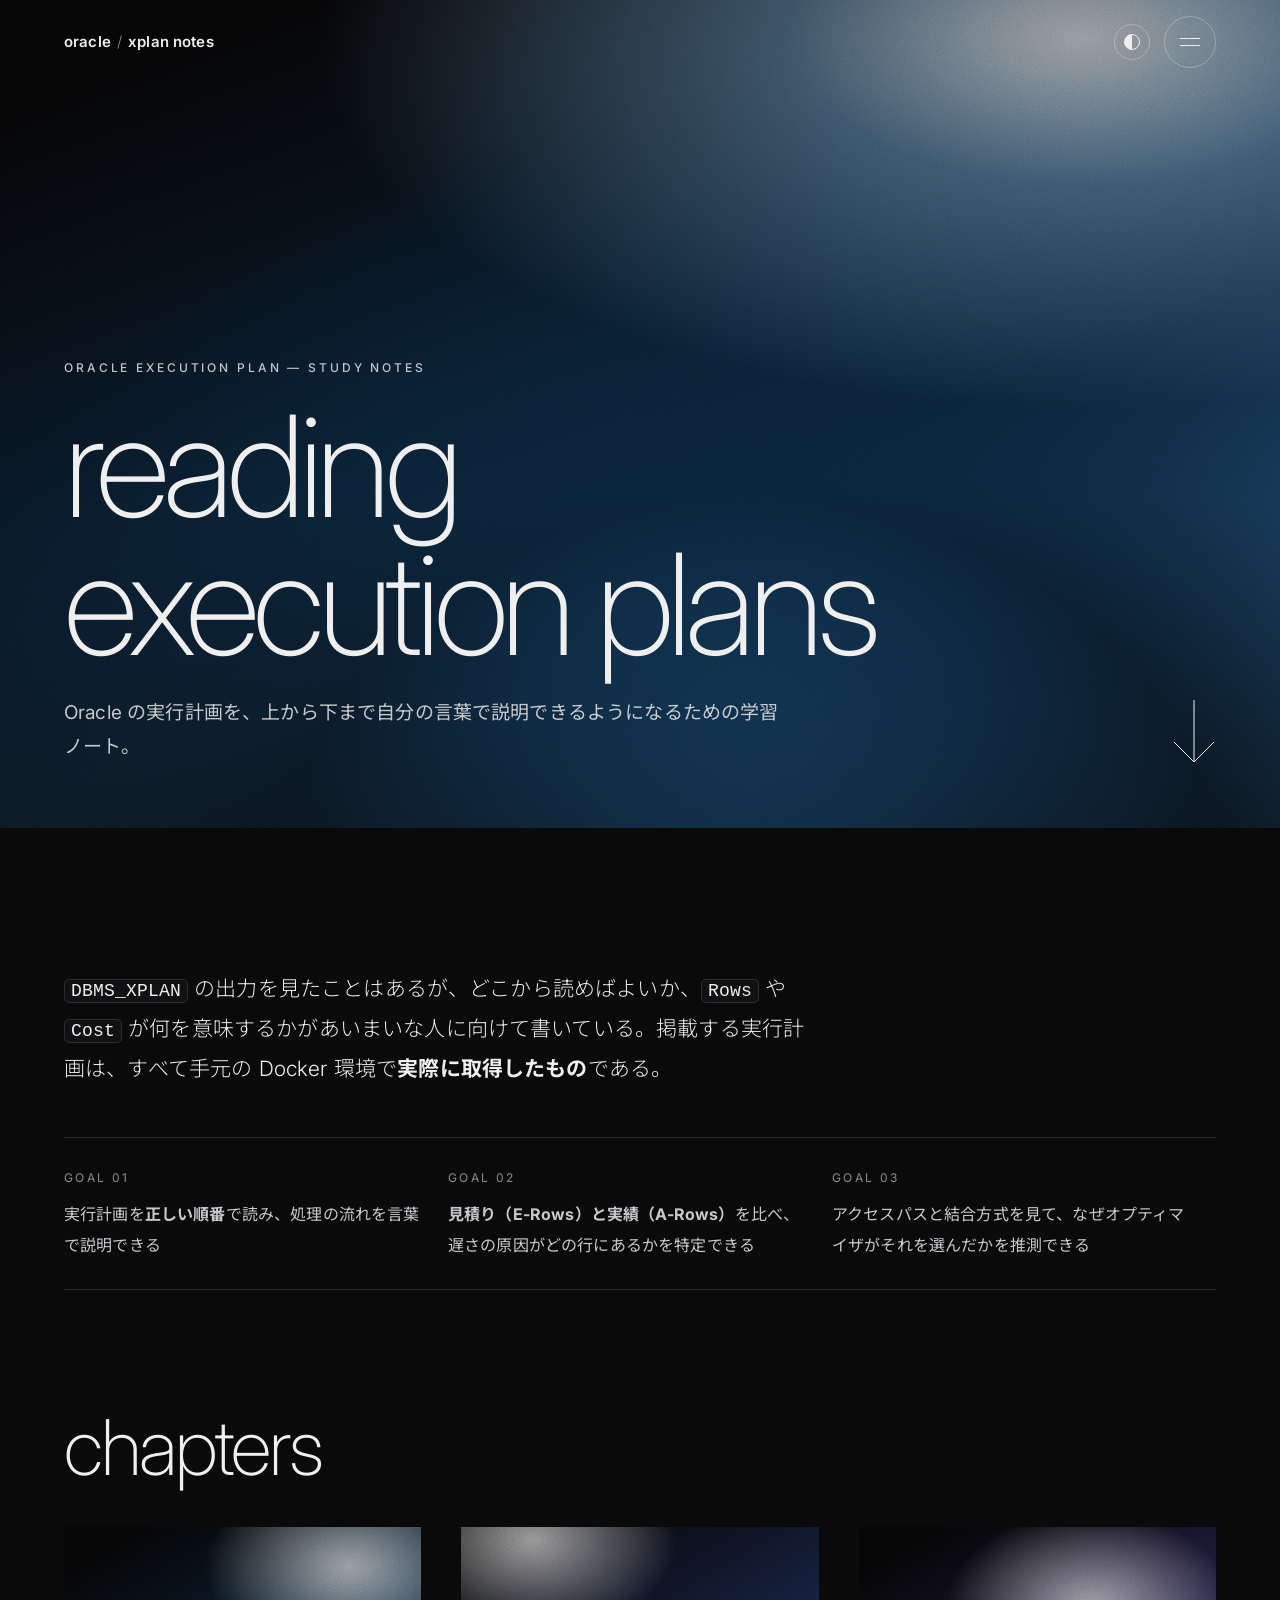
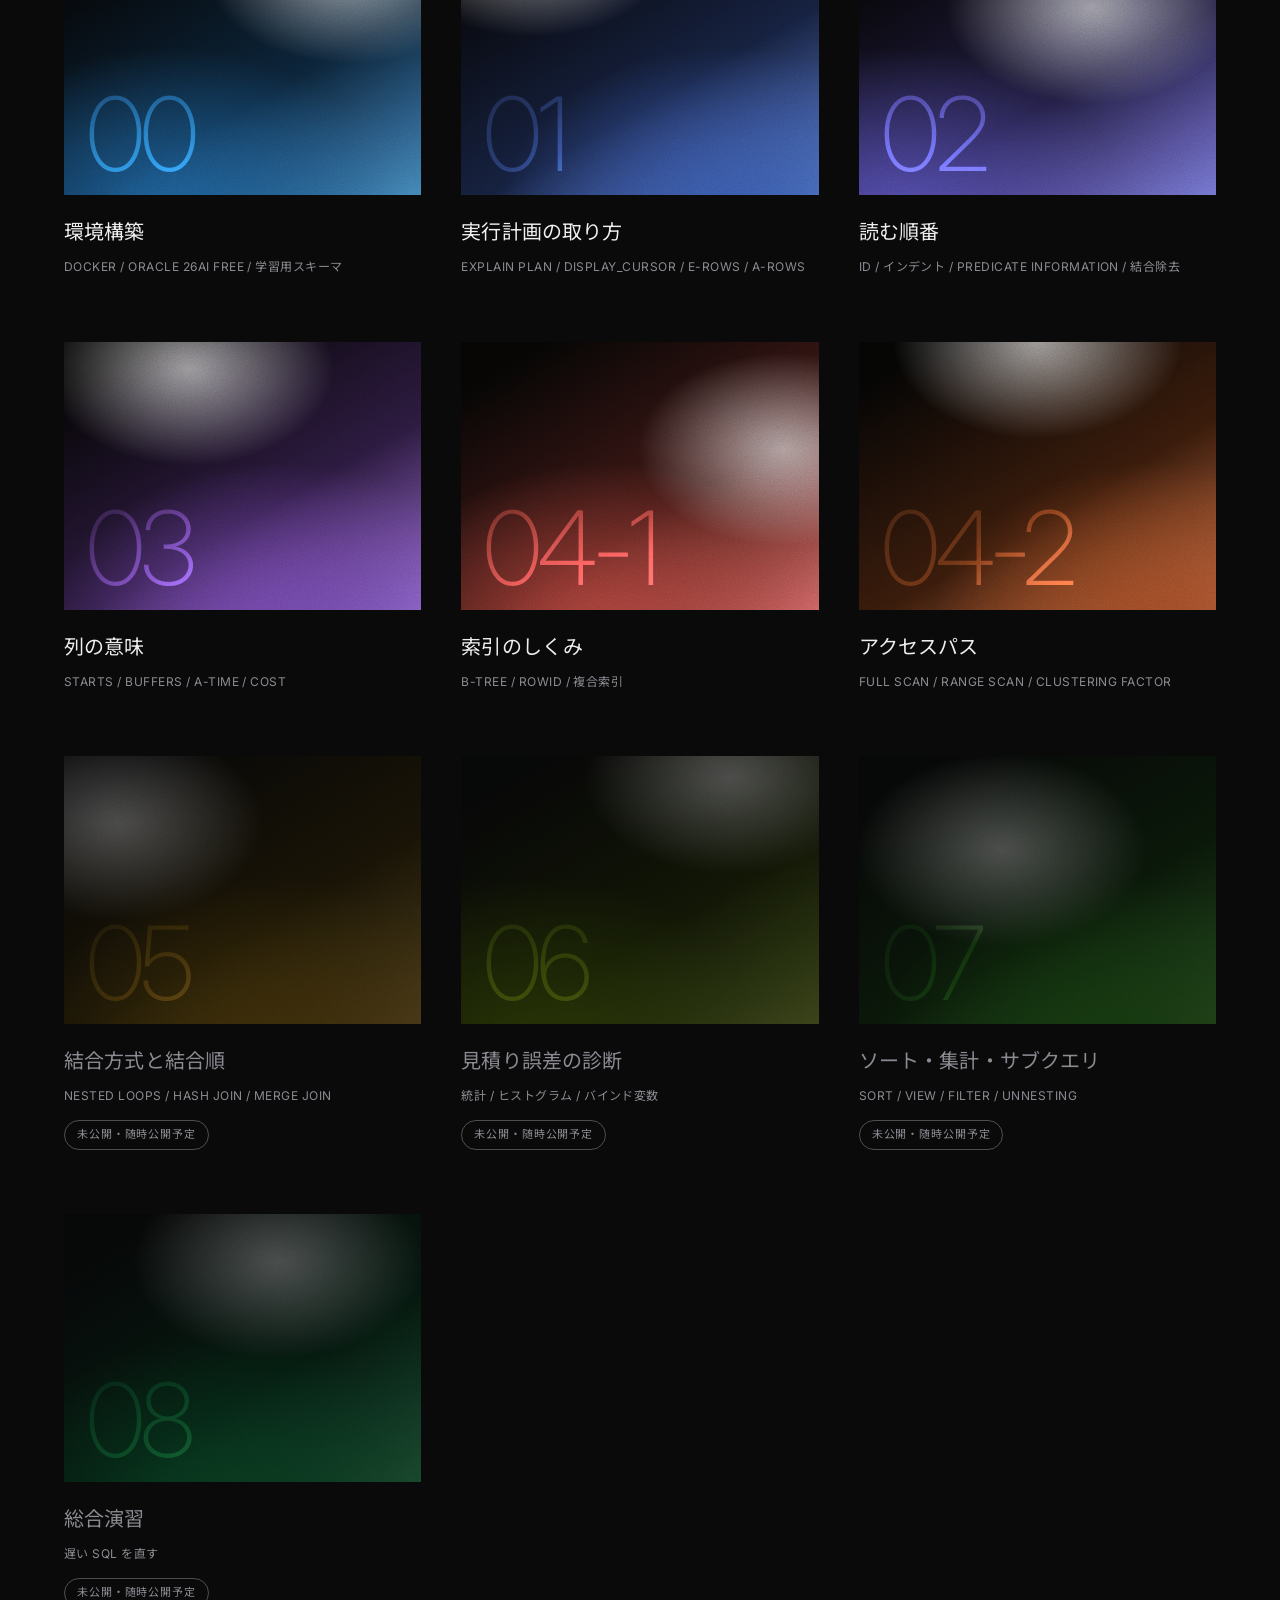
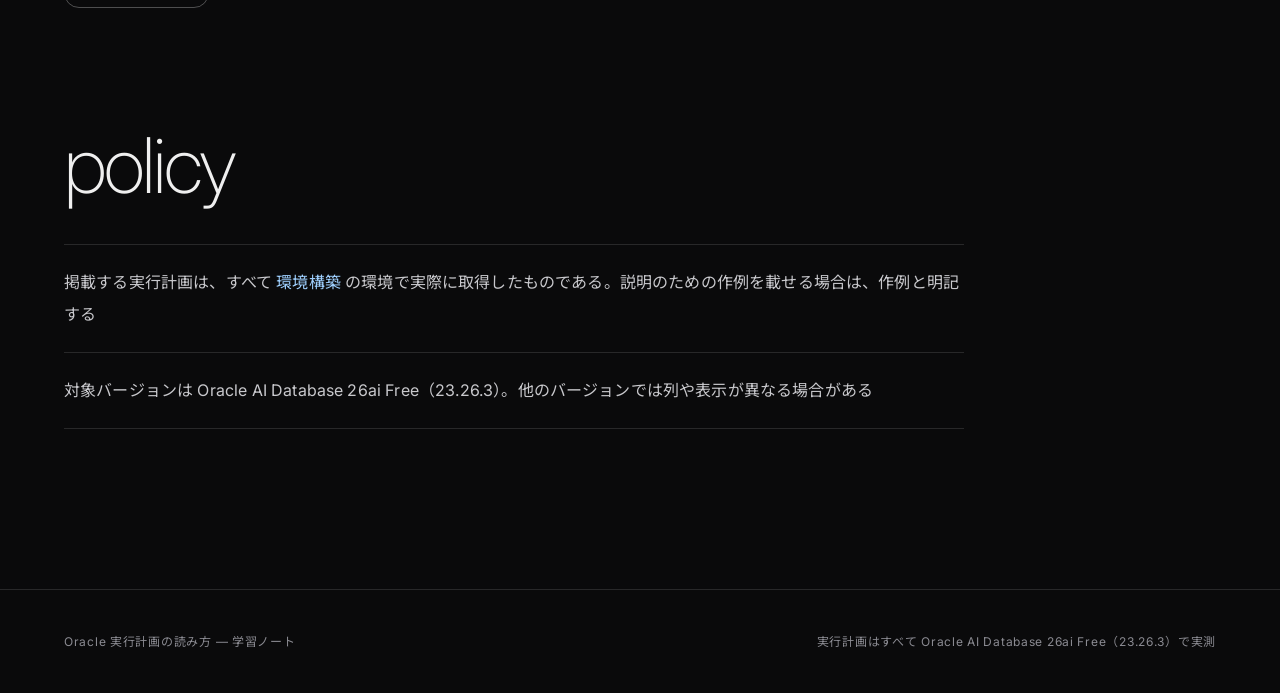
<file: docs/index.html>
<!doctype html>
<html lang="ja">
<head>
<meta charset="utf-8">
<meta name="viewport" content="width=device-width, initial-scale=1">
<title>Oracle 実行計画の読み方</title>
<meta name="description" content="DBMS_XPLAN の出力を上から下まで読めるようになるための学習ノート。掲載する実行計画はすべて実測。">
<link rel="preconnect" href="https://fonts.googleapis.com">
<link rel="preconnect" href="https://fonts.gstatic.com" crossorigin>
<link rel="stylesheet" href="https://fonts.googleapis.com/css2?family=Inter:wght@200;300;400;500;600&amp;family=Noto+Sans+JP:wght@300;400;500;700&amp;display=swap">
<link rel="stylesheet" href="assets/site.css">
<script src="assets/theme.js"></script>
</head>
<body class="home" data-root="" data-page="index.html">
<header class="site-header">
  <a class="brand" href="index.html">oracle<span>/</span>xplan notes</a>
  <div class="header-actions">
    <button class="theme-toggle" type="button" aria-label="配色を切り替える"></button>
    <button class="menu-toggle" type="button" aria-label="章の一覧を開く" aria-expanded="false" aria-controls="menu"><span></span><span></span></button>
  </div>
</header>
<div class="menu-overlay" id="menu"><nav class="menu-list" aria-label="章の一覧"></nav></div>

<section class="hero hero--top">
  <div class="hero-bg" aria-hidden="true"></div>
  <div class="hero-inner">
    <p class="eyebrow">Oracle Execution Plan — Study Notes</p>
    <h1>reading<br>execution plans</h1>
    <p class="sub">Oracle の実行計画を、上から下まで自分の言葉で説明できるようになるための学習ノート。</p>
  </div>
  <svg class="hero-arrow" viewBox="0 0 44 64" aria-hidden="true"><path d="M22 0v62M2 42l20 20 20-20"/></svg>
</section>

<main>
  <section class="section" id="about">
    <p class="lead"><code>DBMS_XPLAN</code> の出力を見たことはあるが、どこから読めばよいか、<code>Rows</code> や <code>Cost</code> が何を意味するかがあいまいな人に向けて書いている。掲載する実行計画は、すべて手元の Docker 環境で<strong>実際に取得したもの</strong>である。</p>
    <ol class="goals">
      <li><span class="n">GOAL 01</span>実行計画を<strong>正しい順番</strong>で読み、処理の流れを言葉で説明できる</li>
      <li><span class="n">GOAL 02</span><strong>見積り（E-Rows）と実績（A-Rows）</strong>を比べ、遅さの原因がどの行にあるかを特定できる</li>
      <li><span class="n">GOAL 03</span>アクセスパスと結合方式を見て、なぜオプティマイザがそれを選んだかを推測できる</li>
    </ol>
  </section>

  <section class="section" id="chapters">
    <div class="section-head">
      <h2 class="section-title">chapters</h2>
    </div>
    <div class="grid" id="chapter-grid"></div>
  </section>

  <section class="section" id="policy">
    <div class="section-head"><h2 class="section-title">policy</h2></div>
    <ul class="policy">
      <li>掲載する実行計画は、すべて <a href="chapters/00-setup.html">環境構築</a> の環境で実際に取得したものである。説明のための作例を載せる場合は、作例と明記する</li>
      <li>対象バージョンは Oracle AI Database 26ai Free（23.26.3）。他のバージョンでは列や表示が異なる場合がある</li>
    </ul>
  </section>
</main>

<footer class="site-footer">
  <span>Oracle 実行計画の読み方 — 学習ノート</span>
  <span>実行計画はすべて Oracle AI Database 26ai Free（23.26.3）で実測</span>
</footer>
<script src="assets/nav.js"></script>
</body>
</html>
</file>
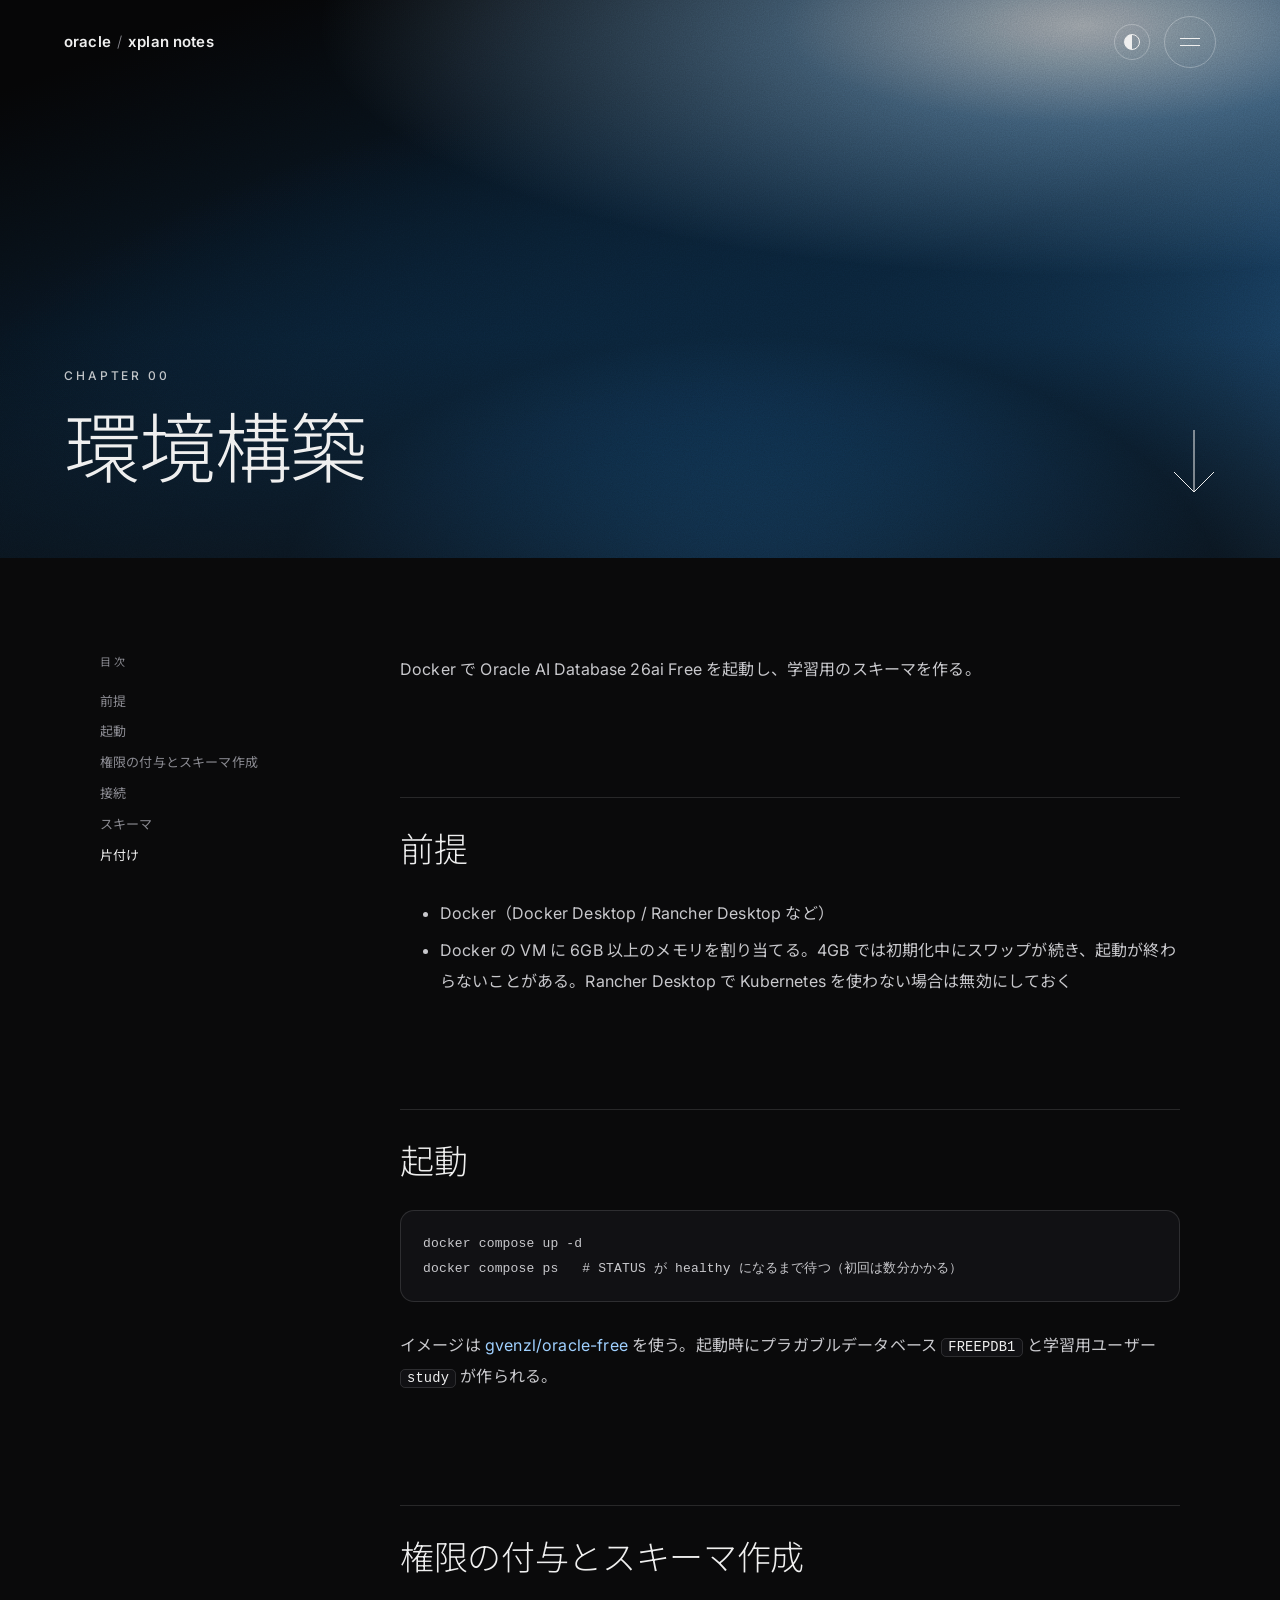
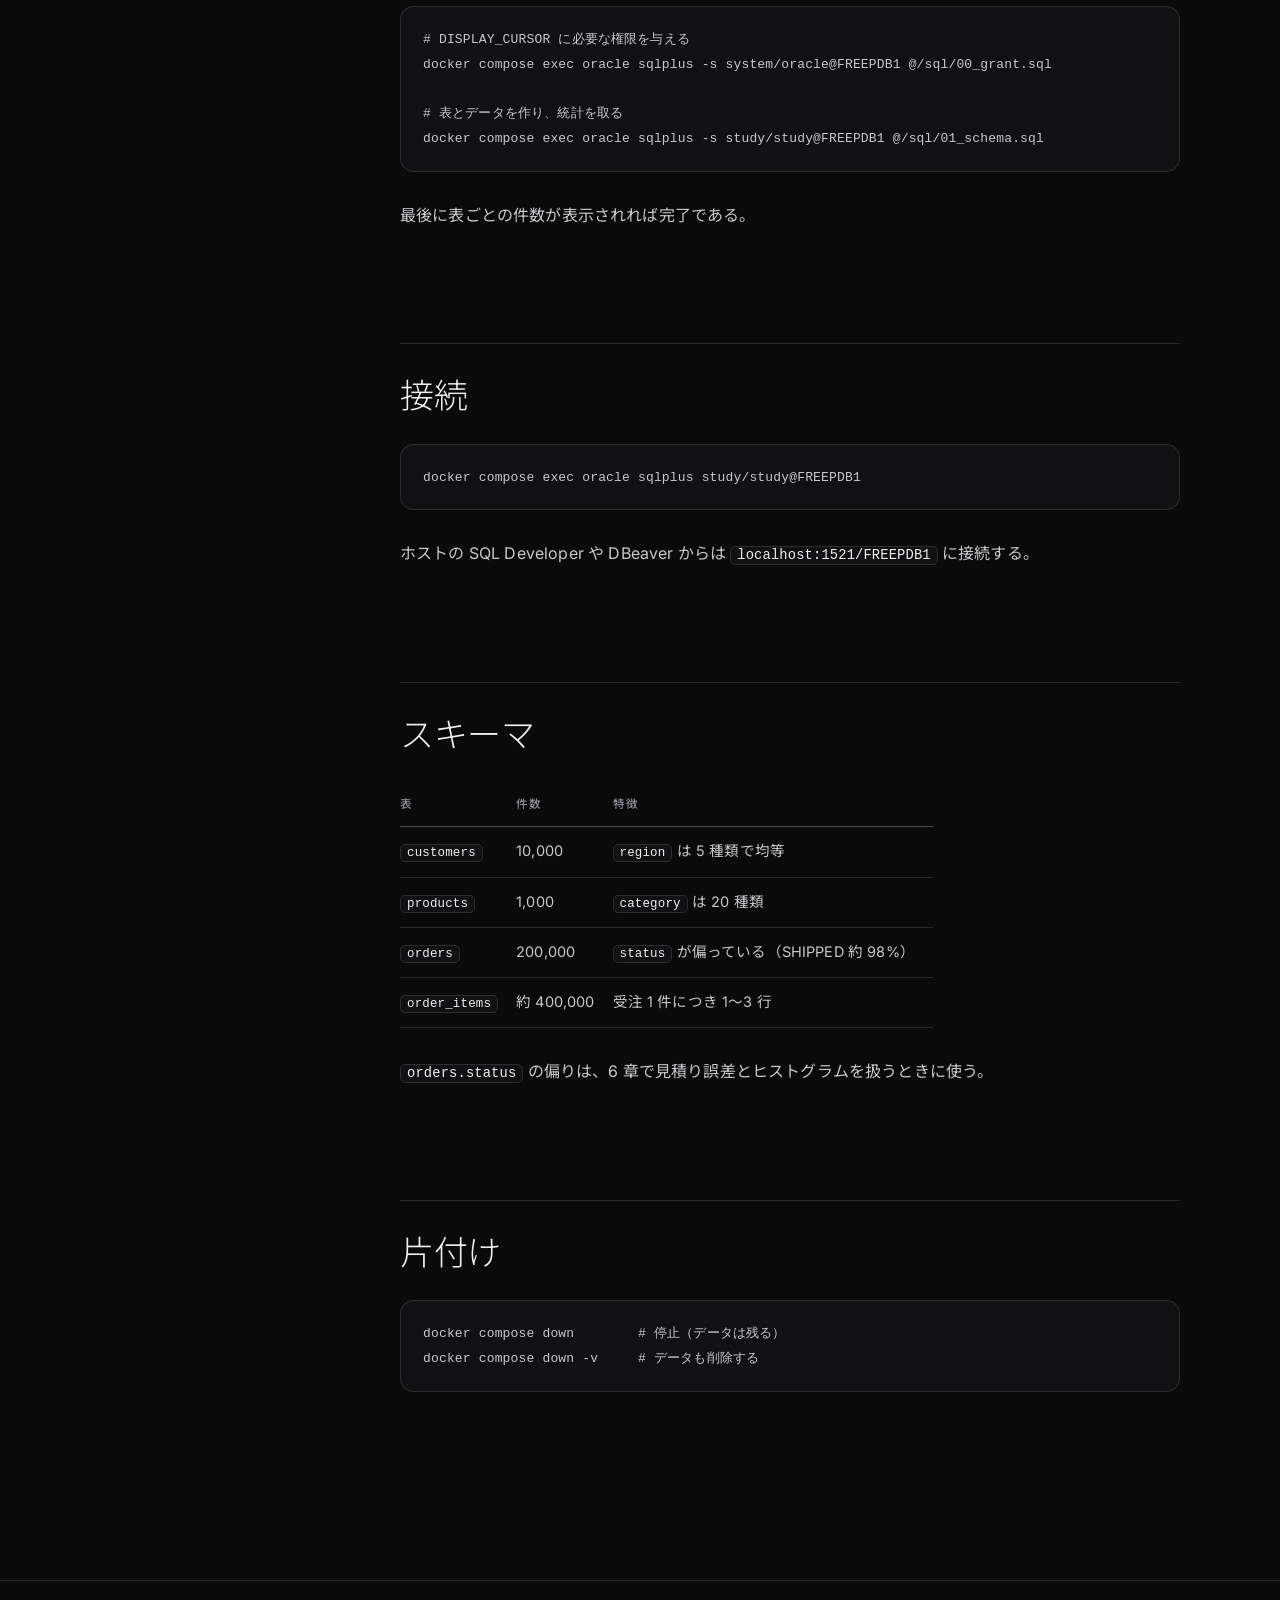
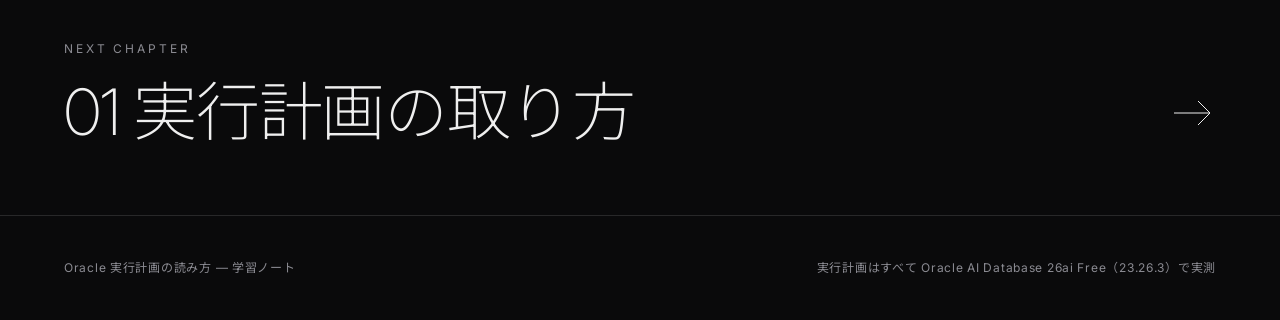
<file: docs/chapters/00-setup.html>
<!doctype html>
<html lang="ja">
<head>
<meta charset="utf-8">
<meta name="viewport" content="width=device-width, initial-scale=1">
<title>00 環境構築 — Oracle 実行計画の読み方</title>
<meta name="description" content="Docker で Oracle AI Database 26ai Free を起動し、学習用のスキーマを作る。">
<link rel="preconnect" href="https://fonts.googleapis.com">
<link rel="preconnect" href="https://fonts.gstatic.com" crossorigin>
<link rel="stylesheet" href="https://fonts.googleapis.com/css2?family=Inter:wght@200;300;400;500;600&amp;family=Noto+Sans+JP:wght@300;400;500;700&amp;display=swap">
<link rel="stylesheet" href="../assets/site.css">
<script src="../assets/theme.js"></script>
</head>
<body data-root="../" data-page="chapters/00-setup.html">
<header class="site-header">
  <a class="brand" href="../index.html">oracle<span>/</span>xplan notes</a>
  <div class="header-actions">
    <button class="theme-toggle" type="button" aria-label="配色を切り替える"></button>
    <button class="menu-toggle" type="button" aria-label="章の一覧を開く" aria-expanded="false" aria-controls="menu"><span></span><span></span></button>
  </div>
</header>
<div class="menu-overlay" id="menu"><nav class="menu-list" aria-label="章の一覧"></nav></div>

<section class="hero">
  <div class="hero-bg" aria-hidden="true"></div>
  <div class="hero-inner">
    <p class="eyebrow">Chapter 00</p>
    <h1>環境構築</h1>
  </div>
  <svg class="hero-arrow" viewBox="0 0 44 64" aria-hidden="true"><path d="M22 0v62M2 42l20 20 20-20"/></svg>
</section>

<div class="page-body">
  <aside class="page-toc" aria-label="このページの目次"><p class="toc-title">目次</p><ul><li><a href="#_1">前提</a></li><li><a href="#_2">起動</a></li><li><a href="#_3">権限の付与とスキーマ作成</a></li><li><a href="#_4">接続</a></li><li><a href="#_5">スキーマ</a></li><li><a href="#_6">片付け</a></li></ul></aside>
  <main class="content">
<article>
<p>Docker で Oracle AI Database 26ai Free を起動し、学習用のスキーマを作る。</p>
<h2 id="_1">前提</h2>
<ul>
<li>Docker（Docker Desktop / Rancher Desktop など）</li>
<li>Docker の VM に 6GB 以上のメモリを割り当てる。4GB では初期化中にスワップが続き、起動が終わらないことがある。Rancher Desktop で Kubernetes を使わない場合は無効にしておく</li>
</ul>
<h2 id="_2">起動</h2>
<pre><code class="language-sh">docker compose up -d
docker compose ps   # STATUS が healthy になるまで待つ（初回は数分かかる）
</code></pre>
<p>イメージは <a href="https://hub.docker.com/r/gvenzl/oracle-free">gvenzl/oracle-free</a> を使う。起動時にプラガブルデータベース <code>FREEPDB1</code> と学習用ユーザー <code>study</code> が作られる。</p>
<h2 id="_3">権限の付与とスキーマ作成</h2>
<pre><code class="language-sh"># DISPLAY_CURSOR に必要な権限を与える
docker compose exec oracle sqlplus -s system/oracle@FREEPDB1 @/sql/00_grant.sql

# 表とデータを作り、統計を取る
docker compose exec oracle sqlplus -s study/study@FREEPDB1 @/sql/01_schema.sql
</code></pre>
<p>最後に表ごとの件数が表示されれば完了である。</p>
<h2 id="_4">接続</h2>
<pre><code class="language-sh">docker compose exec oracle sqlplus study/study@FREEPDB1
</code></pre>
<p>ホストの SQL Developer や DBeaver からは <code>localhost:1521/FREEPDB1</code> に接続する。</p>
<h2 id="_5">スキーマ</h2>
<table>
<thead>
<tr>
<th>表</th>
<th>件数</th>
<th>特徴</th>
</tr>
</thead>
<tbody>
<tr>
<td><code>customers</code></td>
<td>10,000</td>
<td><code>region</code> は 5 種類で均等</td>
</tr>
<tr>
<td><code>products</code></td>
<td>1,000</td>
<td><code>category</code> は 20 種類</td>
</tr>
<tr>
<td><code>orders</code></td>
<td>200,000</td>
<td><code>status</code> が偏っている（SHIPPED 約 98%）</td>
</tr>
<tr>
<td><code>order_items</code></td>
<td>約 400,000</td>
<td>受注 1 件につき 1〜3 行</td>
</tr>
</tbody>
</table>
<p><code>orders.status</code> の偏りは、6 章で見積り誤差とヒストグラムを扱うときに使う。</p>
<h2 id="_6">片付け</h2>
<pre><code class="language-sh">docker compose down        # 停止（データは残る）
docker compose down -v     # データも削除する
</code></pre>
</article>
  </main>
</div>

<nav class="pager" aria-label="ほかの章へ"></nav>
<footer class="site-footer">
  <span>Oracle 実行計画の読み方 — 学習ノート</span>
  <span>実行計画はすべて Oracle AI Database 26ai Free（23.26.3）で実測</span>
</footer>
<script src="../assets/nav.js"></script>
</body>
</html>
</file>
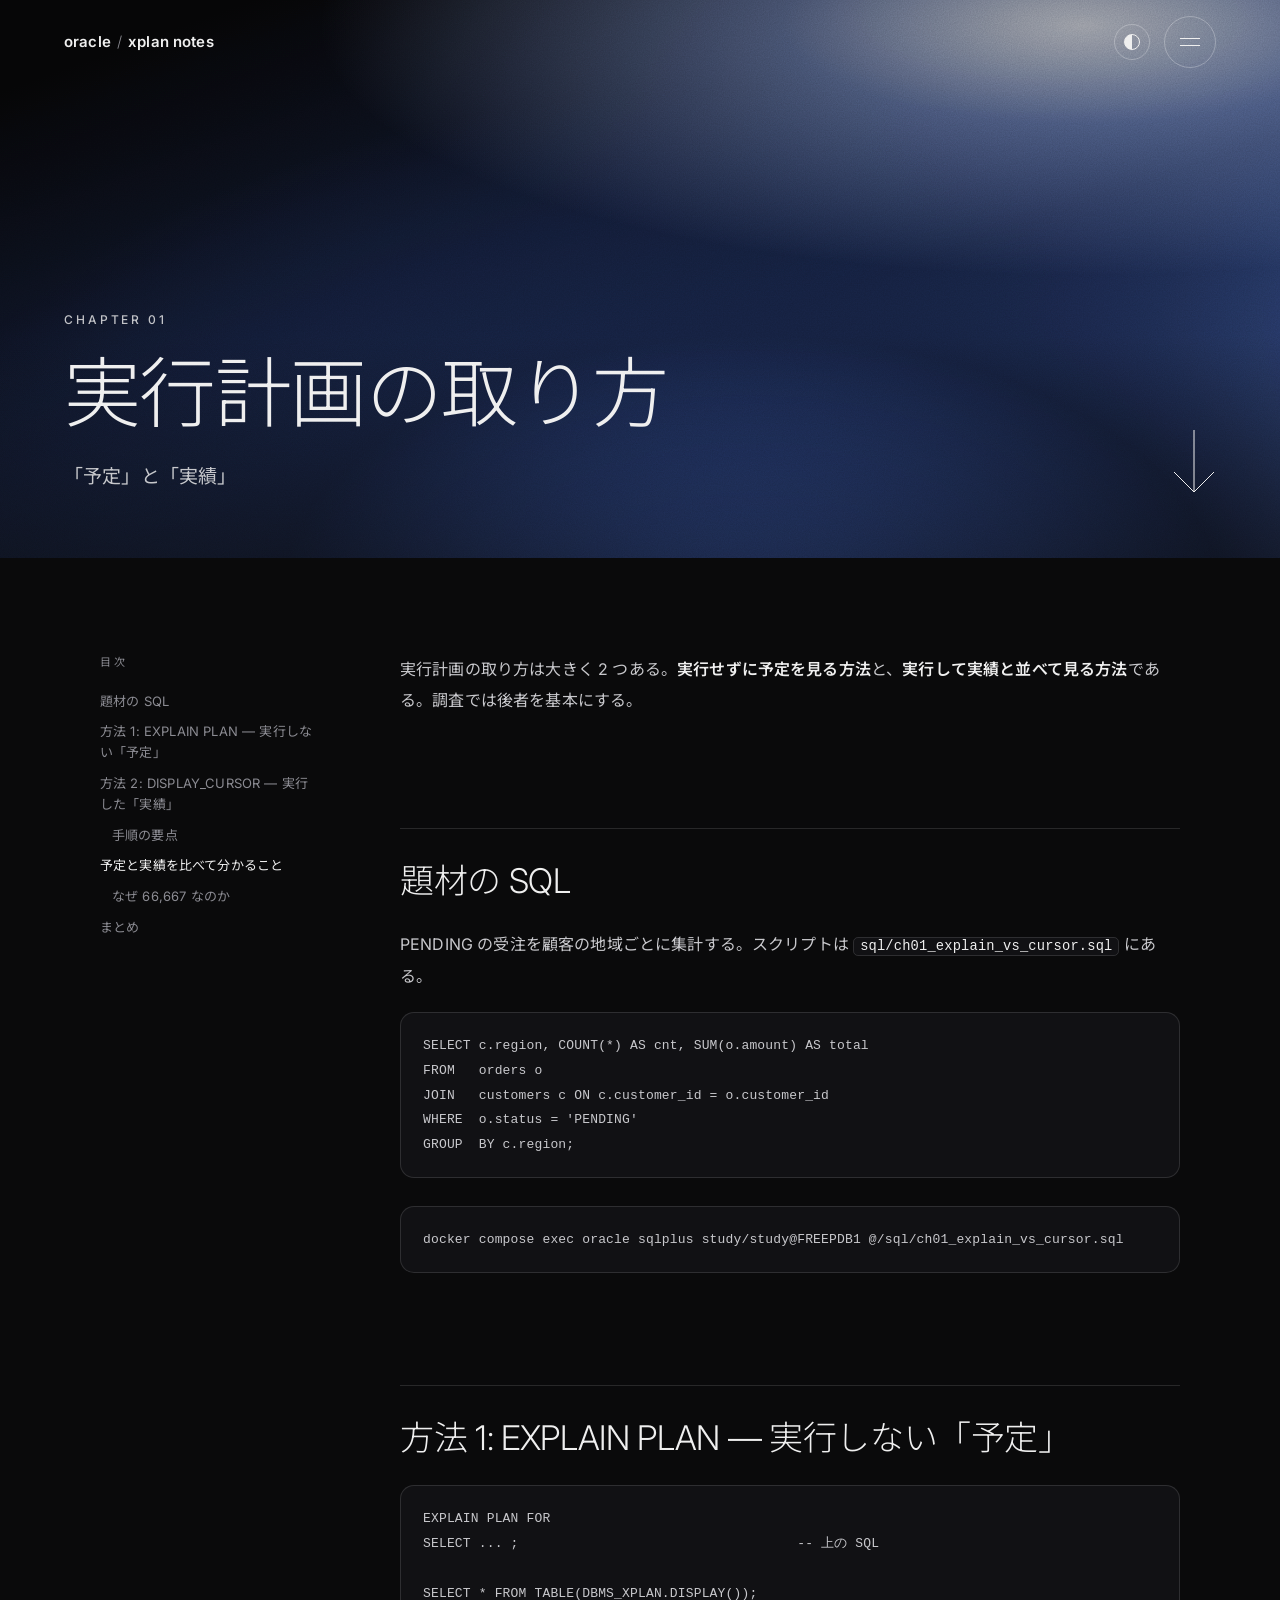
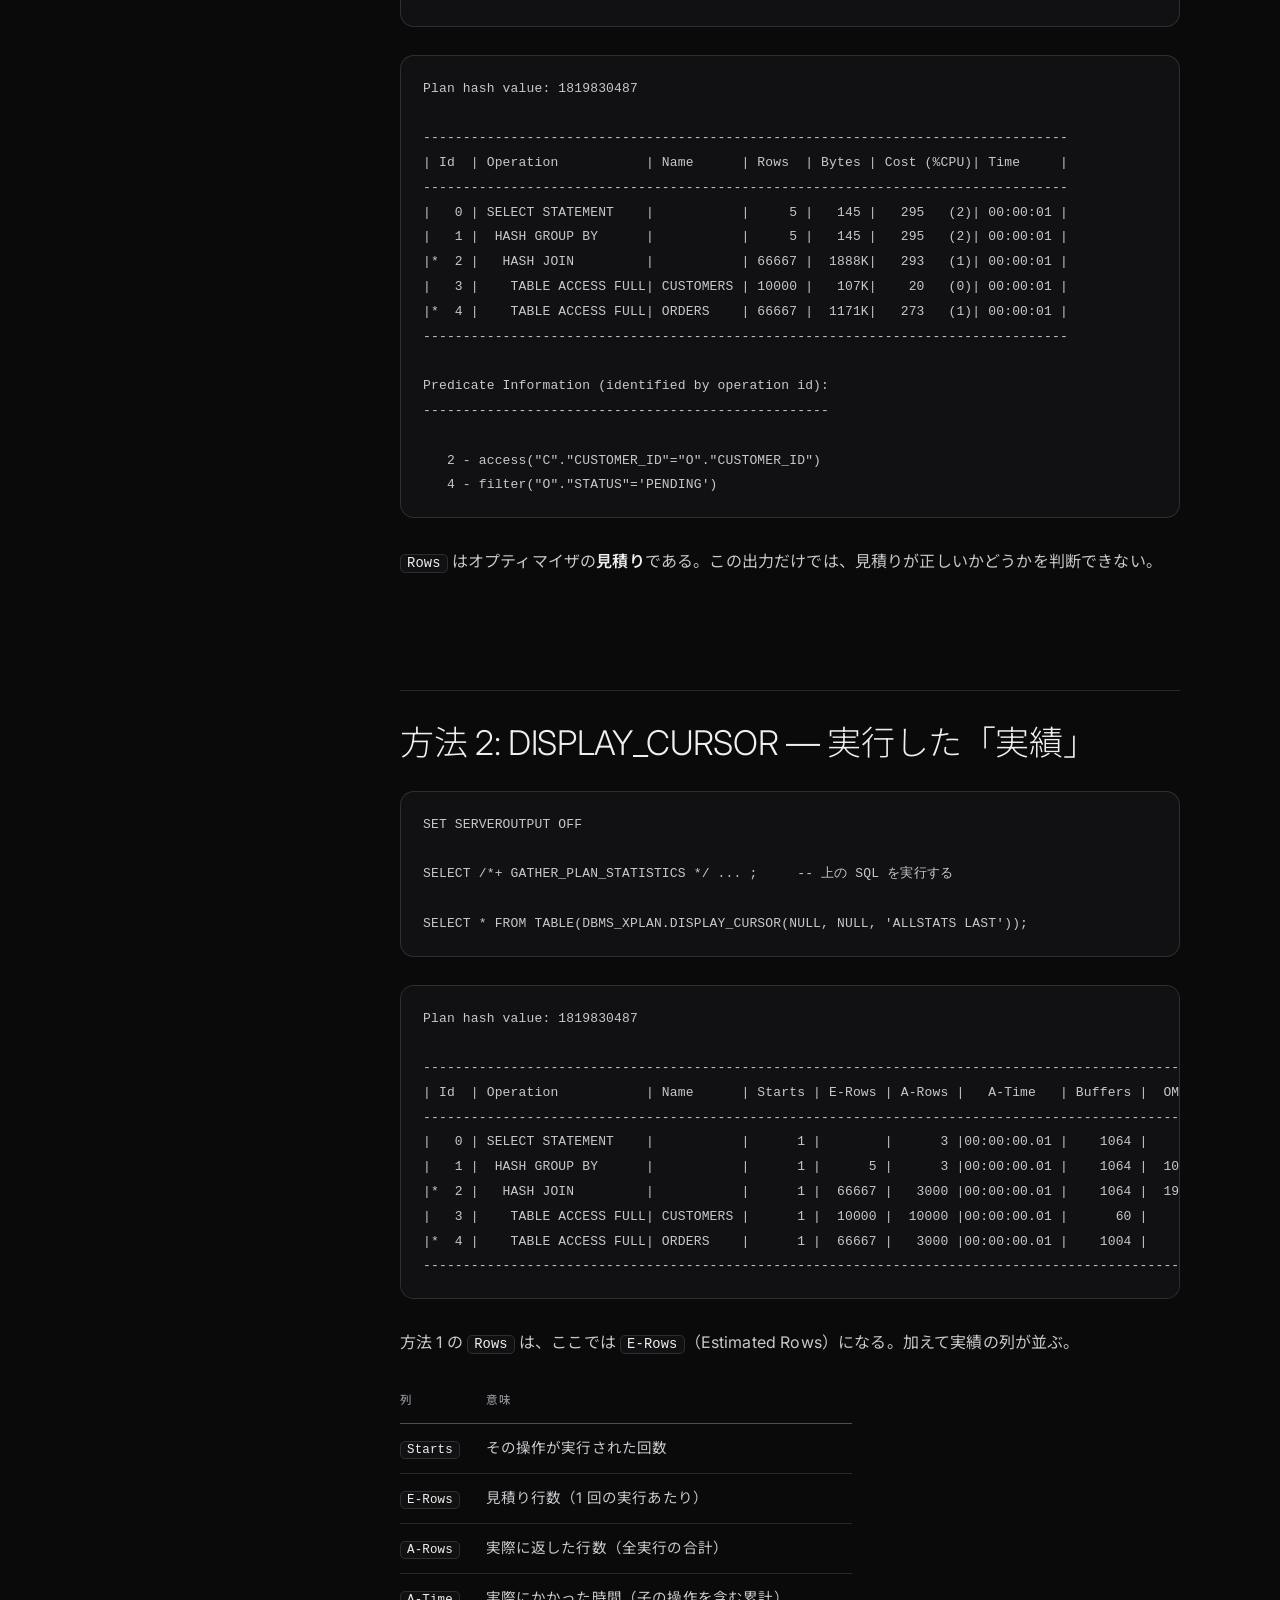
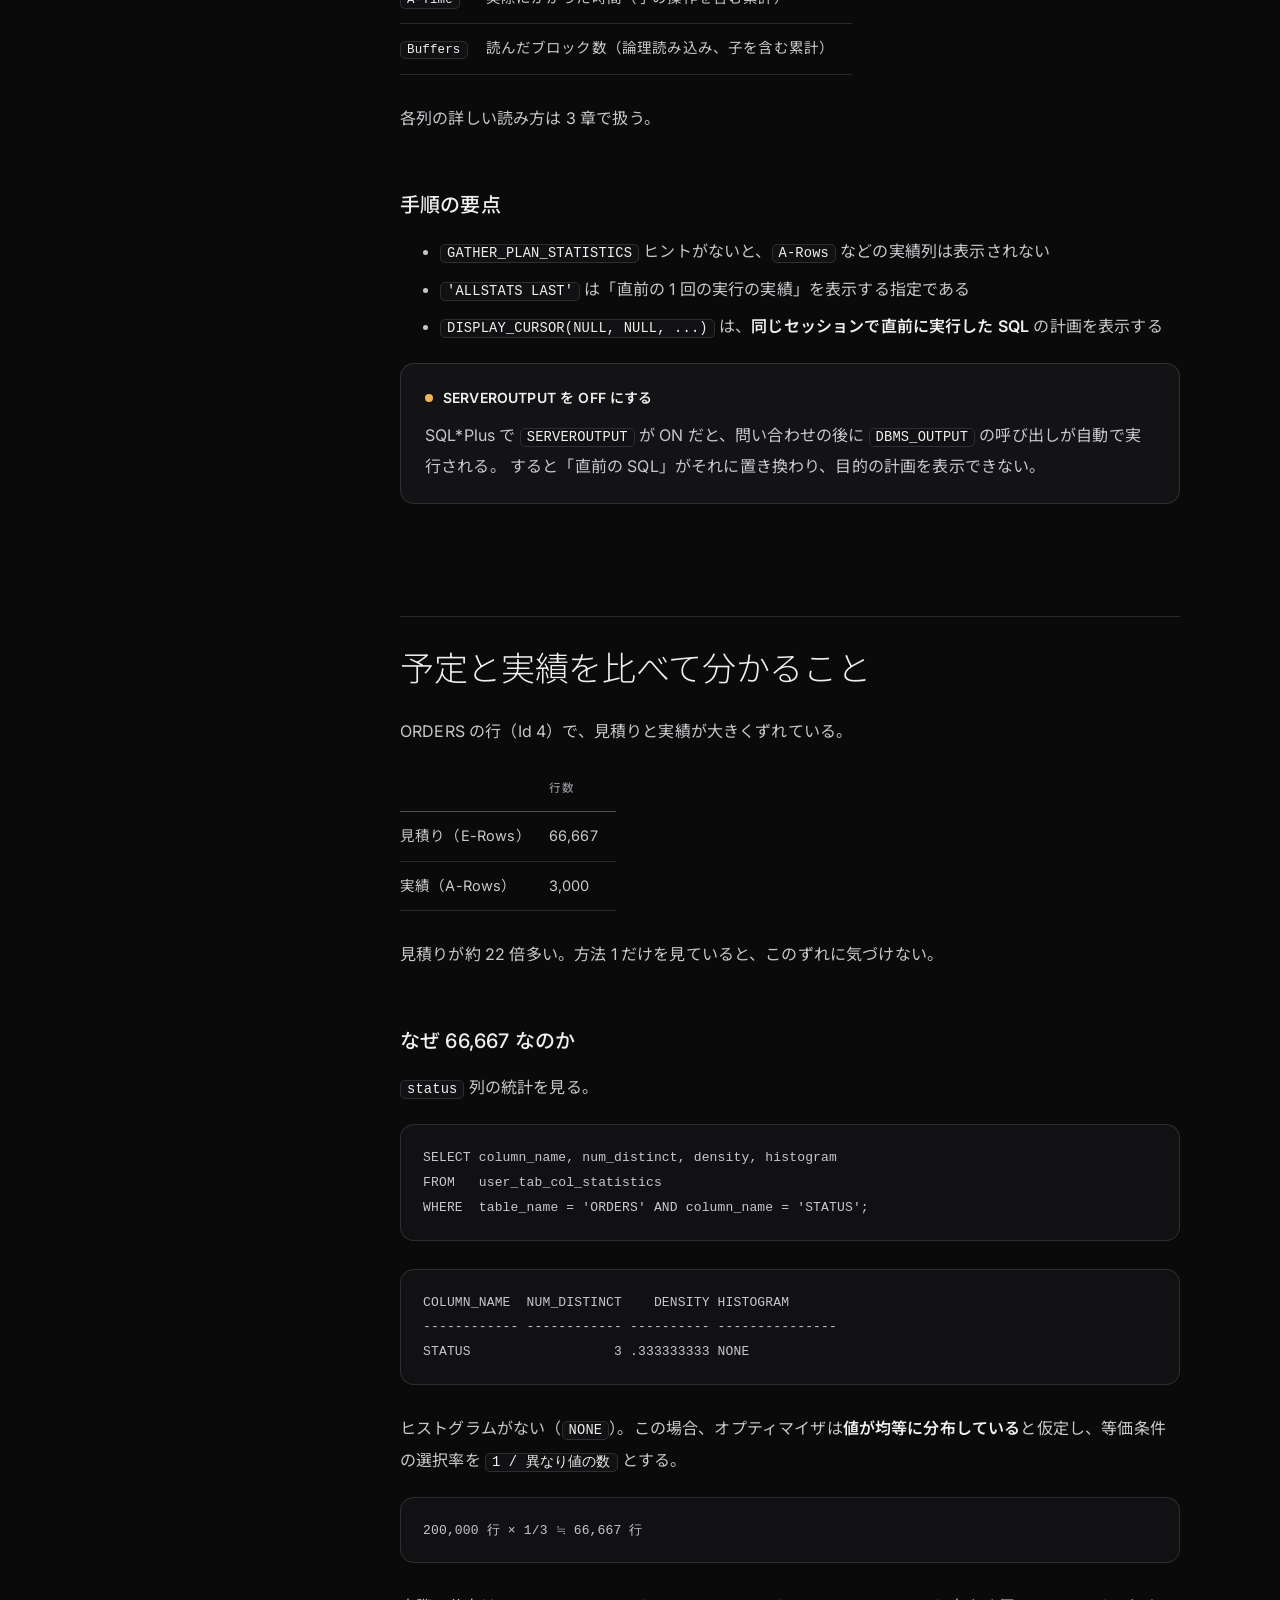
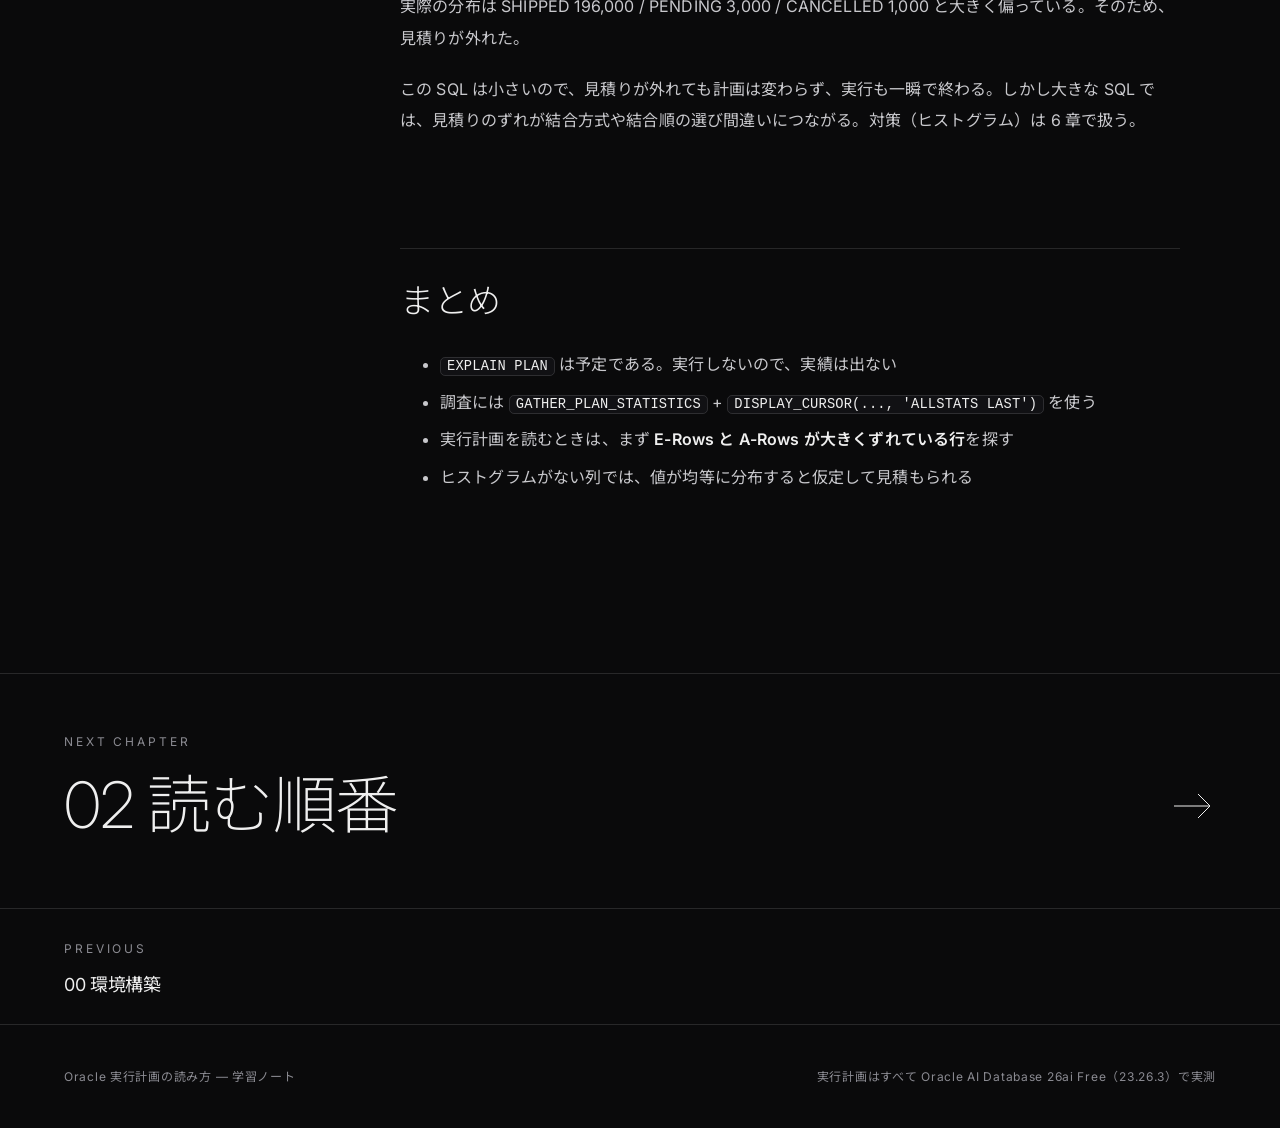
<file: docs/chapters/01-how-to-get.html>
<!doctype html>
<html lang="ja">
<head>
<meta charset="utf-8">
<meta name="viewport" content="width=device-width, initial-scale=1">
<title>01 実行計画の取り方 — Oracle 実行計画の読み方</title>
<meta name="description" content="実行計画の取り方は大きく 2 つある。実行せずに予定を見る方法と、実行して実績と並べて見る方法である。調査では後者を基本にする。">
<link rel="preconnect" href="https://fonts.googleapis.com">
<link rel="preconnect" href="https://fonts.gstatic.com" crossorigin>
<link rel="stylesheet" href="https://fonts.googleapis.com/css2?family=Inter:wght@200;300;400;500;600&amp;family=Noto+Sans+JP:wght@300;400;500;700&amp;display=swap">
<link rel="stylesheet" href="../assets/site.css">
<script src="../assets/theme.js"></script>
</head>
<body data-root="../" data-page="chapters/01-how-to-get.html">
<header class="site-header">
  <a class="brand" href="../index.html">oracle<span>/</span>xplan notes</a>
  <div class="header-actions">
    <button class="theme-toggle" type="button" aria-label="配色を切り替える"></button>
    <button class="menu-toggle" type="button" aria-label="章の一覧を開く" aria-expanded="false" aria-controls="menu"><span></span><span></span></button>
  </div>
</header>
<div class="menu-overlay" id="menu"><nav class="menu-list" aria-label="章の一覧"></nav></div>

<section class="hero">
  <div class="hero-bg" aria-hidden="true"></div>
  <div class="hero-inner">
    <p class="eyebrow">Chapter 01</p>
    <h1>実行計画の取り方</h1>
    <p class="sub">「予定」と「実績」</p>
  </div>
  <svg class="hero-arrow" viewBox="0 0 44 64" aria-hidden="true"><path d="M22 0v62M2 42l20 20 20-20"/></svg>
</section>

<div class="page-body">
  <aside class="page-toc" aria-label="このページの目次"><p class="toc-title">目次</p><ul><li><a href="#sql">題材の SQL</a></li><li><a href="#1-explain-plan">方法 1: EXPLAIN PLAN — 実行しない「予定」</a></li><li><a href="#2-display_cursor">方法 2: DISPLAY_CURSOR — 実行した「実績」</a><ul><li><a href="#_1">手順の要点</a></li></ul></li><li><a href="#_2">予定と実績を比べて分かること</a><ul><li><a href="#66667">なぜ 66,667 なのか</a></li></ul></li><li><a href="#_3">まとめ</a></li></ul></aside>
  <main class="content">
<article>
<p>実行計画の取り方は大きく 2 つある。<strong>実行せずに予定を見る方法</strong>と、<strong>実行して実績と並べて見る方法</strong>である。調査では後者を基本にする。</p>
<h2 id="sql">題材の SQL</h2>
<p>PENDING の受注を顧客の地域ごとに集計する。スクリプトは <code>sql/ch01_explain_vs_cursor.sql</code> にある。</p>
<pre><code class="language-sql">SELECT c.region, COUNT(*) AS cnt, SUM(o.amount) AS total
FROM   orders o
JOIN   customers c ON c.customer_id = o.customer_id
WHERE  o.status = 'PENDING'
GROUP  BY c.region;
</code></pre>
<pre><code class="language-sh">docker compose exec oracle sqlplus study/study@FREEPDB1 @/sql/ch01_explain_vs_cursor.sql
</code></pre>
<h2 id="1-explain-plan">方法 1: EXPLAIN PLAN — 実行しない「予定」</h2>
<pre><code class="language-sql">EXPLAIN PLAN FOR
SELECT ... ;                                   -- 上の SQL

SELECT * FROM TABLE(DBMS_XPLAN.DISPLAY());
</code></pre>
<pre><code class="language-text">Plan hash value: 1819830487

---------------------------------------------------------------------------------
| Id  | Operation           | Name      | Rows  | Bytes | Cost (%CPU)| Time     |
---------------------------------------------------------------------------------
|   0 | SELECT STATEMENT    |           |     5 |   145 |   295   (2)| 00:00:01 |
|   1 |  HASH GROUP BY      |           |     5 |   145 |   295   (2)| 00:00:01 |
|*  2 |   HASH JOIN         |           | 66667 |  1888K|   293   (1)| 00:00:01 |
|   3 |    TABLE ACCESS FULL| CUSTOMERS | 10000 |   107K|    20   (0)| 00:00:01 |
|*  4 |    TABLE ACCESS FULL| ORDERS    | 66667 |  1171K|   273   (1)| 00:00:01 |
---------------------------------------------------------------------------------

Predicate Information (identified by operation id):
---------------------------------------------------

   2 - access(&quot;C&quot;.&quot;CUSTOMER_ID&quot;=&quot;O&quot;.&quot;CUSTOMER_ID&quot;)
   4 - filter(&quot;O&quot;.&quot;STATUS&quot;='PENDING')
</code></pre>
<p><code>Rows</code> はオプティマイザの<strong>見積り</strong>である。この出力だけでは、見積りが正しいかどうかを判断できない。</p>
<h2 id="2-display_cursor">方法 2: DISPLAY_CURSOR — 実行した「実績」</h2>
<pre><code class="language-sql">SET SERVEROUTPUT OFF

SELECT /*+ GATHER_PLAN_STATISTICS */ ... ;     -- 上の SQL を実行する

SELECT * FROM TABLE(DBMS_XPLAN.DISPLAY_CURSOR(NULL, NULL, 'ALLSTATS LAST'));
</code></pre>
<pre><code class="language-text">Plan hash value: 1819830487

----------------------------------------------------------------------------------------------------------------------
| Id  | Operation           | Name      | Starts | E-Rows | A-Rows |   A-Time   | Buffers |  OMem |  1Mem | Used-Mem |
----------------------------------------------------------------------------------------------------------------------
|   0 | SELECT STATEMENT    |           |      1 |        |      3 |00:00:00.01 |    1064 |       |       |          |
|   1 |  HASH GROUP BY      |           |      1 |      5 |      3 |00:00:00.01 |    1064 |  1088K|  1088K|          |
|*  2 |   HASH JOIN         |           |      1 |  66667 |   3000 |00:00:00.01 |    1064 |  1947K|  1947K| 1986K (0)|
|   3 |    TABLE ACCESS FULL| CUSTOMERS |      1 |  10000 |  10000 |00:00:00.01 |      60 |       |       |          |
|*  4 |    TABLE ACCESS FULL| ORDERS    |      1 |  66667 |   3000 |00:00:00.01 |    1004 |       |       |          |
----------------------------------------------------------------------------------------------------------------------
</code></pre>
<p>方法 1 の <code>Rows</code> は、ここでは <code>E-Rows</code>（Estimated Rows）になる。加えて実績の列が並ぶ。</p>
<table>
<thead>
<tr>
<th>列</th>
<th>意味</th>
</tr>
</thead>
<tbody>
<tr>
<td><code>Starts</code></td>
<td>その操作が実行された回数</td>
</tr>
<tr>
<td><code>E-Rows</code></td>
<td>見積り行数（1 回の実行あたり）</td>
</tr>
<tr>
<td><code>A-Rows</code></td>
<td>実際に返した行数（全実行の合計）</td>
</tr>
<tr>
<td><code>A-Time</code></td>
<td>実際にかかった時間（子の操作を含む累計）</td>
</tr>
<tr>
<td><code>Buffers</code></td>
<td>読んだブロック数（論理読み込み、子を含む累計）</td>
</tr>
</tbody>
</table>
<p>各列の詳しい読み方は 3 章で扱う。</p>
<h3 id="_1">手順の要点</h3>
<ul>
<li><code>GATHER_PLAN_STATISTICS</code> ヒントがないと、<code>A-Rows</code> などの実績列は表示されない</li>
<li><code>'ALLSTATS LAST'</code> は「直前の 1 回の実行の実績」を表示する指定である</li>
<li><code>DISPLAY_CURSOR(NULL, NULL, ...)</code> は、<strong>同じセッションで直前に実行した SQL</strong> の計画を表示する</li>
</ul>
<div class="admonition warning">
<p class="admonition-title">SERVEROUTPUT を OFF にする</p>
<p>SQL*Plus で <code>SERVEROUTPUT</code> が ON だと、問い合わせの後に <code>DBMS_OUTPUT</code> の呼び出しが自動で実行される。
すると「直前の SQL」がそれに置き換わり、目的の計画を表示できない。</p>
</div>
<h2 id="_2">予定と実績を比べて分かること</h2>
<p>ORDERS の行（Id 4）で、見積りと実績が大きくずれている。</p>
<table>
<thead>
<tr>
<th></th>
<th>行数</th>
</tr>
</thead>
<tbody>
<tr>
<td>見積り（E-Rows）</td>
<td>66,667</td>
</tr>
<tr>
<td>実績（A-Rows）</td>
<td>3,000</td>
</tr>
</tbody>
</table>
<p>見積りが約 22 倍多い。方法 1 だけを見ていると、このずれに気づけない。</p>
<h3 id="66667">なぜ 66,667 なのか</h3>
<p><code>status</code> 列の統計を見る。</p>
<pre><code class="language-sql">SELECT column_name, num_distinct, density, histogram
FROM   user_tab_col_statistics
WHERE  table_name = 'ORDERS' AND column_name = 'STATUS';
</code></pre>
<pre><code class="language-text">COLUMN_NAME  NUM_DISTINCT    DENSITY HISTOGRAM
------------ ------------ ---------- ---------------
STATUS                  3 .333333333 NONE
</code></pre>
<p>ヒストグラムがない（<code>NONE</code>）。この場合、オプティマイザは<strong>値が均等に分布している</strong>と仮定し、等価条件の選択率を <code>1 / 異なり値の数</code> とする。</p>
<pre><code class="language-text">200,000 行 × 1/3 ≒ 66,667 行
</code></pre>
<p>実際の分布は SHIPPED 196,000 / PENDING 3,000 / CANCELLED 1,000 と大きく偏っている。そのため、見積りが外れた。</p>
<p>この SQL は小さいので、見積りが外れても計画は変わらず、実行も一瞬で終わる。しかし大きな SQL では、見積りのずれが結合方式や結合順の選び間違いにつながる。対策（ヒストグラム）は 6 章で扱う。</p>
<h2 id="_3">まとめ</h2>
<ul>
<li><code>EXPLAIN PLAN</code> は予定である。実行しないので、実績は出ない</li>
<li>調査には <code>GATHER_PLAN_STATISTICS</code> + <code>DISPLAY_CURSOR(..., 'ALLSTATS LAST')</code> を使う</li>
<li>実行計画を読むときは、まず <strong>E-Rows と A-Rows が大きくずれている行</strong>を探す</li>
<li>ヒストグラムがない列では、値が均等に分布すると仮定して見積もられる</li>
</ul>
</article>
  </main>
</div>

<nav class="pager" aria-label="ほかの章へ"></nav>
<footer class="site-footer">
  <span>Oracle 実行計画の読み方 — 学習ノート</span>
  <span>実行計画はすべて Oracle AI Database 26ai Free（23.26.3）で実測</span>
</footer>
<script src="../assets/nav.js"></script>
</body>
</html>
</file>
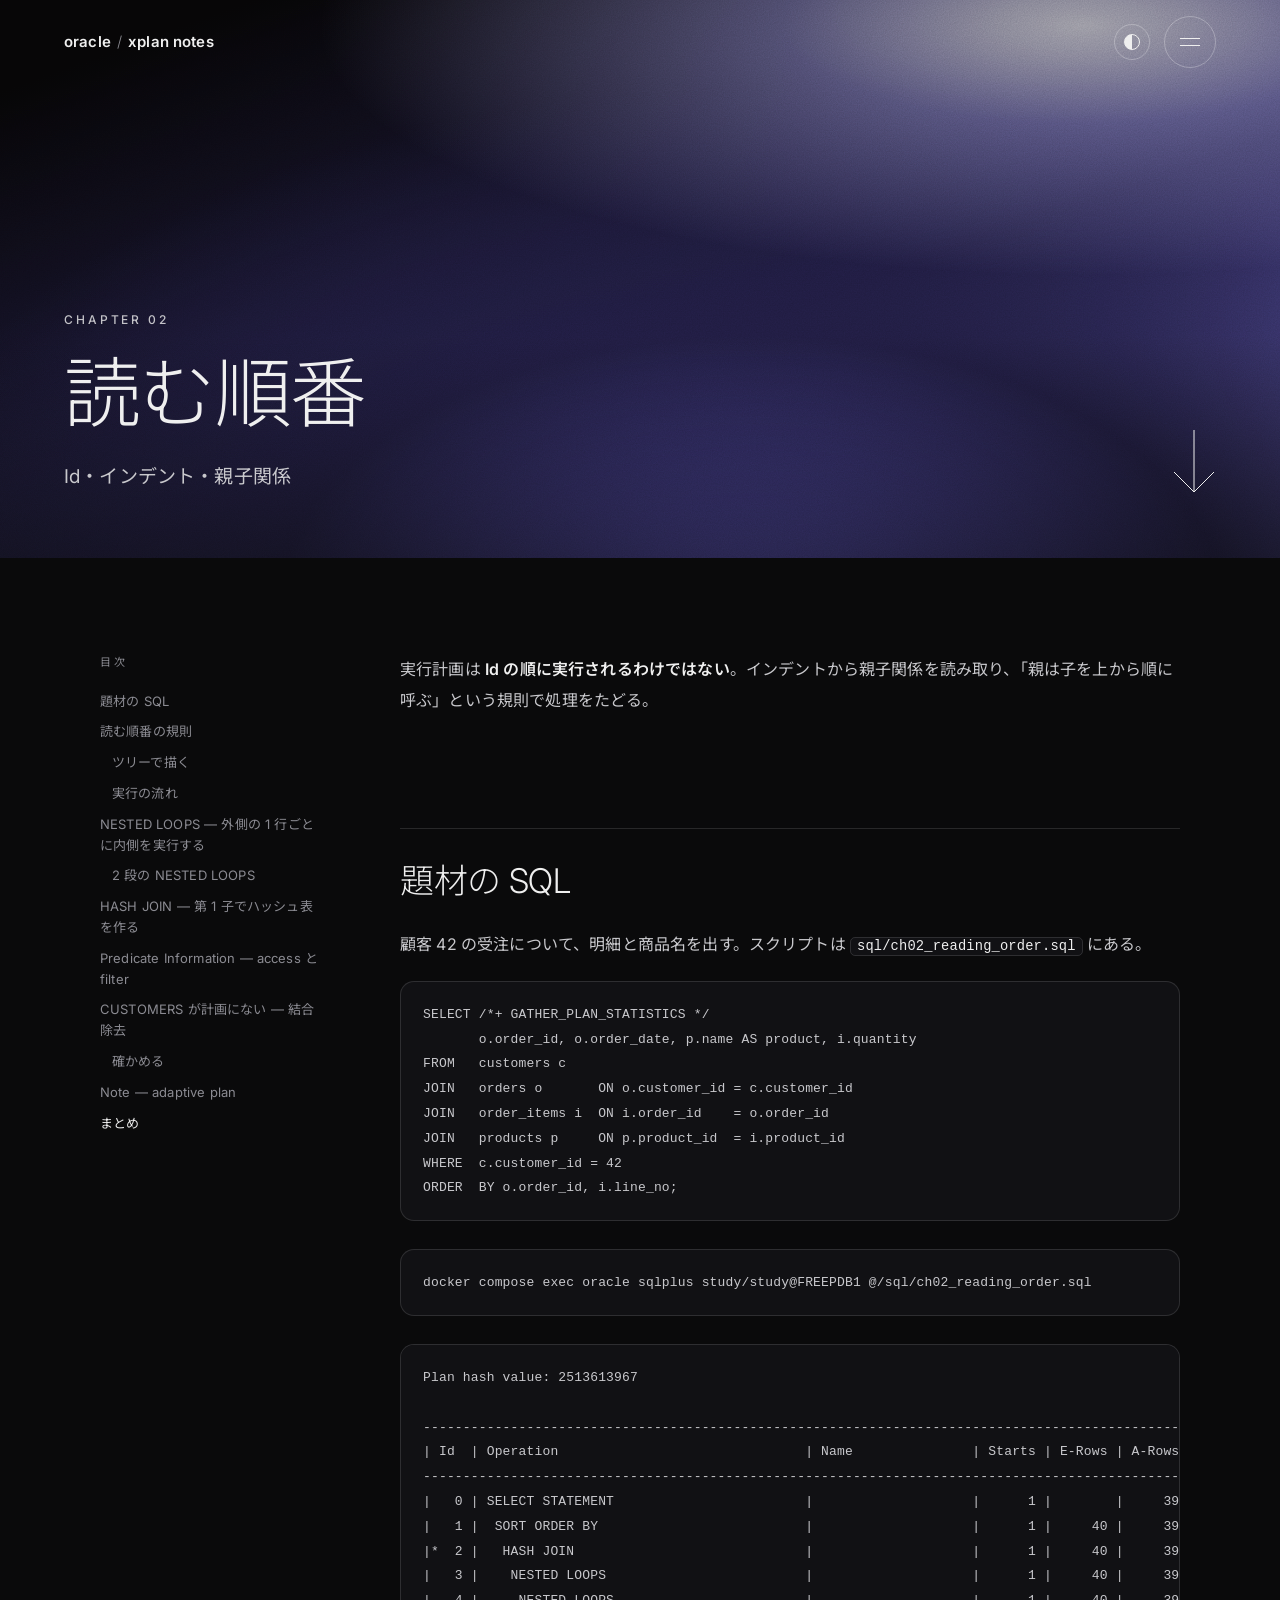
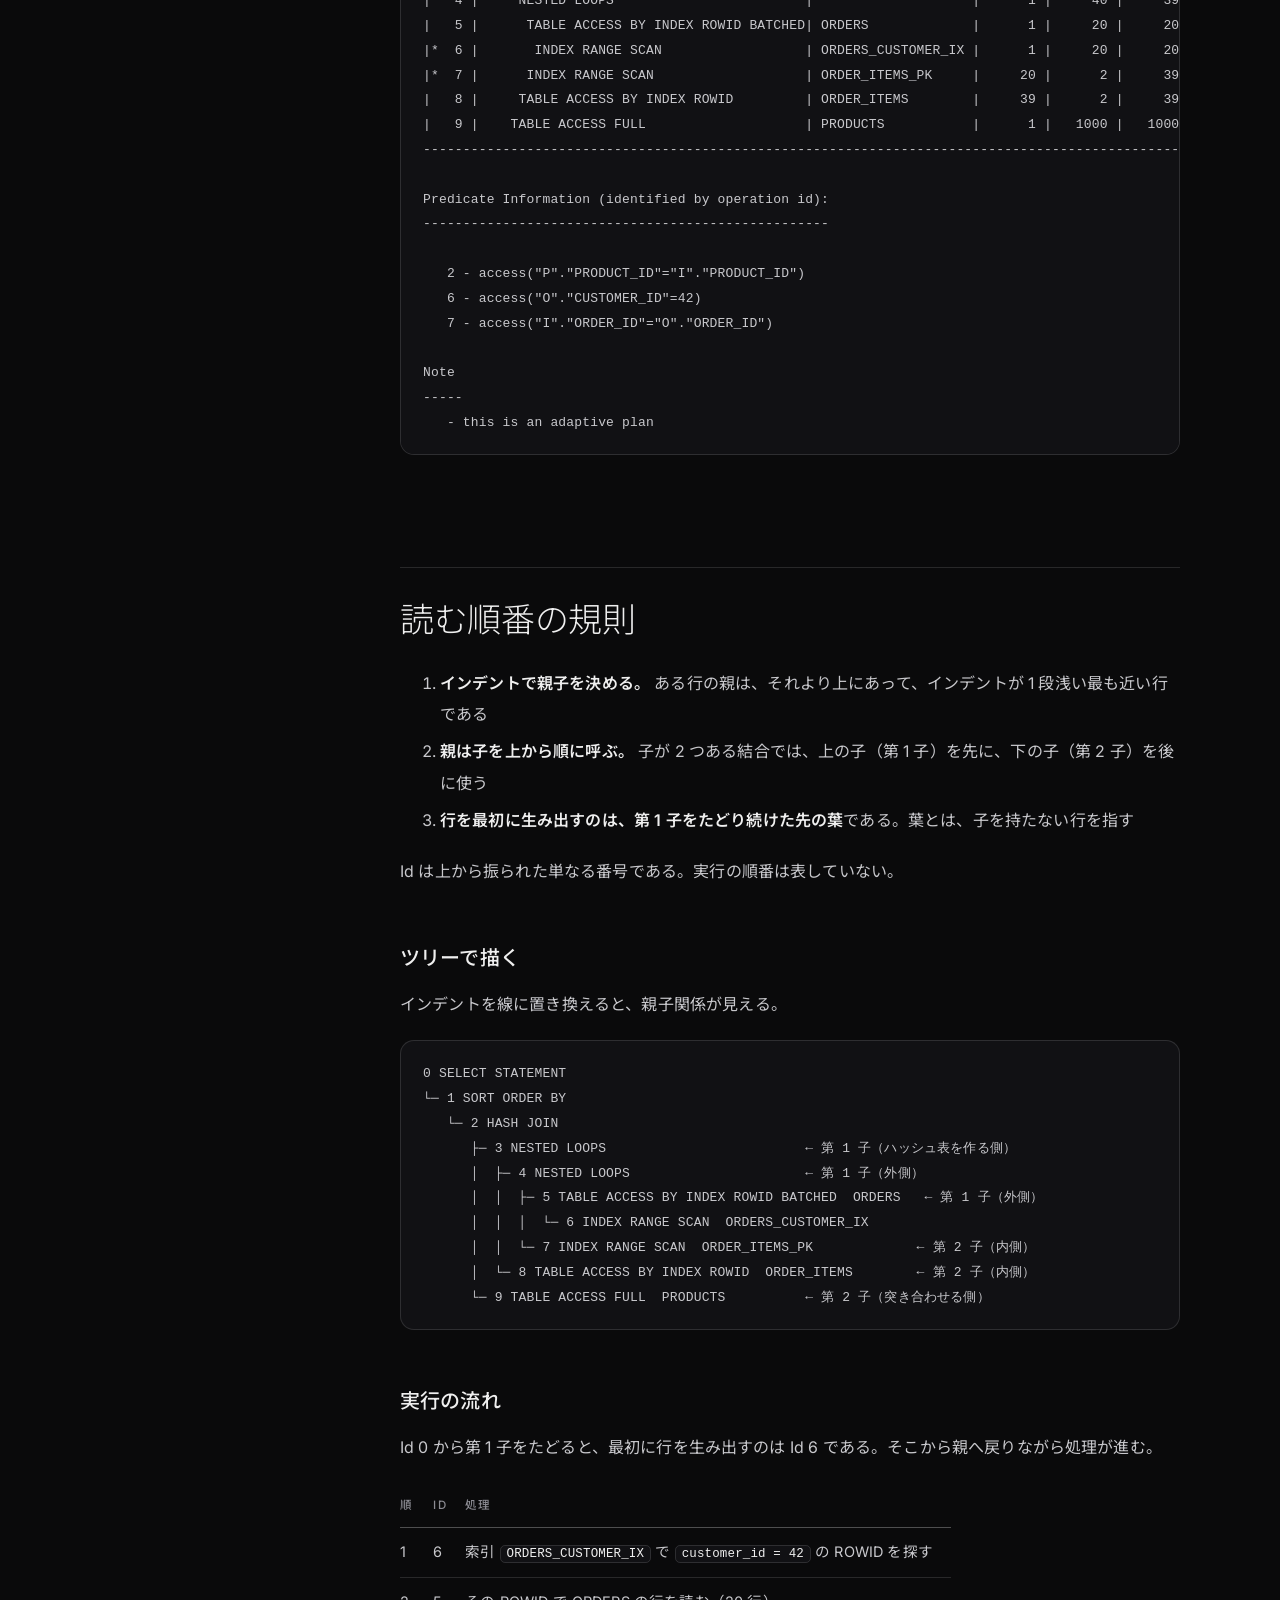
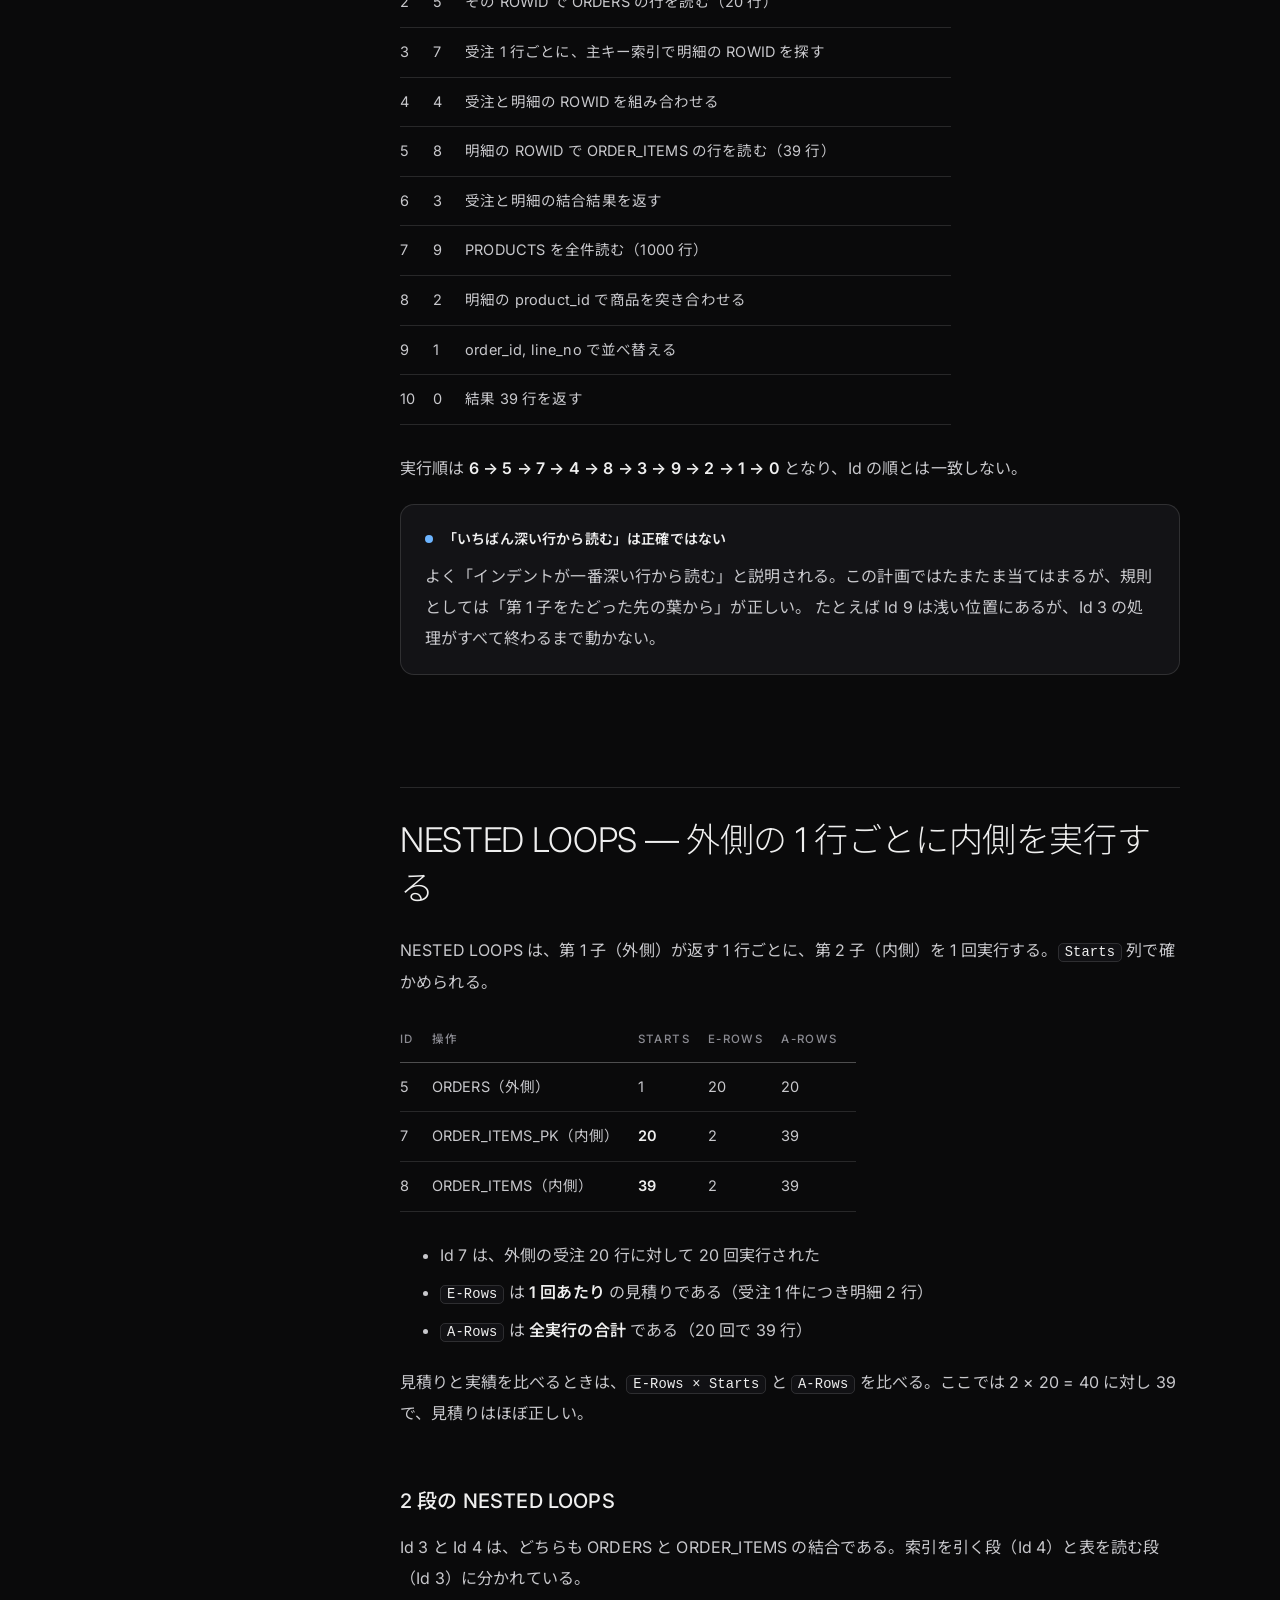
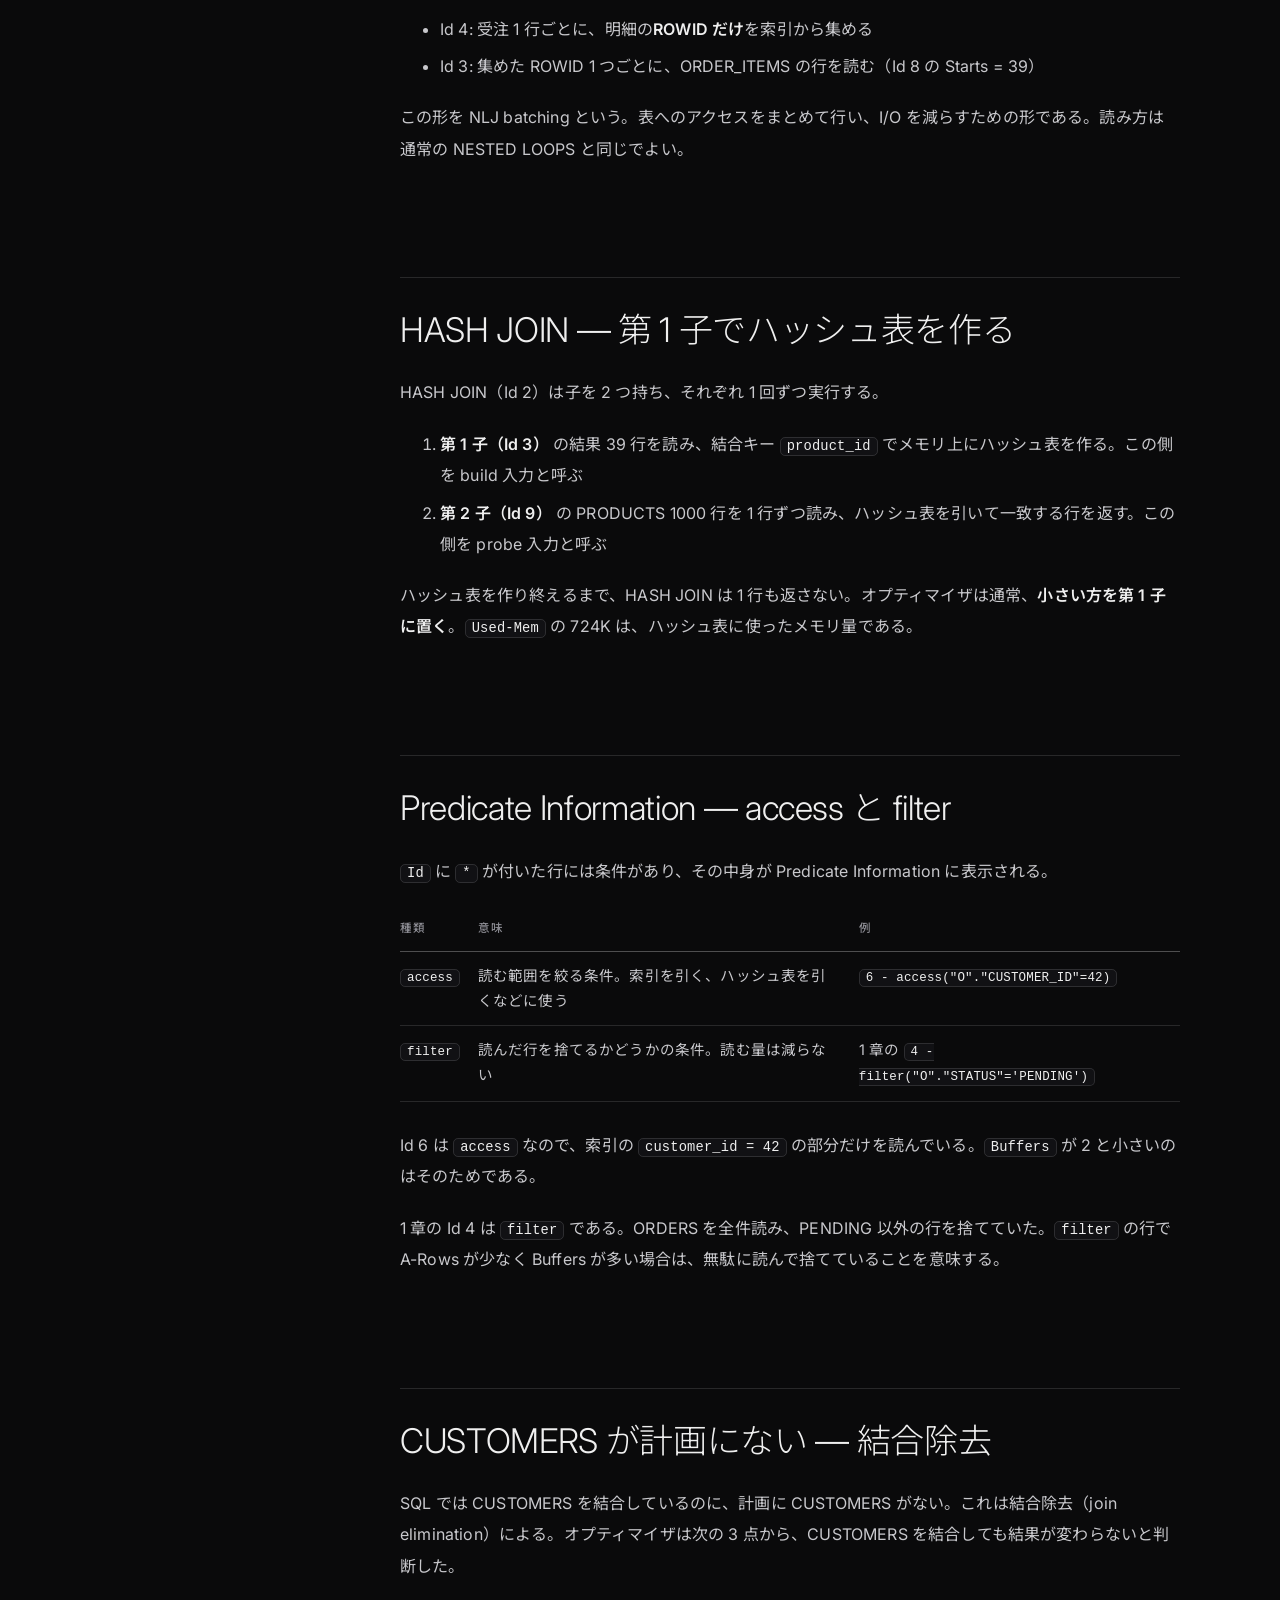
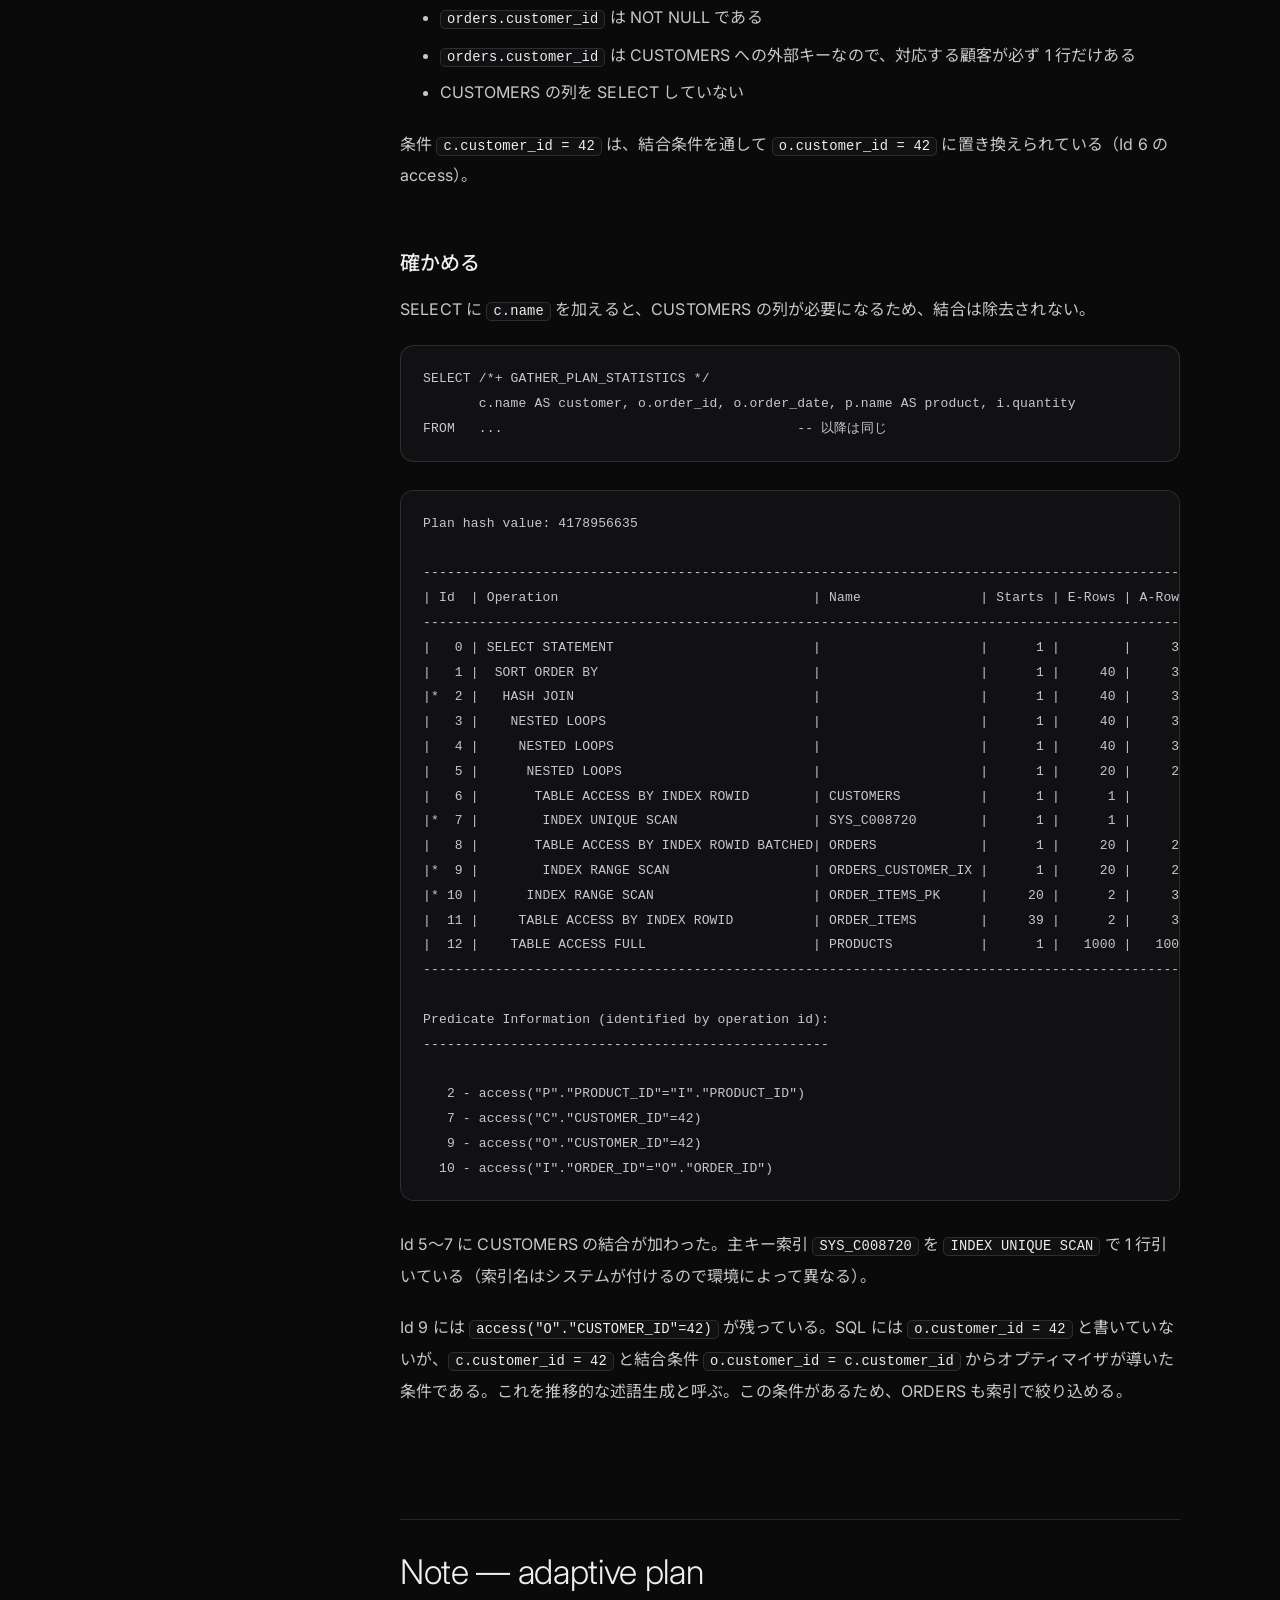
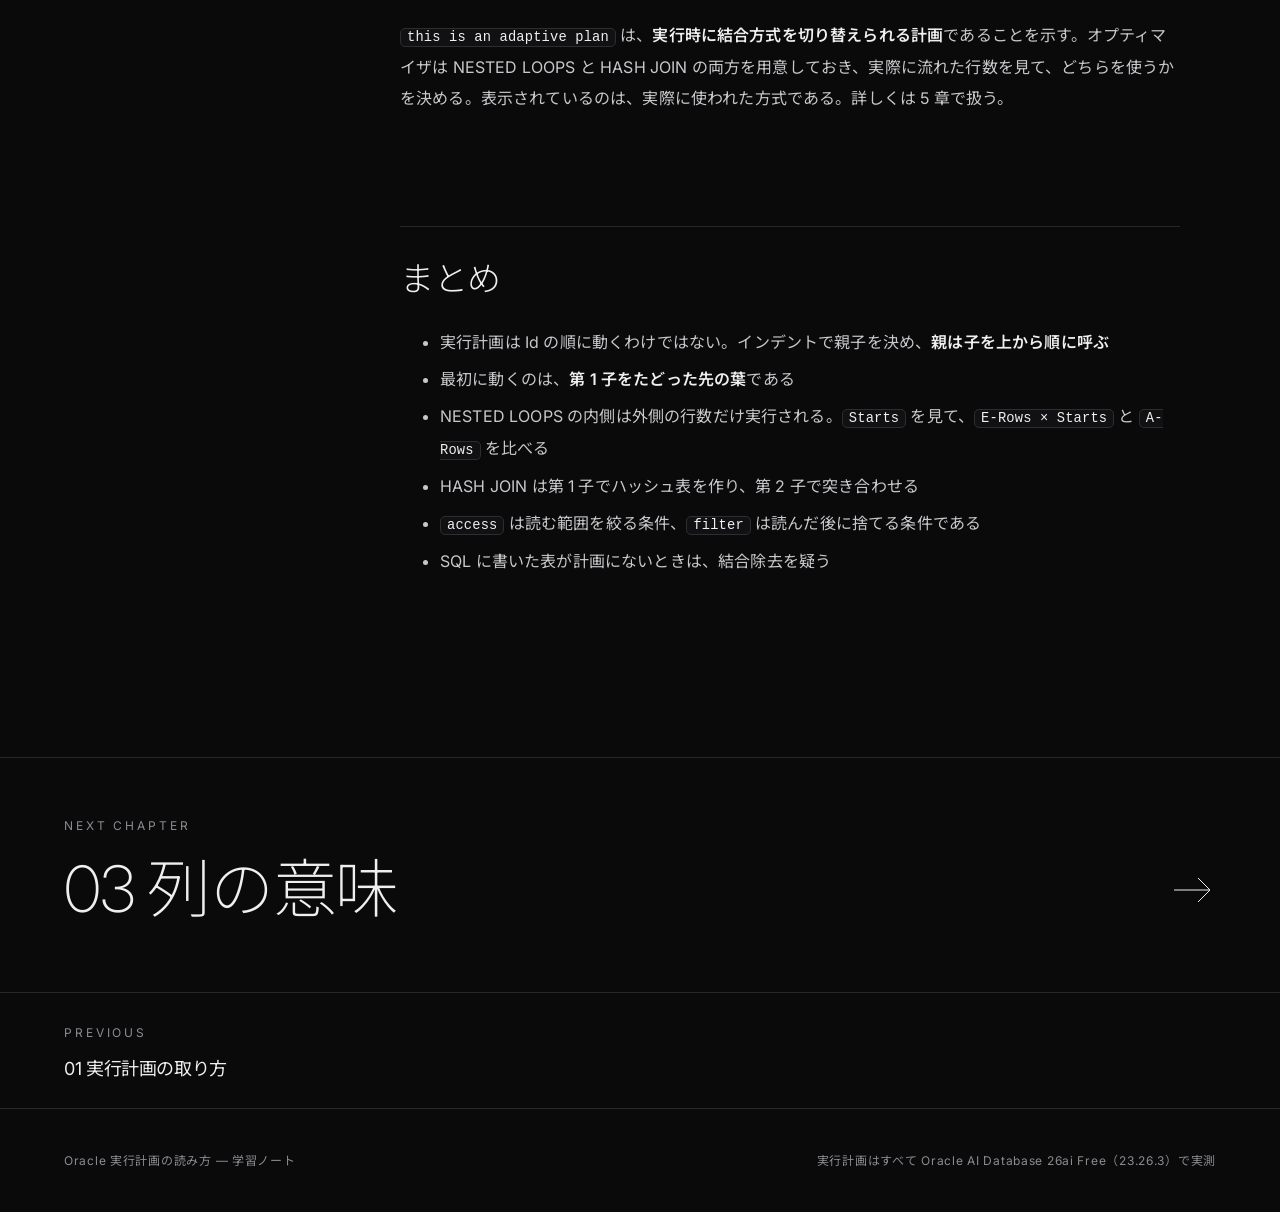
<file: docs/chapters/02-reading-order.html>
<!doctype html>
<html lang="ja">
<head>
<meta charset="utf-8">
<meta name="viewport" content="width=device-width, initial-scale=1">
<title>02 読む順番 — Oracle 実行計画の読み方</title>
<meta name="description" content="実行計画は Id の順に実行されるわけではない。インデントから親子関係を読み取り、「親は子を上から順に呼ぶ」という規則で処理をたどる。">
<link rel="preconnect" href="https://fonts.googleapis.com">
<link rel="preconnect" href="https://fonts.gstatic.com" crossorigin>
<link rel="stylesheet" href="https://fonts.googleapis.com/css2?family=Inter:wght@200;300;400;500;600&amp;family=Noto+Sans+JP:wght@300;400;500;700&amp;display=swap">
<link rel="stylesheet" href="../assets/site.css">
<script src="../assets/theme.js"></script>
</head>
<body data-root="../" data-page="chapters/02-reading-order.html">
<header class="site-header">
  <a class="brand" href="../index.html">oracle<span>/</span>xplan notes</a>
  <div class="header-actions">
    <button class="theme-toggle" type="button" aria-label="配色を切り替える"></button>
    <button class="menu-toggle" type="button" aria-label="章の一覧を開く" aria-expanded="false" aria-controls="menu"><span></span><span></span></button>
  </div>
</header>
<div class="menu-overlay" id="menu"><nav class="menu-list" aria-label="章の一覧"></nav></div>

<section class="hero">
  <div class="hero-bg" aria-hidden="true"></div>
  <div class="hero-inner">
    <p class="eyebrow">Chapter 02</p>
    <h1>読む順番</h1>
    <p class="sub">Id・インデント・親子関係</p>
  </div>
  <svg class="hero-arrow" viewBox="0 0 44 64" aria-hidden="true"><path d="M22 0v62M2 42l20 20 20-20"/></svg>
</section>

<div class="page-body">
  <aside class="page-toc" aria-label="このページの目次"><p class="toc-title">目次</p><ul><li><a href="#sql">題材の SQL</a></li><li><a href="#_1">読む順番の規則</a><ul><li><a href="#_2">ツリーで描く</a></li><li><a href="#_3">実行の流れ</a></li></ul></li><li><a href="#nested-loops-1">NESTED LOOPS — 外側の 1 行ごとに内側を実行する</a><ul><li><a href="#2-nested-loops">2 段の NESTED LOOPS</a></li></ul></li><li><a href="#hash-join-1">HASH JOIN — 第 1 子でハッシュ表を作る</a></li><li><a href="#predicate-information-access-filter">Predicate Information — access と filter</a></li><li><a href="#customers">CUSTOMERS が計画にない — 結合除去</a><ul><li><a href="#_4">確かめる</a></li></ul></li><li><a href="#note-adaptive-plan">Note — adaptive plan</a></li><li><a href="#_5">まとめ</a></li></ul></aside>
  <main class="content">
<article>
<p>実行計画は <strong>Id の順に実行されるわけではない</strong>。インデントから親子関係を読み取り、「親は子を上から順に呼ぶ」という規則で処理をたどる。</p>
<h2 id="sql">題材の SQL</h2>
<p>顧客 42 の受注について、明細と商品名を出す。スクリプトは <code>sql/ch02_reading_order.sql</code> にある。</p>
<pre><code class="language-sql">SELECT /*+ GATHER_PLAN_STATISTICS */
       o.order_id, o.order_date, p.name AS product, i.quantity
FROM   customers c
JOIN   orders o       ON o.customer_id = c.customer_id
JOIN   order_items i  ON i.order_id    = o.order_id
JOIN   products p     ON p.product_id  = i.product_id
WHERE  c.customer_id = 42
ORDER  BY o.order_id, i.line_no;
</code></pre>
<pre><code class="language-sh">docker compose exec oracle sqlplus study/study@FREEPDB1 @/sql/ch02_reading_order.sql
</code></pre>
<pre><code class="language-text">Plan hash value: 2513613967

---------------------------------------------------------------------------------------------------------------------------------------------------
| Id  | Operation                               | Name               | Starts | E-Rows | A-Rows |   A-Time   | Buffers |  OMem |  1Mem | Used-Mem |
---------------------------------------------------------------------------------------------------------------------------------------------------
|   0 | SELECT STATEMENT                        |                    |      1 |        |     39 |00:00:00.01 |     118 |       |       |          |
|   1 |  SORT ORDER BY                          |                    |      1 |     40 |     39 |00:00:00.01 |     118 |  4096 |  4096 | 4096  (0)|
|*  2 |   HASH JOIN                             |                    |      1 |     40 |     39 |00:00:00.01 |     118 |  1265K|  1265K|  724K (0)|
|   3 |    NESTED LOOPS                         |                    |      1 |     40 |     39 |00:00:00.03 |     105 |       |       |          |
|   4 |     NESTED LOOPS                        |                    |      1 |     40 |     39 |00:00:00.03 |      66 |       |       |          |
|   5 |      TABLE ACCESS BY INDEX ROWID BATCHED| ORDERS             |      1 |     20 |     20 |00:00:00.01 |      22 |       |       |          |
|*  6 |       INDEX RANGE SCAN                  | ORDERS_CUSTOMER_IX |      1 |     20 |     20 |00:00:00.01 |       2 |       |       |          |
|*  7 |      INDEX RANGE SCAN                   | ORDER_ITEMS_PK     |     20 |      2 |     39 |00:00:00.01 |      44 |       |       |          |
|   8 |     TABLE ACCESS BY INDEX ROWID         | ORDER_ITEMS        |     39 |      2 |     39 |00:00:00.01 |      39 |       |       |          |
|   9 |    TABLE ACCESS FULL                    | PRODUCTS           |      1 |   1000 |   1000 |00:00:00.01 |      13 |       |       |          |
---------------------------------------------------------------------------------------------------------------------------------------------------

Predicate Information (identified by operation id):
---------------------------------------------------

   2 - access(&quot;P&quot;.&quot;PRODUCT_ID&quot;=&quot;I&quot;.&quot;PRODUCT_ID&quot;)
   6 - access(&quot;O&quot;.&quot;CUSTOMER_ID&quot;=42)
   7 - access(&quot;I&quot;.&quot;ORDER_ID&quot;=&quot;O&quot;.&quot;ORDER_ID&quot;)

Note
-----
   - this is an adaptive plan
</code></pre>
<h2 id="_1">読む順番の規則</h2>
<ol>
<li><strong>インデントで親子を決める。</strong> ある行の親は、それより上にあって、インデントが 1 段浅い最も近い行である</li>
<li><strong>親は子を上から順に呼ぶ。</strong> 子が 2 つある結合では、上の子（第 1 子）を先に、下の子（第 2 子）を後に使う</li>
<li><strong>行を最初に生み出すのは、第 1 子をたどり続けた先の葉</strong>である。葉とは、子を持たない行を指す</li>
</ol>
<p>Id は上から振られた単なる番号である。実行の順番は表していない。</p>
<h3 id="_2">ツリーで描く</h3>
<p>インデントを線に置き換えると、親子関係が見える。</p>
<pre><code class="language-text">0 SELECT STATEMENT
└─ 1 SORT ORDER BY
   └─ 2 HASH JOIN
      ├─ 3 NESTED LOOPS                         ← 第 1 子（ハッシュ表を作る側）
      │  ├─ 4 NESTED LOOPS                      ← 第 1 子（外側）
      │  │  ├─ 5 TABLE ACCESS BY INDEX ROWID BATCHED  ORDERS   ← 第 1 子（外側）
      │  │  │  └─ 6 INDEX RANGE SCAN  ORDERS_CUSTOMER_IX
      │  │  └─ 7 INDEX RANGE SCAN  ORDER_ITEMS_PK             ← 第 2 子（内側）
      │  └─ 8 TABLE ACCESS BY INDEX ROWID  ORDER_ITEMS        ← 第 2 子（内側）
      └─ 9 TABLE ACCESS FULL  PRODUCTS          ← 第 2 子（突き合わせる側）
</code></pre>
<h3 id="_3">実行の流れ</h3>
<p>Id 0 から第 1 子をたどると、最初に行を生み出すのは Id 6 である。そこから親へ戻りながら処理が進む。</p>
<table>
<thead>
<tr>
<th>順</th>
<th>Id</th>
<th>処理</th>
</tr>
</thead>
<tbody>
<tr>
<td>1</td>
<td>6</td>
<td>索引 <code>ORDERS_CUSTOMER_IX</code> で <code>customer_id = 42</code> の ROWID を探す</td>
</tr>
<tr>
<td>2</td>
<td>5</td>
<td>その ROWID で ORDERS の行を読む（20 行）</td>
</tr>
<tr>
<td>3</td>
<td>7</td>
<td>受注 1 行ごとに、主キー索引で明細の ROWID を探す</td>
</tr>
<tr>
<td>4</td>
<td>4</td>
<td>受注と明細の ROWID を組み合わせる</td>
</tr>
<tr>
<td>5</td>
<td>8</td>
<td>明細の ROWID で ORDER_ITEMS の行を読む（39 行）</td>
</tr>
<tr>
<td>6</td>
<td>3</td>
<td>受注と明細の結合結果を返す</td>
</tr>
<tr>
<td>7</td>
<td>9</td>
<td>PRODUCTS を全件読む（1000 行）</td>
</tr>
<tr>
<td>8</td>
<td>2</td>
<td>明細の product_id で商品を突き合わせる</td>
</tr>
<tr>
<td>9</td>
<td>1</td>
<td>order_id, line_no で並べ替える</td>
</tr>
<tr>
<td>10</td>
<td>0</td>
<td>結果 39 行を返す</td>
</tr>
</tbody>
</table>
<p>実行順は <strong>6 → 5 → 7 → 4 → 8 → 3 → 9 → 2 → 1 → 0</strong> となり、Id の順とは一致しない。</p>
<div class="admonition note">
<p class="admonition-title">「いちばん深い行から読む」は正確ではない</p>
<p>よく「インデントが一番深い行から読む」と説明される。この計画ではたまたま当てはまるが、規則としては「第 1 子をたどった先の葉から」が正しい。
たとえば Id 9 は浅い位置にあるが、Id 3 の処理がすべて終わるまで動かない。</p>
</div>
<h2 id="nested-loops-1">NESTED LOOPS — 外側の 1 行ごとに内側を実行する</h2>
<p>NESTED LOOPS は、第 1 子（外側）が返す 1 行ごとに、第 2 子（内側）を 1 回実行する。<code>Starts</code> 列で確かめられる。</p>
<table>
<thead>
<tr>
<th>Id</th>
<th>操作</th>
<th>Starts</th>
<th>E-Rows</th>
<th>A-Rows</th>
</tr>
</thead>
<tbody>
<tr>
<td>5</td>
<td>ORDERS（外側）</td>
<td>1</td>
<td>20</td>
<td>20</td>
</tr>
<tr>
<td>7</td>
<td>ORDER_ITEMS_PK（内側）</td>
<td><strong>20</strong></td>
<td>2</td>
<td>39</td>
</tr>
<tr>
<td>8</td>
<td>ORDER_ITEMS（内側）</td>
<td><strong>39</strong></td>
<td>2</td>
<td>39</td>
</tr>
</tbody>
</table>
<ul>
<li>Id 7 は、外側の受注 20 行に対して 20 回実行された</li>
<li><code>E-Rows</code> は <strong>1 回あたり</strong> の見積りである（受注 1 件につき明細 2 行）</li>
<li><code>A-Rows</code> は <strong>全実行の合計</strong> である（20 回で 39 行）</li>
</ul>
<p>見積りと実績を比べるときは、<code>E-Rows × Starts</code> と <code>A-Rows</code> を比べる。ここでは 2 × 20 = 40 に対し 39 で、見積りはほぼ正しい。</p>
<h3 id="2-nested-loops">2 段の NESTED LOOPS</h3>
<p>Id 3 と Id 4 は、どちらも ORDERS と ORDER_ITEMS の結合である。索引を引く段（Id 4）と表を読む段（Id 3）に分かれている。</p>
<ul>
<li>Id 4: 受注 1 行ごとに、明細の<strong>ROWID だけ</strong>を索引から集める</li>
<li>Id 3: 集めた ROWID 1 つごとに、ORDER_ITEMS の行を読む（Id 8 の Starts = 39）</li>
</ul>
<p>この形を NLJ batching という。表へのアクセスをまとめて行い、I/O を減らすための形である。読み方は通常の NESTED LOOPS と同じでよい。</p>
<h2 id="hash-join-1">HASH JOIN — 第 1 子でハッシュ表を作る</h2>
<p>HASH JOIN（Id 2）は子を 2 つ持ち、それぞれ 1 回ずつ実行する。</p>
<ol>
<li><strong>第 1 子（Id 3）</strong> の結果 39 行を読み、結合キー <code>product_id</code> でメモリ上にハッシュ表を作る。この側を build 入力と呼ぶ</li>
<li><strong>第 2 子（Id 9）</strong> の PRODUCTS 1000 行を 1 行ずつ読み、ハッシュ表を引いて一致する行を返す。この側を probe 入力と呼ぶ</li>
</ol>
<p>ハッシュ表を作り終えるまで、HASH JOIN は 1 行も返さない。オプティマイザは通常、<strong>小さい方を第 1 子に置く</strong>。<code>Used-Mem</code> の 724K は、ハッシュ表に使ったメモリ量である。</p>
<h2 id="predicate-information-access-filter">Predicate Information — access と filter</h2>
<p><code>Id</code> に <code>*</code> が付いた行には条件があり、その中身が Predicate Information に表示される。</p>
<table>
<thead>
<tr>
<th>種類</th>
<th>意味</th>
<th>例</th>
</tr>
</thead>
<tbody>
<tr>
<td><code>access</code></td>
<td>読む範囲を絞る条件。索引を引く、ハッシュ表を引くなどに使う</td>
<td><code>6 - access("O"."CUSTOMER_ID"=42)</code></td>
</tr>
<tr>
<td><code>filter</code></td>
<td>読んだ行を捨てるかどうかの条件。読む量は減らない</td>
<td>1 章の <code>4 - filter("O"."STATUS"='PENDING')</code></td>
</tr>
</tbody>
</table>
<p>Id 6 は <code>access</code> なので、索引の <code>customer_id = 42</code> の部分だけを読んでいる。<code>Buffers</code> が 2 と小さいのはそのためである。</p>
<p>1 章の Id 4 は <code>filter</code> である。ORDERS を全件読み、PENDING 以外の行を捨てていた。<code>filter</code> の行で A-Rows が少なく Buffers が多い場合は、無駄に読んで捨てていることを意味する。</p>
<h2 id="customers">CUSTOMERS が計画にない — 結合除去</h2>
<p>SQL では CUSTOMERS を結合しているのに、計画に CUSTOMERS がない。これは結合除去（join elimination）による。オプティマイザは次の 3 点から、CUSTOMERS を結合しても結果が変わらないと判断した。</p>
<ul>
<li><code>orders.customer_id</code> は NOT NULL である</li>
<li><code>orders.customer_id</code> は CUSTOMERS への外部キーなので、対応する顧客が必ず 1 行だけある</li>
<li>CUSTOMERS の列を SELECT していない</li>
</ul>
<p>条件 <code>c.customer_id = 42</code> は、結合条件を通して <code>o.customer_id = 42</code> に置き換えられている（Id 6 の access）。</p>
<h3 id="_4">確かめる</h3>
<p>SELECT に <code>c.name</code> を加えると、CUSTOMERS の列が必要になるため、結合は除去されない。</p>
<pre><code class="language-sql">SELECT /*+ GATHER_PLAN_STATISTICS */
       c.name AS customer, o.order_id, o.order_date, p.name AS product, i.quantity
FROM   ...                                     -- 以降は同じ
</code></pre>
<pre><code class="language-text">Plan hash value: 4178956635

----------------------------------------------------------------------------------------------------------------------------------------------------
| Id  | Operation                                | Name               | Starts | E-Rows | A-Rows |   A-Time   | Buffers |  OMem |  1Mem | Used-Mem |
----------------------------------------------------------------------------------------------------------------------------------------------------
|   0 | SELECT STATEMENT                         |                    |      1 |        |     39 |00:00:00.01 |     120 |       |       |          |
|   1 |  SORT ORDER BY                           |                    |      1 |     40 |     39 |00:00:00.01 |     120 |  4096 |  4096 | 4096  (0)|
|*  2 |   HASH JOIN                              |                    |      1 |     40 |     39 |00:00:00.01 |     120 |  1115K|  1115K|  724K (0)|
|   3 |    NESTED LOOPS                          |                    |      1 |     40 |     39 |00:00:00.01 |     108 |       |       |          |
|   4 |     NESTED LOOPS                         |                    |      1 |     40 |     39 |00:00:00.01 |      69 |       |       |          |
|   5 |      NESTED LOOPS                        |                    |      1 |     20 |     20 |00:00:00.01 |      25 |       |       |          |
|   6 |       TABLE ACCESS BY INDEX ROWID        | CUSTOMERS          |      1 |      1 |      1 |00:00:00.01 |       3 |       |       |          |
|*  7 |        INDEX UNIQUE SCAN                 | SYS_C008720        |      1 |      1 |      1 |00:00:00.01 |       2 |       |       |          |
|   8 |       TABLE ACCESS BY INDEX ROWID BATCHED| ORDERS             |      1 |     20 |     20 |00:00:00.01 |      22 |       |       |          |
|*  9 |        INDEX RANGE SCAN                  | ORDERS_CUSTOMER_IX |      1 |     20 |     20 |00:00:00.01 |       2 |       |       |          |
|* 10 |      INDEX RANGE SCAN                    | ORDER_ITEMS_PK     |     20 |      2 |     39 |00:00:00.01 |      44 |       |       |          |
|  11 |     TABLE ACCESS BY INDEX ROWID          | ORDER_ITEMS        |     39 |      2 |     39 |00:00:00.01 |      39 |       |       |          |
|  12 |    TABLE ACCESS FULL                     | PRODUCTS           |      1 |   1000 |   1000 |00:00:00.01 |      12 |       |       |          |
----------------------------------------------------------------------------------------------------------------------------------------------------

Predicate Information (identified by operation id):
---------------------------------------------------

   2 - access(&quot;P&quot;.&quot;PRODUCT_ID&quot;=&quot;I&quot;.&quot;PRODUCT_ID&quot;)
   7 - access(&quot;C&quot;.&quot;CUSTOMER_ID&quot;=42)
   9 - access(&quot;O&quot;.&quot;CUSTOMER_ID&quot;=42)
  10 - access(&quot;I&quot;.&quot;ORDER_ID&quot;=&quot;O&quot;.&quot;ORDER_ID&quot;)
</code></pre>
<p>Id 5〜7 に CUSTOMERS の結合が加わった。主キー索引 <code>SYS_C008720</code> を <code>INDEX UNIQUE SCAN</code> で 1 行引いている（索引名はシステムが付けるので環境によって異なる）。</p>
<p>Id 9 には <code>access("O"."CUSTOMER_ID"=42)</code> が残っている。SQL には <code>o.customer_id = 42</code> と書いていないが、<code>c.customer_id = 42</code> と結合条件 <code>o.customer_id = c.customer_id</code> からオプティマイザが導いた条件である。これを推移的な述語生成と呼ぶ。この条件があるため、ORDERS も索引で絞り込める。</p>
<h2 id="note-adaptive-plan">Note — adaptive plan</h2>
<p><code>this is an adaptive plan</code> は、<strong>実行時に結合方式を切り替えられる計画</strong>であることを示す。オプティマイザは NESTED LOOPS と HASH JOIN の両方を用意しておき、実際に流れた行数を見て、どちらを使うかを決める。表示されているのは、実際に使われた方式である。詳しくは 5 章で扱う。</p>
<h2 id="_5">まとめ</h2>
<ul>
<li>実行計画は Id の順に動くわけではない。インデントで親子を決め、<strong>親は子を上から順に呼ぶ</strong></li>
<li>最初に動くのは、<strong>第 1 子をたどった先の葉</strong>である</li>
<li>NESTED LOOPS の内側は外側の行数だけ実行される。<code>Starts</code> を見て、<code>E-Rows × Starts</code> と <code>A-Rows</code> を比べる</li>
<li>HASH JOIN は第 1 子でハッシュ表を作り、第 2 子で突き合わせる</li>
<li><code>access</code> は読む範囲を絞る条件、<code>filter</code> は読んだ後に捨てる条件である</li>
<li>SQL に書いた表が計画にないときは、結合除去を疑う</li>
</ul>
</article>
  </main>
</div>

<nav class="pager" aria-label="ほかの章へ"></nav>
<footer class="site-footer">
  <span>Oracle 実行計画の読み方 — 学習ノート</span>
  <span>実行計画はすべて Oracle AI Database 26ai Free（23.26.3）で実測</span>
</footer>
<script src="../assets/nav.js"></script>
</body>
</html>
</file>
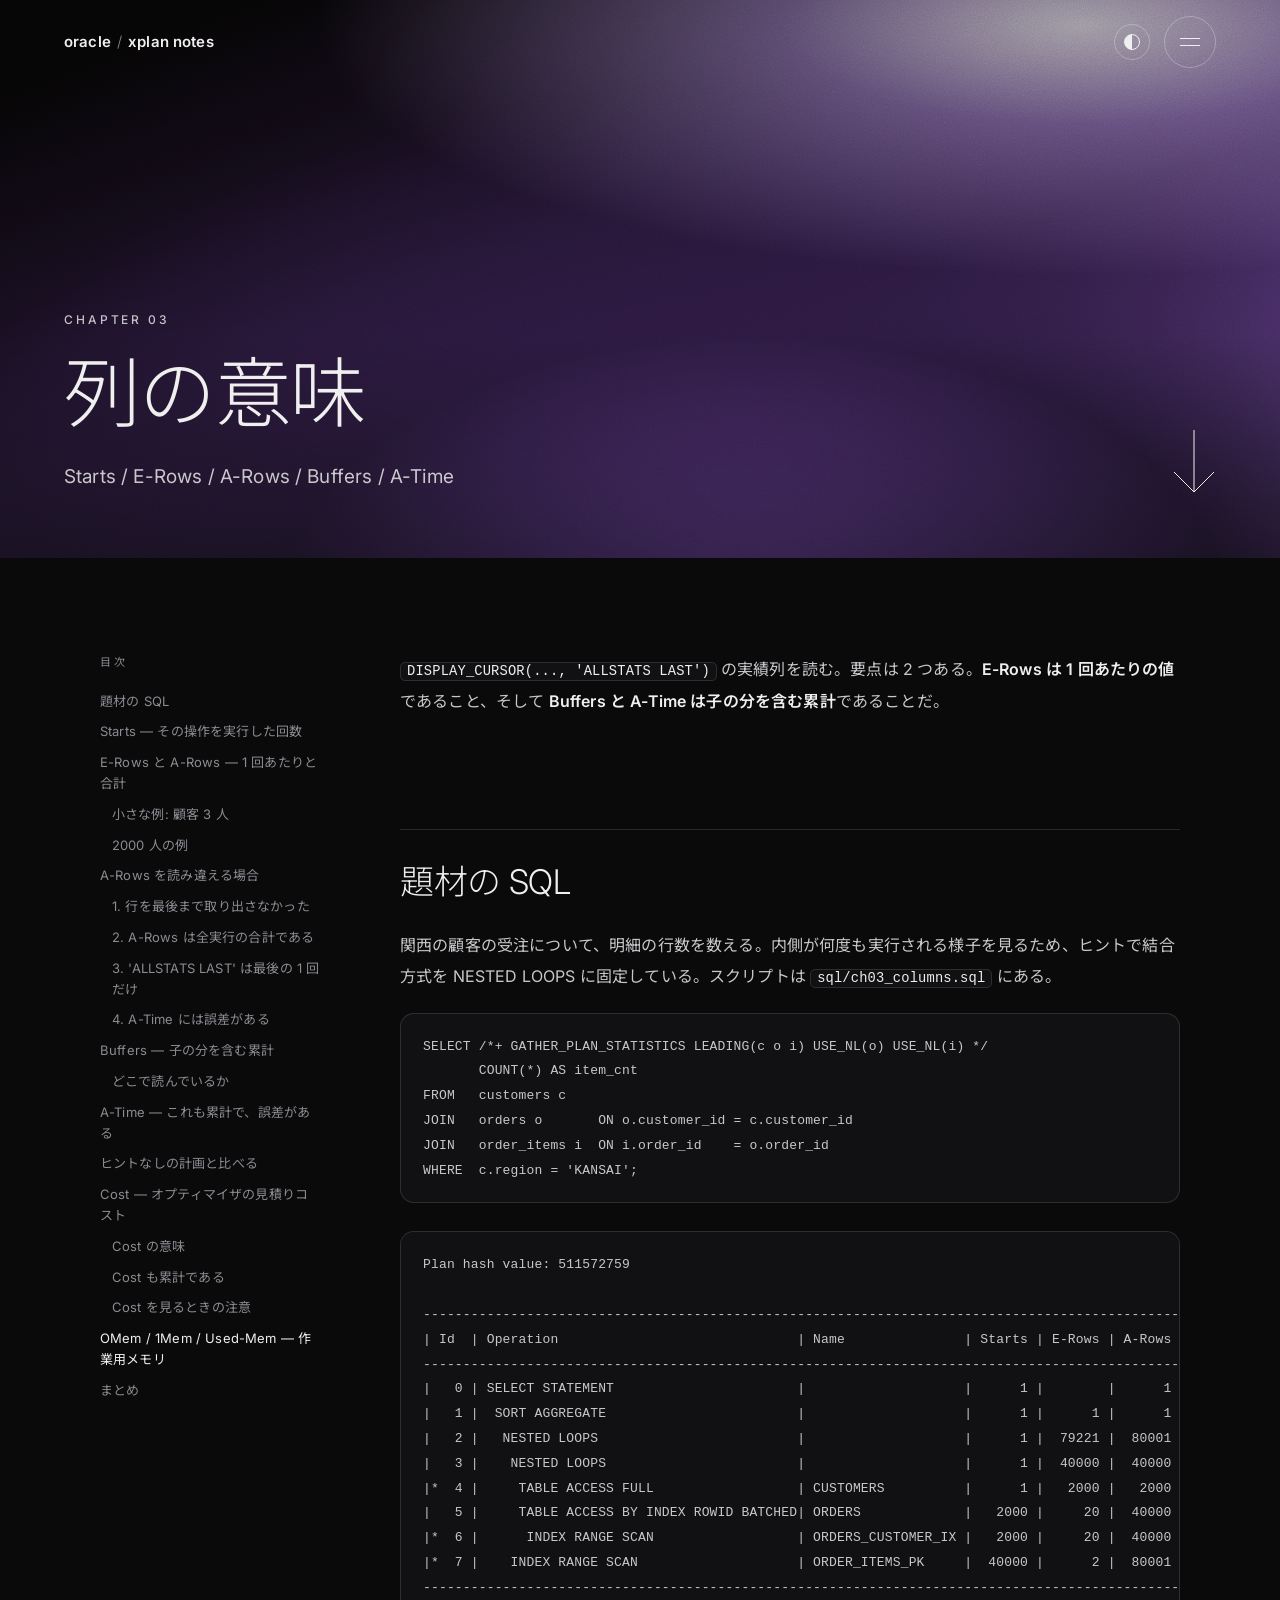
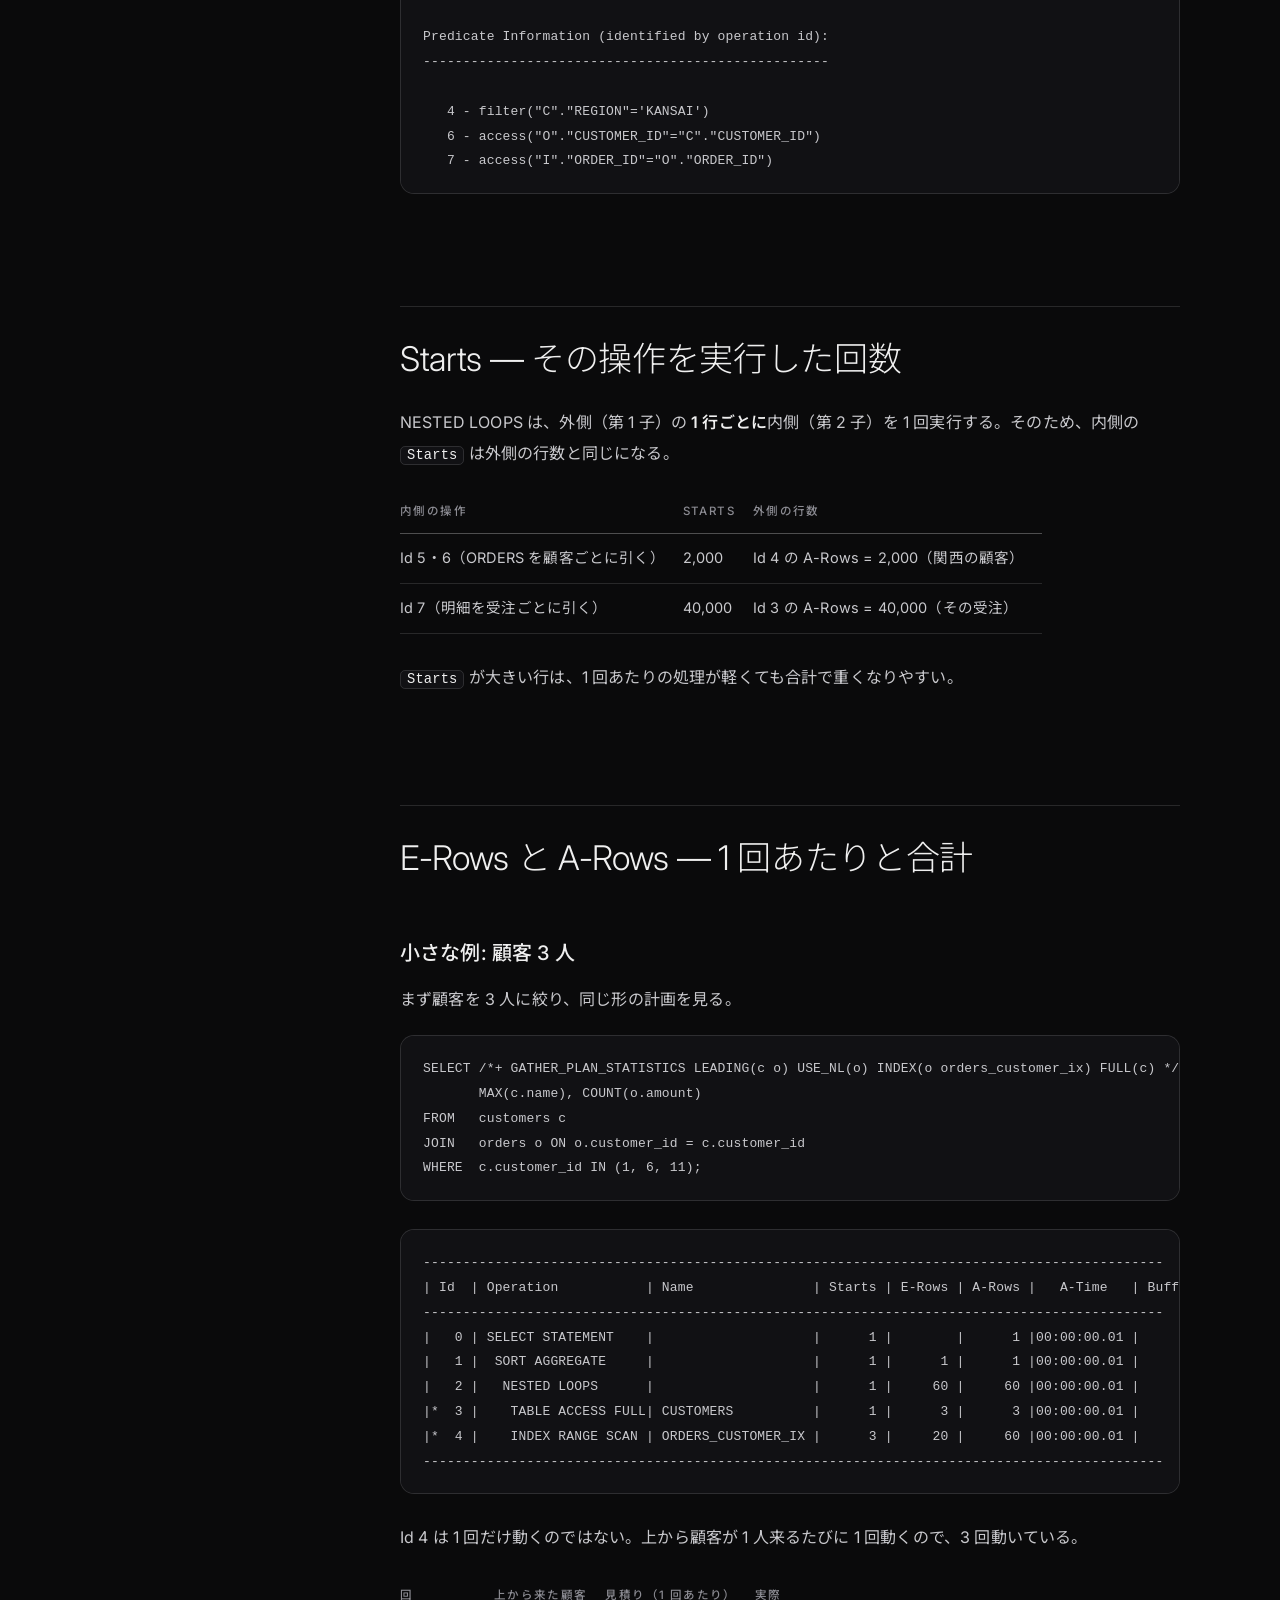
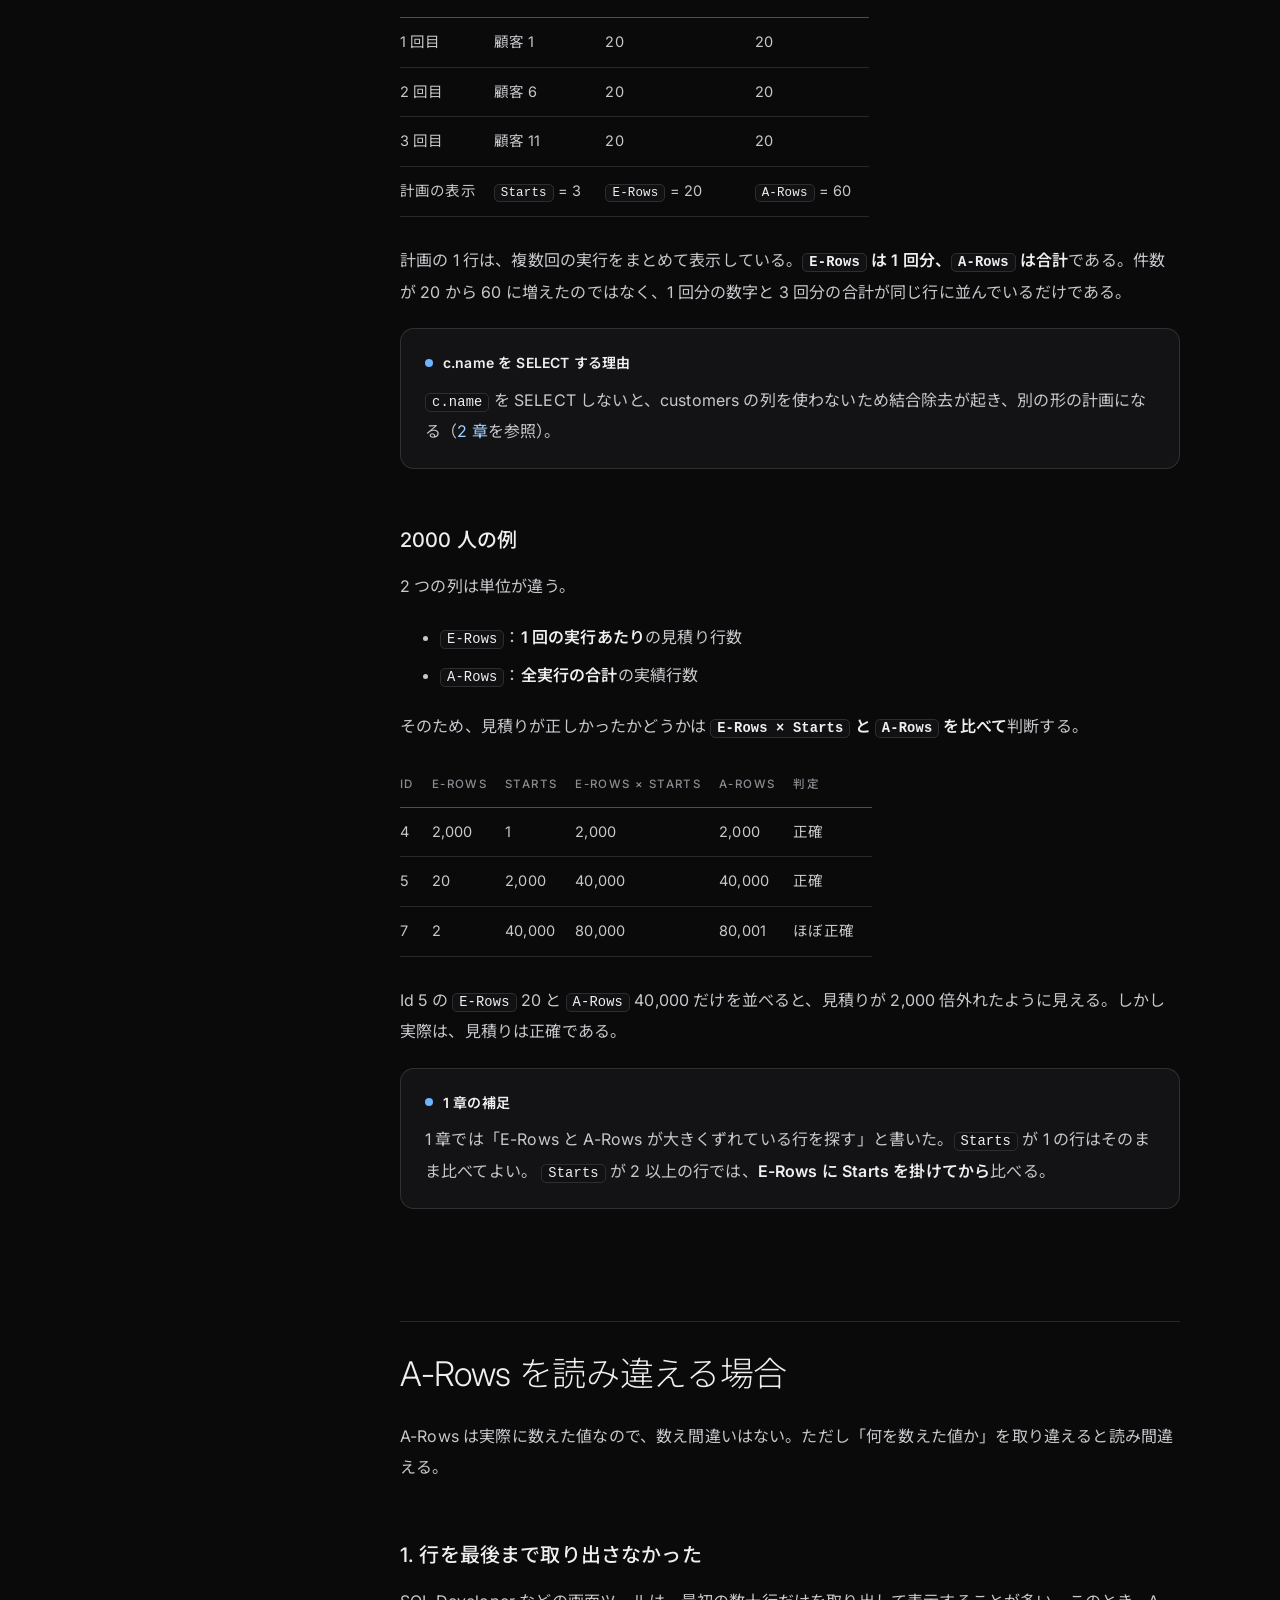
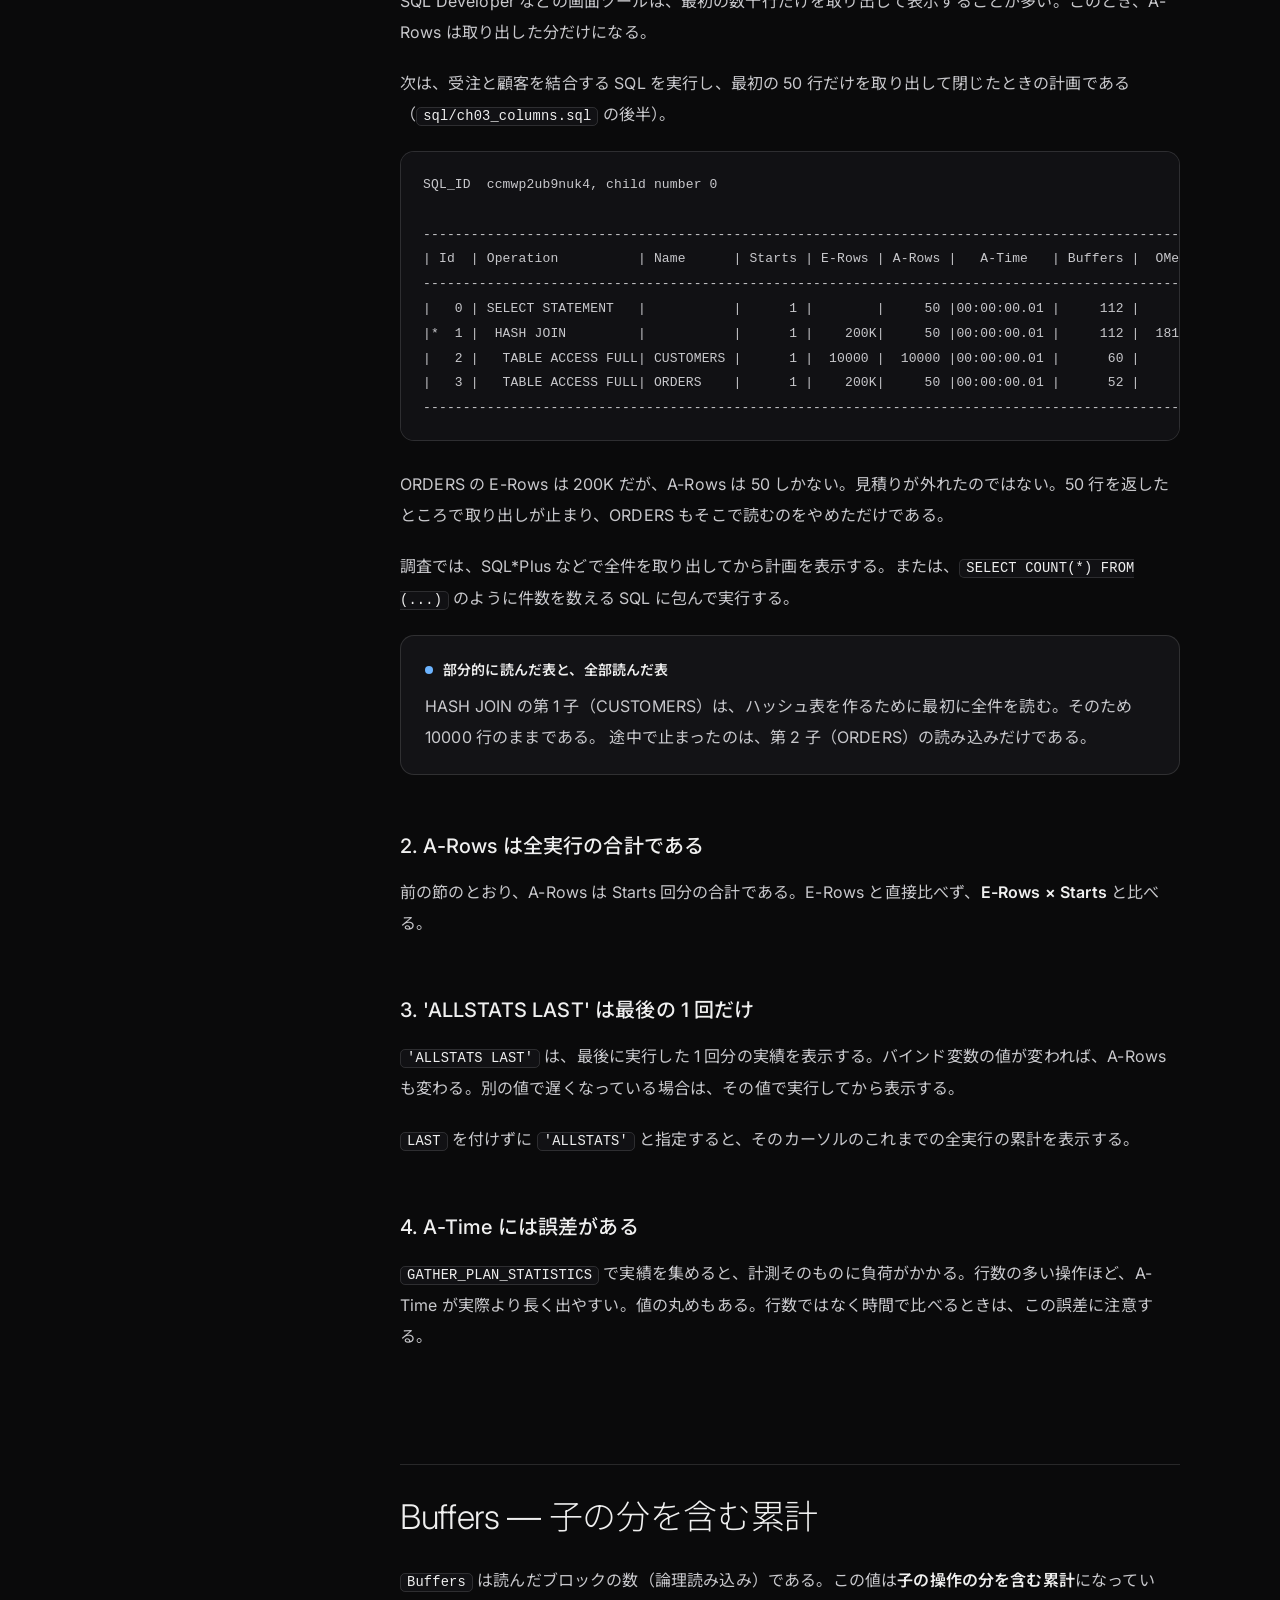
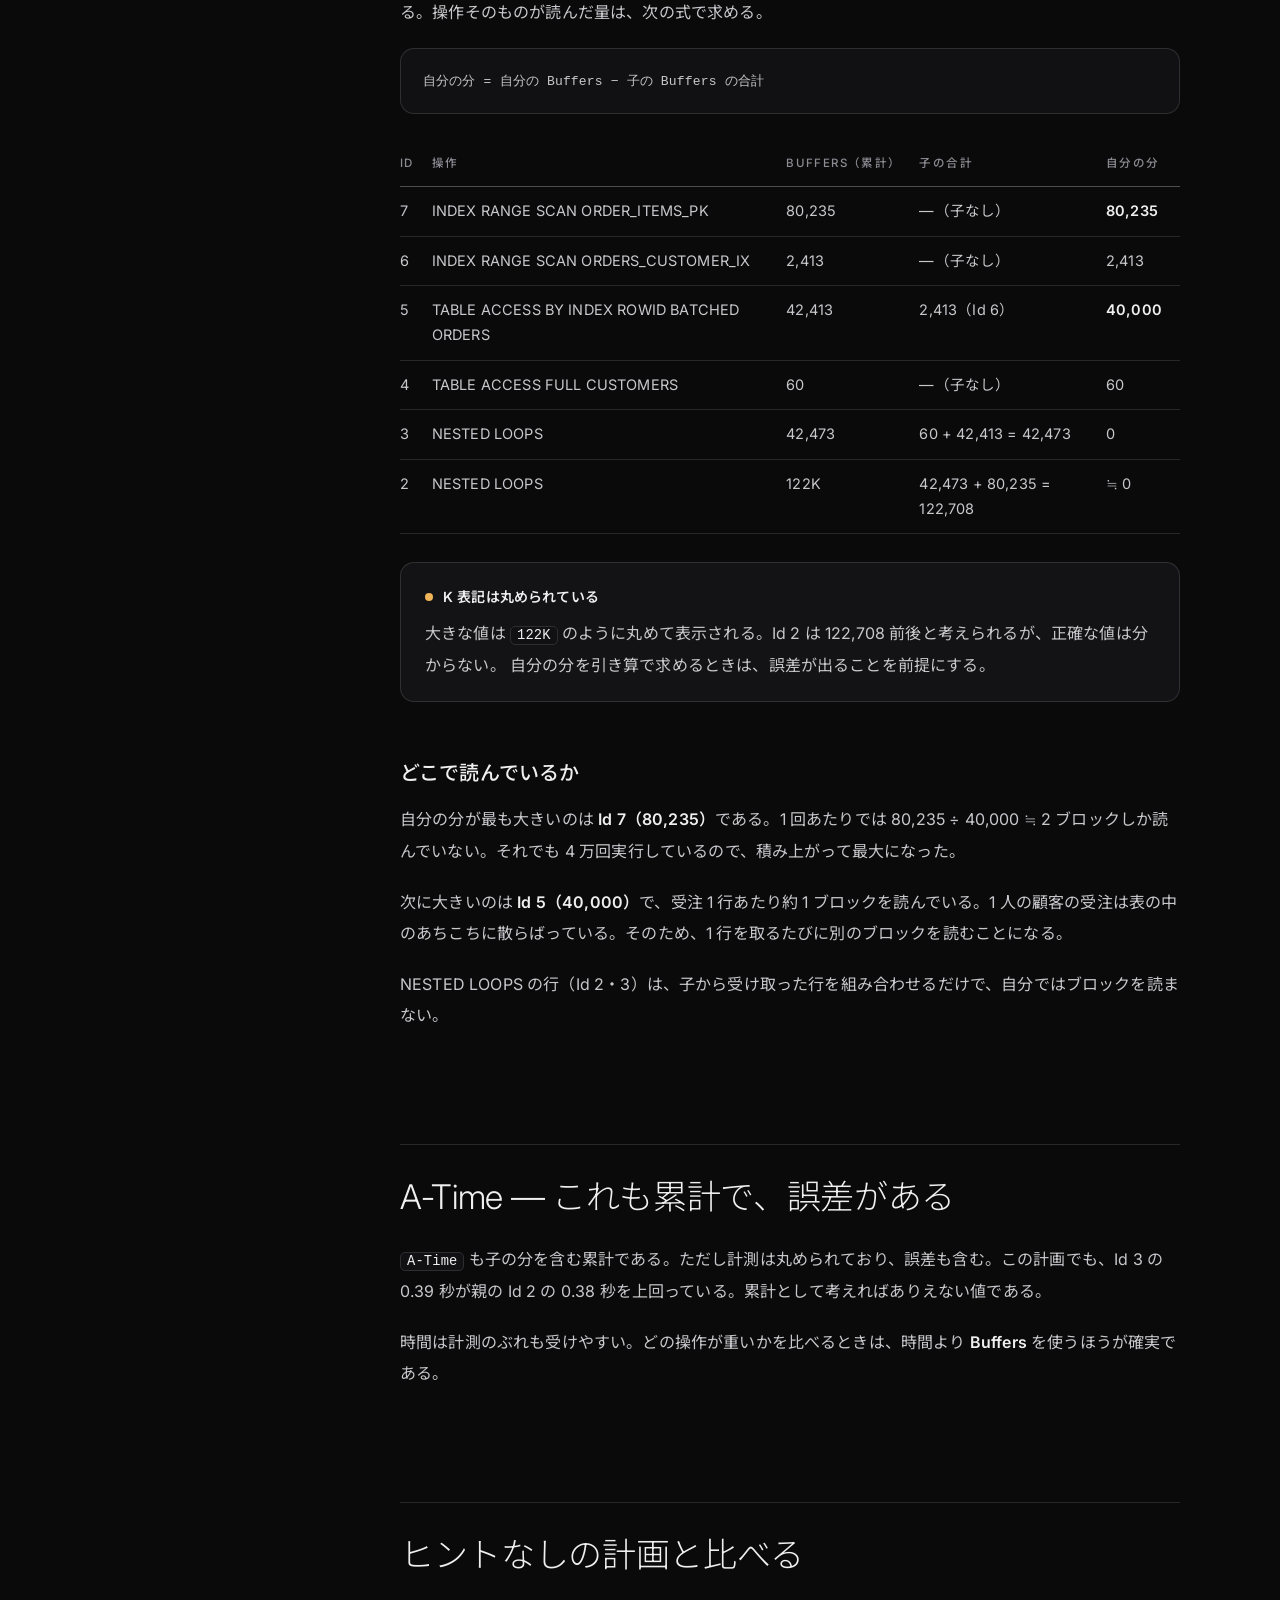
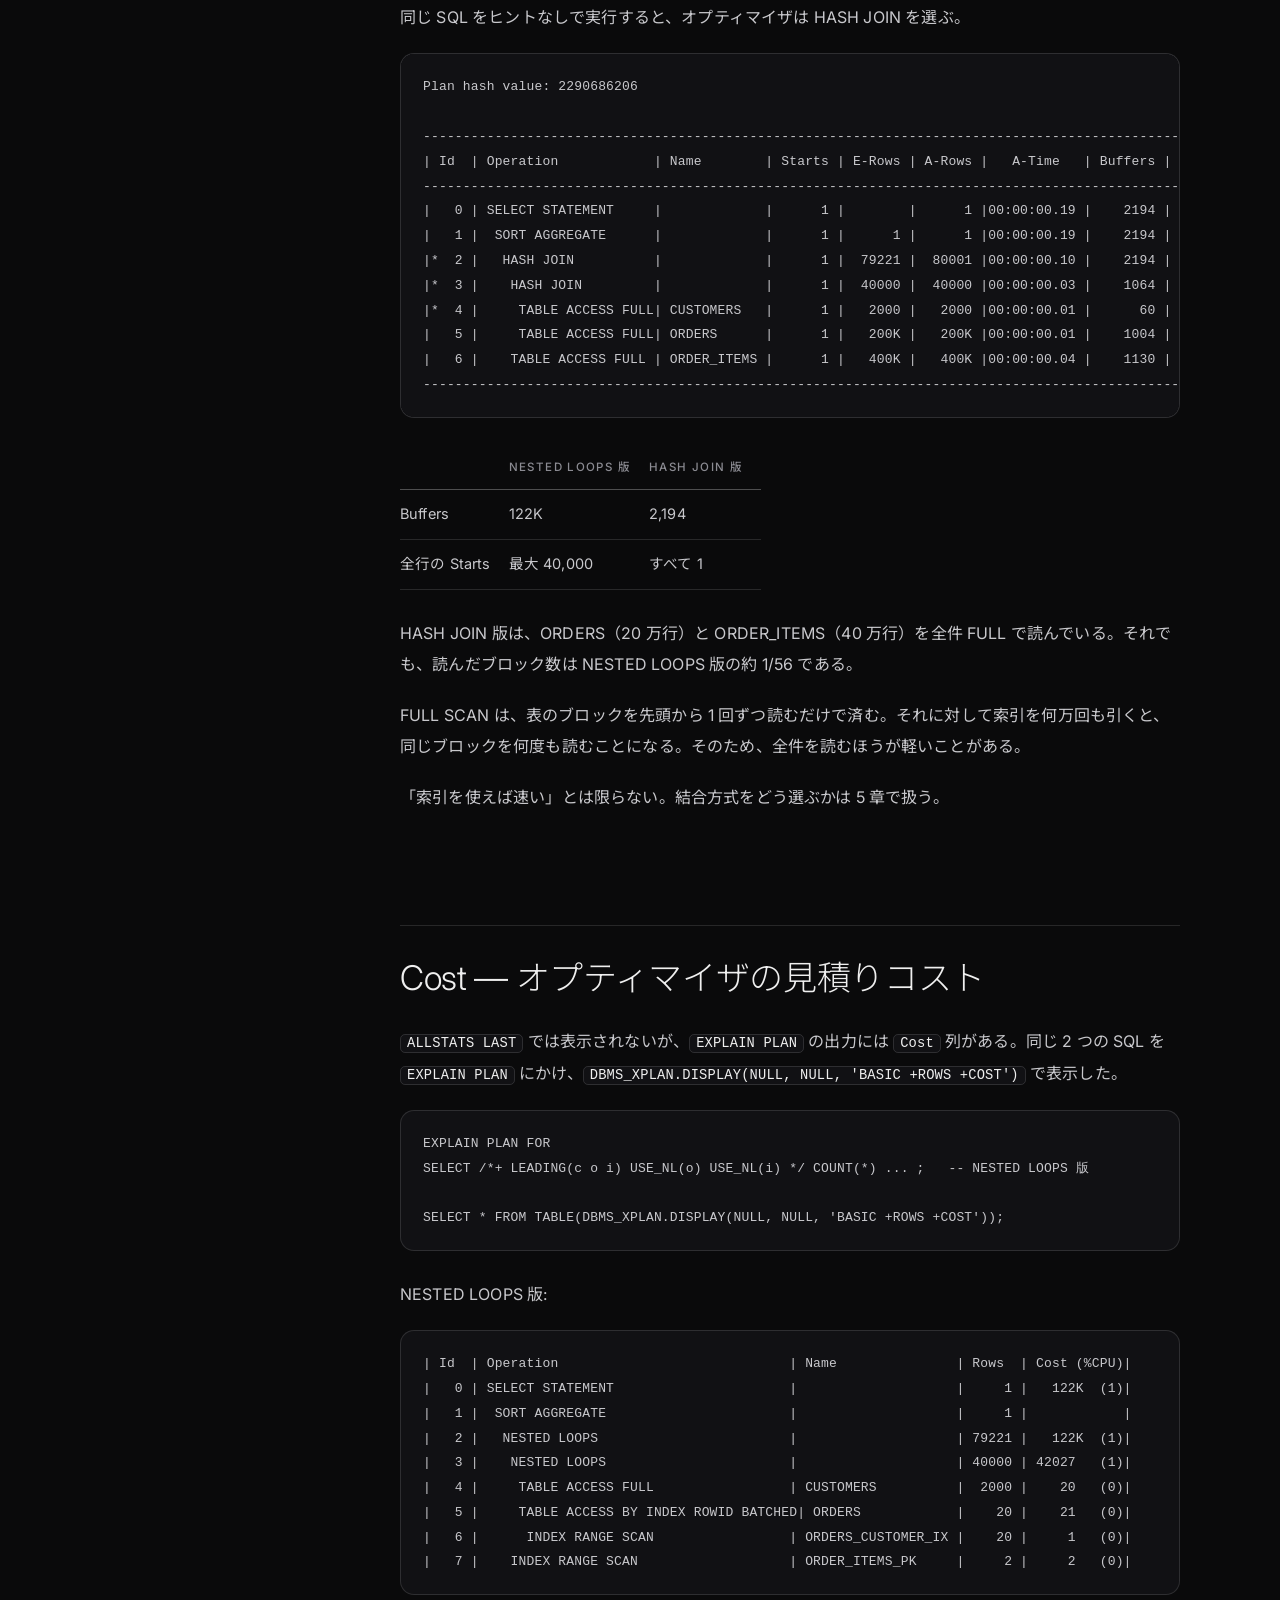
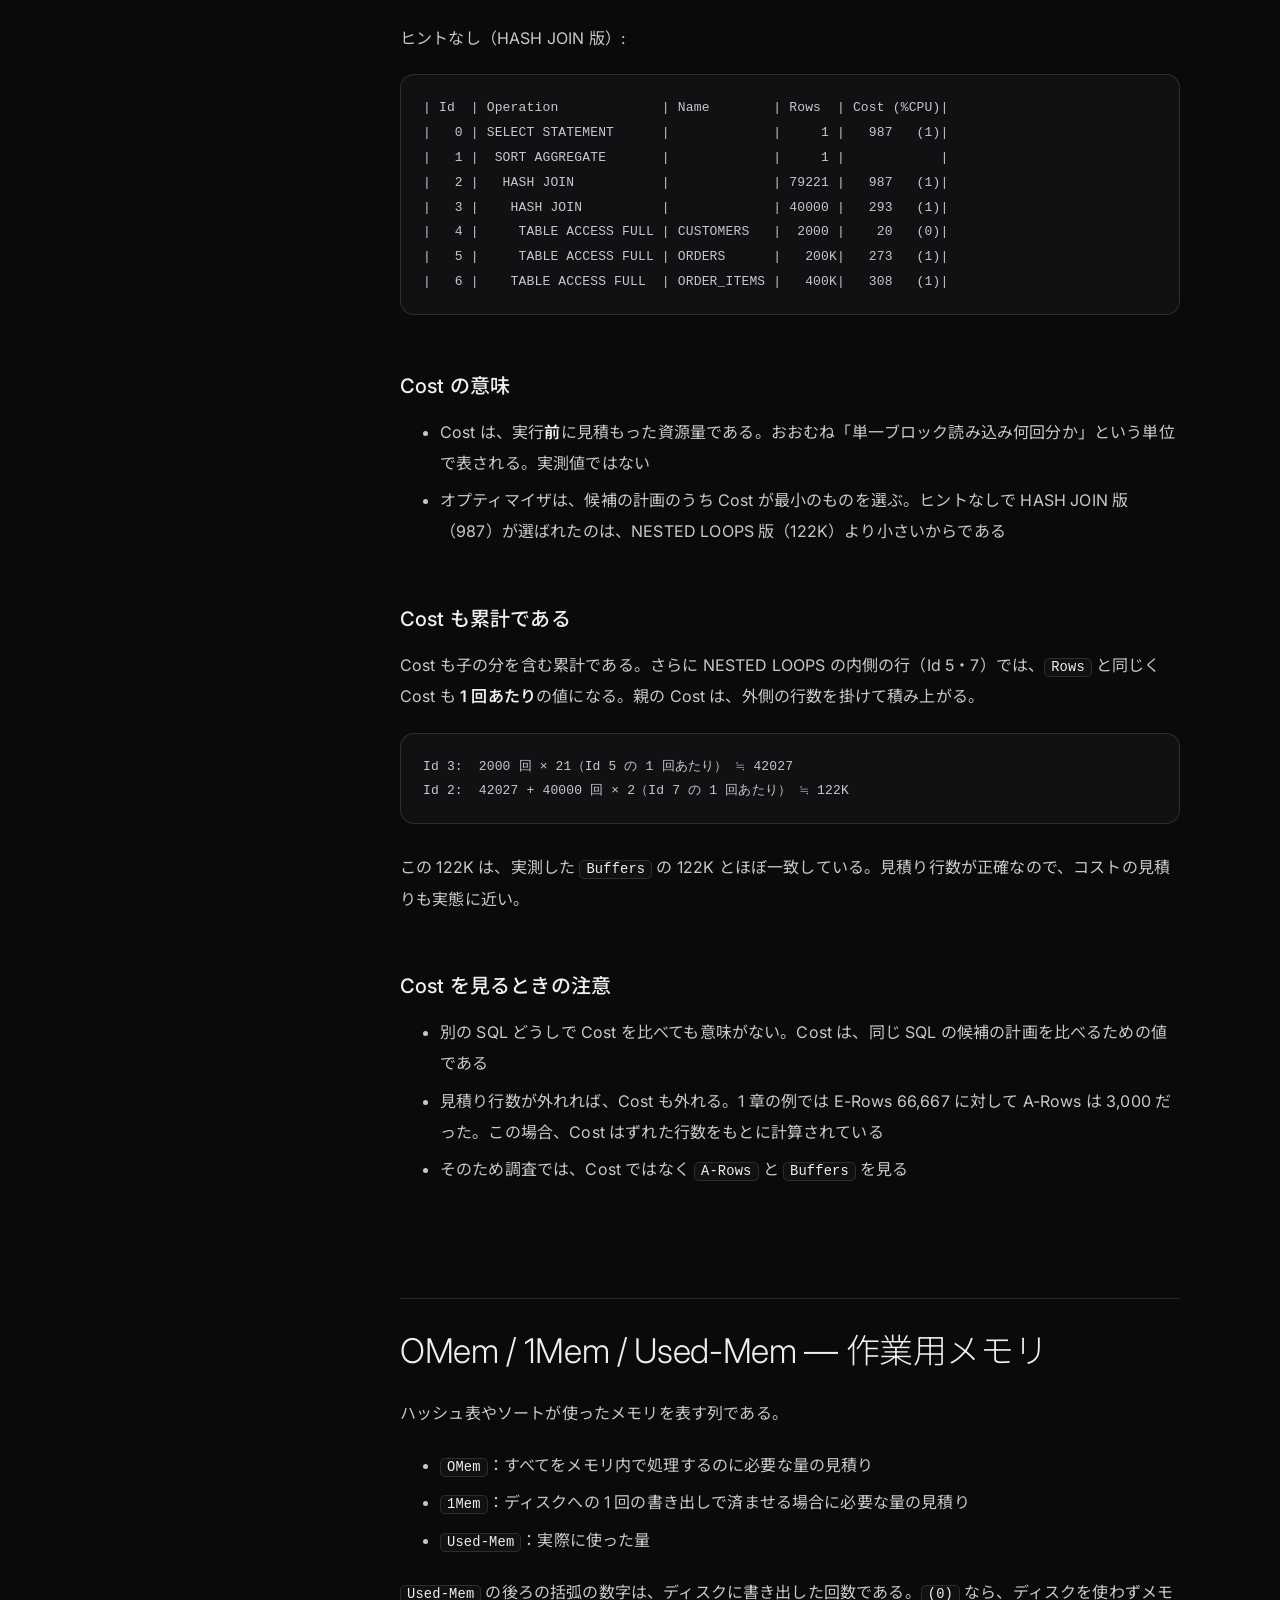
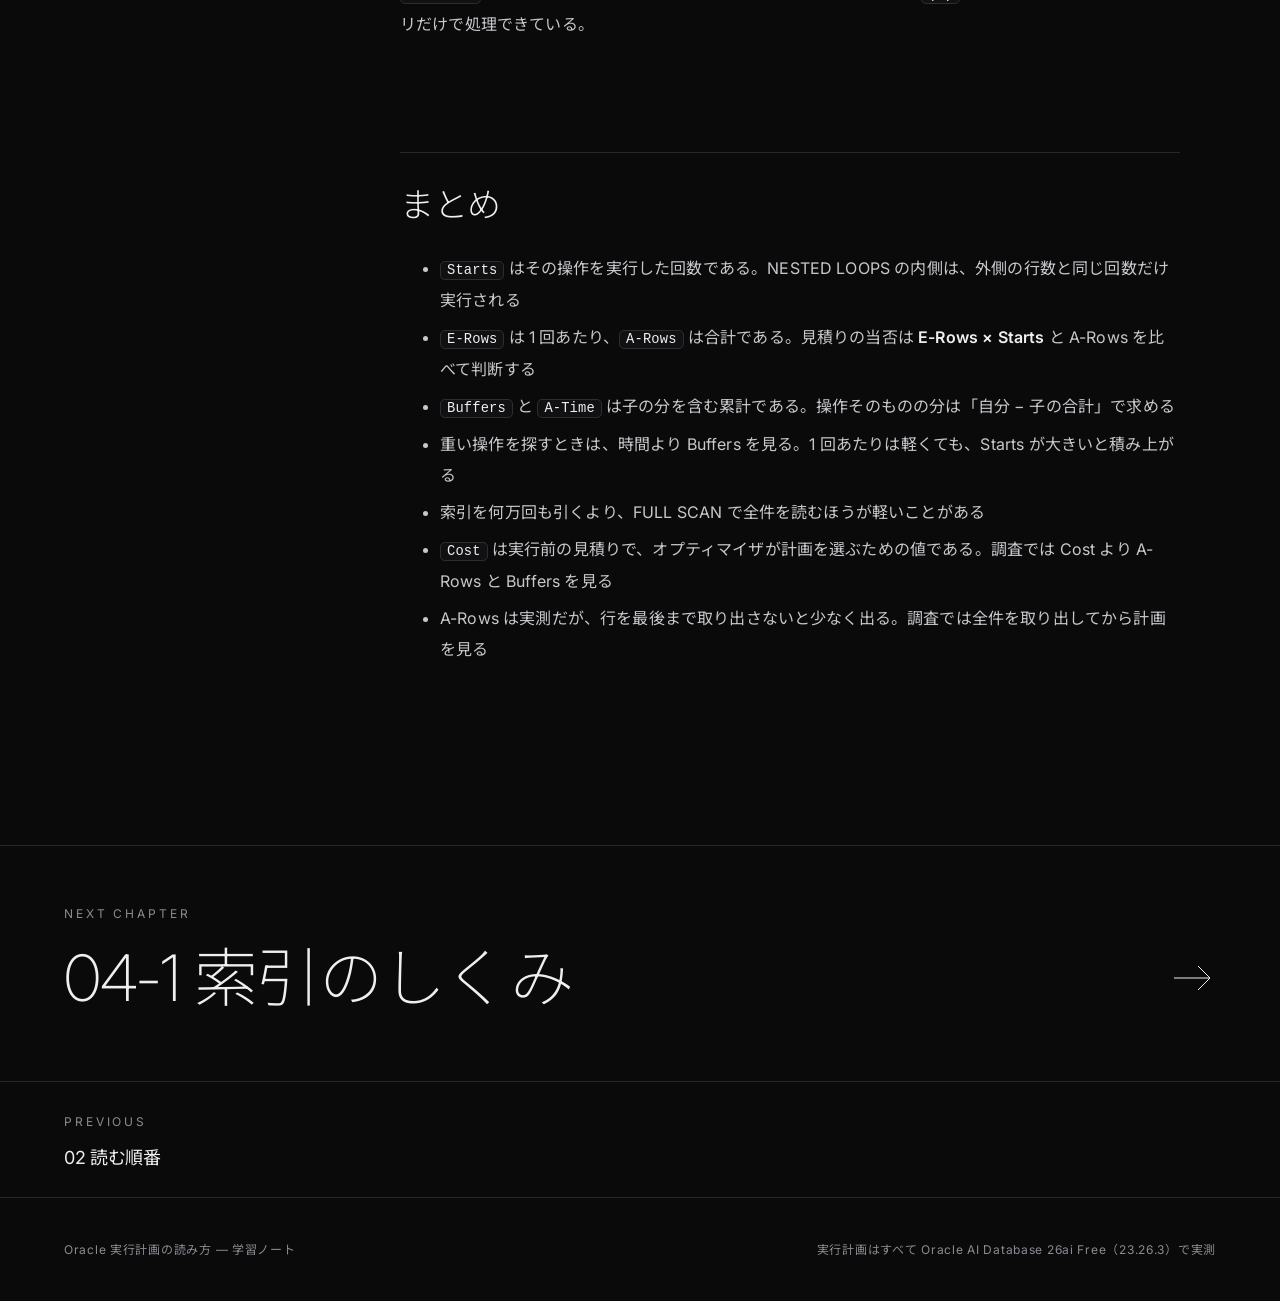
<file: docs/chapters/03-columns.html>
<!doctype html>
<html lang="ja">
<head>
<meta charset="utf-8">
<meta name="viewport" content="width=device-width, initial-scale=1">
<title>03 列の意味 — Oracle 実行計画の読み方</title>
<meta name="description" content="DISPLAY_CURSOR(..., &#x27;ALLSTATS LAST&#x27;) の実績列を読む。要点は 2 つある。E-Rows は 1 回あたりの値であること、そして Buffers と A-Time は子の分を含む累計であることだ。">
<link rel="preconnect" href="https://fonts.googleapis.com">
<link rel="preconnect" href="https://fonts.gstatic.com" crossorigin>
<link rel="stylesheet" href="https://fonts.googleapis.com/css2?family=Inter:wght@200;300;400;500;600&amp;family=Noto+Sans+JP:wght@300;400;500;700&amp;display=swap">
<link rel="stylesheet" href="../assets/site.css">
<script src="../assets/theme.js"></script>
</head>
<body data-root="../" data-page="chapters/03-columns.html">
<header class="site-header">
  <a class="brand" href="../index.html">oracle<span>/</span>xplan notes</a>
  <div class="header-actions">
    <button class="theme-toggle" type="button" aria-label="配色を切り替える"></button>
    <button class="menu-toggle" type="button" aria-label="章の一覧を開く" aria-expanded="false" aria-controls="menu"><span></span><span></span></button>
  </div>
</header>
<div class="menu-overlay" id="menu"><nav class="menu-list" aria-label="章の一覧"></nav></div>

<section class="hero">
  <div class="hero-bg" aria-hidden="true"></div>
  <div class="hero-inner">
    <p class="eyebrow">Chapter 03</p>
    <h1>列の意味</h1>
    <p class="sub">Starts / E-Rows / A-Rows / Buffers / A-Time</p>
  </div>
  <svg class="hero-arrow" viewBox="0 0 44 64" aria-hidden="true"><path d="M22 0v62M2 42l20 20 20-20"/></svg>
</section>

<div class="page-body">
  <aside class="page-toc" aria-label="このページの目次"><p class="toc-title">目次</p><ul><li><a href="#sql">題材の SQL</a></li><li><a href="#starts">Starts — その操作を実行した回数</a></li><li><a href="#e-rows-a-rows-1">E-Rows と A-Rows — 1 回あたりと合計</a><ul><li><a href="#3">小さな例: 顧客 3 人</a></li><li><a href="#2000">2000 人の例</a></li></ul></li><li><a href="#a-rows">A-Rows を読み違える場合</a><ul><li><a href="#1">1. 行を最後まで取り出さなかった</a></li><li><a href="#2-a-rows">2. A-Rows は全実行の合計である</a></li><li><a href="#3-allstats-last-1">3. 'ALLSTATS LAST' は最後の 1 回だけ</a></li><li><a href="#4-a-time">4. A-Time には誤差がある</a></li></ul></li><li><a href="#buffers">Buffers — 子の分を含む累計</a><ul><li><a href="#_1">どこで読んでいるか</a></li></ul></li><li><a href="#a-time">A-Time — これも累計で、誤差がある</a></li><li><a href="#_2">ヒントなしの計画と比べる</a></li><li><a href="#cost">Cost — オプティマイザの見積りコスト</a><ul><li><a href="#cost_1">Cost の意味</a></li><li><a href="#cost_2">Cost も累計である</a></li><li><a href="#cost_3">Cost を見るときの注意</a></li></ul></li><li><a href="#omem-1mem-used-mem">OMem / 1Mem / Used-Mem — 作業用メモリ</a></li><li><a href="#_3">まとめ</a></li></ul></aside>
  <main class="content">
<article>
<p><code>DISPLAY_CURSOR(..., 'ALLSTATS LAST')</code> の実績列を読む。要点は 2 つある。<strong>E-Rows は 1 回あたりの値</strong>であること、そして <strong>Buffers と A-Time は子の分を含む累計</strong>であることだ。</p>
<h2 id="sql">題材の SQL</h2>
<p>関西の顧客の受注について、明細の行数を数える。内側が何度も実行される様子を見るため、ヒントで結合方式を NESTED LOOPS に固定している。スクリプトは <code>sql/ch03_columns.sql</code> にある。</p>
<pre><code class="language-sql">SELECT /*+ GATHER_PLAN_STATISTICS LEADING(c o i) USE_NL(o) USE_NL(i) */
       COUNT(*) AS item_cnt
FROM   customers c
JOIN   orders o       ON o.customer_id = c.customer_id
JOIN   order_items i  ON i.order_id    = o.order_id
WHERE  c.region = 'KANSAI';
</code></pre>
<pre><code class="language-text">Plan hash value: 511572759

-----------------------------------------------------------------------------------------------------------------------
| Id  | Operation                              | Name               | Starts | E-Rows | A-Rows |   A-Time   | Buffers |
-----------------------------------------------------------------------------------------------------------------------
|   0 | SELECT STATEMENT                       |                    |      1 |        |      1 |00:00:00.39 |    122K |
|   1 |  SORT AGGREGATE                        |                    |      1 |      1 |      1 |00:00:00.39 |    122K |
|   2 |   NESTED LOOPS                         |                    |      1 |  79221 |  80001 |00:00:00.38 |    122K |
|   3 |    NESTED LOOPS                        |                    |      1 |  40000 |  40000 |00:00:00.39 |   42473 |
|*  4 |     TABLE ACCESS FULL                  | CUSTOMERS          |      1 |   2000 |   2000 |00:00:00.01 |      60 |
|   5 |     TABLE ACCESS BY INDEX ROWID BATCHED| ORDERS             |   2000 |     20 |  40000 |00:00:00.16 |   42413 |
|*  6 |      INDEX RANGE SCAN                  | ORDERS_CUSTOMER_IX |   2000 |     20 |  40000 |00:00:00.11 |    2413 |
|*  7 |    INDEX RANGE SCAN                    | ORDER_ITEMS_PK     |  40000 |      2 |  80001 |00:00:00.19 |   80235 |
-----------------------------------------------------------------------------------------------------------------------

Predicate Information (identified by operation id):
---------------------------------------------------

   4 - filter(&quot;C&quot;.&quot;REGION&quot;='KANSAI')
   6 - access(&quot;O&quot;.&quot;CUSTOMER_ID&quot;=&quot;C&quot;.&quot;CUSTOMER_ID&quot;)
   7 - access(&quot;I&quot;.&quot;ORDER_ID&quot;=&quot;O&quot;.&quot;ORDER_ID&quot;)
</code></pre>
<h2 id="starts">Starts — その操作を実行した回数</h2>
<p>NESTED LOOPS は、外側（第 1 子）の <strong>1 行ごとに</strong>内側（第 2 子）を 1 回実行する。そのため、内側の <code>Starts</code> は外側の行数と同じになる。</p>
<table>
<thead>
<tr>
<th>内側の操作</th>
<th>Starts</th>
<th>外側の行数</th>
</tr>
</thead>
<tbody>
<tr>
<td>Id 5・6（ORDERS を顧客ごとに引く）</td>
<td>2,000</td>
<td>Id 4 の A-Rows = 2,000（関西の顧客）</td>
</tr>
<tr>
<td>Id 7（明細を受注ごとに引く）</td>
<td>40,000</td>
<td>Id 3 の A-Rows = 40,000（その受注）</td>
</tr>
</tbody>
</table>
<p><code>Starts</code> が大きい行は、1 回あたりの処理が軽くても合計で重くなりやすい。</p>
<h2 id="e-rows-a-rows-1">E-Rows と A-Rows — 1 回あたりと合計</h2>
<h3 id="3">小さな例: 顧客 3 人</h3>
<p>まず顧客を 3 人に絞り、同じ形の計画を見る。</p>
<pre><code class="language-sql">SELECT /*+ GATHER_PLAN_STATISTICS LEADING(c o) USE_NL(o) INDEX(o orders_customer_ix) FULL(c) */
       MAX(c.name), COUNT(o.amount)
FROM   customers c
JOIN   orders o ON o.customer_id = c.customer_id
WHERE  c.customer_id IN (1, 6, 11);
</code></pre>
<pre><code class="language-text">---------------------------------------------------------------------------------------------
| Id  | Operation           | Name               | Starts | E-Rows | A-Rows |   A-Time   | Buffers |
---------------------------------------------------------------------------------------------
|   0 | SELECT STATEMENT    |                    |      1 |        |      1 |00:00:00.01 |      65 |
|   1 |  SORT AGGREGATE     |                    |      1 |      1 |      1 |00:00:00.01 |      65 |
|   2 |   NESTED LOOPS      |                    |      1 |     60 |     60 |00:00:00.01 |      65 |
|*  3 |    TABLE ACCESS FULL| CUSTOMERS          |      1 |      3 |      3 |00:00:00.01 |      60 |
|*  4 |    INDEX RANGE SCAN | ORDERS_CUSTOMER_IX |      3 |     20 |     60 |00:00:00.01 |       5 |
---------------------------------------------------------------------------------------------
</code></pre>
<p>Id 4 は 1 回だけ動くのではない。上から顧客が 1 人来るたびに 1 回動くので、3 回動いている。</p>
<table>
<thead>
<tr>
<th>回</th>
<th>上から来た顧客</th>
<th>見積り（1 回あたり）</th>
<th>実際</th>
</tr>
</thead>
<tbody>
<tr>
<td>1 回目</td>
<td>顧客 1</td>
<td>20</td>
<td>20</td>
</tr>
<tr>
<td>2 回目</td>
<td>顧客 6</td>
<td>20</td>
<td>20</td>
</tr>
<tr>
<td>3 回目</td>
<td>顧客 11</td>
<td>20</td>
<td>20</td>
</tr>
<tr>
<td>計画の表示</td>
<td><code>Starts</code> = 3</td>
<td><code>E-Rows</code> = 20</td>
<td><code>A-Rows</code> = 60</td>
</tr>
</tbody>
</table>
<p>計画の 1 行は、複数回の実行をまとめて表示している。<strong><code>E-Rows</code> は 1 回分、<code>A-Rows</code> は合計</strong>である。件数が 20 から 60 に増えたのではなく、1 回分の数字と 3 回分の合計が同じ行に並んでいるだけである。</p>
<div class="admonition note">
<p class="admonition-title">c.name を SELECT する理由</p>
<p><code>c.name</code> を SELECT しないと、customers の列を使わないため結合除去が起き、別の形の計画になる（<a href="02-reading-order.html">2 章</a>を参照）。</p>
</div>
<h3 id="2000">2000 人の例</h3>
<p>2 つの列は単位が違う。</p>
<ul>
<li><code>E-Rows</code>：<strong>1 回の実行あたり</strong>の見積り行数</li>
<li><code>A-Rows</code>：<strong>全実行の合計</strong>の実績行数</li>
</ul>
<p>そのため、見積りが正しかったかどうかは <strong><code>E-Rows × Starts</code> と <code>A-Rows</code> を比べて</strong>判断する。</p>
<table>
<thead>
<tr>
<th>Id</th>
<th>E-Rows</th>
<th>Starts</th>
<th>E-Rows × Starts</th>
<th>A-Rows</th>
<th>判定</th>
</tr>
</thead>
<tbody>
<tr>
<td>4</td>
<td>2,000</td>
<td>1</td>
<td>2,000</td>
<td>2,000</td>
<td>正確</td>
</tr>
<tr>
<td>5</td>
<td>20</td>
<td>2,000</td>
<td>40,000</td>
<td>40,000</td>
<td>正確</td>
</tr>
<tr>
<td>7</td>
<td>2</td>
<td>40,000</td>
<td>80,000</td>
<td>80,001</td>
<td>ほぼ正確</td>
</tr>
</tbody>
</table>
<p>Id 5 の <code>E-Rows</code> 20 と <code>A-Rows</code> 40,000 だけを並べると、見積りが 2,000 倍外れたように見える。しかし実際は、見積りは正確である。</p>
<div class="admonition note">
<p class="admonition-title">1 章の補足</p>
<p>1 章では「E-Rows と A-Rows が大きくずれている行を探す」と書いた。<code>Starts</code> が 1 の行はそのまま比べてよい。
<code>Starts</code> が 2 以上の行では、<strong>E-Rows に Starts を掛けてから</strong>比べる。</p>
</div>
<h2 id="a-rows">A-Rows を読み違える場合</h2>
<p>A-Rows は実際に数えた値なので、数え間違いはない。ただし「何を数えた値か」を取り違えると読み間違える。</p>
<h3 id="1">1. 行を最後まで取り出さなかった</h3>
<p>SQL Developer などの画面ツールは、最初の数十行だけを取り出して表示することが多い。このとき、A-Rows は取り出した分だけになる。</p>
<p>次は、受注と顧客を結合する SQL を実行し、最初の 50 行だけを取り出して閉じたときの計画である（<code>sql/ch03_columns.sql</code> の後半）。</p>
<pre><code class="language-text">SQL_ID  ccmwp2ub9nuk4, child number 0

---------------------------------------------------------------------------------------------------------------------
| Id  | Operation          | Name      | Starts | E-Rows | A-Rows |   A-Time   | Buffers |  OMem |  1Mem | Used-Mem |
---------------------------------------------------------------------------------------------------------------------
|   0 | SELECT STATEMENT   |           |      1 |        |     50 |00:00:00.01 |     112 |       |       |          |
|*  1 |  HASH JOIN         |           |      1 |    200K|     50 |00:00:00.01 |     112 |  1810K|  1810K| 2555K (0)|
|   2 |   TABLE ACCESS FULL| CUSTOMERS |      1 |  10000 |  10000 |00:00:00.01 |      60 |       |       |          |
|   3 |   TABLE ACCESS FULL| ORDERS    |      1 |    200K|     50 |00:00:00.01 |      52 |       |       |          |
---------------------------------------------------------------------------------------------------------------------
</code></pre>
<p>ORDERS の E-Rows は 200K だが、A-Rows は 50 しかない。見積りが外れたのではない。50 行を返したところで取り出しが止まり、ORDERS もそこで読むのをやめただけである。</p>
<p>調査では、SQL*Plus などで全件を取り出してから計画を表示する。または、<code>SELECT COUNT(*) FROM (...)</code> のように件数を数える SQL に包んで実行する。</p>
<div class="admonition note">
<p class="admonition-title">部分的に読んだ表と、全部読んだ表</p>
<p>HASH JOIN の第 1 子（CUSTOMERS）は、ハッシュ表を作るために最初に全件を読む。そのため 10000 行のままである。
途中で止まったのは、第 2 子（ORDERS）の読み込みだけである。</p>
</div>
<h3 id="2-a-rows">2. A-Rows は全実行の合計である</h3>
<p>前の節のとおり、A-Rows は Starts 回分の合計である。E-Rows と直接比べず、<strong>E-Rows × Starts</strong> と比べる。</p>
<h3 id="3-allstats-last-1">3. 'ALLSTATS LAST' は最後の 1 回だけ</h3>
<p><code>'ALLSTATS LAST'</code> は、最後に実行した 1 回分の実績を表示する。バインド変数の値が変われば、A-Rows も変わる。別の値で遅くなっている場合は、その値で実行してから表示する。</p>
<p><code>LAST</code> を付けずに <code>'ALLSTATS'</code> と指定すると、そのカーソルのこれまでの全実行の累計を表示する。</p>
<h3 id="4-a-time">4. A-Time には誤差がある</h3>
<p><code>GATHER_PLAN_STATISTICS</code> で実績を集めると、計測そのものに負荷がかかる。行数の多い操作ほど、A-Time が実際より長く出やすい。値の丸めもある。行数ではなく時間で比べるときは、この誤差に注意する。</p>
<h2 id="buffers">Buffers — 子の分を含む累計</h2>
<p><code>Buffers</code> は読んだブロックの数（論理読み込み）である。この値は<strong>子の操作の分を含む累計</strong>になっている。操作そのものが読んだ量は、次の式で求める。</p>
<pre><code class="language-text">自分の分 = 自分の Buffers − 子の Buffers の合計
</code></pre>
<table>
<thead>
<tr>
<th>Id</th>
<th>操作</th>
<th>Buffers（累計）</th>
<th>子の合計</th>
<th>自分の分</th>
</tr>
</thead>
<tbody>
<tr>
<td>7</td>
<td>INDEX RANGE SCAN ORDER_ITEMS_PK</td>
<td>80,235</td>
<td>—（子なし）</td>
<td><strong>80,235</strong></td>
</tr>
<tr>
<td>6</td>
<td>INDEX RANGE SCAN ORDERS_CUSTOMER_IX</td>
<td>2,413</td>
<td>—（子なし）</td>
<td>2,413</td>
</tr>
<tr>
<td>5</td>
<td>TABLE ACCESS BY INDEX ROWID BATCHED ORDERS</td>
<td>42,413</td>
<td>2,413（Id 6）</td>
<td><strong>40,000</strong></td>
</tr>
<tr>
<td>4</td>
<td>TABLE ACCESS FULL CUSTOMERS</td>
<td>60</td>
<td>—（子なし）</td>
<td>60</td>
</tr>
<tr>
<td>3</td>
<td>NESTED LOOPS</td>
<td>42,473</td>
<td>60 + 42,413 = 42,473</td>
<td>0</td>
</tr>
<tr>
<td>2</td>
<td>NESTED LOOPS</td>
<td>122K</td>
<td>42,473 + 80,235 = 122,708</td>
<td>≒ 0</td>
</tr>
</tbody>
</table>
<div class="admonition warning">
<p class="admonition-title">K 表記は丸められている</p>
<p>大きな値は <code>122K</code> のように丸めて表示される。Id 2 は 122,708 前後と考えられるが、正確な値は分からない。
自分の分を引き算で求めるときは、誤差が出ることを前提にする。</p>
</div>
<h3 id="_1">どこで読んでいるか</h3>
<p>自分の分が最も大きいのは <strong>Id 7（80,235）</strong>である。1 回あたりでは 80,235 ÷ 40,000 ≒ 2 ブロックしか読んでいない。それでも 4 万回実行しているので、積み上がって最大になった。</p>
<p>次に大きいのは <strong>Id 5（40,000）</strong>で、受注 1 行あたり約 1 ブロックを読んでいる。1 人の顧客の受注は表の中のあちこちに散らばっている。そのため、1 行を取るたびに別のブロックを読むことになる。</p>
<p>NESTED LOOPS の行（Id 2・3）は、子から受け取った行を組み合わせるだけで、自分ではブロックを読まない。</p>
<h2 id="a-time">A-Time — これも累計で、誤差がある</h2>
<p><code>A-Time</code> も子の分を含む累計である。ただし計測は丸められており、誤差も含む。この計画でも、Id 3 の 0.39 秒が親の Id 2 の 0.38 秒を上回っている。累計として考えればありえない値である。</p>
<p>時間は計測のぶれも受けやすい。どの操作が重いかを比べるときは、時間より <strong>Buffers</strong> を使うほうが確実である。</p>
<h2 id="_2">ヒントなしの計画と比べる</h2>
<p>同じ SQL をヒントなしで実行すると、オプティマイザは HASH JOIN を選ぶ。</p>
<pre><code class="language-text">Plan hash value: 2290686206

-------------------------------------------------------------------------------------------------------------------------
| Id  | Operation            | Name        | Starts | E-Rows | A-Rows |   A-Time   | Buffers |  OMem |  1Mem | Used-Mem |
-------------------------------------------------------------------------------------------------------------------------
|   0 | SELECT STATEMENT     |             |      1 |        |      1 |00:00:00.19 |    2194 |       |       |          |
|   1 |  SORT AGGREGATE      |             |      1 |      1 |      1 |00:00:00.19 |    2194 |       |       |          |
|*  2 |   HASH JOIN          |             |      1 |  79221 |  80001 |00:00:00.10 |    2194 |  3800K|  3201K| 2894K (0)|
|*  3 |    HASH JOIN         |             |      1 |  40000 |  40000 |00:00:00.03 |    1064 |  2278K|  2278K| 2735K (0)|
|*  4 |     TABLE ACCESS FULL| CUSTOMERS   |      1 |   2000 |   2000 |00:00:00.01 |      60 |       |       |          |
|   5 |     TABLE ACCESS FULL| ORDERS      |      1 |   200K |   200K |00:00:00.01 |    1004 |       |       |          |
|   6 |    TABLE ACCESS FULL | ORDER_ITEMS |      1 |   400K |   400K |00:00:00.04 |    1130 |       |       |          |
-------------------------------------------------------------------------------------------------------------------------
</code></pre>
<table>
<thead>
<tr>
<th></th>
<th>NESTED LOOPS 版</th>
<th>HASH JOIN 版</th>
</tr>
</thead>
<tbody>
<tr>
<td>Buffers</td>
<td>122K</td>
<td>2,194</td>
</tr>
<tr>
<td>全行の Starts</td>
<td>最大 40,000</td>
<td>すべて 1</td>
</tr>
</tbody>
</table>
<p>HASH JOIN 版は、ORDERS（20 万行）と ORDER_ITEMS（40 万行）を全件 FULL で読んでいる。それでも、読んだブロック数は NESTED LOOPS 版の約 1/56 である。</p>
<p>FULL SCAN は、表のブロックを先頭から 1 回ずつ読むだけで済む。それに対して索引を何万回も引くと、同じブロックを何度も読むことになる。そのため、全件を読むほうが軽いことがある。</p>
<p>「索引を使えば速い」とは限らない。結合方式をどう選ぶかは 5 章で扱う。</p>
<h2 id="cost">Cost — オプティマイザの見積りコスト</h2>
<p><code>ALLSTATS LAST</code> では表示されないが、<code>EXPLAIN PLAN</code> の出力には <code>Cost</code> 列がある。同じ 2 つの SQL を <code>EXPLAIN PLAN</code> にかけ、<code>DBMS_XPLAN.DISPLAY(NULL, NULL, 'BASIC +ROWS +COST')</code> で表示した。</p>
<pre><code class="language-sql">EXPLAIN PLAN FOR
SELECT /*+ LEADING(c o i) USE_NL(o) USE_NL(i) */ COUNT(*) ... ;   -- NESTED LOOPS 版

SELECT * FROM TABLE(DBMS_XPLAN.DISPLAY(NULL, NULL, 'BASIC +ROWS +COST'));
</code></pre>
<p>NESTED LOOPS 版:</p>
<pre><code class="language-text">| Id  | Operation                             | Name               | Rows  | Cost (%CPU)|
|   0 | SELECT STATEMENT                      |                    |     1 |   122K  (1)|
|   1 |  SORT AGGREGATE                       |                    |     1 |            |
|   2 |   NESTED LOOPS                        |                    | 79221 |   122K  (1)|
|   3 |    NESTED LOOPS                       |                    | 40000 | 42027   (1)|
|   4 |     TABLE ACCESS FULL                 | CUSTOMERS          |  2000 |    20   (0)|
|   5 |     TABLE ACCESS BY INDEX ROWID BATCHED| ORDERS            |    20 |    21   (0)|
|   6 |      INDEX RANGE SCAN                 | ORDERS_CUSTOMER_IX |    20 |     1   (0)|
|   7 |    INDEX RANGE SCAN                   | ORDER_ITEMS_PK     |     2 |     2   (0)|
</code></pre>
<p>ヒントなし（HASH JOIN 版）:</p>
<pre><code class="language-text">| Id  | Operation             | Name        | Rows  | Cost (%CPU)|
|   0 | SELECT STATEMENT      |             |     1 |   987   (1)|
|   1 |  SORT AGGREGATE       |             |     1 |            |
|   2 |   HASH JOIN           |             | 79221 |   987   (1)|
|   3 |    HASH JOIN          |             | 40000 |   293   (1)|
|   4 |     TABLE ACCESS FULL | CUSTOMERS   |  2000 |    20   (0)|
|   5 |     TABLE ACCESS FULL | ORDERS      |   200K|   273   (1)|
|   6 |    TABLE ACCESS FULL  | ORDER_ITEMS |   400K|   308   (1)|
</code></pre>
<h3 id="cost_1">Cost の意味</h3>
<ul>
<li>Cost は、実行<strong>前</strong>に見積もった資源量である。おおむね「単一ブロック読み込み何回分か」という単位で表される。実測値ではない</li>
<li>オプティマイザは、候補の計画のうち Cost が最小のものを選ぶ。ヒントなしで HASH JOIN 版（987）が選ばれたのは、NESTED LOOPS 版（122K）より小さいからである</li>
</ul>
<h3 id="cost_2">Cost も累計である</h3>
<p>Cost も子の分を含む累計である。さらに NESTED LOOPS の内側の行（Id 5・7）では、<code>Rows</code> と同じく Cost も <strong>1 回あたり</strong>の値になる。親の Cost は、外側の行数を掛けて積み上がる。</p>
<pre><code class="language-text">Id 3:  2000 回 × 21（Id 5 の 1 回あたり） ≒ 42027
Id 2:  42027 + 40000 回 × 2（Id 7 の 1 回あたり） ≒ 122K
</code></pre>
<p>この 122K は、実測した <code>Buffers</code> の 122K とほぼ一致している。見積り行数が正確なので、コストの見積りも実態に近い。</p>
<h3 id="cost_3">Cost を見るときの注意</h3>
<ul>
<li>別の SQL どうしで Cost を比べても意味がない。Cost は、同じ SQL の候補の計画を比べるための値である</li>
<li>見積り行数が外れれば、Cost も外れる。1 章の例では E-Rows 66,667 に対して A-Rows は 3,000 だった。この場合、Cost はずれた行数をもとに計算されている</li>
<li>そのため調査では、Cost ではなく <code>A-Rows</code> と <code>Buffers</code> を見る</li>
</ul>
<h2 id="omem-1mem-used-mem">OMem / 1Mem / Used-Mem — 作業用メモリ</h2>
<p>ハッシュ表やソートが使ったメモリを表す列である。</p>
<ul>
<li><code>OMem</code>：すべてをメモリ内で処理するのに必要な量の見積り</li>
<li><code>1Mem</code>：ディスクへの 1 回の書き出しで済ませる場合に必要な量の見積り</li>
<li><code>Used-Mem</code>：実際に使った量</li>
</ul>
<p><code>Used-Mem</code> の後ろの括弧の数字は、ディスクに書き出した回数である。<code>(0)</code> なら、ディスクを使わずメモリだけで処理できている。</p>
<h2 id="_3">まとめ</h2>
<ul>
<li><code>Starts</code> はその操作を実行した回数である。NESTED LOOPS の内側は、外側の行数と同じ回数だけ実行される</li>
<li><code>E-Rows</code> は 1 回あたり、<code>A-Rows</code> は合計である。見積りの当否は <strong>E-Rows × Starts</strong> と A-Rows を比べて判断する</li>
<li><code>Buffers</code> と <code>A-Time</code> は子の分を含む累計である。操作そのものの分は「自分 − 子の合計」で求める</li>
<li>重い操作を探すときは、時間より Buffers を見る。1 回あたりは軽くても、Starts が大きいと積み上がる</li>
<li>索引を何万回も引くより、FULL SCAN で全件を読むほうが軽いことがある</li>
<li><code>Cost</code> は実行前の見積りで、オプティマイザが計画を選ぶための値である。調査では Cost より A-Rows と Buffers を見る</li>
<li>A-Rows は実測だが、行を最後まで取り出さないと少なく出る。調査では全件を取り出してから計画を見る</li>
</ul>
</article>
  </main>
</div>

<nav class="pager" aria-label="ほかの章へ"></nav>
<footer class="site-footer">
  <span>Oracle 実行計画の読み方 — 学習ノート</span>
  <span>実行計画はすべて Oracle AI Database 26ai Free（23.26.3）で実測</span>
</footer>
<script src="../assets/nav.js"></script>
</body>
</html>
</file>
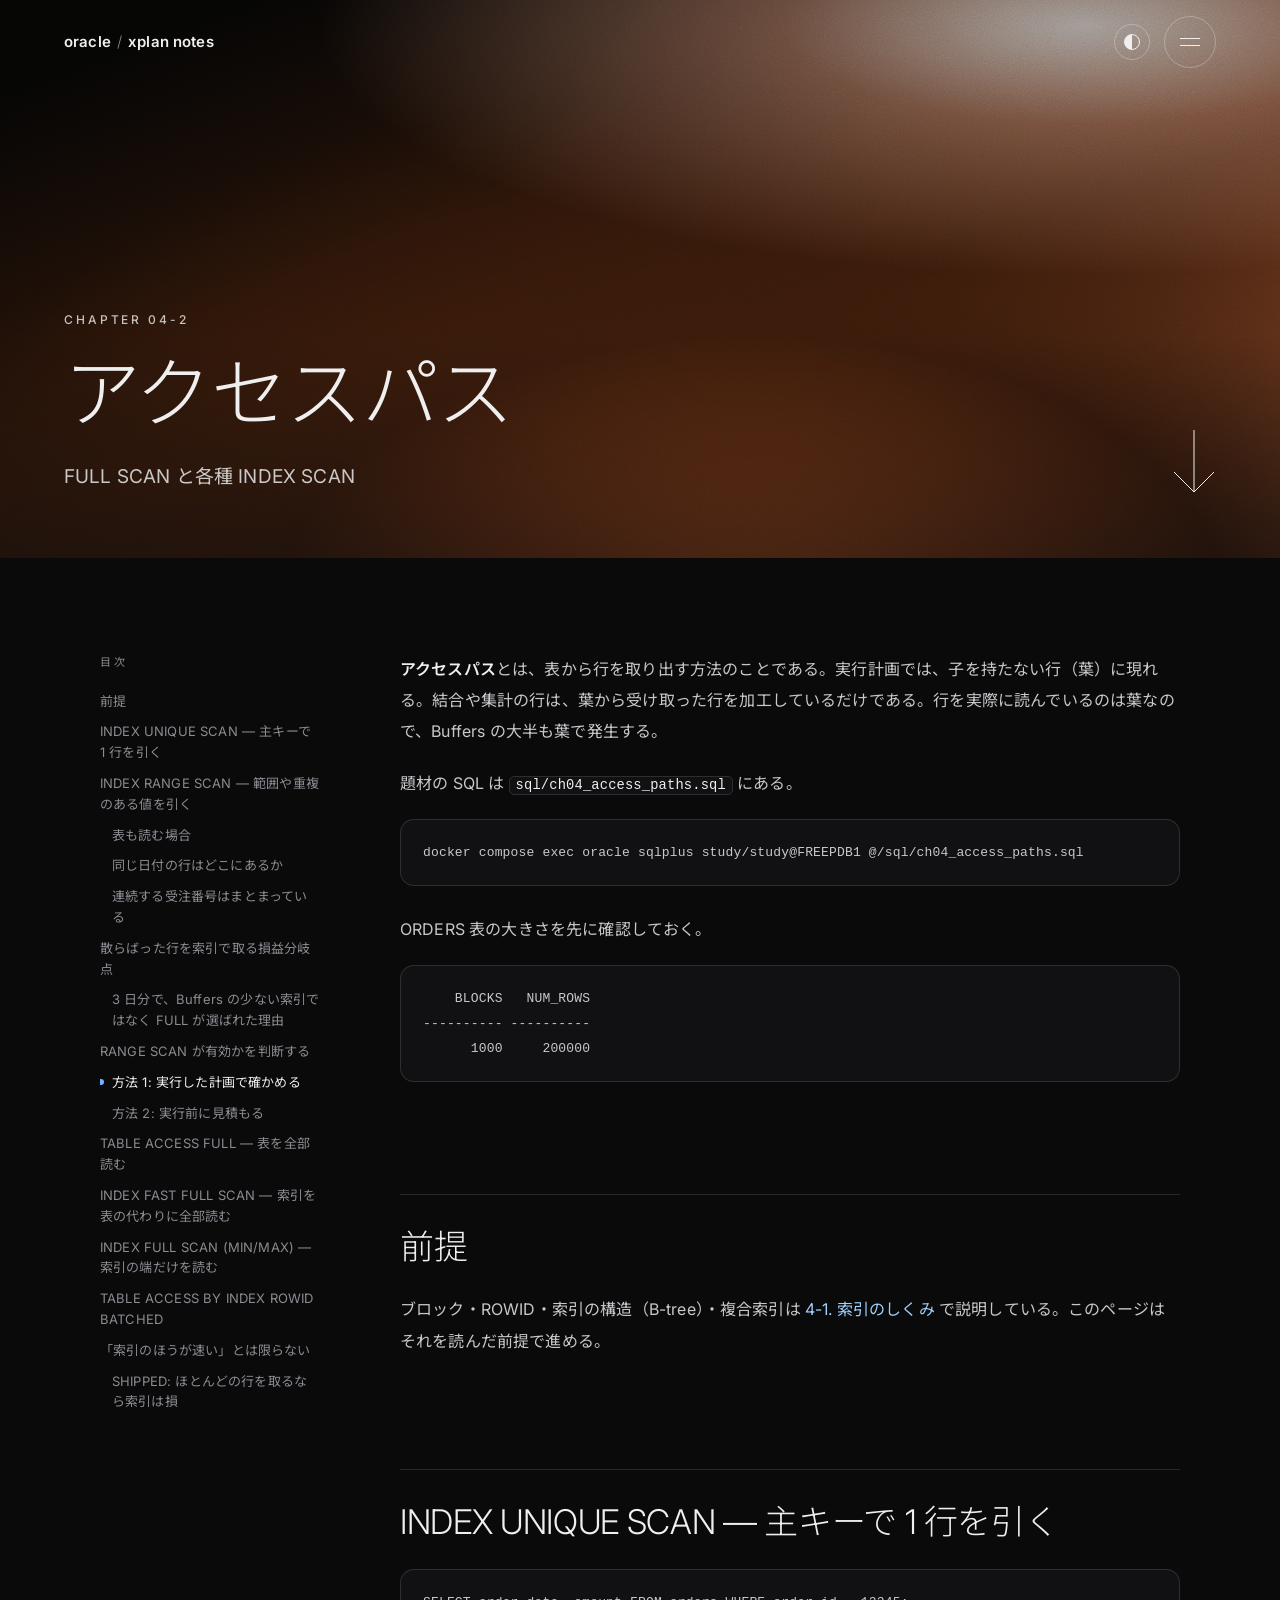
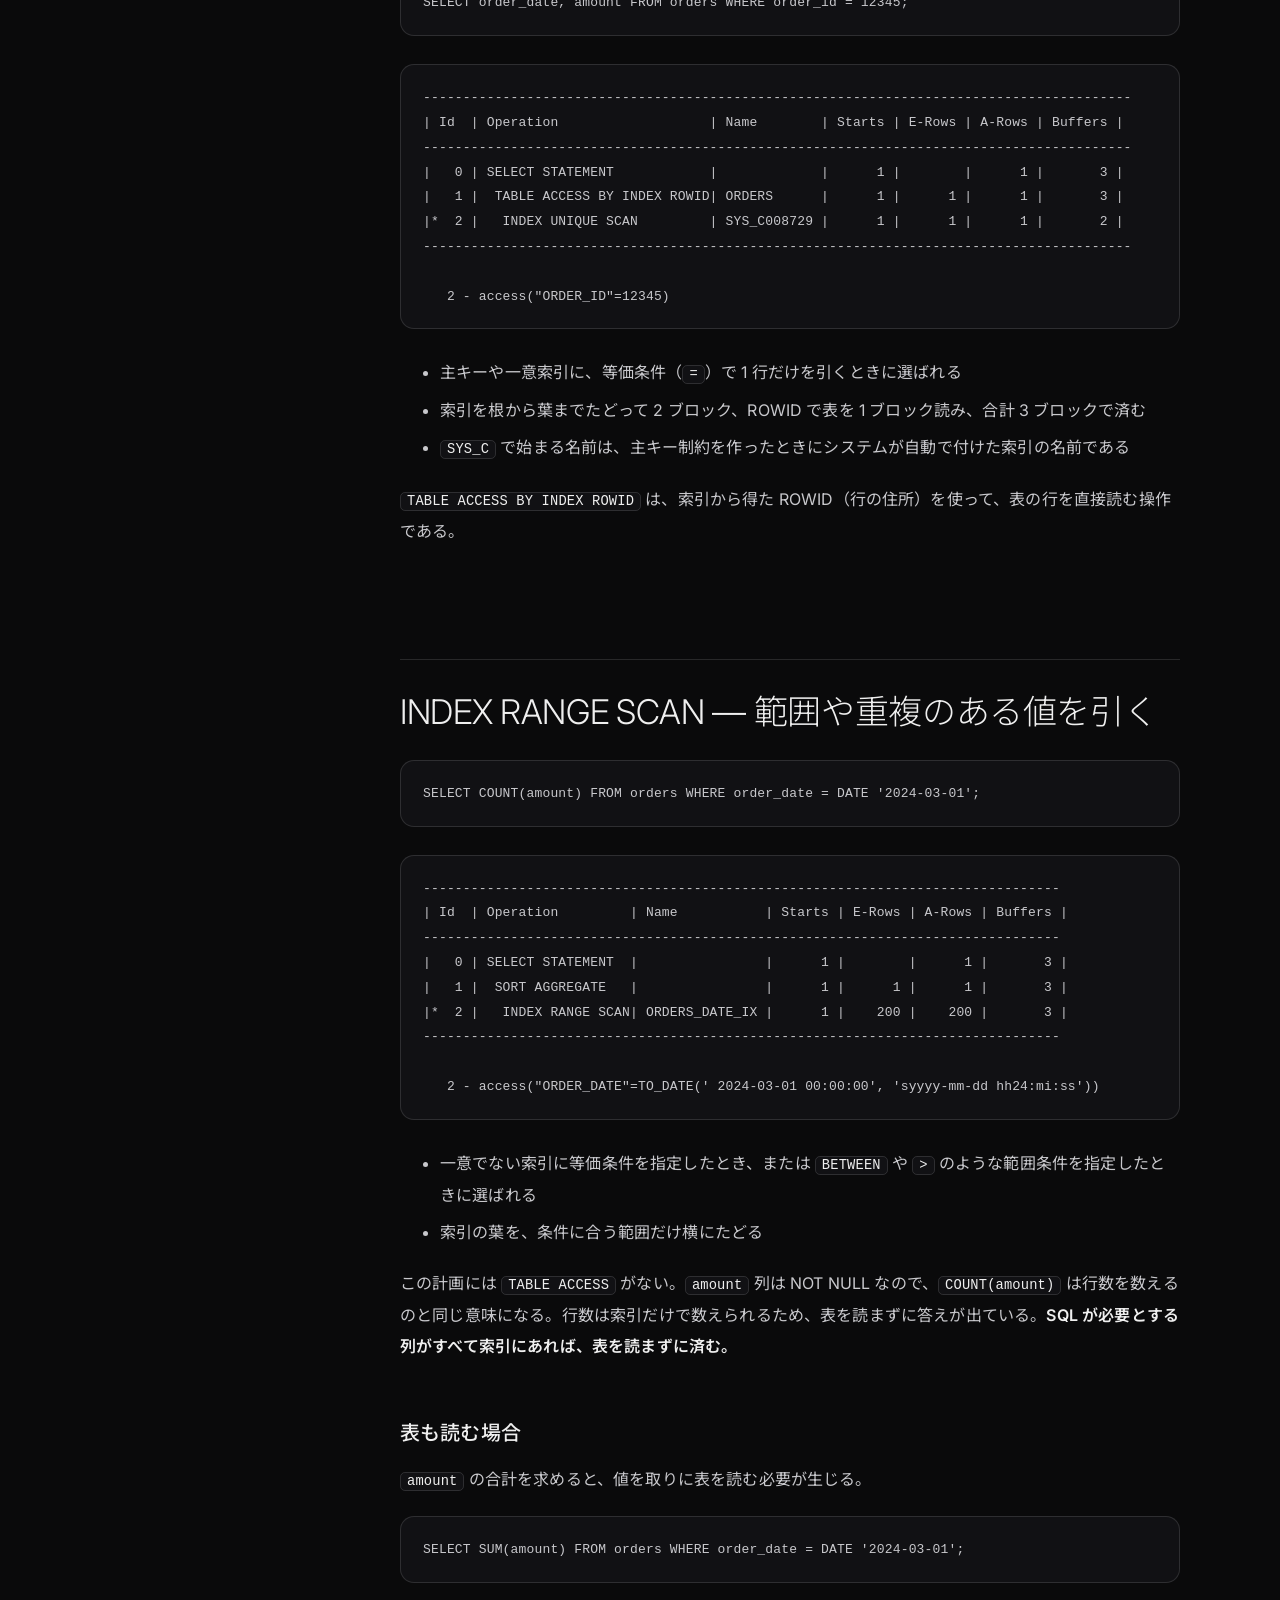
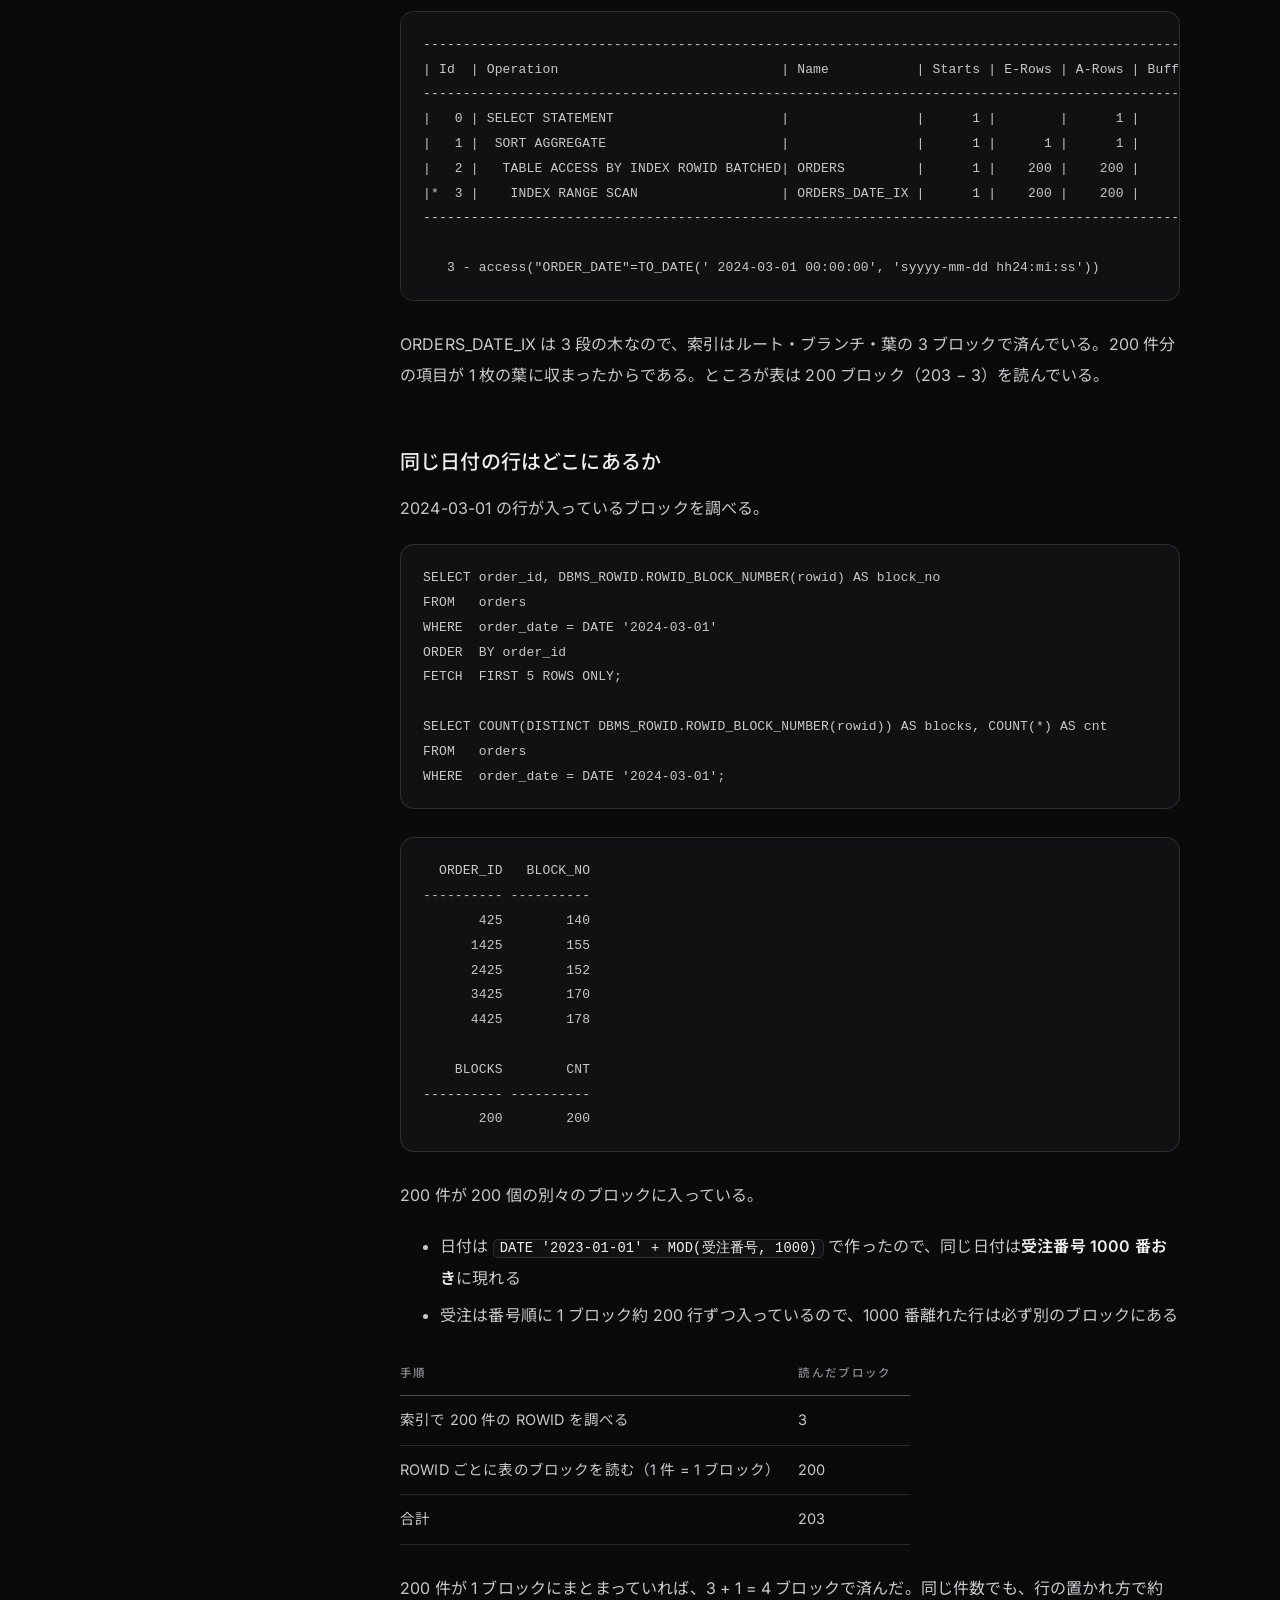
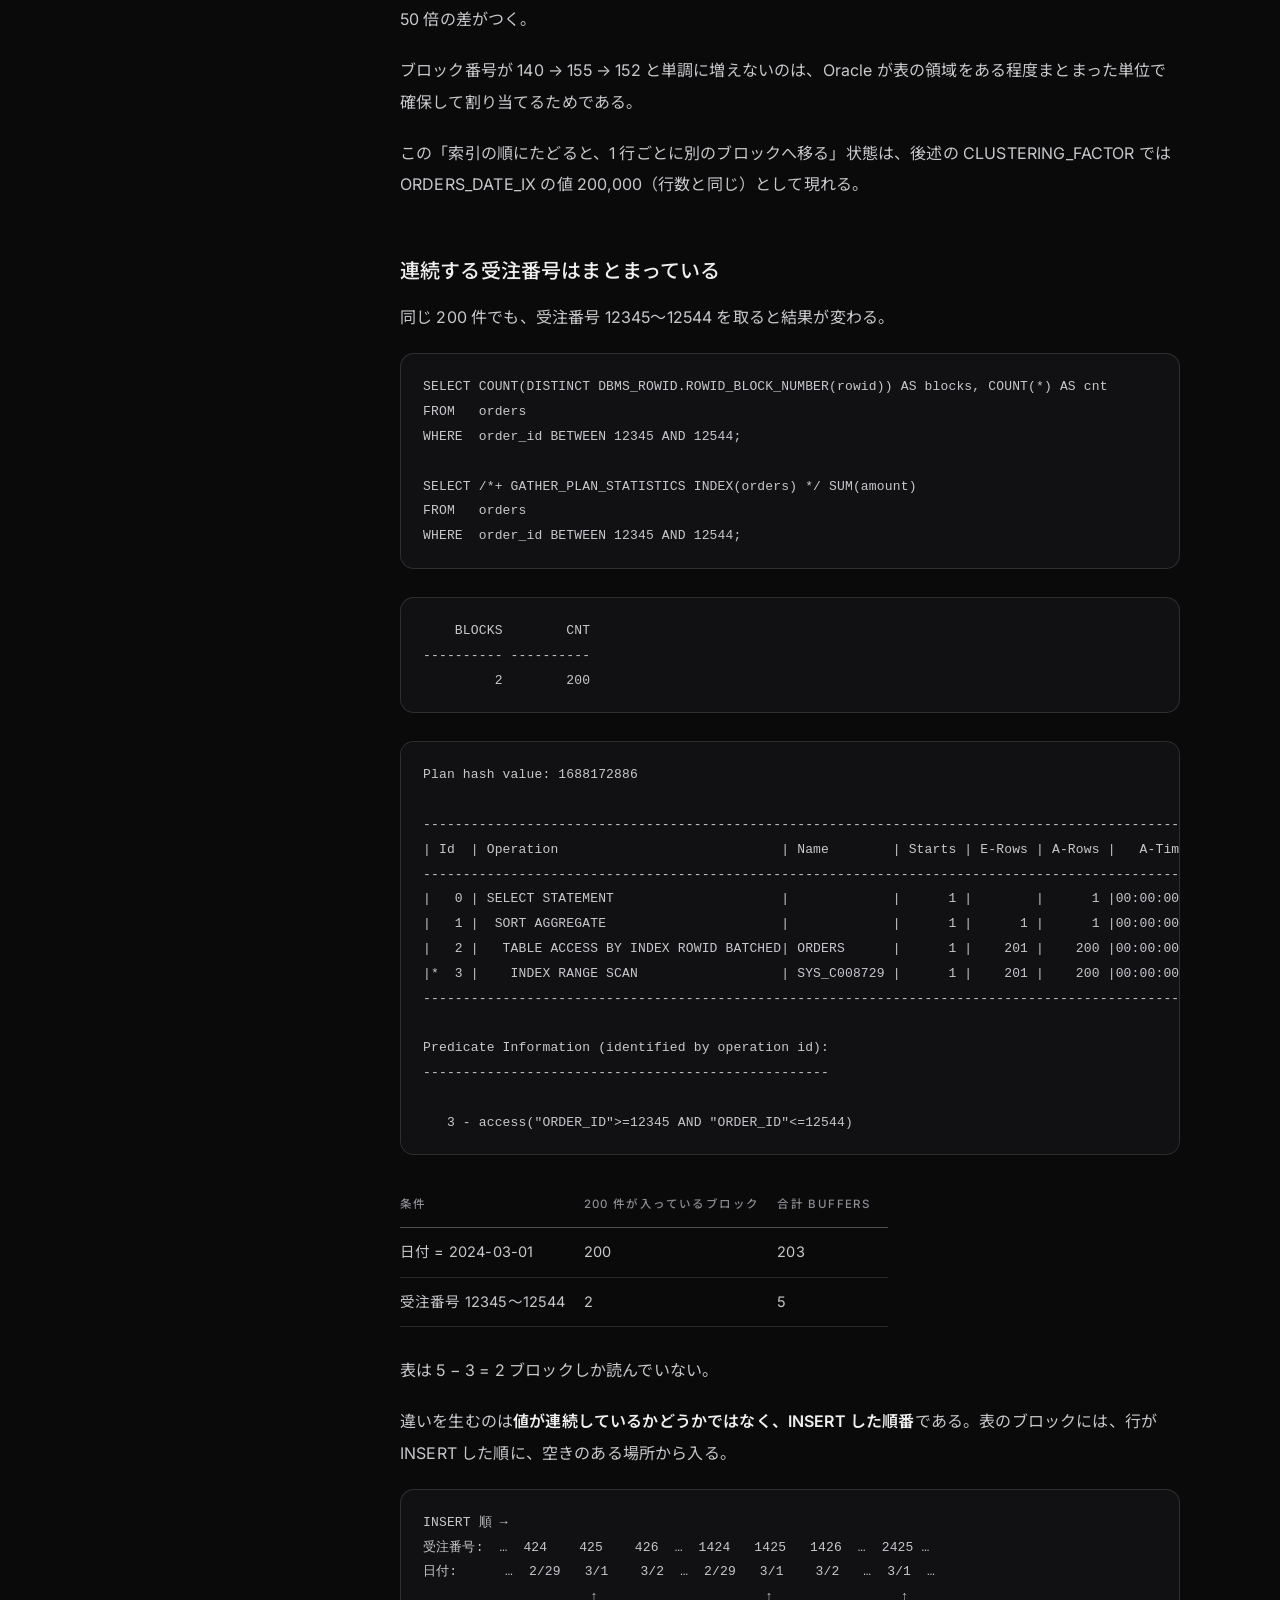
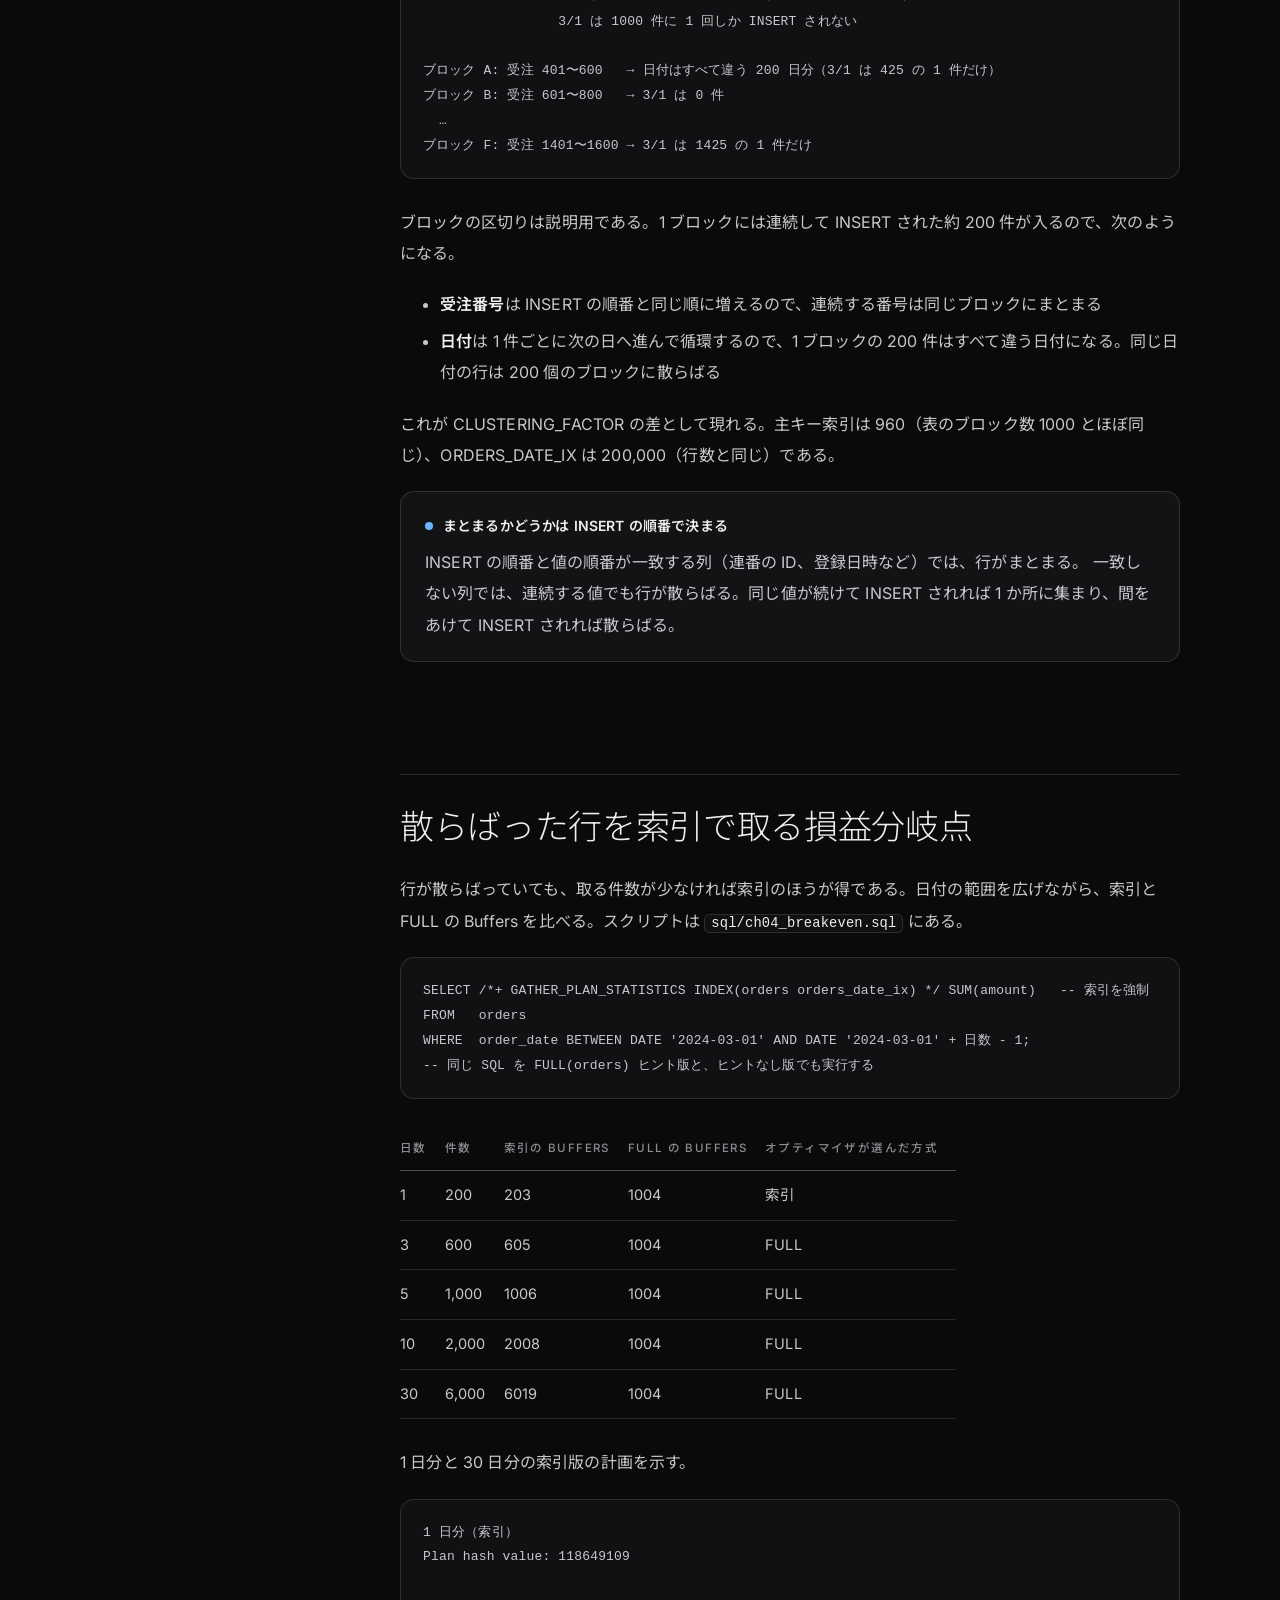
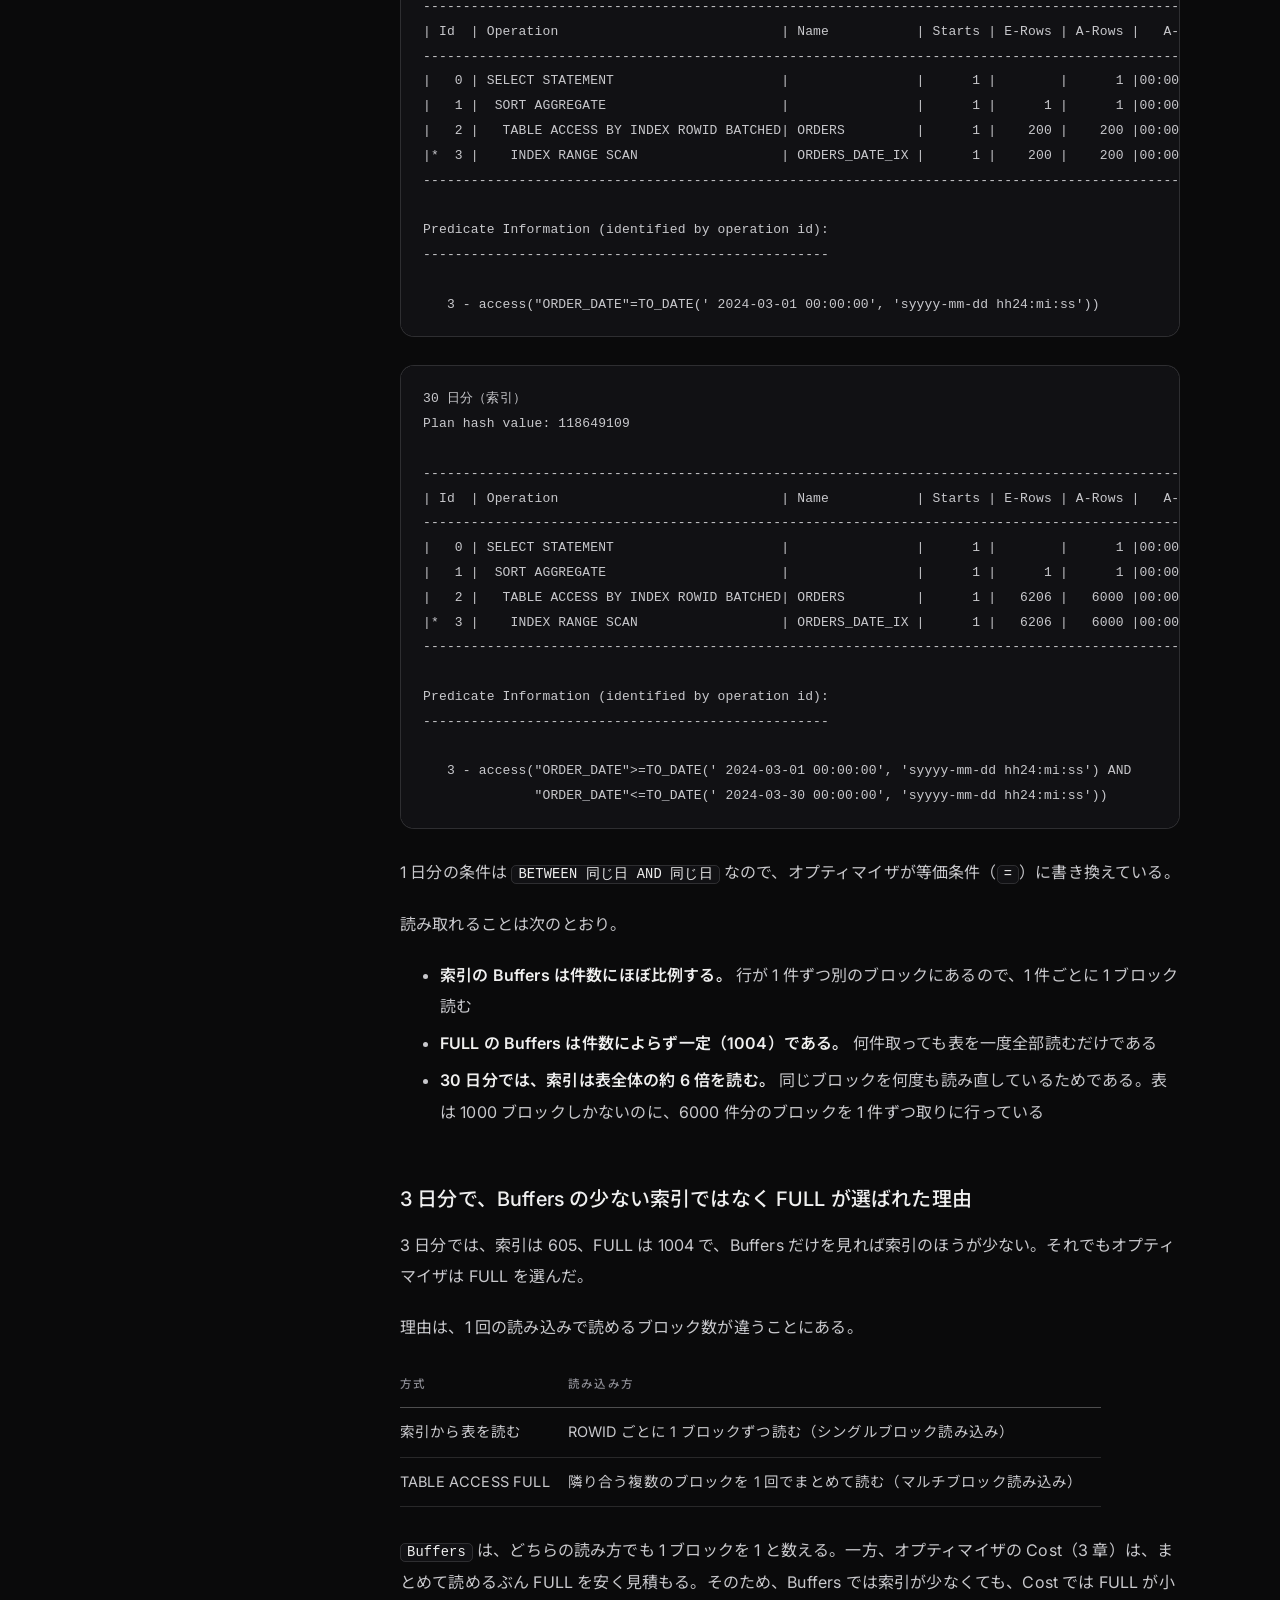
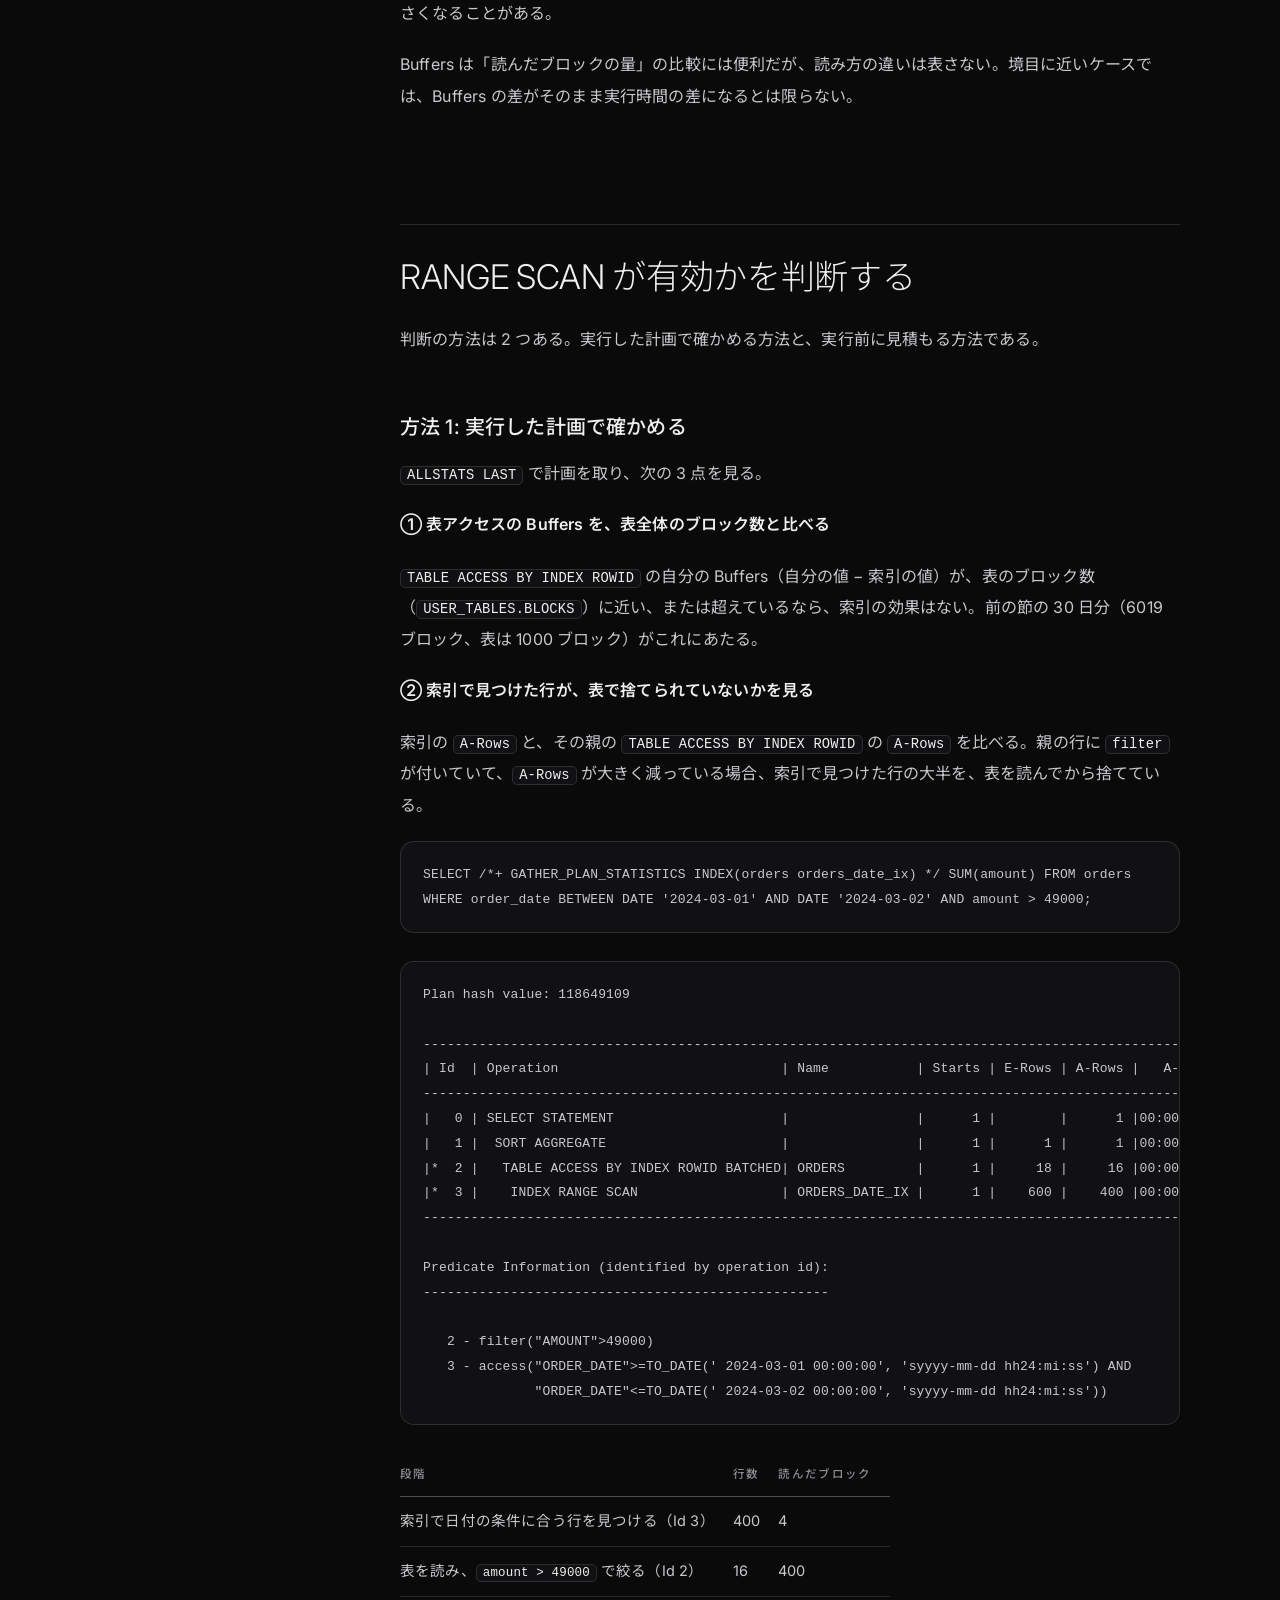
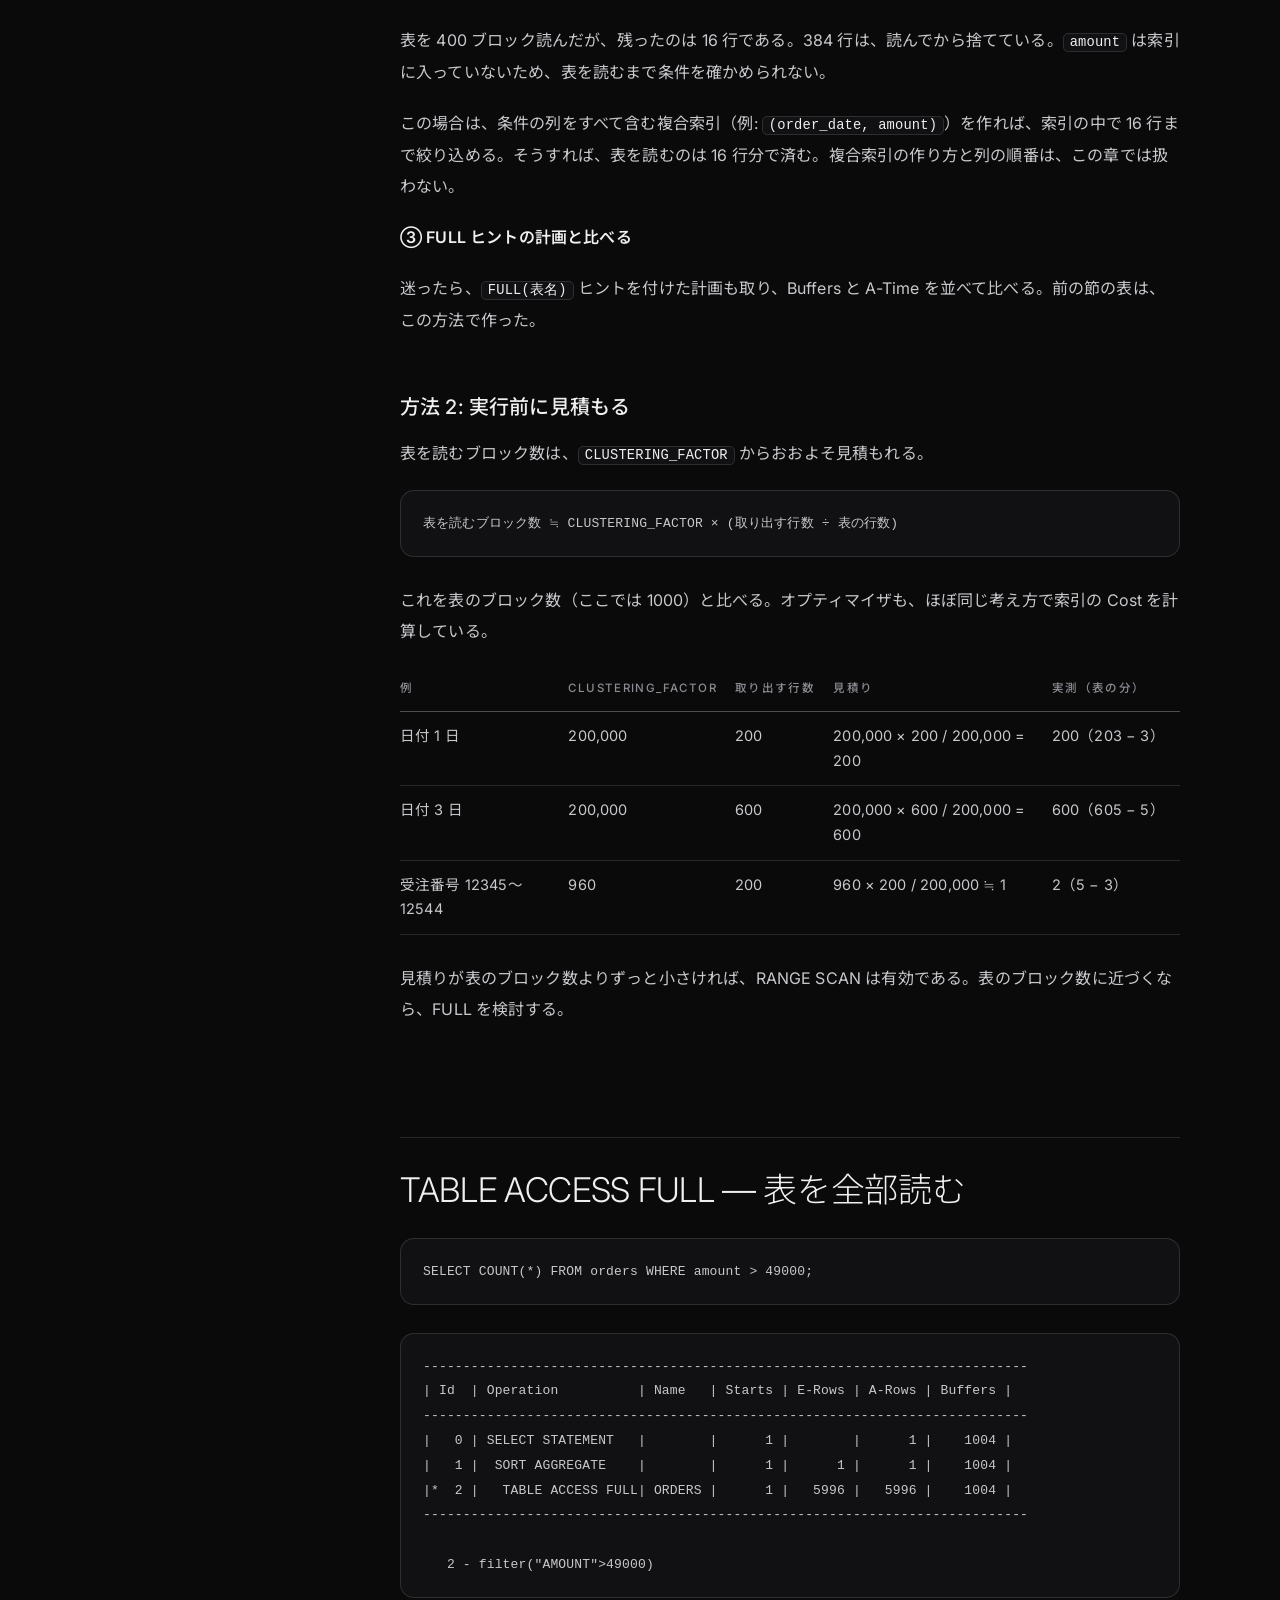
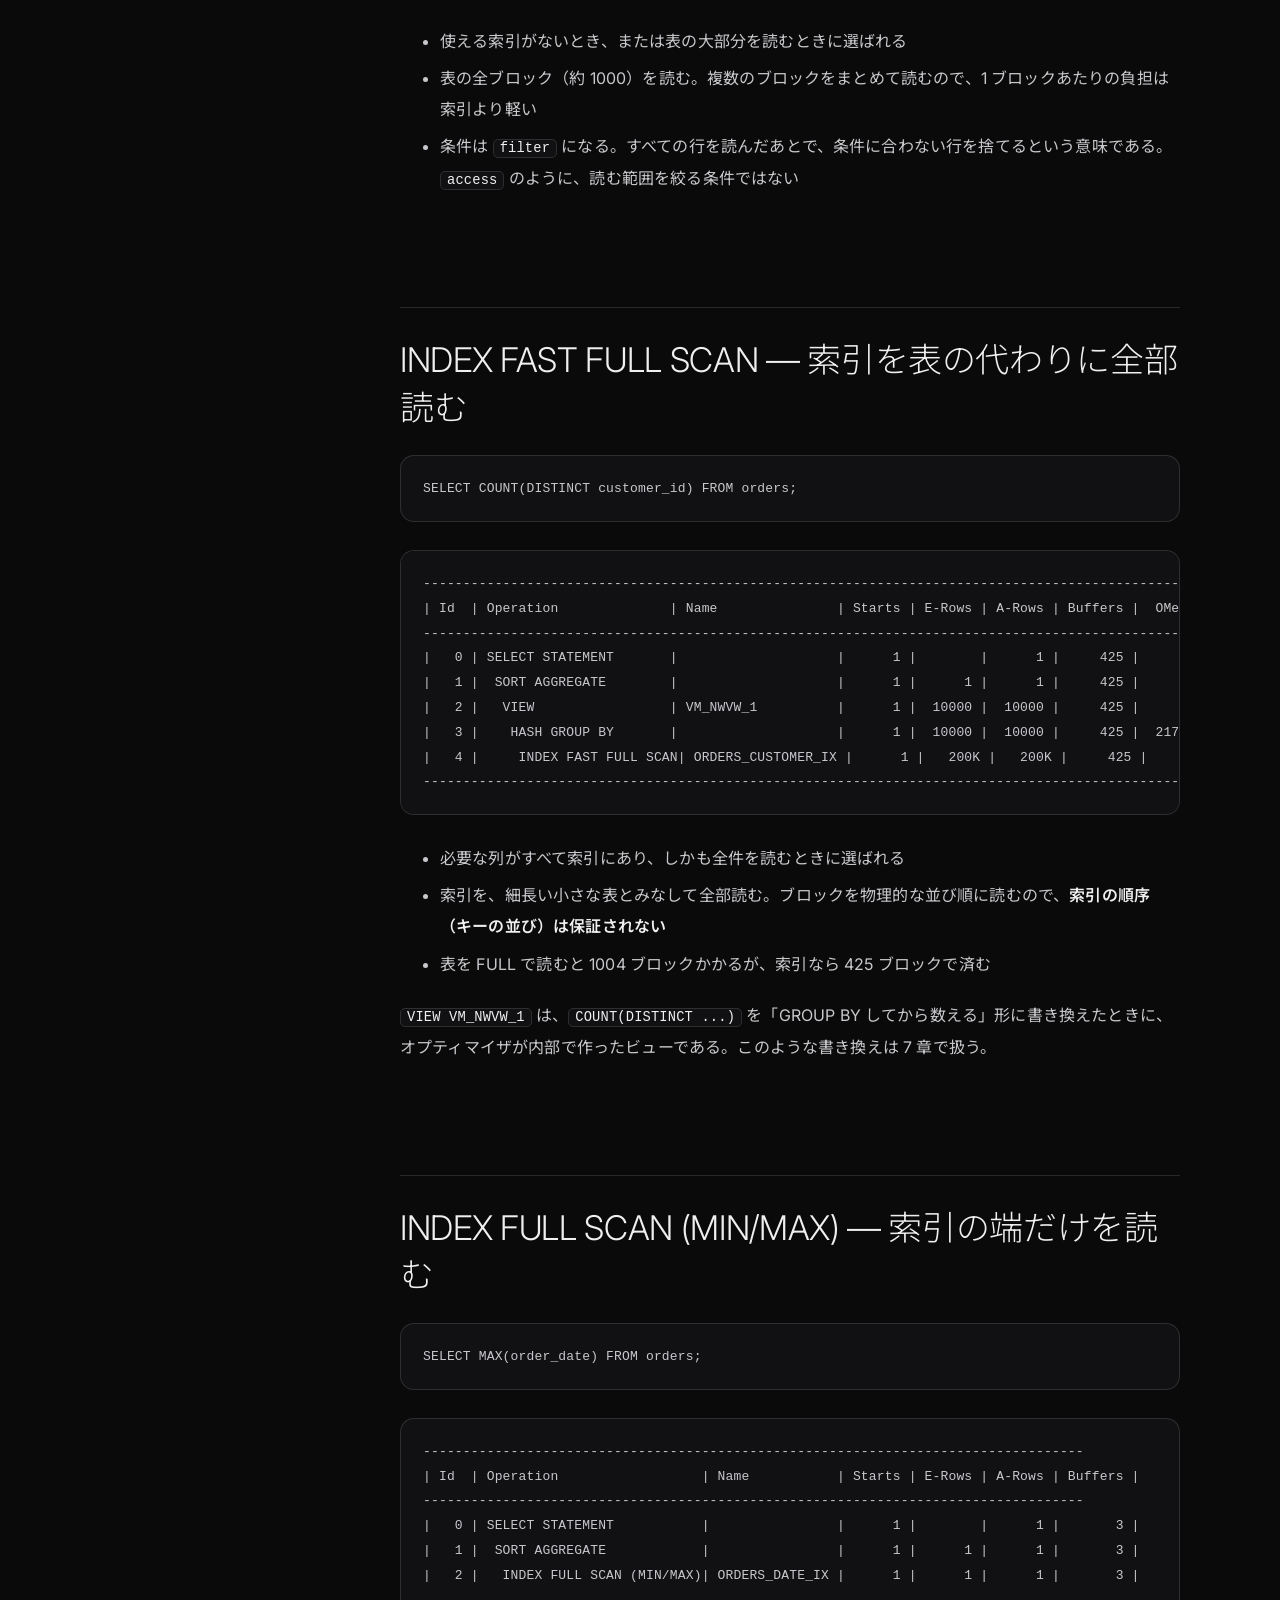
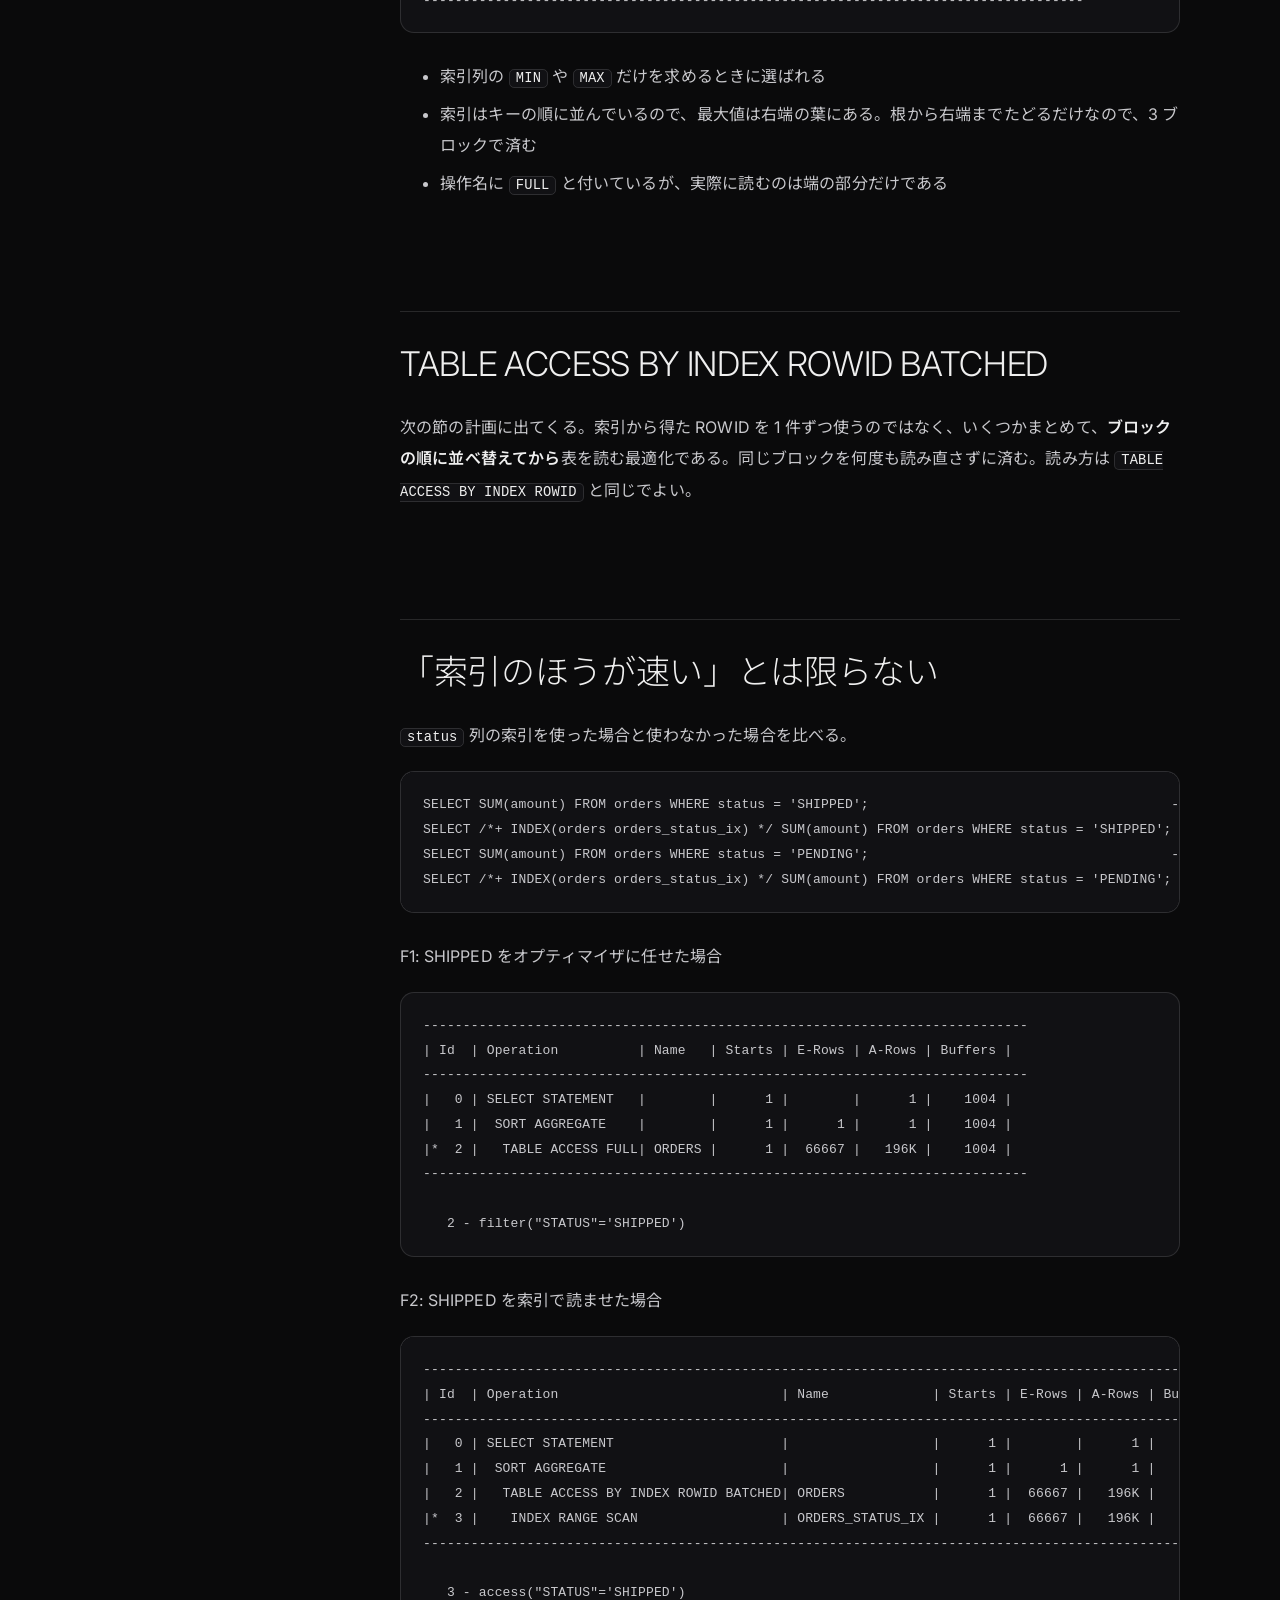
<file: docs/chapters/04-access-paths.html>
<!doctype html>
<html lang="ja">
<head>
<meta charset="utf-8">
<meta name="viewport" content="width=device-width, initial-scale=1">
<title>04-2 アクセスパス — Oracle 実行計画の読み方</title>
<meta name="description" content="アクセスパスとは、表から行を取り出す方法のことである。実行計画では、子を持たない行（葉）に現れる。結合や集計の行は、葉から受け取った行を加工しているだけである。行を実際に読んでいるのは葉なので、Buffers の大半も葉で発生する。">
<link rel="preconnect" href="https://fonts.googleapis.com">
<link rel="preconnect" href="https://fonts.gstatic.com" crossorigin>
<link rel="stylesheet" href="https://fonts.googleapis.com/css2?family=Inter:wght@200;300;400;500;600&amp;family=Noto+Sans+JP:wght@300;400;500;700&amp;display=swap">
<link rel="stylesheet" href="../assets/site.css">
<script src="../assets/theme.js"></script>
</head>
<body data-root="../" data-page="chapters/04-access-paths.html">
<header class="site-header">
  <a class="brand" href="../index.html">oracle<span>/</span>xplan notes</a>
  <div class="header-actions">
    <button class="theme-toggle" type="button" aria-label="配色を切り替える"></button>
    <button class="menu-toggle" type="button" aria-label="章の一覧を開く" aria-expanded="false" aria-controls="menu"><span></span><span></span></button>
  </div>
</header>
<div class="menu-overlay" id="menu"><nav class="menu-list" aria-label="章の一覧"></nav></div>

<section class="hero">
  <div class="hero-bg" aria-hidden="true"></div>
  <div class="hero-inner">
    <p class="eyebrow">Chapter 04-2</p>
    <h1>アクセスパス</h1>
    <p class="sub">FULL SCAN と各種 INDEX SCAN</p>
  </div>
  <svg class="hero-arrow" viewBox="0 0 44 64" aria-hidden="true"><path d="M22 0v62M2 42l20 20 20-20"/></svg>
</section>

<div class="page-body">
  <aside class="page-toc" aria-label="このページの目次"><p class="toc-title">目次</p><ul><li><a href="#_1">前提</a></li><li><a href="#index-unique-scan-1">INDEX UNIQUE SCAN — 主キーで 1 行を引く</a></li><li><a href="#index-range-scan">INDEX RANGE SCAN — 範囲や重複のある値を引く</a><ul><li><a href="#_2">表も読む場合</a></li><li><a href="#_3">同じ日付の行はどこにあるか</a></li><li><a href="#_4">連続する受注番号はまとまっている</a></li></ul></li><li><a href="#_5">散らばった行を索引で取る損益分岐点</a><ul><li><a href="#3-buffers-full">3 日分で、Buffers の少ない索引ではなく FULL が選ばれた理由</a></li></ul></li><li><a href="#range-scan">RANGE SCAN が有効かを判断する</a><ul><li><a href="#1">方法 1: 実行した計画で確かめる</a></li><li><a href="#2">方法 2: 実行前に見積もる</a></li></ul></li><li><a href="#table-access-full">TABLE ACCESS FULL — 表を全部読む</a></li><li><a href="#index-fast-full-scan">INDEX FAST FULL SCAN — 索引を表の代わりに全部読む</a></li><li><a href="#index-full-scan-minmax">INDEX FULL SCAN (MIN/MAX) — 索引の端だけを読む</a></li><li><a href="#table-access-by-index-rowid-batched">TABLE ACCESS BY INDEX ROWID BATCHED</a></li><li><a href="#_6">「索引のほうが速い」とは限らない</a><ul><li><a href="#shipped">SHIPPED: ほとんどの行を取るなら索引は損</a></li><li><a href="#pending-15">PENDING: 1.5% しか取らないのに、ほとんど得をしない</a></li><li><a href="#clustering_factor">CLUSTERING_FACTOR — 行のまとまり具合の指標</a></li><li><a href="#e-rows-66667">E-Rows が 66667 になっている理由</a></li></ul></li><li><a href="#_7">まとめ</a></li></ul></aside>
  <main class="content">
<article>
<p><strong>アクセスパス</strong>とは、表から行を取り出す方法のことである。実行計画では、子を持たない行（葉）に現れる。結合や集計の行は、葉から受け取った行を加工しているだけである。行を実際に読んでいるのは葉なので、Buffers の大半も葉で発生する。</p>
<p>題材の SQL は <code>sql/ch04_access_paths.sql</code> にある。</p>
<pre><code class="language-sh">docker compose exec oracle sqlplus study/study@FREEPDB1 @/sql/ch04_access_paths.sql
</code></pre>
<p>ORDERS 表の大きさを先に確認しておく。</p>
<pre><code class="language-text">    BLOCKS   NUM_ROWS
---------- ----------
      1000     200000
</code></pre>
<h2 id="_1">前提</h2>
<p>ブロック・ROWID・索引の構造（B-tree）・複合索引は <a href="04-index.html">4-1. 索引のしくみ</a> で説明している。このページはそれを読んだ前提で進める。</p>
<h2 id="index-unique-scan-1">INDEX UNIQUE SCAN — 主キーで 1 行を引く</h2>
<pre><code class="language-sql">SELECT order_date, amount FROM orders WHERE order_id = 12345;
</code></pre>
<pre><code class="language-text">-----------------------------------------------------------------------------------------
| Id  | Operation                   | Name        | Starts | E-Rows | A-Rows | Buffers |
-----------------------------------------------------------------------------------------
|   0 | SELECT STATEMENT            |             |      1 |        |      1 |       3 |
|   1 |  TABLE ACCESS BY INDEX ROWID| ORDERS      |      1 |      1 |      1 |       3 |
|*  2 |   INDEX UNIQUE SCAN         | SYS_C008729 |      1 |      1 |      1 |       2 |
-----------------------------------------------------------------------------------------

   2 - access(&quot;ORDER_ID&quot;=12345)
</code></pre>
<ul>
<li>主キーや一意索引に、等価条件（<code>=</code>）で 1 行だけを引くときに選ばれる</li>
<li>索引を根から葉までたどって 2 ブロック、ROWID で表を 1 ブロック読み、合計 3 ブロックで済む</li>
<li><code>SYS_C</code> で始まる名前は、主キー制約を作ったときにシステムが自動で付けた索引の名前である</li>
</ul>
<p><code>TABLE ACCESS BY INDEX ROWID</code> は、索引から得た ROWID（行の住所）を使って、表の行を直接読む操作である。</p>
<h2 id="index-range-scan">INDEX RANGE SCAN — 範囲や重複のある値を引く</h2>
<pre><code class="language-sql">SELECT COUNT(amount) FROM orders WHERE order_date = DATE '2024-03-01';
</code></pre>
<pre><code class="language-text">--------------------------------------------------------------------------------
| Id  | Operation         | Name           | Starts | E-Rows | A-Rows | Buffers |
--------------------------------------------------------------------------------
|   0 | SELECT STATEMENT  |                |      1 |        |      1 |       3 |
|   1 |  SORT AGGREGATE   |                |      1 |      1 |      1 |       3 |
|*  2 |   INDEX RANGE SCAN| ORDERS_DATE_IX |      1 |    200 |    200 |       3 |
--------------------------------------------------------------------------------

   2 - access(&quot;ORDER_DATE&quot;=TO_DATE(' 2024-03-01 00:00:00', 'syyyy-mm-dd hh24:mi:ss'))
</code></pre>
<ul>
<li>一意でない索引に等価条件を指定したとき、または <code>BETWEEN</code> や <code>&gt;</code> のような範囲条件を指定したときに選ばれる</li>
<li>索引の葉を、条件に合う範囲だけ横にたどる</li>
</ul>
<p>この計画には <code>TABLE ACCESS</code> がない。<code>amount</code> 列は NOT NULL なので、<code>COUNT(amount)</code> は行数を数えるのと同じ意味になる。行数は索引だけで数えられるため、表を読まずに答えが出ている。<strong>SQL が必要とする列がすべて索引にあれば、表を読まずに済む。</strong></p>
<h3 id="_2">表も読む場合</h3>
<p><code>amount</code> の合計を求めると、値を取りに表を読む必要が生じる。</p>
<pre><code class="language-sql">SELECT SUM(amount) FROM orders WHERE order_date = DATE '2024-03-01';
</code></pre>
<pre><code class="language-text">---------------------------------------------------------------------------------------------------
| Id  | Operation                            | Name           | Starts | E-Rows | A-Rows | Buffers |
---------------------------------------------------------------------------------------------------
|   0 | SELECT STATEMENT                     |                |      1 |        |      1 |     203 |
|   1 |  SORT AGGREGATE                      |                |      1 |      1 |      1 |     203 |
|   2 |   TABLE ACCESS BY INDEX ROWID BATCHED| ORDERS         |      1 |    200 |    200 |     203 |
|*  3 |    INDEX RANGE SCAN                  | ORDERS_DATE_IX |      1 |    200 |    200 |       3 |
---------------------------------------------------------------------------------------------------

   3 - access(&quot;ORDER_DATE&quot;=TO_DATE(' 2024-03-01 00:00:00', 'syyyy-mm-dd hh24:mi:ss'))
</code></pre>
<p>ORDERS_DATE_IX は 3 段の木なので、索引はルート・ブランチ・葉の 3 ブロックで済んでいる。200 件分の項目が 1 枚の葉に収まったからである。ところが表は 200 ブロック（203 − 3）を読んでいる。</p>
<h3 id="_3">同じ日付の行はどこにあるか</h3>
<p>2024-03-01 の行が入っているブロックを調べる。</p>
<pre><code class="language-sql">SELECT order_id, DBMS_ROWID.ROWID_BLOCK_NUMBER(rowid) AS block_no
FROM   orders
WHERE  order_date = DATE '2024-03-01'
ORDER  BY order_id
FETCH  FIRST 5 ROWS ONLY;

SELECT COUNT(DISTINCT DBMS_ROWID.ROWID_BLOCK_NUMBER(rowid)) AS blocks, COUNT(*) AS cnt
FROM   orders
WHERE  order_date = DATE '2024-03-01';
</code></pre>
<pre><code class="language-text">  ORDER_ID   BLOCK_NO
---------- ----------
       425        140
      1425        155
      2425        152
      3425        170
      4425        178

    BLOCKS        CNT
---------- ----------
       200        200
</code></pre>
<p>200 件が 200 個の別々のブロックに入っている。</p>
<ul>
<li>日付は <code>DATE '2023-01-01' + MOD(受注番号, 1000)</code> で作ったので、同じ日付は<strong>受注番号 1000 番おき</strong>に現れる</li>
<li>受注は番号順に 1 ブロック約 200 行ずつ入っているので、1000 番離れた行は必ず別のブロックにある</li>
</ul>
<table>
<thead>
<tr>
<th>手順</th>
<th>読んだブロック</th>
</tr>
</thead>
<tbody>
<tr>
<td>索引で 200 件の ROWID を調べる</td>
<td>3</td>
</tr>
<tr>
<td>ROWID ごとに表のブロックを読む（1 件 = 1 ブロック）</td>
<td>200</td>
</tr>
<tr>
<td>合計</td>
<td>203</td>
</tr>
</tbody>
</table>
<p>200 件が 1 ブロックにまとまっていれば、3 + 1 = 4 ブロックで済んだ。同じ件数でも、行の置かれ方で約 50 倍の差がつく。</p>
<p>ブロック番号が 140 → 155 → 152 と単調に増えないのは、Oracle が表の領域をある程度まとまった単位で確保して割り当てるためである。</p>
<p>この「索引の順にたどると、1 行ごとに別のブロックへ移る」状態は、後述の CLUSTERING_FACTOR では ORDERS_DATE_IX の値 200,000（行数と同じ）として現れる。</p>
<h3 id="_4">連続する受注番号はまとまっている</h3>
<p>同じ 200 件でも、受注番号 12345〜12544 を取ると結果が変わる。</p>
<pre><code class="language-sql">SELECT COUNT(DISTINCT DBMS_ROWID.ROWID_BLOCK_NUMBER(rowid)) AS blocks, COUNT(*) AS cnt
FROM   orders
WHERE  order_id BETWEEN 12345 AND 12544;

SELECT /*+ GATHER_PLAN_STATISTICS INDEX(orders) */ SUM(amount)
FROM   orders
WHERE  order_id BETWEEN 12345 AND 12544;
</code></pre>
<pre><code class="language-text">    BLOCKS        CNT
---------- ----------
         2        200
</code></pre>
<pre><code class="language-text">Plan hash value: 1688172886

--------------------------------------------------------------------------------------------------------------
| Id  | Operation                            | Name        | Starts | E-Rows | A-Rows |   A-Time   | Buffers |
--------------------------------------------------------------------------------------------------------------
|   0 | SELECT STATEMENT                     |             |      1 |        |      1 |00:00:00.01 |       5 |
|   1 |  SORT AGGREGATE                      |             |      1 |      1 |      1 |00:00:00.01 |       5 |
|   2 |   TABLE ACCESS BY INDEX ROWID BATCHED| ORDERS      |      1 |    201 |    200 |00:00:00.01 |       5 |
|*  3 |    INDEX RANGE SCAN                  | SYS_C008729 |      1 |    201 |    200 |00:00:00.01 |       3 |
--------------------------------------------------------------------------------------------------------------

Predicate Information (identified by operation id):
---------------------------------------------------

   3 - access(&quot;ORDER_ID&quot;&gt;=12345 AND &quot;ORDER_ID&quot;&lt;=12544)
</code></pre>
<table>
<thead>
<tr>
<th>条件</th>
<th>200 件が入っているブロック</th>
<th>合計 Buffers</th>
</tr>
</thead>
<tbody>
<tr>
<td>日付 = 2024-03-01</td>
<td>200</td>
<td>203</td>
</tr>
<tr>
<td>受注番号 12345〜12544</td>
<td>2</td>
<td>5</td>
</tr>
</tbody>
</table>
<p>表は 5 − 3 = 2 ブロックしか読んでいない。</p>
<p>違いを生むのは<strong>値が連続しているかどうかではなく、INSERT した順番</strong>である。表のブロックには、行が INSERT した順に、空きのある場所から入る。</p>
<pre><code class="language-text">INSERT 順 →
受注番号:  …  424    425    426  …  1424   1425   1426  …  2425 …
日付:      …  2/29   3/1    3/2  …  2/29   3/1    3/2   …  3/1  …
                     ↑                     ↑                ↑
                 3/1 は 1000 件に 1 回しか INSERT されない

ブロック A: 受注 401〜600   → 日付はすべて違う 200 日分（3/1 は 425 の 1 件だけ）
ブロック B: 受注 601〜800   → 3/1 は 0 件
  …
ブロック F: 受注 1401〜1600 → 3/1 は 1425 の 1 件だけ
</code></pre>
<p>ブロックの区切りは説明用である。1 ブロックには連続して INSERT された約 200 件が入るので、次のようになる。</p>
<ul>
<li><strong>受注番号</strong>は INSERT の順番と同じ順に増えるので、連続する番号は同じブロックにまとまる</li>
<li><strong>日付</strong>は 1 件ごとに次の日へ進んで循環するので、1 ブロックの 200 件はすべて違う日付になる。同じ日付の行は 200 個のブロックに散らばる</li>
</ul>
<p>これが CLUSTERING_FACTOR の差として現れる。主キー索引は 960（表のブロック数 1000 とほぼ同じ）、ORDERS_DATE_IX は 200,000（行数と同じ）である。</p>
<div class="admonition note">
<p class="admonition-title">まとまるかどうかは INSERT の順番で決まる</p>
<p>INSERT の順番と値の順番が一致する列（連番の ID、登録日時など）では、行がまとまる。
一致しない列では、連続する値でも行が散らばる。同じ値が続けて INSERT されれば 1 か所に集まり、間をあけて INSERT されれば散らばる。</p>
</div>
<h2 id="_5">散らばった行を索引で取る損益分岐点</h2>
<p>行が散らばっていても、取る件数が少なければ索引のほうが得である。日付の範囲を広げながら、索引と FULL の Buffers を比べる。スクリプトは <code>sql/ch04_breakeven.sql</code> にある。</p>
<pre><code class="language-sql">SELECT /*+ GATHER_PLAN_STATISTICS INDEX(orders orders_date_ix) */ SUM(amount)   -- 索引を強制
FROM   orders
WHERE  order_date BETWEEN DATE '2024-03-01' AND DATE '2024-03-01' + 日数 - 1;
-- 同じ SQL を FULL(orders) ヒント版と、ヒントなし版でも実行する
</code></pre>
<table>
<thead>
<tr>
<th>日数</th>
<th>件数</th>
<th>索引の Buffers</th>
<th>FULL の Buffers</th>
<th>オプティマイザが選んだ方式</th>
</tr>
</thead>
<tbody>
<tr>
<td>1</td>
<td>200</td>
<td>203</td>
<td>1004</td>
<td>索引</td>
</tr>
<tr>
<td>3</td>
<td>600</td>
<td>605</td>
<td>1004</td>
<td>FULL</td>
</tr>
<tr>
<td>5</td>
<td>1,000</td>
<td>1006</td>
<td>1004</td>
<td>FULL</td>
</tr>
<tr>
<td>10</td>
<td>2,000</td>
<td>2008</td>
<td>1004</td>
<td>FULL</td>
</tr>
<tr>
<td>30</td>
<td>6,000</td>
<td>6019</td>
<td>1004</td>
<td>FULL</td>
</tr>
</tbody>
</table>
<p>1 日分と 30 日分の索引版の計画を示す。</p>
<pre><code class="language-text">1 日分（索引）
Plan hash value: 118649109

--------------------------------------------------------------------------------------------------------------
| Id  | Operation                            | Name           | Starts | E-Rows | A-Rows |   A-Time   | Buffers |
--------------------------------------------------------------------------------------------------------------
|   0 | SELECT STATEMENT                     |                |      1 |        |      1 |00:00:00.01 |     203 |
|   1 |  SORT AGGREGATE                      |                |      1 |      1 |      1 |00:00:00.01 |     203 |
|   2 |   TABLE ACCESS BY INDEX ROWID BATCHED| ORDERS         |      1 |    200 |    200 |00:00:00.01 |     203 |
|*  3 |    INDEX RANGE SCAN                  | ORDERS_DATE_IX |      1 |    200 |    200 |00:00:00.01 |       3 |
--------------------------------------------------------------------------------------------------------------

Predicate Information (identified by operation id):
---------------------------------------------------

   3 - access(&quot;ORDER_DATE&quot;=TO_DATE(' 2024-03-01 00:00:00', 'syyyy-mm-dd hh24:mi:ss'))
</code></pre>
<pre><code class="language-text">30 日分（索引）
Plan hash value: 118649109

--------------------------------------------------------------------------------------------------------------
| Id  | Operation                            | Name           | Starts | E-Rows | A-Rows |   A-Time   | Buffers |
--------------------------------------------------------------------------------------------------------------
|   0 | SELECT STATEMENT                     |                |      1 |        |      1 |00:00:00.01 |    6019 |
|   1 |  SORT AGGREGATE                      |                |      1 |      1 |      1 |00:00:00.01 |    6019 |
|   2 |   TABLE ACCESS BY INDEX ROWID BATCHED| ORDERS         |      1 |   6206 |   6000 |00:00:00.01 |    6019 |
|*  3 |    INDEX RANGE SCAN                  | ORDERS_DATE_IX |      1 |   6206 |   6000 |00:00:00.01 |      19 |
--------------------------------------------------------------------------------------------------------------

Predicate Information (identified by operation id):
---------------------------------------------------

   3 - access(&quot;ORDER_DATE&quot;&gt;=TO_DATE(' 2024-03-01 00:00:00', 'syyyy-mm-dd hh24:mi:ss') AND
              &quot;ORDER_DATE&quot;&lt;=TO_DATE(' 2024-03-30 00:00:00', 'syyyy-mm-dd hh24:mi:ss'))
</code></pre>
<p>1 日分の条件は <code>BETWEEN 同じ日 AND 同じ日</code> なので、オプティマイザが等価条件（<code>=</code>）に書き換えている。</p>
<p>読み取れることは次のとおり。</p>
<ul>
<li><strong>索引の Buffers は件数にほぼ比例する。</strong> 行が 1 件ずつ別のブロックにあるので、1 件ごとに 1 ブロック読む</li>
<li><strong>FULL の Buffers は件数によらず一定（1004）である。</strong> 何件取っても表を一度全部読むだけである</li>
<li><strong>30 日分では、索引は表全体の約 6 倍を読む。</strong> 同じブロックを何度も読み直しているためである。表は 1000 ブロックしかないのに、6000 件分のブロックを 1 件ずつ取りに行っている</li>
</ul>
<h3 id="3-buffers-full">3 日分で、Buffers の少ない索引ではなく FULL が選ばれた理由</h3>
<p>3 日分では、索引は 605、FULL は 1004 で、Buffers だけを見れば索引のほうが少ない。それでもオプティマイザは FULL を選んだ。</p>
<p>理由は、1 回の読み込みで読めるブロック数が違うことにある。</p>
<table>
<thead>
<tr>
<th>方式</th>
<th>読み込み方</th>
</tr>
</thead>
<tbody>
<tr>
<td>索引から表を読む</td>
<td>ROWID ごとに 1 ブロックずつ読む（シングルブロック読み込み）</td>
</tr>
<tr>
<td>TABLE ACCESS FULL</td>
<td>隣り合う複数のブロックを 1 回でまとめて読む（マルチブロック読み込み）</td>
</tr>
</tbody>
</table>
<p><code>Buffers</code> は、どちらの読み方でも 1 ブロックを 1 と数える。一方、オプティマイザの Cost（3 章）は、まとめて読めるぶん FULL を安く見積もる。そのため、Buffers では索引が少なくても、Cost では FULL が小さくなることがある。</p>
<p>Buffers は「読んだブロックの量」の比較には便利だが、読み方の違いは表さない。境目に近いケースでは、Buffers の差がそのまま実行時間の差になるとは限らない。</p>
<h2 id="range-scan">RANGE SCAN が有効かを判断する</h2>
<p>判断の方法は 2 つある。実行した計画で確かめる方法と、実行前に見積もる方法である。</p>
<h3 id="1">方法 1: 実行した計画で確かめる</h3>
<p><code>ALLSTATS LAST</code> で計画を取り、次の 3 点を見る。</p>
<p><strong>① 表アクセスの Buffers を、表全体のブロック数と比べる</strong></p>
<p><code>TABLE ACCESS BY INDEX ROWID</code> の自分の Buffers（自分の値 − 索引の値）が、表のブロック数（<code>USER_TABLES.BLOCKS</code>）に近い、または超えているなら、索引の効果はない。前の節の 30 日分（6019 ブロック、表は 1000 ブロック）がこれにあたる。</p>
<p><strong>② 索引で見つけた行が、表で捨てられていないかを見る</strong></p>
<p>索引の <code>A-Rows</code> と、その親の <code>TABLE ACCESS BY INDEX ROWID</code> の <code>A-Rows</code> を比べる。親の行に <code>filter</code> が付いていて、<code>A-Rows</code> が大きく減っている場合、索引で見つけた行の大半を、表を読んでから捨てている。</p>
<pre><code class="language-sql">SELECT /*+ GATHER_PLAN_STATISTICS INDEX(orders orders_date_ix) */ SUM(amount) FROM orders
WHERE order_date BETWEEN DATE '2024-03-01' AND DATE '2024-03-02' AND amount &gt; 49000;
</code></pre>
<pre><code class="language-text">Plan hash value: 118649109

-----------------------------------------------------------------------------------------------------------------
| Id  | Operation                            | Name           | Starts | E-Rows | A-Rows |   A-Time   | Buffers |
-----------------------------------------------------------------------------------------------------------------
|   0 | SELECT STATEMENT                     |                |      1 |        |      1 |00:00:00.01 |     404 |
|   1 |  SORT AGGREGATE                      |                |      1 |      1 |      1 |00:00:00.01 |     404 |
|*  2 |   TABLE ACCESS BY INDEX ROWID BATCHED| ORDERS         |      1 |     18 |     16 |00:00:00.01 |     404 |
|*  3 |    INDEX RANGE SCAN                  | ORDERS_DATE_IX |      1 |    600 |    400 |00:00:00.01 |       4 |
-----------------------------------------------------------------------------------------------------------------

Predicate Information (identified by operation id):
---------------------------------------------------

   2 - filter(&quot;AMOUNT&quot;&gt;49000)
   3 - access(&quot;ORDER_DATE&quot;&gt;=TO_DATE(' 2024-03-01 00:00:00', 'syyyy-mm-dd hh24:mi:ss') AND
              &quot;ORDER_DATE&quot;&lt;=TO_DATE(' 2024-03-02 00:00:00', 'syyyy-mm-dd hh24:mi:ss'))
</code></pre>
<table>
<thead>
<tr>
<th>段階</th>
<th>行数</th>
<th>読んだブロック</th>
</tr>
</thead>
<tbody>
<tr>
<td>索引で日付の条件に合う行を見つける（Id 3）</td>
<td>400</td>
<td>4</td>
</tr>
<tr>
<td>表を読み、<code>amount &gt; 49000</code> で絞る（Id 2）</td>
<td>16</td>
<td>400</td>
</tr>
</tbody>
</table>
<p>表を 400 ブロック読んだが、残ったのは 16 行である。384 行は、読んでから捨てている。<code>amount</code> は索引に入っていないため、表を読むまで条件を確かめられない。</p>
<p>この場合は、条件の列をすべて含む複合索引（例: <code>(order_date, amount)</code>）を作れば、索引の中で 16 行まで絞り込める。そうすれば、表を読むのは 16 行分で済む。複合索引の作り方と列の順番は、この章では扱わない。</p>
<p><strong>③ FULL ヒントの計画と比べる</strong></p>
<p>迷ったら、<code>FULL(表名)</code> ヒントを付けた計画も取り、Buffers と A-Time を並べて比べる。前の節の表は、この方法で作った。</p>
<h3 id="2">方法 2: 実行前に見積もる</h3>
<p>表を読むブロック数は、<code>CLUSTERING_FACTOR</code> からおおよそ見積もれる。</p>
<pre><code class="language-text">表を読むブロック数 ≒ CLUSTERING_FACTOR × (取り出す行数 ÷ 表の行数)
</code></pre>
<p>これを表のブロック数（ここでは 1000）と比べる。オプティマイザも、ほぼ同じ考え方で索引の Cost を計算している。</p>
<table>
<thead>
<tr>
<th>例</th>
<th>CLUSTERING_FACTOR</th>
<th>取り出す行数</th>
<th>見積り</th>
<th>実測（表の分）</th>
</tr>
</thead>
<tbody>
<tr>
<td>日付 1 日</td>
<td>200,000</td>
<td>200</td>
<td>200,000 × 200 / 200,000 = 200</td>
<td>200（203 − 3）</td>
</tr>
<tr>
<td>日付 3 日</td>
<td>200,000</td>
<td>600</td>
<td>200,000 × 600 / 200,000 = 600</td>
<td>600（605 − 5）</td>
</tr>
<tr>
<td>受注番号 12345〜12544</td>
<td>960</td>
<td>200</td>
<td>960 × 200 / 200,000 ≒ 1</td>
<td>2（5 − 3）</td>
</tr>
</tbody>
</table>
<p>見積りが表のブロック数よりずっと小さければ、RANGE SCAN は有効である。表のブロック数に近づくなら、FULL を検討する。</p>
<h2 id="table-access-full">TABLE ACCESS FULL — 表を全部読む</h2>
<pre><code class="language-sql">SELECT COUNT(*) FROM orders WHERE amount &gt; 49000;
</code></pre>
<pre><code class="language-text">----------------------------------------------------------------------------
| Id  | Operation          | Name   | Starts | E-Rows | A-Rows | Buffers |
----------------------------------------------------------------------------
|   0 | SELECT STATEMENT   |        |      1 |        |      1 |    1004 |
|   1 |  SORT AGGREGATE    |        |      1 |      1 |      1 |    1004 |
|*  2 |   TABLE ACCESS FULL| ORDERS |      1 |   5996 |   5996 |    1004 |
----------------------------------------------------------------------------

   2 - filter(&quot;AMOUNT&quot;&gt;49000)
</code></pre>
<ul>
<li>使える索引がないとき、または表の大部分を読むときに選ばれる</li>
<li>表の全ブロック（約 1000）を読む。複数のブロックをまとめて読むので、1 ブロックあたりの負担は索引より軽い</li>
<li>条件は <code>filter</code> になる。すべての行を読んだあとで、条件に合わない行を捨てるという意味である。<code>access</code> のように、読む範囲を絞る条件ではない</li>
</ul>
<h2 id="index-fast-full-scan">INDEX FAST FULL SCAN — 索引を表の代わりに全部読む</h2>
<pre><code class="language-sql">SELECT COUNT(DISTINCT customer_id) FROM orders;
</code></pre>
<pre><code class="language-text">---------------------------------------------------------------------------------------------------------------
| Id  | Operation              | Name               | Starts | E-Rows | A-Rows | Buffers |  OMem |  1Mem | Used-Mem |
---------------------------------------------------------------------------------------------------------------
|   0 | SELECT STATEMENT       |                    |      1 |        |      1 |     425 |       |       |          |
|   1 |  SORT AGGREGATE        |                    |      1 |      1 |      1 |     425 |       |       |          |
|   2 |   VIEW                 | VM_NWVW_1          |      1 |  10000 |  10000 |     425 |       |       |          |
|   3 |    HASH GROUP BY       |                    |      1 |  10000 |  10000 |     425 |  2170K|  2170K| 1711K (0)|
|   4 |     INDEX FAST FULL SCAN| ORDERS_CUSTOMER_IX |      1 |   200K |   200K |     425 |       |       |          |
---------------------------------------------------------------------------------------------------------------
</code></pre>
<ul>
<li>必要な列がすべて索引にあり、しかも全件を読むときに選ばれる</li>
<li>索引を、細長い小さな表とみなして全部読む。ブロックを物理的な並び順に読むので、<strong>索引の順序（キーの並び）は保証されない</strong></li>
<li>表を FULL で読むと 1004 ブロックかかるが、索引なら 425 ブロックで済む</li>
</ul>
<p><code>VIEW VM_NWVW_1</code> は、<code>COUNT(DISTINCT ...)</code> を「GROUP BY してから数える」形に書き換えたときに、オプティマイザが内部で作ったビューである。このような書き換えは 7 章で扱う。</p>
<h2 id="index-full-scan-minmax">INDEX FULL SCAN (MIN/MAX) — 索引の端だけを読む</h2>
<pre><code class="language-sql">SELECT MAX(order_date) FROM orders;
</code></pre>
<pre><code class="language-text">-----------------------------------------------------------------------------------
| Id  | Operation                  | Name           | Starts | E-Rows | A-Rows | Buffers |
-----------------------------------------------------------------------------------
|   0 | SELECT STATEMENT           |                |      1 |        |      1 |       3 |
|   1 |  SORT AGGREGATE            |                |      1 |      1 |      1 |       3 |
|   2 |   INDEX FULL SCAN (MIN/MAX)| ORDERS_DATE_IX |      1 |      1 |      1 |       3 |
-----------------------------------------------------------------------------------
</code></pre>
<ul>
<li>索引列の <code>MIN</code> や <code>MAX</code> だけを求めるときに選ばれる</li>
<li>索引はキーの順に並んでいるので、最大値は右端の葉にある。根から右端までたどるだけなので、3 ブロックで済む</li>
<li>操作名に <code>FULL</code> と付いているが、実際に読むのは端の部分だけである</li>
</ul>
<h2 id="table-access-by-index-rowid-batched">TABLE ACCESS BY INDEX ROWID BATCHED</h2>
<p>次の節の計画に出てくる。索引から得た ROWID を 1 件ずつ使うのではなく、いくつかまとめて、<strong>ブロックの順に並べ替えてから</strong>表を読む最適化である。同じブロックを何度も読み直さずに済む。読み方は <code>TABLE ACCESS BY INDEX ROWID</code> と同じでよい。</p>
<h2 id="_6">「索引のほうが速い」とは限らない</h2>
<p><code>status</code> 列の索引を使った場合と使わなかった場合を比べる。</p>
<pre><code class="language-sql">SELECT SUM(amount) FROM orders WHERE status = 'SHIPPED';                                      -- F1
SELECT /*+ INDEX(orders orders_status_ix) */ SUM(amount) FROM orders WHERE status = 'SHIPPED'; -- F2
SELECT SUM(amount) FROM orders WHERE status = 'PENDING';                                      -- G1
SELECT /*+ INDEX(orders orders_status_ix) */ SUM(amount) FROM orders WHERE status = 'PENDING'; -- G2
</code></pre>
<p>F1: SHIPPED をオプティマイザに任せた場合</p>
<pre><code class="language-text">----------------------------------------------------------------------------
| Id  | Operation          | Name   | Starts | E-Rows | A-Rows | Buffers |
----------------------------------------------------------------------------
|   0 | SELECT STATEMENT   |        |      1 |        |      1 |    1004 |
|   1 |  SORT AGGREGATE    |        |      1 |      1 |      1 |    1004 |
|*  2 |   TABLE ACCESS FULL| ORDERS |      1 |  66667 |   196K |    1004 |
----------------------------------------------------------------------------

   2 - filter(&quot;STATUS&quot;='SHIPPED')
</code></pre>
<p>F2: SHIPPED を索引で読ませた場合</p>
<pre><code class="language-text">---------------------------------------------------------------------------------------------------
| Id  | Operation                            | Name             | Starts | E-Rows | A-Rows | Buffers |
---------------------------------------------------------------------------------------------------
|   0 | SELECT STATEMENT                     |                  |      1 |        |      1 |    1483 |
|   1 |  SORT AGGREGATE                      |                  |      1 |      1 |      1 |    1483 |
|   2 |   TABLE ACCESS BY INDEX ROWID BATCHED| ORDERS           |      1 |  66667 |   196K |    1483 |
|*  3 |    INDEX RANGE SCAN                  | ORDERS_STATUS_IX |      1 |  66667 |   196K |     523 |
---------------------------------------------------------------------------------------------------

   3 - access(&quot;STATUS&quot;='SHIPPED')
</code></pre>
<p>G1: PENDING をオプティマイザに任せた場合</p>
<pre><code class="language-text">----------------------------------------------------------------------------
| Id  | Operation          | Name   | Starts | E-Rows | A-Rows | Buffers |
----------------------------------------------------------------------------
|   0 | SELECT STATEMENT   |        |      1 |        |      1 |    1004 |
|   1 |  SORT AGGREGATE    |        |      1 |      1 |      1 |    1004 |
|*  2 |   TABLE ACCESS FULL| ORDERS |      1 |  66667 |   3000 |    1004 |
----------------------------------------------------------------------------

   2 - filter(&quot;STATUS&quot;='PENDING')
</code></pre>
<p>G2: PENDING を索引で読ませた場合</p>
<pre><code class="language-text">---------------------------------------------------------------------------------------------------
| Id  | Operation                            | Name             | Starts | E-Rows | A-Rows | Buffers |
---------------------------------------------------------------------------------------------------
|   0 | SELECT STATEMENT                     |                  |      1 |        |      1 |     970 |
|   1 |  SORT AGGREGATE                      |                  |      1 |      1 |      1 |     970 |
|   2 |   TABLE ACCESS BY INDEX ROWID BATCHED| ORDERS           |      1 |  66667 |   3000 |     970 |
|*  3 |    INDEX RANGE SCAN                  | ORDERS_STATUS_IX |      1 |  66667 |   3000 |      11 |
---------------------------------------------------------------------------------------------------

   3 - access(&quot;STATUS&quot;='PENDING')
</code></pre>
<table>
<thead>
<tr>
<th>条件</th>
<th>取り出す行</th>
<th>FULL の Buffers</th>
<th>索引の Buffers</th>
</tr>
</thead>
<tbody>
<tr>
<td>SHIPPED</td>
<td>196,000（98%）</td>
<td>1004</td>
<td>1483</td>
</tr>
<tr>
<td>PENDING</td>
<td>3,000（1.5%）</td>
<td>1004</td>
<td>970</td>
</tr>
</tbody>
</table>
<h3 id="shipped">SHIPPED: ほとんどの行を取るなら索引は損</h3>
<p>98% の行を取るなら、どのみち表のほぼ全ブロックを読むことになる。索引を使うと、その上に索引の 523 ブロックを読む分だけ損をする。</p>
<h3 id="pending-15">PENDING: 1.5% しか取らないのに、ほとんど得をしない</h3>
<p>取り出すのは 3000 行だけなのに、索引経由でも表を 959 ブロック（970 − 11）読んでいる。表全体（約 1000 ブロック）とほぼ同じである。</p>
<p>原因は、<strong>PENDING の行が表全体に散らばっていること</strong>である。データを作るとき、200 行ごとに 3 行を PENDING にした（<code>sql/01_schema.sql</code>）。1 ブロックにはおよそ 200 行入るので、ほぼすべてのブロックに PENDING の行が含まれる。3000 行を拾い集めるには、結局ほぼ全ブロックを読む必要がある。</p>
<p><strong>索引が効くかどうかは、読む行数だけでは決まらない。その行がどれだけ少ないブロックにまとまっているかも効く。</strong></p>
<h3 id="clustering_factor">CLUSTERING_FACTOR — 行のまとまり具合の指標</h3>
<p><code>USER_INDEXES.CLUSTERING_FACTOR</code> は、索引をキーの順にたどったとき、表のブロックが切り替わった回数である。</p>
<pre><code class="language-sql">SELECT index_name, clustering_factor, num_rows, leaf_blocks
FROM   user_indexes WHERE table_name = 'ORDERS' ORDER BY clustering_factor;
</code></pre>
<pre><code class="language-text">INDEX_NAME           CLUSTERING_FACTOR   NUM_ROWS LEAF_BLOCKS
-------------------- ----------------- ---------- -----------
SYS_C008729                        960     200000         374
ORDERS_STATUS_IX                  2879     200000         531
ORDERS_DATE_IX                  200000     200000         531
ORDERS_CUSTOMER_IX              200000     200000         418
</code></pre>
<p>表のブロック数（1000）と行数（200,000）を目安にして読む。</p>
<ul>
<li><strong>ブロック数に近い</strong> → 索引の順に並べると行がまとまっている（主キー <code>SYS_C008729</code>: 960）。<code>order_id</code> の順に行を挿入したためである</li>
<li><strong>行数に近い</strong> → 索引の順に 1 行進むたびに別のブロックへ飛ぶ（<code>ORDERS_DATE_IX</code> と <code>ORDERS_CUSTOMER_IX</code>: 200,000）。連続した受注は日付も顧客もばらばらなためである</li>
<li><code>ORDERS_STATUS_IX</code> の 2879 は、ブロック数の約 3 倍である。値ごとに見ると、行は表の順に並んでいる。しかし 3 種類の値のそれぞれが、表全体にわたって散らばっている。そのため、値 1 つにつき表をほぼ一周する</li>
</ul>
<p>クラスタリング・ファクタはオプティマイザも Cost の計算に使う。値が行数に近い索引ほど、表を引く Cost が高く見積もられる。</p>
<h3 id="e-rows-66667">E-Rows が 66667 になっている理由</h3>
<p>F1〜G2 の E-Rows は、すべて 66667 である。1 章と同じで、<code>status</code> にヒストグラムがないため、オプティマイザは 3 種類の値が均等に分布していると仮定している（200,000 ÷ 3）。そのため、オプティマイザは SHIPPED（実際は 196,000 行）と PENDING（実際は 3,000 行）を区別できていない。これは 6 章で扱う。</p>
<h2 id="_7">まとめ</h2>
<ul>
<li>アクセスパスは計画の葉に現れる。Buffers の大半は葉で発生する</li>
<li><code>INDEX UNIQUE SCAN</code> は 1 行を、<code>INDEX RANGE SCAN</code> は範囲を引く。<code>TABLE ACCESS BY INDEX ROWID</code> で表の行を読む</li>
<li><code>TABLE ACCESS FULL</code> の条件は <code>filter</code> で、全件を読んでから捨てる</li>
<li>必要な列がすべて索引にあれば、表を読まずに済む（<code>INDEX RANGE SCAN</code> だけの計画、<code>INDEX FAST FULL SCAN</code>）</li>
<li><code>INDEX FULL SCAN (MIN/MAX)</code> は、索引の端だけを読む</li>
<li>索引が効くかどうかは、取り出す行の割合と、その行のまとまり具合（<code>CLUSTERING_FACTOR</code>）で決まる。行が散らばっていれば、少ない行数でも表のほぼ全ブロックを読むことになる</li>
<li>行がまとまるかどうかは、INSERT の順番で決まる。INSERT の順番と値の順番が一致する列では行がまとまり、一致しない列では散らばる</li>
<li>行が散らばっていると、索引の Buffers は取る件数に比例して増え、FULL は一定である。FULL はまとめて読めるので、Buffers が索引より多くても FULL が選ばれることがある</li>
<li>RANGE SCAN が有効かどうかは、実測では「表アクセスの Buffers」と「索引の A-Rows と表アクセスの A-Rows の差」で判断する。実行前には、<code>CLUSTERING_FACTOR × 取り出す割合</code> を表のブロック数と比べて見積もる</li>
</ul>
</article>
  </main>
</div>

<nav class="pager" aria-label="ほかの章へ"></nav>
<footer class="site-footer">
  <span>Oracle 実行計画の読み方 — 学習ノート</span>
  <span>実行計画はすべて Oracle AI Database 26ai Free（23.26.3）で実測</span>
</footer>
<script src="../assets/nav.js"></script>
</body>
</html>
</file>
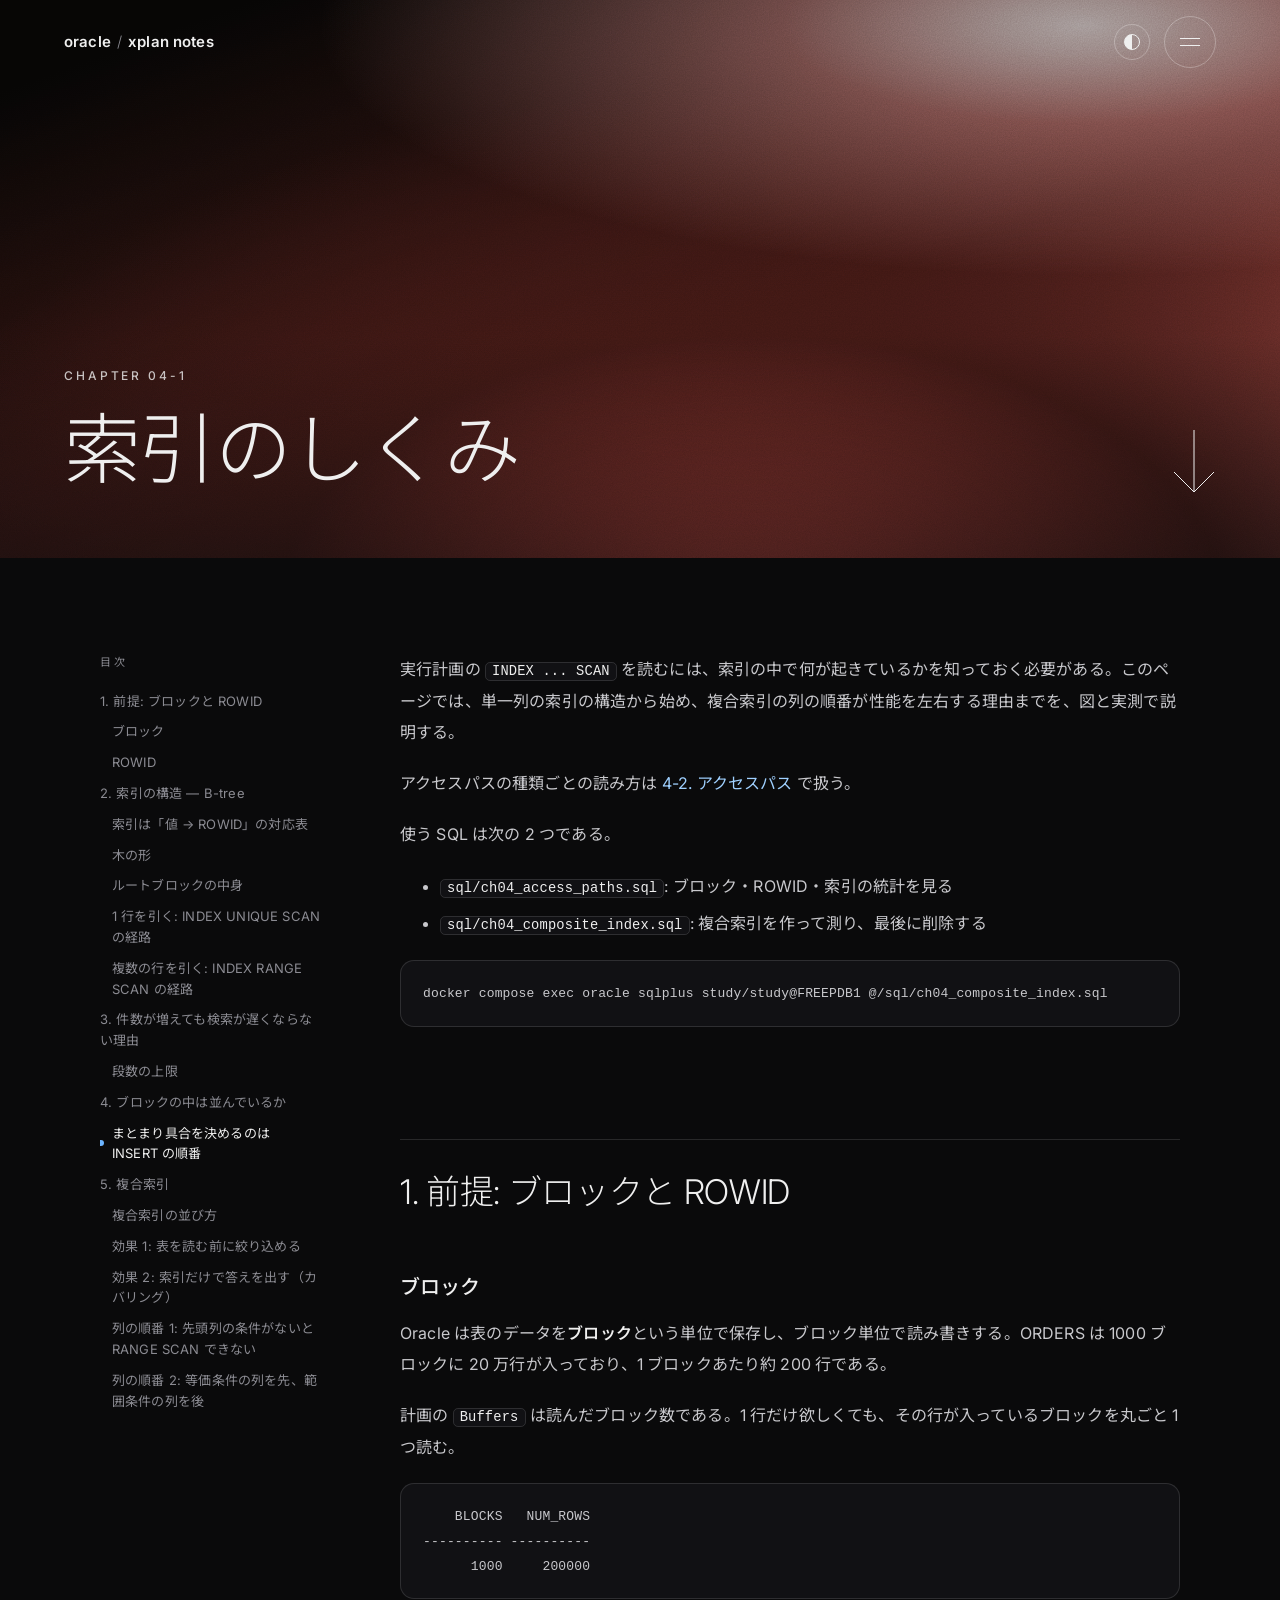
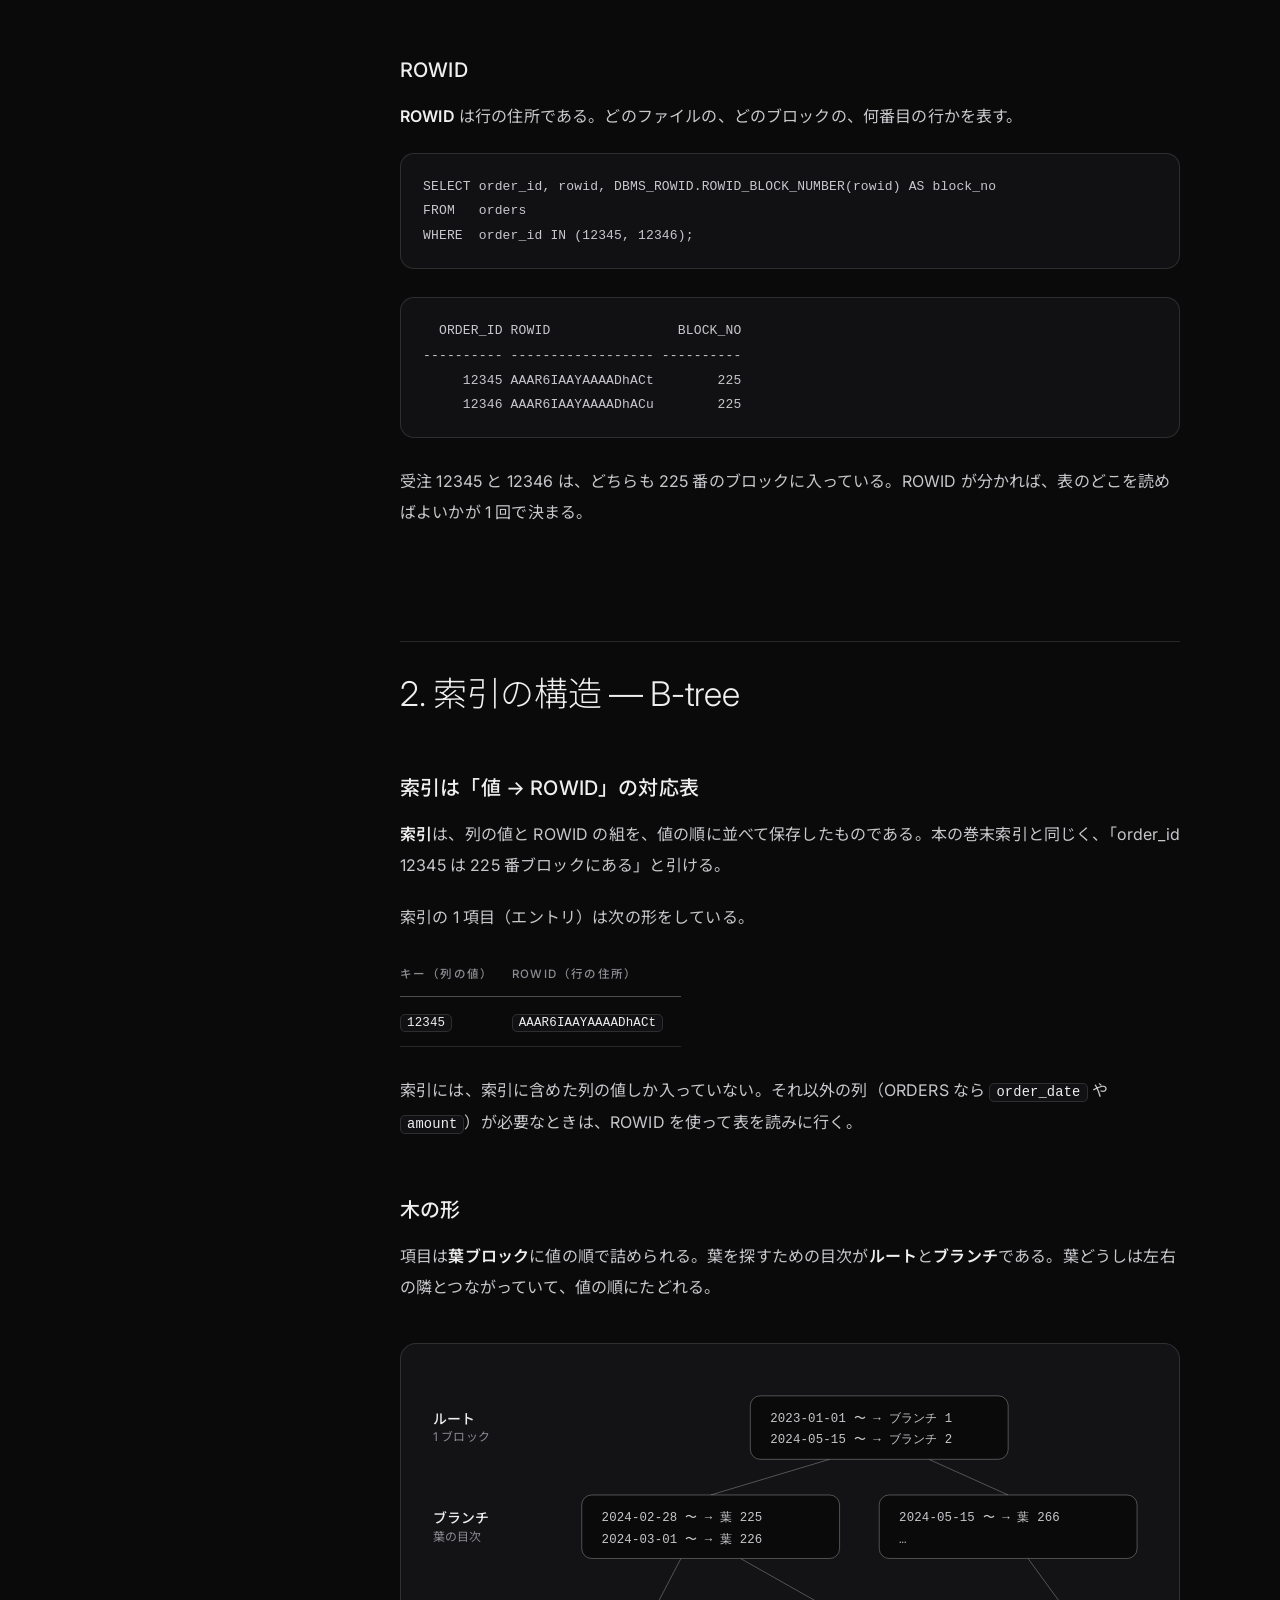
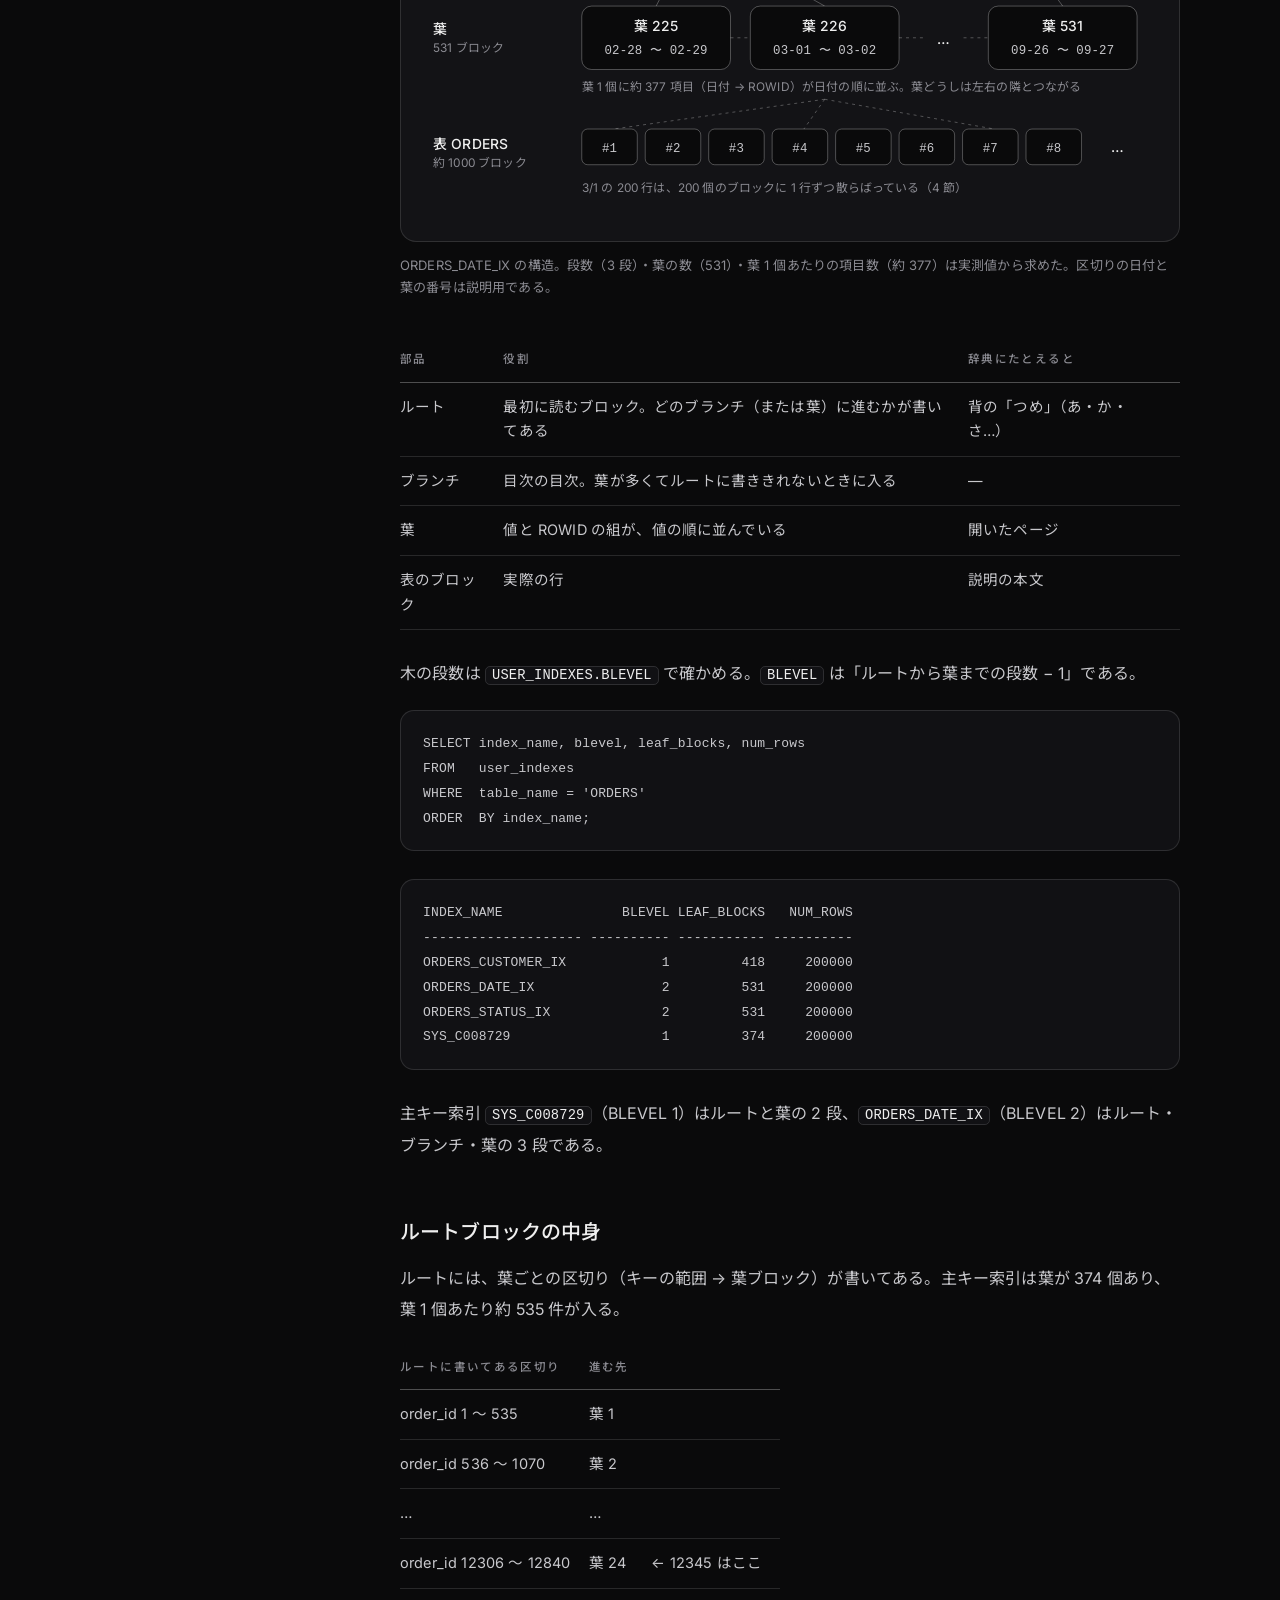
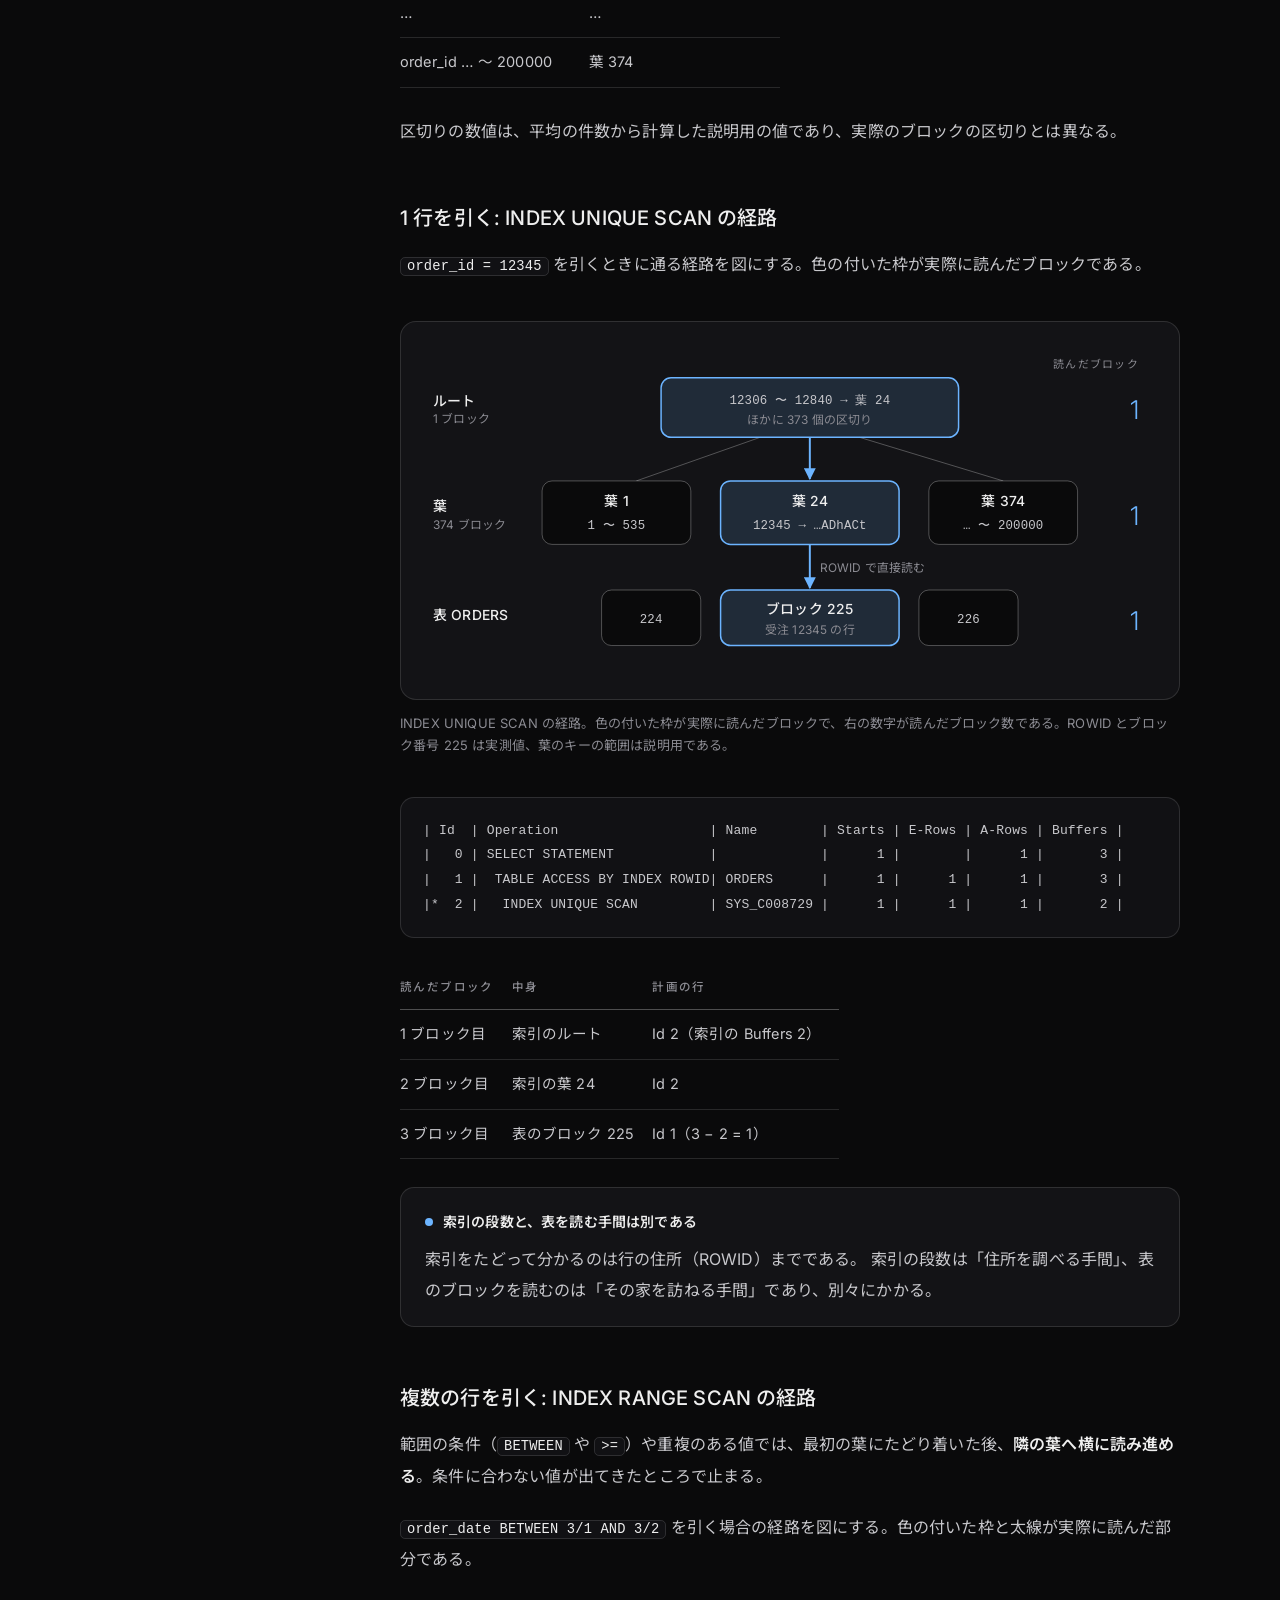
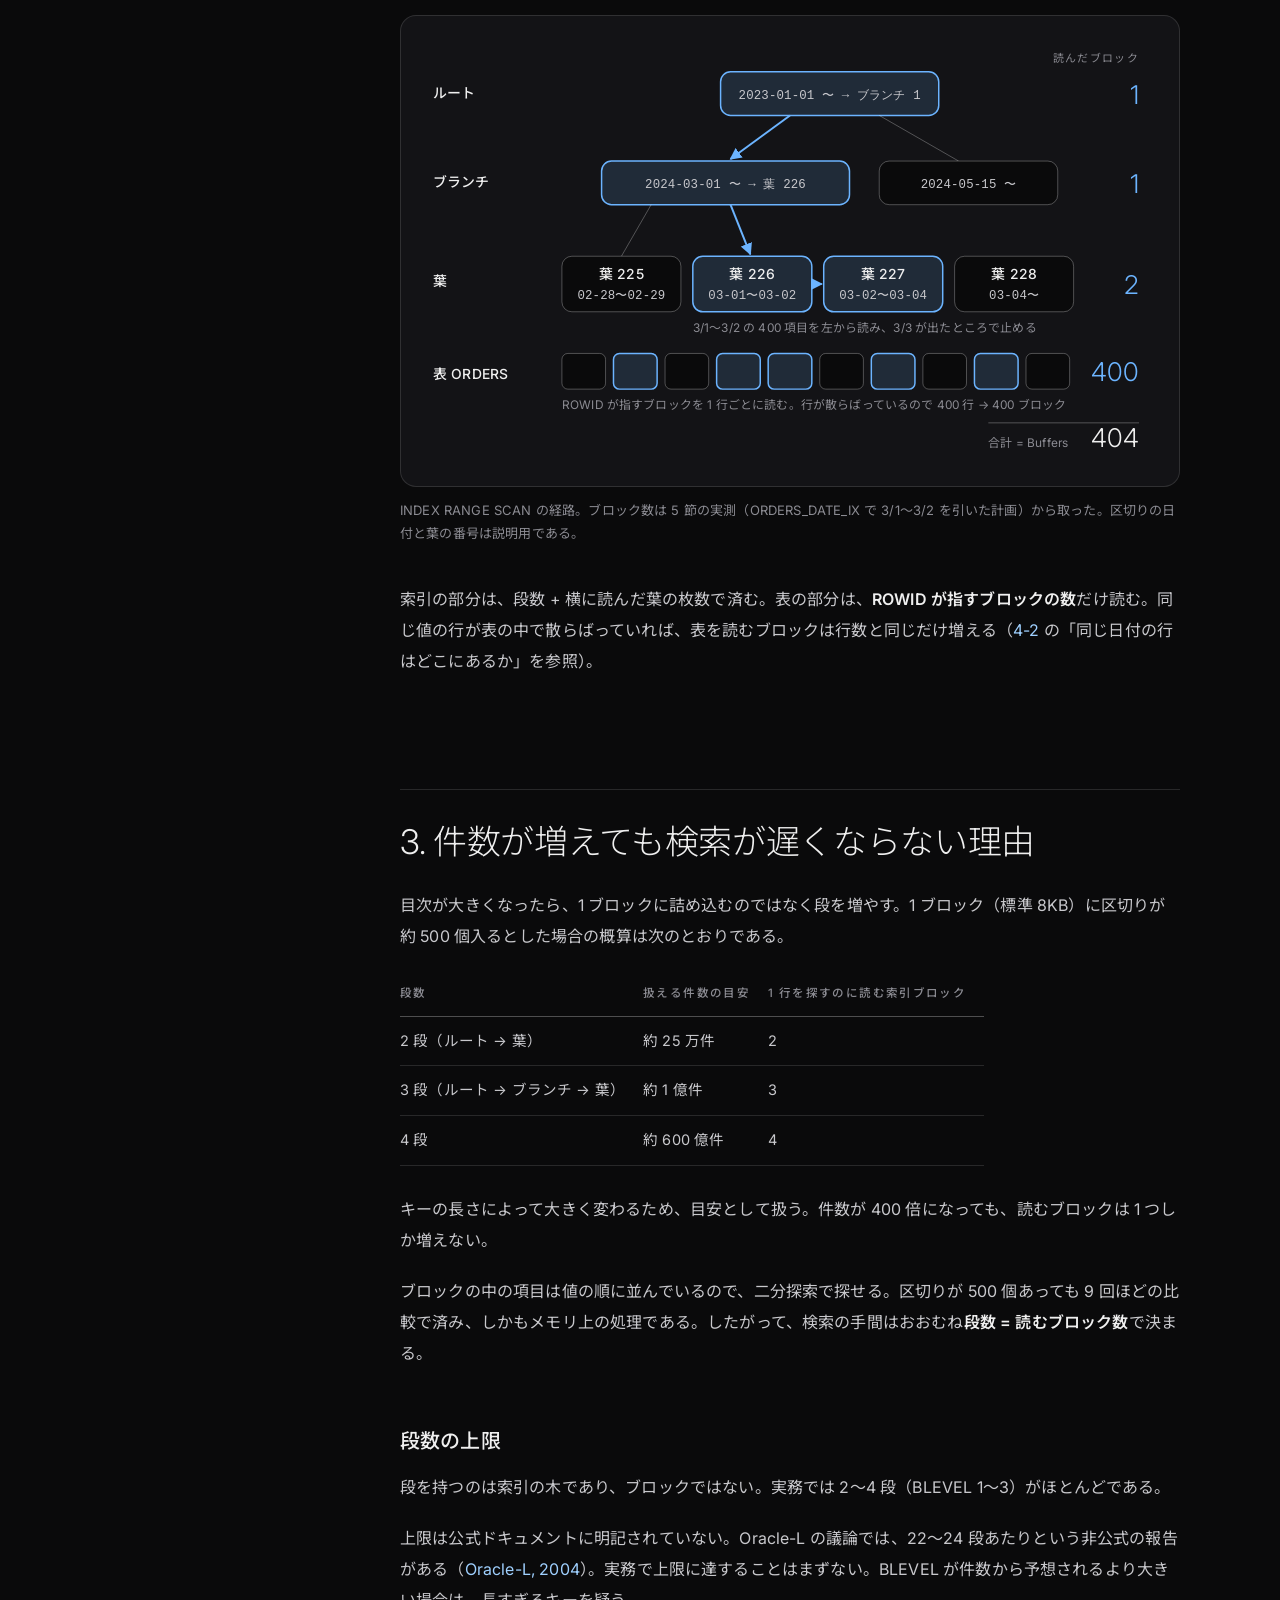
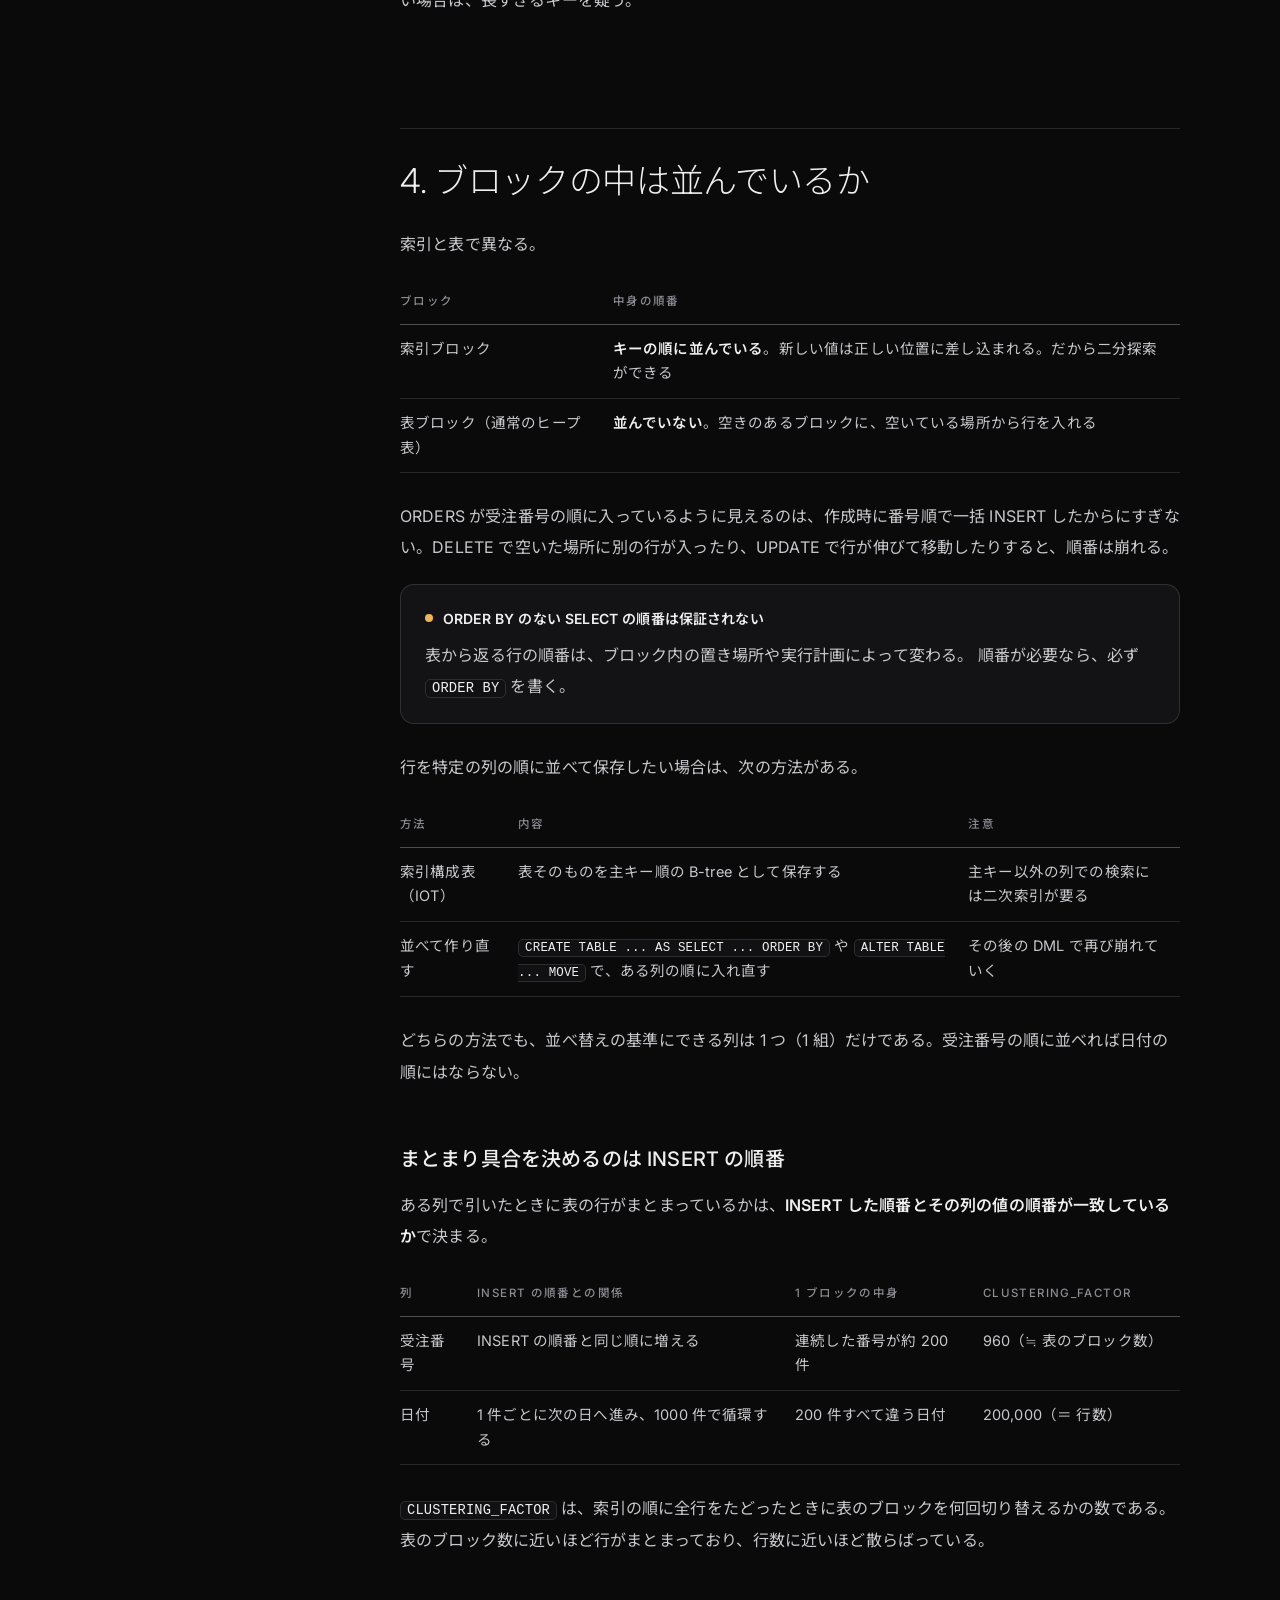
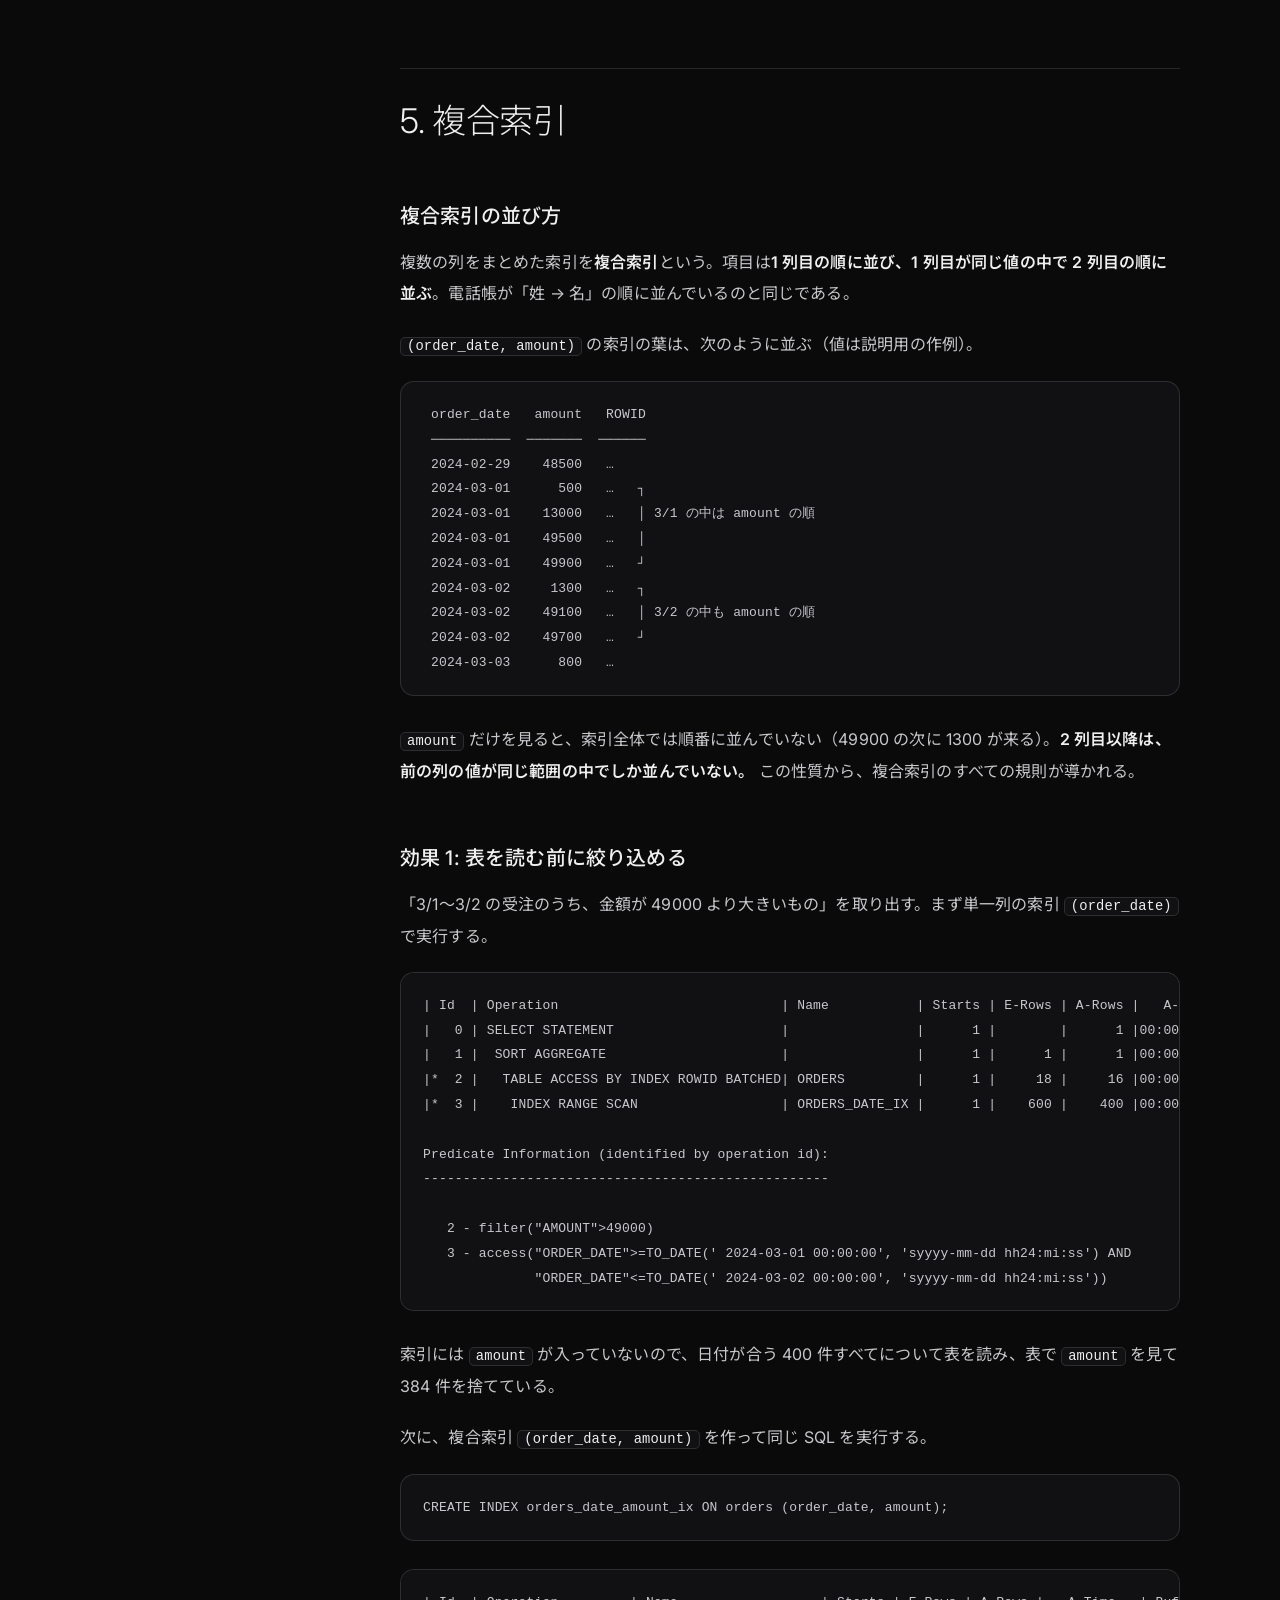
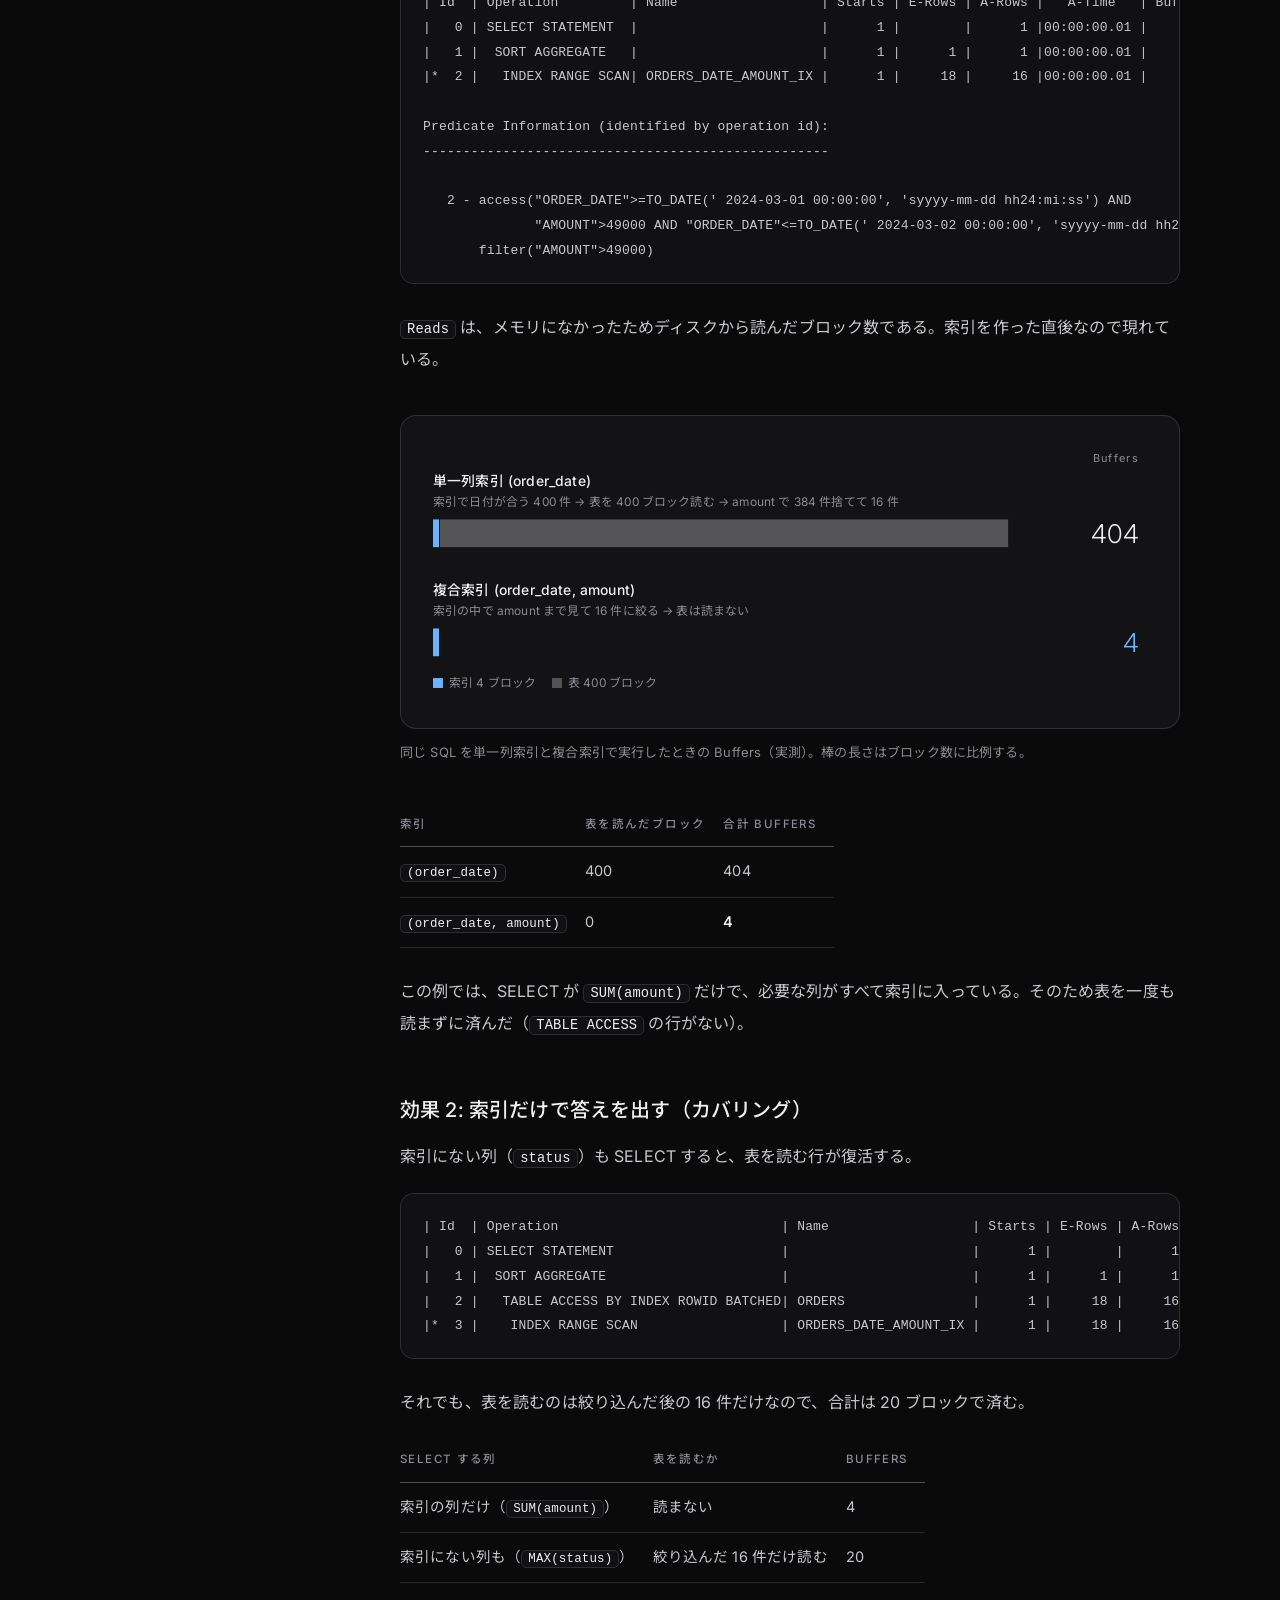
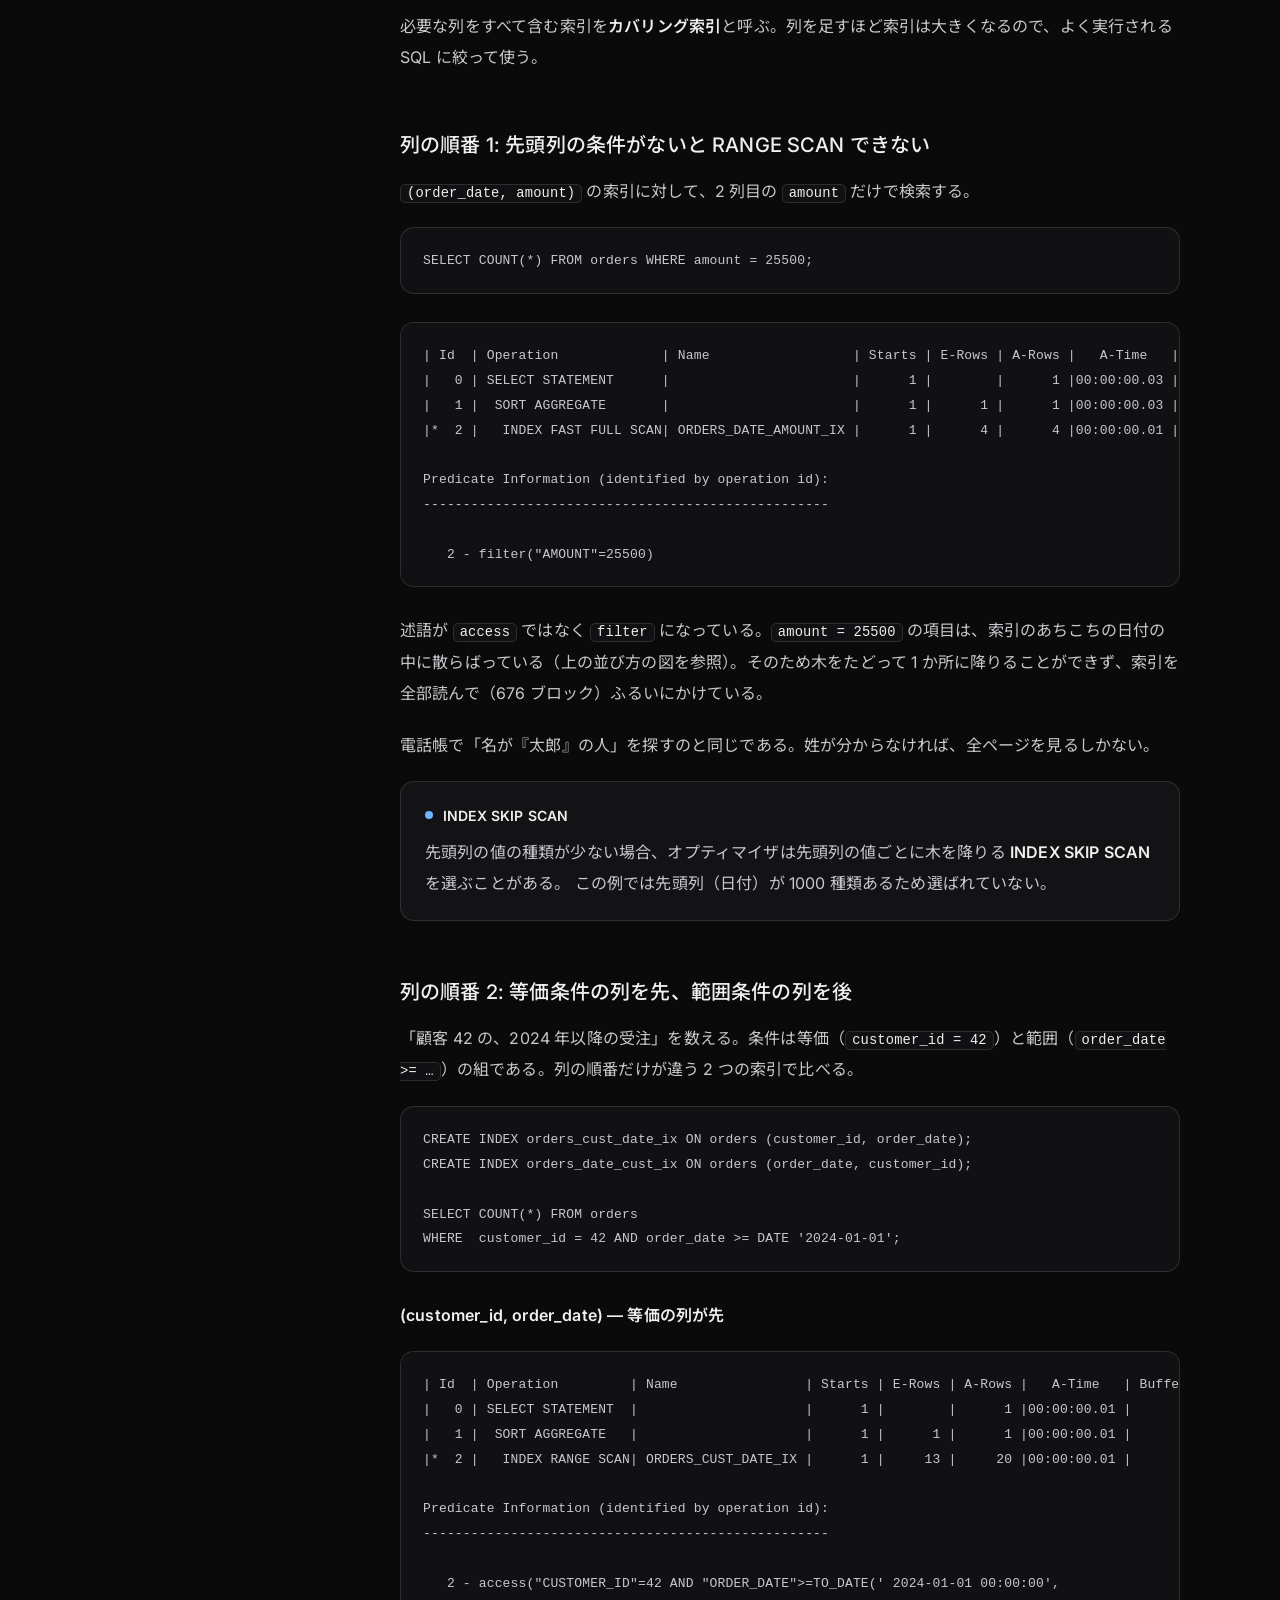
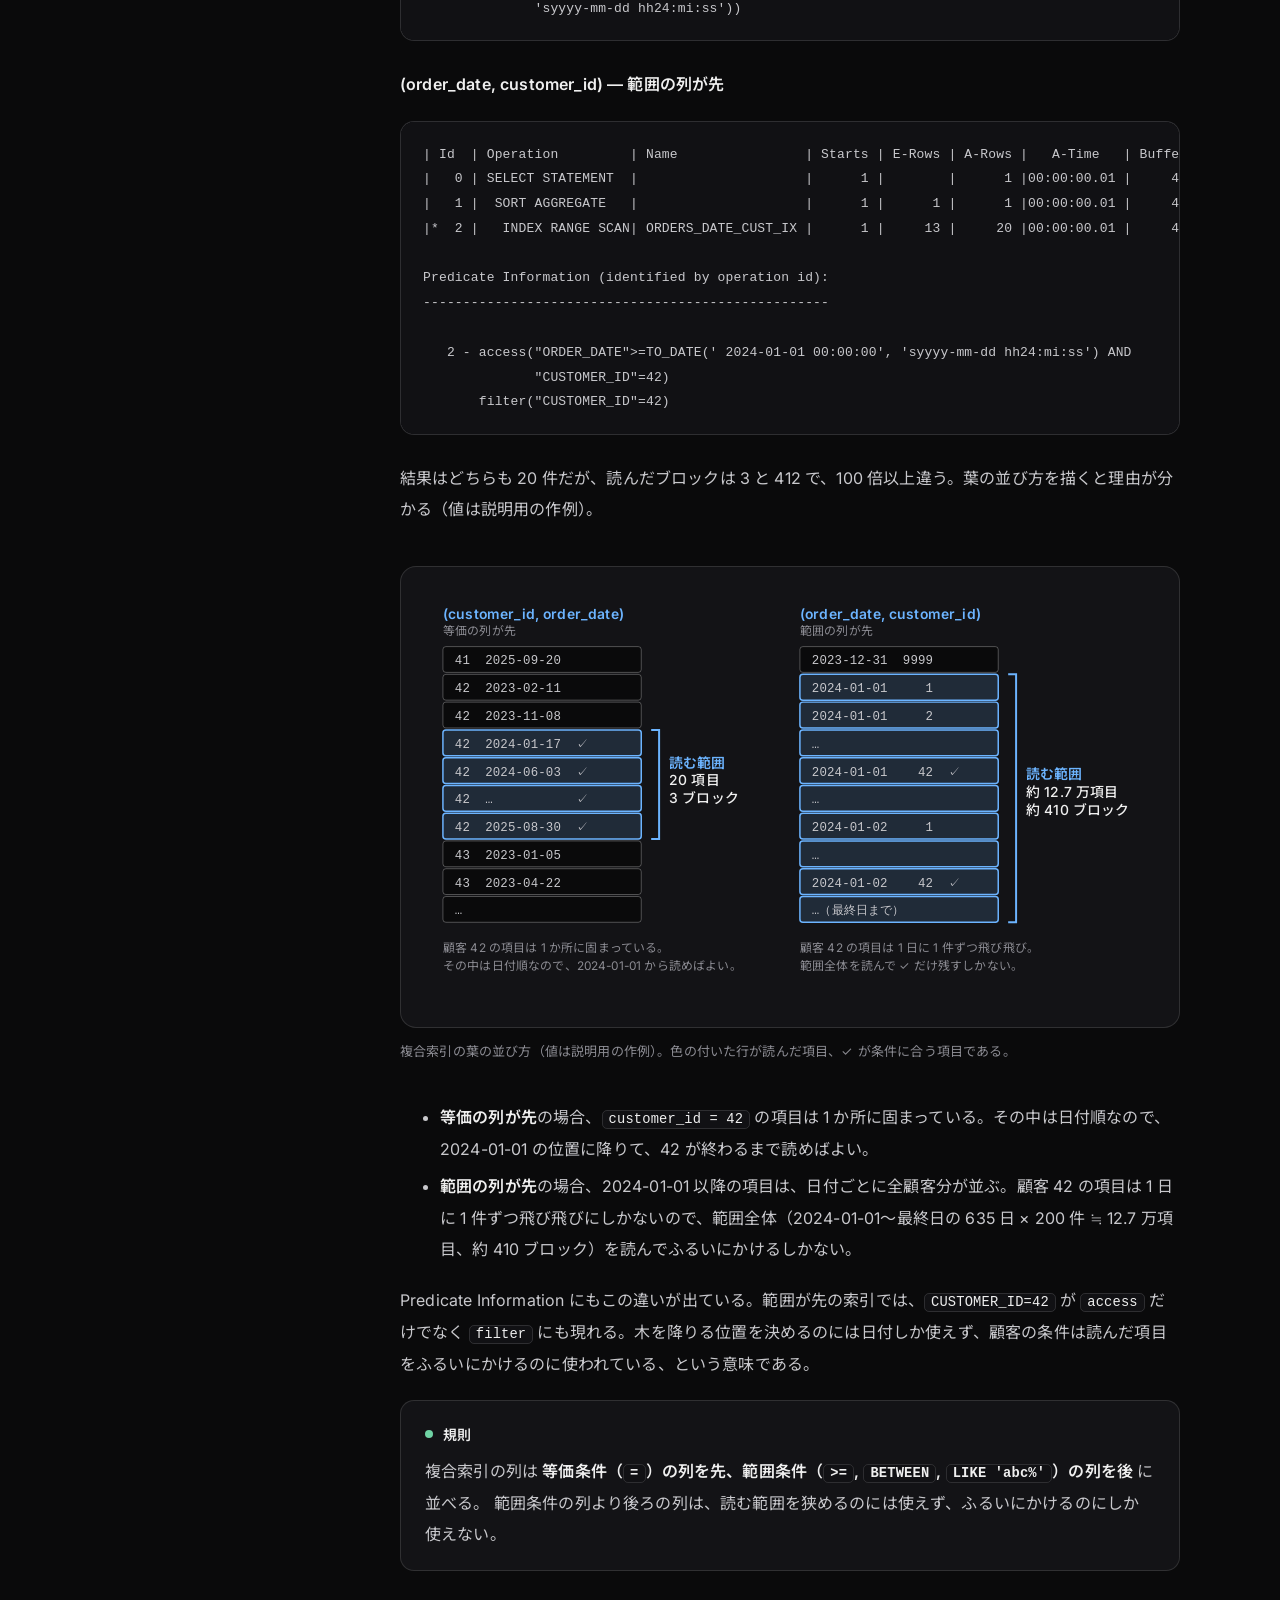
<file: docs/chapters/04-index.html>
<!doctype html>
<html lang="ja">
<head>
<meta charset="utf-8">
<meta name="viewport" content="width=device-width, initial-scale=1">
<title>04-1 索引のしくみ — Oracle 実行計画の読み方</title>
<meta name="description" content="実行計画の INDEX ... SCAN を読むには、索引の中で何が起きているかを知っておく必要がある。このページでは、単一列の索引の構造から始め、複合索引の列の順番が性能を左右する理由までを、図と実測で説明する。">
<link rel="preconnect" href="https://fonts.googleapis.com">
<link rel="preconnect" href="https://fonts.gstatic.com" crossorigin>
<link rel="stylesheet" href="https://fonts.googleapis.com/css2?family=Inter:wght@200;300;400;500;600&amp;family=Noto+Sans+JP:wght@300;400;500;700&amp;display=swap">
<link rel="stylesheet" href="../assets/site.css">
<script src="../assets/theme.js"></script>
</head>
<body data-root="../" data-page="chapters/04-index.html">
<header class="site-header">
  <a class="brand" href="../index.html">oracle<span>/</span>xplan notes</a>
  <div class="header-actions">
    <button class="theme-toggle" type="button" aria-label="配色を切り替える"></button>
    <button class="menu-toggle" type="button" aria-label="章の一覧を開く" aria-expanded="false" aria-controls="menu"><span></span><span></span></button>
  </div>
</header>
<div class="menu-overlay" id="menu"><nav class="menu-list" aria-label="章の一覧"></nav></div>

<section class="hero">
  <div class="hero-bg" aria-hidden="true"></div>
  <div class="hero-inner">
    <p class="eyebrow">Chapter 04-1</p>
    <h1>索引のしくみ</h1>
  </div>
  <svg class="hero-arrow" viewBox="0 0 44 64" aria-hidden="true"><path d="M22 0v62M2 42l20 20 20-20"/></svg>
</section>

<div class="page-body">
  <aside class="page-toc" aria-label="このページの目次"><p class="toc-title">目次</p><ul><li><a href="#1-rowid">1. 前提: ブロックと ROWID</a><ul><li><a href="#_1">ブロック</a></li><li><a href="#rowid">ROWID</a></li></ul></li><li><a href="#2-b-tree">2. 索引の構造 — B-tree</a><ul><li><a href="#rowid_1">索引は「値 → ROWID」の対応表</a></li><li><a href="#_2">木の形</a></li><li><a href="#_3">ルートブロックの中身</a></li><li><a href="#1-index-unique-scan">1 行を引く: INDEX UNIQUE SCAN の経路</a></li><li><a href="#index-range-scan">複数の行を引く: INDEX RANGE SCAN の経路</a></li></ul></li><li><a href="#3">3. 件数が増えても検索が遅くならない理由</a><ul><li><a href="#_4">段数の上限</a></li></ul></li><li><a href="#4">4. ブロックの中は並んでいるか</a><ul><li><a href="#insert">まとまり具合を決めるのは INSERT の順番</a></li></ul></li><li><a href="#5">5. 複合索引</a><ul><li><a href="#_5">複合索引の並び方</a></li><li><a href="#1">効果 1: 表を読む前に絞り込める</a></li><li><a href="#2">効果 2: 索引だけで答えを出す（カバリング）</a></li><li><a href="#1-range-scan">列の順番 1: 先頭列の条件がないと RANGE SCAN できない</a></li><li><a href="#2_1">列の順番 2: 等価条件の列を先、範囲条件の列を後</a></li></ul></li><li><a href="#6-range-scan">6. 索引があっても RANGE SCAN できない書き方</a><ul><li><a href="#_6">列に関数をかける（実測）</a></li><li><a href="#_7">そのほかの典型例（この環境では測っていない）</a></li></ul></li><li><a href="#7">7. 索引の代償</a></li><li><a href="#_8">まとめ</a></li></ul></aside>
  <main class="content">
<article>
<p>実行計画の <code>INDEX ... SCAN</code> を読むには、索引の中で何が起きているかを知っておく必要がある。このページでは、単一列の索引の構造から始め、複合索引の列の順番が性能を左右する理由までを、図と実測で説明する。</p>
<p>アクセスパスの種類ごとの読み方は <a href="04-access-paths.html">4-2. アクセスパス</a> で扱う。</p>
<p>使う SQL は次の 2 つである。</p>
<ul>
<li><code>sql/ch04_access_paths.sql</code>: ブロック・ROWID・索引の統計を見る</li>
<li><code>sql/ch04_composite_index.sql</code>: 複合索引を作って測り、最後に削除する</li>
</ul>
<pre><code class="language-sh">docker compose exec oracle sqlplus study/study@FREEPDB1 @/sql/ch04_composite_index.sql
</code></pre>
<h2 id="1-rowid">1. 前提: ブロックと ROWID</h2>
<h3 id="_1">ブロック</h3>
<p>Oracle は表のデータを<strong>ブロック</strong>という単位で保存し、ブロック単位で読み書きする。ORDERS は 1000 ブロックに 20 万行が入っており、1 ブロックあたり約 200 行である。</p>
<p>計画の <code>Buffers</code> は読んだブロック数である。1 行だけ欲しくても、その行が入っているブロックを丸ごと 1 つ読む。</p>
<pre><code class="language-text">    BLOCKS   NUM_ROWS
---------- ----------
      1000     200000
</code></pre>
<h3 id="rowid">ROWID</h3>
<p><strong>ROWID</strong> は行の住所である。どのファイルの、どのブロックの、何番目の行かを表す。</p>
<pre><code class="language-sql">SELECT order_id, rowid, DBMS_ROWID.ROWID_BLOCK_NUMBER(rowid) AS block_no
FROM   orders
WHERE  order_id IN (12345, 12346);
</code></pre>
<pre><code class="language-text">  ORDER_ID ROWID                BLOCK_NO
---------- ------------------ ----------
     12345 AAAR6IAAYAAAADhACt        225
     12346 AAAR6IAAYAAAADhACu        225
</code></pre>
<p>受注 12345 と 12346 は、どちらも 225 番のブロックに入っている。ROWID が分かれば、表のどこを読めばよいかが 1 回で決まる。</p>
<h2 id="2-b-tree">2. 索引の構造 — B-tree</h2>
<h3 id="rowid_1">索引は「値 → ROWID」の対応表</h3>
<p><strong>索引</strong>は、列の値と ROWID の組を、値の順に並べて保存したものである。本の巻末索引と同じく、「order_id 12345 は 225 番ブロックにある」と引ける。</p>
<p>索引の 1 項目（エントリ）は次の形をしている。</p>
<table>
<thead>
<tr>
<th>キー（列の値）</th>
<th>ROWID（行の住所）</th>
</tr>
</thead>
<tbody>
<tr>
<td><code>12345</code></td>
<td><code>AAAR6IAAYAAAADhACt</code></td>
</tr>
</tbody>
</table>
<p>索引には、索引に含めた列の値しか入っていない。それ以外の列（ORDERS なら <code>order_date</code> や <code>amount</code>）が必要なときは、ROWID を使って表を読みに行く。</p>
<h3 id="_2">木の形</h3>
<p>項目は<strong>葉ブロック</strong>に値の順で詰められる。葉を探すための目次が<strong>ルート</strong>と<strong>ブランチ</strong>である。葉どうしは左右の隣とつながっていて、値の順にたどれる。</p>
<figure class="xp-figure">
<svg viewBox="0 0 720 436" role="img" aria-label="ORDERS_DATE_IX の構造。ルート 1 ブロックからブランチ、葉 531 ブロックへ枝分かれする。葉には日付と ROWID が日付の順に約 377 項目ずつ並び、ROWID が表のブロックを指す">
<text x="0" y="48" class="xp-text">ルート</text>
<text x="0" y="66" class="xp-small">1 ブロック</text>
<text x="0" y="148" class="xp-text">ブランチ</text>
<text x="0" y="166" class="xp-small">葉の目次</text>
<text x="0" y="260" class="xp-text">葉</text>
<text x="0" y="278" class="xp-small">531 ブロック</text>
<text x="0" y="376" class="xp-text">表 ORDERS</text>
<text x="0" y="394" class="xp-small">約 1000 ブロック</text>
<line x1="400" y1="84" x2="280" y2="120" class="xp-line"/>
<line x1="500" y1="84" x2="580" y2="120" class="xp-line"/>
<line x1="250" y1="184" x2="225" y2="232" class="xp-line"/>
<line x1="310" y1="184" x2="395" y2="232" class="xp-line"/>
<line x1="600" y1="184" x2="635" y2="232" class="xp-line"/>
<rect x="320" y="20" width="260" height="64" rx="10" class="xp-box"/>
<text x="340" y="46" class="xp-mono">2023-01-01 〜 → ブランチ 1</text>
<text x="340" y="68" class="xp-mono">2024-05-15 〜 → ブランチ 2</text>
<rect x="150" y="120" width="260" height="64" rx="10" class="xp-box"/>
<text x="170" y="146" class="xp-mono">2024-02-28 〜 → 葉 225</text>
<text x="170" y="168" class="xp-mono">2024-03-01 〜 → 葉 226</text>
<rect x="450" y="120" width="260" height="64" rx="10" class="xp-box"/>
<text x="470" y="146" class="xp-mono">2024-05-15 〜 → 葉 266</text>
<text x="470" y="168" class="xp-mono">…</text>
<rect x="150" y="232" width="150" height="64" rx="10" class="xp-box"/>
<text x="225" y="257" text-anchor="middle" class="xp-text">葉 225</text>
<text x="225" y="280" text-anchor="middle" class="xp-mono">02-28 〜 02-29</text>
<rect x="320" y="232" width="150" height="64" rx="10" class="xp-box"/>
<text x="395" y="257" text-anchor="middle" class="xp-text">葉 226</text>
<text x="395" y="280" text-anchor="middle" class="xp-mono">03-01 〜 03-02</text>
<text x="515" y="270" text-anchor="middle" class="xp-text">…</text>
<rect x="560" y="232" width="150" height="64" rx="10" class="xp-box"/>
<text x="635" y="257" text-anchor="middle" class="xp-text">葉 531</text>
<text x="635" y="280" text-anchor="middle" class="xp-mono">09-26 〜 09-27</text>
<line x1="300" y1="264" x2="320" y2="264" class="xp-dash"/>
<line x1="470" y1="264" x2="495" y2="264" class="xp-dash"/>
<line x1="535" y1="264" x2="560" y2="264" class="xp-dash"/>
<text x="150" y="318" class="xp-small">葉 1 個に約 377 項目（日付 → ROWID）が日付の順に並ぶ。葉どうしは左右の隣とつながる</text>
<line x1="395" y1="326" x2="182" y2="356" class="xp-dash"/>
<line x1="395" y1="326" x2="374" y2="356" class="xp-dash"/>
<line x1="395" y1="326" x2="566" y2="356" class="xp-dash"/>
<rect x="150" y="356" width="56" height="36" rx="6" class="xp-box"/>
<rect x="214" y="356" width="56" height="36" rx="6" class="xp-box"/>
<rect x="278" y="356" width="56" height="36" rx="6" class="xp-box"/>
<rect x="342" y="356" width="56" height="36" rx="6" class="xp-box"/>
<rect x="406" y="356" width="56" height="36" rx="6" class="xp-box"/>
<rect x="470" y="356" width="56" height="36" rx="6" class="xp-box"/>
<rect x="534" y="356" width="56" height="36" rx="6" class="xp-box"/>
<rect x="598" y="356" width="56" height="36" rx="6" class="xp-box"/>
<text x="178" y="379" text-anchor="middle" class="xp-mono">#1</text>
<text x="242" y="379" text-anchor="middle" class="xp-mono">#2</text>
<text x="306" y="379" text-anchor="middle" class="xp-mono">#3</text>
<text x="370" y="379" text-anchor="middle" class="xp-mono">#4</text>
<text x="434" y="379" text-anchor="middle" class="xp-mono">#5</text>
<text x="498" y="379" text-anchor="middle" class="xp-mono">#6</text>
<text x="562" y="379" text-anchor="middle" class="xp-mono">#7</text>
<text x="626" y="379" text-anchor="middle" class="xp-mono">#8</text>
<text x="690" y="379" text-anchor="middle" class="xp-text">…</text>
<text x="150" y="420" class="xp-small">3/1 の 200 行は、200 個のブロックに 1 行ずつ散らばっている（4 節）</text>
</svg>
<figcaption>ORDERS_DATE_IX の構造。段数（3 段）・葉の数（531）・葉 1 個あたりの項目数（約 377）は実測値から求めた。区切りの日付と葉の番号は説明用である。</figcaption>
</figure>

<table>
<thead>
<tr>
<th>部品</th>
<th>役割</th>
<th>辞典にたとえると</th>
</tr>
</thead>
<tbody>
<tr>
<td>ルート</td>
<td>最初に読むブロック。どのブランチ（または葉）に進むかが書いてある</td>
<td>背の「つめ」（あ・か・さ…）</td>
</tr>
<tr>
<td>ブランチ</td>
<td>目次の目次。葉が多くてルートに書ききれないときに入る</td>
<td>—</td>
</tr>
<tr>
<td>葉</td>
<td>値と ROWID の組が、値の順に並んでいる</td>
<td>開いたページ</td>
</tr>
<tr>
<td>表のブロック</td>
<td>実際の行</td>
<td>説明の本文</td>
</tr>
</tbody>
</table>
<p>木の段数は <code>USER_INDEXES.BLEVEL</code> で確かめる。<code>BLEVEL</code> は「ルートから葉までの段数 − 1」である。</p>
<pre><code class="language-sql">SELECT index_name, blevel, leaf_blocks, num_rows
FROM   user_indexes
WHERE  table_name = 'ORDERS'
ORDER  BY index_name;
</code></pre>
<pre><code class="language-text">INDEX_NAME               BLEVEL LEAF_BLOCKS   NUM_ROWS
-------------------- ---------- ----------- ----------
ORDERS_CUSTOMER_IX            1         418     200000
ORDERS_DATE_IX                2         531     200000
ORDERS_STATUS_IX              2         531     200000
SYS_C008729                   1         374     200000
</code></pre>
<p>主キー索引 <code>SYS_C008729</code>（BLEVEL 1）はルートと葉の 2 段、<code>ORDERS_DATE_IX</code>（BLEVEL 2）はルート・ブランチ・葉の 3 段である。</p>
<h3 id="_3">ルートブロックの中身</h3>
<p>ルートには、葉ごとの区切り（キーの範囲 → 葉ブロック）が書いてある。主キー索引は葉が 374 個あり、葉 1 個あたり約 535 件が入る。</p>
<table>
<thead>
<tr>
<th>ルートに書いてある区切り</th>
<th>進む先</th>
<th></th>
</tr>
</thead>
<tbody>
<tr>
<td>order_id 1 〜 535</td>
<td>葉 1</td>
<td></td>
</tr>
<tr>
<td>order_id 536 〜 1070</td>
<td>葉 2</td>
<td></td>
</tr>
<tr>
<td>…</td>
<td>…</td>
<td></td>
</tr>
<tr>
<td>order_id 12306 〜 12840</td>
<td>葉 24</td>
<td>← 12345 はここ</td>
</tr>
<tr>
<td>…</td>
<td>…</td>
<td></td>
</tr>
<tr>
<td>order_id … 〜 200000</td>
<td>葉 374</td>
<td></td>
</tr>
</tbody>
</table>
<p>区切りの数値は、平均の件数から計算した説明用の値であり、実際のブロックの区切りとは異なる。</p>
<h3 id="1-index-unique-scan">1 行を引く: INDEX UNIQUE SCAN の経路</h3>
<p><code>order_id = 12345</code> を引くときに通る経路を図にする。色の付いた枠が実際に読んだブロックである。</p>
<figure class="xp-figure">
<svg viewBox="0 0 720 316" role="img" aria-label="INDEX UNIQUE SCAN の経路。ルートで葉 24 と分かり、葉 24 で ROWID が分かり、表のブロック 225 を読む。合計 3 ブロック">
<defs><marker id="u-hot" viewBox="0 0 10 10" refX="9" refY="5" markerWidth="6" markerHeight="6" orient="auto"><path d="M0,0 L10,5 L0,10 z" class="xp-arrow-hot"/></marker></defs>
<text x="712" y="14" text-anchor="end" class="xp-label">読んだブロック</text>
<text x="0" y="52" class="xp-text">ルート</text>
<text x="0" y="70" class="xp-small">1 ブロック</text>
<text x="0" y="158" class="xp-text">葉</text>
<text x="0" y="176" class="xp-small">374 ブロック</text>
<text x="0" y="268" class="xp-text">表 ORDERS</text>
<line x1="330" y1="84" x2="205" y2="128" class="xp-line"/>
<line x1="430" y1="84" x2="575" y2="128" class="xp-line"/>
<rect x="230" y="24" width="300" height="60" rx="10" class="xp-hot"/>
<text x="380" y="50" text-anchor="middle" class="xp-mono">12306 〜 12840 → 葉 24</text>
<text x="380" y="71" text-anchor="middle" class="xp-small">ほかに 373 個の区切り</text>
<line x1="380" y1="84" x2="380" y2="126" class="xp-path" marker-end="url(#u-hot)"/>
<rect x="110" y="128" width="150" height="64" rx="10" class="xp-box"/>
<text x="185" y="153" text-anchor="middle" class="xp-text">葉 1</text>
<text x="185" y="176" text-anchor="middle" class="xp-mono">1 〜 535</text>
<rect x="290" y="128" width="180" height="64" rx="10" class="xp-hot"/>
<text x="380" y="153" text-anchor="middle" class="xp-text">葉 24</text>
<text x="380" y="176" text-anchor="middle" class="xp-mono">12345 → …ADhACt</text>
<rect x="500" y="128" width="150" height="64" rx="10" class="xp-box"/>
<text x="575" y="153" text-anchor="middle" class="xp-text">葉 374</text>
<text x="575" y="176" text-anchor="middle" class="xp-mono">… 〜 200000</text>
<line x1="380" y1="192" x2="380" y2="236" class="xp-path" marker-end="url(#u-hot)"/>
<text x="390" y="220" class="xp-small">ROWID で直接読む</text>
<rect x="170" y="238" width="100" height="56" rx="10" class="xp-box"/>
<text x="220" y="271" text-anchor="middle" class="xp-mono">224</text>
<rect x="290" y="238" width="180" height="56" rx="10" class="xp-hot"/>
<text x="380" y="262" text-anchor="middle" class="xp-text">ブロック 225</text>
<text x="380" y="282" text-anchor="middle" class="xp-small">受注 12345 の行</text>
<rect x="490" y="238" width="100" height="56" rx="10" class="xp-box"/>
<text x="540" y="271" text-anchor="middle" class="xp-mono">226</text>
<text x="712" y="66" text-anchor="end" class="xp-num-hot">1</text>
<text x="712" y="172" text-anchor="end" class="xp-num-hot">1</text>
<text x="712" y="278" text-anchor="end" class="xp-num-hot">1</text>
</svg>
<figcaption>INDEX UNIQUE SCAN の経路。色の付いた枠が実際に読んだブロックで、右の数字が読んだブロック数である。ROWID とブロック番号 225 は実測値、葉のキーの範囲は説明用である。</figcaption>
</figure>

<pre><code class="language-text">| Id  | Operation                   | Name        | Starts | E-Rows | A-Rows | Buffers |
|   0 | SELECT STATEMENT            |             |      1 |        |      1 |       3 |
|   1 |  TABLE ACCESS BY INDEX ROWID| ORDERS      |      1 |      1 |      1 |       3 |
|*  2 |   INDEX UNIQUE SCAN         | SYS_C008729 |      1 |      1 |      1 |       2 |
</code></pre>
<table>
<thead>
<tr>
<th>読んだブロック</th>
<th>中身</th>
<th>計画の行</th>
</tr>
</thead>
<tbody>
<tr>
<td>1 ブロック目</td>
<td>索引のルート</td>
<td>Id 2（索引の Buffers 2）</td>
</tr>
<tr>
<td>2 ブロック目</td>
<td>索引の葉 24</td>
<td>Id 2</td>
</tr>
<tr>
<td>3 ブロック目</td>
<td>表のブロック 225</td>
<td>Id 1（3 − 2 = 1）</td>
</tr>
</tbody>
</table>
<div class="admonition note">
<p class="admonition-title">索引の段数と、表を読む手間は別である</p>
<p>索引をたどって分かるのは行の住所（ROWID）までである。
索引の段数は「住所を調べる手間」、表のブロックを読むのは「その家を訪ねる手間」であり、別々にかかる。</p>
</div>
<h3 id="index-range-scan">複数の行を引く: INDEX RANGE SCAN の経路</h3>
<p>範囲の条件（<code>BETWEEN</code> や <code>&gt;=</code>）や重複のある値では、最初の葉にたどり着いた後、<strong>隣の葉へ横に読み進める</strong>。条件に合わない値が出てきたところで止まる。</p>
<p><code>order_date BETWEEN 3/1 AND 3/2</code> を引く場合の経路を図にする。色の付いた枠と太線が実際に読んだ部分である。</p>
<figure class="xp-figure">
<svg viewBox="0 0 720 410" role="img" aria-label="INDEX RANGE SCAN の経路。ルート 1、ブランチ 1、葉 2 の計 4 ブロックで 3/1〜3/2 の 400 項目を読み、表は ROWID が指す 400 ブロックを読む。合計 404 ブロック">
<defs><marker id="r-hot" viewBox="0 0 10 10" refX="9" refY="5" markerWidth="6" markerHeight="6" orient="auto"><path d="M0,0 L10,5 L0,10 z" class="xp-arrow-hot"/></marker></defs>
<text x="712" y="14" text-anchor="end" class="xp-label">読んだブロック</text>
<text x="0" y="50" class="xp-text">ルート</text>
<text x="0" y="140" class="xp-text">ブランチ</text>
<text x="0" y="240" class="xp-text">葉</text>
<text x="0" y="334" class="xp-text">表 ORDERS</text>
<rect x="290" y="24" width="220" height="44" rx="10" class="xp-hot"/>
<text x="400" y="51" text-anchor="middle" class="xp-mono">2023-01-01 〜 → ブランチ 1</text>
<line x1="450" y1="68" x2="530" y2="114" class="xp-line"/>
<line x1="360" y1="68" x2="300" y2="112" class="xp-path" marker-end="url(#r-hot)"/>
<rect x="170" y="114" width="250" height="44" rx="10" class="xp-hot"/>
<text x="295" y="141" text-anchor="middle" class="xp-mono">2024-03-01 〜 → 葉 226</text>
<rect x="450" y="114" width="180" height="44" rx="10" class="xp-box"/>
<text x="540" y="141" text-anchor="middle" class="xp-mono">2024-05-15 〜</text>
<line x1="220" y1="158" x2="190" y2="210" class="xp-line"/>
<line x1="300" y1="158" x2="320" y2="208" class="xp-path" marker-end="url(#r-hot)"/>
<rect x="130" y="210" width="120" height="56" rx="10" class="xp-box"/>
<text x="190" y="233" text-anchor="middle" class="xp-text">葉 225</text>
<text x="190" y="253" text-anchor="middle" class="xp-mono">02-28〜02-29</text>
<rect x="262" y="210" width="120" height="56" rx="10" class="xp-hot"/>
<text x="322" y="233" text-anchor="middle" class="xp-text">葉 226</text>
<text x="322" y="253" text-anchor="middle" class="xp-mono">03-01〜03-02</text>
<rect x="394" y="210" width="120" height="56" rx="10" class="xp-hot"/>
<text x="454" y="233" text-anchor="middle" class="xp-text">葉 227</text>
<text x="454" y="253" text-anchor="middle" class="xp-mono">03-02〜03-04</text>
<rect x="526" y="210" width="120" height="56" rx="10" class="xp-box"/>
<text x="586" y="233" text-anchor="middle" class="xp-text">葉 228</text>
<text x="586" y="253" text-anchor="middle" class="xp-mono">03-04〜</text>
<line x1="382" y1="238" x2="392" y2="238" class="xp-path" marker-end="url(#r-hot)"/>
<text x="262" y="286" class="xp-small">3/1〜3/2 の 400 項目を左から読み、3/3 が出たところで止める</text>
<rect x="130" y="308" width="44" height="36" rx="6" class="xp-box"/>
<rect x="182" y="308" width="44" height="36" rx="6" class="xp-hot"/>
<rect x="234" y="308" width="44" height="36" rx="6" class="xp-box"/>
<rect x="286" y="308" width="44" height="36" rx="6" class="xp-hot"/>
<rect x="338" y="308" width="44" height="36" rx="6" class="xp-hot"/>
<rect x="390" y="308" width="44" height="36" rx="6" class="xp-box"/>
<rect x="442" y="308" width="44" height="36" rx="6" class="xp-hot"/>
<rect x="494" y="308" width="44" height="36" rx="6" class="xp-box"/>
<rect x="546" y="308" width="44" height="36" rx="6" class="xp-hot"/>
<rect x="598" y="308" width="44" height="36" rx="6" class="xp-box"/>
<text x="130" y="364" class="xp-small">ROWID が指すブロックを 1 行ごとに読む。行が散らばっているので 400 行 → 400 ブロック</text>
<text x="712" y="56" text-anchor="end" class="xp-num-hot">1</text>
<text x="712" y="146" text-anchor="end" class="xp-num-hot">1</text>
<text x="712" y="248" text-anchor="end" class="xp-num-hot">2</text>
<text x="712" y="336" text-anchor="end" class="xp-num-hot">400</text>
<line x1="560" y1="378" x2="712" y2="378" class="xp-line"/>
<text x="560" y="402" class="xp-small">合計 = Buffers</text>
<text x="712" y="402" text-anchor="end" class="xp-num">404</text>
</svg>
<figcaption>INDEX RANGE SCAN の経路。ブロック数は 5 節の実測（ORDERS_DATE_IX で 3/1〜3/2 を引いた計画）から取った。区切りの日付と葉の番号は説明用である。</figcaption>
</figure>

<p>索引の部分は、段数 + 横に読んだ葉の枚数で済む。表の部分は、<strong>ROWID が指すブロックの数</strong>だけ読む。同じ値の行が表の中で散らばっていれば、表を読むブロックは行数と同じだけ増える（<a href="04-access-paths.html">4-2</a> の「同じ日付の行はどこにあるか」を参照）。</p>
<h2 id="3">3. 件数が増えても検索が遅くならない理由</h2>
<p>目次が大きくなったら、1 ブロックに詰め込むのではなく段を増やす。1 ブロック（標準 8KB）に区切りが約 500 個入るとした場合の概算は次のとおりである。</p>
<table>
<thead>
<tr>
<th>段数</th>
<th>扱える件数の目安</th>
<th>1 行を探すのに読む索引ブロック</th>
</tr>
</thead>
<tbody>
<tr>
<td>2 段（ルート → 葉）</td>
<td>約 25 万件</td>
<td>2</td>
</tr>
<tr>
<td>3 段（ルート → ブランチ → 葉）</td>
<td>約 1 億件</td>
<td>3</td>
</tr>
<tr>
<td>4 段</td>
<td>約 600 億件</td>
<td>4</td>
</tr>
</tbody>
</table>
<p>キーの長さによって大きく変わるため、目安として扱う。件数が 400 倍になっても、読むブロックは 1 つしか増えない。</p>
<p>ブロックの中の項目は値の順に並んでいるので、二分探索で探せる。区切りが 500 個あっても 9 回ほどの比較で済み、しかもメモリ上の処理である。したがって、検索の手間はおおむね<strong>段数 = 読むブロック数</strong>で決まる。</p>
<h3 id="_4">段数の上限</h3>
<p>段を持つのは索引の木であり、ブロックではない。実務では 2〜4 段（BLEVEL 1〜3）がほとんどである。</p>
<p>上限は公式ドキュメントに明記されていない。Oracle-L の議論では、22〜24 段あたりという非公式の報告がある（<a href="https://www.orafaq.com/maillist/oracle-l/2004/03/10/1339.htm">Oracle-L, 2004</a>）。実務で上限に達することはまずない。BLEVEL が件数から予想されるより大きい場合は、長すぎるキーを疑う。</p>
<h2 id="4">4. ブロックの中は並んでいるか</h2>
<p>索引と表で異なる。</p>
<table>
<thead>
<tr>
<th>ブロック</th>
<th>中身の順番</th>
</tr>
</thead>
<tbody>
<tr>
<td>索引ブロック</td>
<td><strong>キーの順に並んでいる</strong>。新しい値は正しい位置に差し込まれる。だから二分探索ができる</td>
</tr>
<tr>
<td>表ブロック（通常のヒープ表）</td>
<td><strong>並んでいない</strong>。空きのあるブロックに、空いている場所から行を入れる</td>
</tr>
</tbody>
</table>
<p>ORDERS が受注番号の順に入っているように見えるのは、作成時に番号順で一括 INSERT したからにすぎない。DELETE で空いた場所に別の行が入ったり、UPDATE で行が伸びて移動したりすると、順番は崩れる。</p>
<div class="admonition warning">
<p class="admonition-title">ORDER BY のない SELECT の順番は保証されない</p>
<p>表から返る行の順番は、ブロック内の置き場所や実行計画によって変わる。
順番が必要なら、必ず <code>ORDER BY</code> を書く。</p>
</div>
<p>行を特定の列の順に並べて保存したい場合は、次の方法がある。</p>
<table>
<thead>
<tr>
<th>方法</th>
<th>内容</th>
<th>注意</th>
</tr>
</thead>
<tbody>
<tr>
<td>索引構成表（IOT）</td>
<td>表そのものを主キー順の B-tree として保存する</td>
<td>主キー以外の列での検索には二次索引が要る</td>
</tr>
<tr>
<td>並べて作り直す</td>
<td><code>CREATE TABLE ... AS SELECT ... ORDER BY</code> や <code>ALTER TABLE ... MOVE</code> で、ある列の順に入れ直す</td>
<td>その後の DML で再び崩れていく</td>
</tr>
</tbody>
</table>
<p>どちらの方法でも、並べ替えの基準にできる列は 1 つ（1 組）だけである。受注番号の順に並べれば日付の順にはならない。</p>
<h3 id="insert">まとまり具合を決めるのは INSERT の順番</h3>
<p>ある列で引いたときに表の行がまとまっているかは、<strong>INSERT した順番とその列の値の順番が一致しているか</strong>で決まる。</p>
<table>
<thead>
<tr>
<th>列</th>
<th>INSERT の順番との関係</th>
<th>1 ブロックの中身</th>
<th>CLUSTERING_FACTOR</th>
</tr>
</thead>
<tbody>
<tr>
<td>受注番号</td>
<td>INSERT の順番と同じ順に増える</td>
<td>連続した番号が約 200 件</td>
<td>960（≒ 表のブロック数）</td>
</tr>
<tr>
<td>日付</td>
<td>1 件ごとに次の日へ進み、1000 件で循環する</td>
<td>200 件すべて違う日付</td>
<td>200,000（＝ 行数）</td>
</tr>
</tbody>
</table>
<p><code>CLUSTERING_FACTOR</code> は、索引の順に全行をたどったときに表のブロックを何回切り替えるかの数である。表のブロック数に近いほど行がまとまっており、行数に近いほど散らばっている。</p>
<h2 id="5">5. 複合索引</h2>
<h3 id="_5">複合索引の並び方</h3>
<p>複数の列をまとめた索引を<strong>複合索引</strong>という。項目は<strong>1 列目の順に並び、1 列目が同じ値の中で 2 列目の順に並ぶ</strong>。電話帳が「姓 → 名」の順に並んでいるのと同じである。</p>
<p><code>(order_date, amount)</code> の索引の葉は、次のように並ぶ（値は説明用の作例）。</p>
<pre><code class="language-text"> order_date   amount   ROWID
 ──────────  ───────  ──────
 2024-02-29    48500   …
 2024-03-01      500   …   ┐
 2024-03-01    13000   …   │ 3/1 の中は amount の順
 2024-03-01    49500   …   │
 2024-03-01    49900   …   ┘
 2024-03-02     1300   …   ┐
 2024-03-02    49100   …   │ 3/2 の中も amount の順
 2024-03-02    49700   …   ┘
 2024-03-03      800   …
</code></pre>
<p><code>amount</code> だけを見ると、索引全体では順番に並んでいない（49900 の次に 1300 が来る）。<strong>2 列目以降は、前の列の値が同じ範囲の中でしか並んでいない。</strong> この性質から、複合索引のすべての規則が導かれる。</p>
<h3 id="1">効果 1: 表を読む前に絞り込める</h3>
<p>「3/1〜3/2 の受注のうち、金額が 49000 より大きいもの」を取り出す。まず単一列の索引 <code>(order_date)</code> で実行する。</p>
<pre><code class="language-text">| Id  | Operation                            | Name           | Starts | E-Rows | A-Rows |   A-Time   | Buffers |
|   0 | SELECT STATEMENT                     |                |      1 |        |      1 |00:00:00.01 |     404 |
|   1 |  SORT AGGREGATE                      |                |      1 |      1 |      1 |00:00:00.01 |     404 |
|*  2 |   TABLE ACCESS BY INDEX ROWID BATCHED| ORDERS         |      1 |     18 |     16 |00:00:00.01 |     404 |
|*  3 |    INDEX RANGE SCAN                  | ORDERS_DATE_IX |      1 |    600 |    400 |00:00:00.01 |       4 |

Predicate Information (identified by operation id):
---------------------------------------------------

   2 - filter(&quot;AMOUNT&quot;&gt;49000)
   3 - access(&quot;ORDER_DATE&quot;&gt;=TO_DATE(' 2024-03-01 00:00:00', 'syyyy-mm-dd hh24:mi:ss') AND
              &quot;ORDER_DATE&quot;&lt;=TO_DATE(' 2024-03-02 00:00:00', 'syyyy-mm-dd hh24:mi:ss'))
</code></pre>
<p>索引には <code>amount</code> が入っていないので、日付が合う 400 件すべてについて表を読み、表で <code>amount</code> を見て 384 件を捨てている。</p>
<p>次に、複合索引 <code>(order_date, amount)</code> を作って同じ SQL を実行する。</p>
<pre><code class="language-sql">CREATE INDEX orders_date_amount_ix ON orders (order_date, amount);
</code></pre>
<pre><code class="language-text">| Id  | Operation         | Name                  | Starts | E-Rows | A-Rows |   A-Time   | Buffers | Reads  |
|   0 | SELECT STATEMENT  |                       |      1 |        |      1 |00:00:00.01 |       4 |      3 |
|   1 |  SORT AGGREGATE   |                       |      1 |      1 |      1 |00:00:00.01 |       4 |      3 |
|*  2 |   INDEX RANGE SCAN| ORDERS_DATE_AMOUNT_IX |      1 |     18 |     16 |00:00:00.01 |       4 |      3 |

Predicate Information (identified by operation id):
---------------------------------------------------

   2 - access(&quot;ORDER_DATE&quot;&gt;=TO_DATE(' 2024-03-01 00:00:00', 'syyyy-mm-dd hh24:mi:ss') AND
              &quot;AMOUNT&quot;&gt;49000 AND &quot;ORDER_DATE&quot;&lt;=TO_DATE(' 2024-03-02 00:00:00', 'syyyy-mm-dd hh24:mi:ss'))
       filter(&quot;AMOUNT&quot;&gt;49000)
</code></pre>
<p><code>Reads</code> は、メモリになかったためディスクから読んだブロック数である。索引を作った直後なので現れている。</p>
<figure class="xp-figure">
<svg viewBox="0 0 720 250" role="img" aria-label="Buffers の比較。単一列索引は索引 4 と表 400 の計 404。複合索引は索引 4 だけで計 4">
<text x="712" y="14" text-anchor="end" class="xp-label">Buffers</text>
<text x="0" y="38" class="xp-text">単一列索引 (order_date)</text>
<text x="0" y="58" class="xp-small">索引で日付が合う 400 件 → 表を 400 ブロック読む → amount で 384 件捨てて 16 件</text>
<rect x="0" y="72" width="6" height="28" class="xp-bar-hot"/>
<rect x="7" y="72" width="573" height="28" class="xp-bar"/>
<text x="712" y="96" text-anchor="end" class="xp-num">404</text>
<text x="0" y="148" class="xp-text">複合索引 (order_date, amount)</text>
<text x="0" y="168" class="xp-small">索引の中で amount まで見て 16 件に絞る → 表は読まない</text>
<rect x="0" y="182" width="6" height="28" class="xp-bar-hot"/>
<text x="712" y="206" text-anchor="end" class="xp-num-hot">4</text>
<rect x="0" y="232" width="10" height="10" class="xp-bar-hot"/>
<text x="16" y="241" class="xp-small">索引 4 ブロック</text>
<rect x="120" y="232" width="10" height="10" class="xp-bar"/>
<text x="136" y="241" class="xp-small">表 400 ブロック</text>
</svg>
<figcaption>同じ SQL を単一列索引と複合索引で実行したときの Buffers（実測）。棒の長さはブロック数に比例する。</figcaption>
</figure>

<table>
<thead>
<tr>
<th>索引</th>
<th>表を読んだブロック</th>
<th>合計 Buffers</th>
</tr>
</thead>
<tbody>
<tr>
<td><code>(order_date)</code></td>
<td>400</td>
<td>404</td>
</tr>
<tr>
<td><code>(order_date, amount)</code></td>
<td>0</td>
<td><strong>4</strong></td>
</tr>
</tbody>
</table>
<p>この例では、SELECT が <code>SUM(amount)</code> だけで、必要な列がすべて索引に入っている。そのため表を一度も読まずに済んだ（<code>TABLE ACCESS</code> の行がない）。</p>
<h3 id="2">効果 2: 索引だけで答えを出す（カバリング）</h3>
<p>索引にない列（<code>status</code>）も SELECT すると、表を読む行が復活する。</p>
<pre><code class="language-text">| Id  | Operation                            | Name                  | Starts | E-Rows | A-Rows |   A-Time   | Buffers |
|   0 | SELECT STATEMENT                     |                       |      1 |        |      1 |00:00:00.01 |      20 |
|   1 |  SORT AGGREGATE                      |                       |      1 |      1 |      1 |00:00:00.01 |      20 |
|   2 |   TABLE ACCESS BY INDEX ROWID BATCHED| ORDERS                |      1 |     18 |     16 |00:00:00.01 |      20 |
|*  3 |    INDEX RANGE SCAN                  | ORDERS_DATE_AMOUNT_IX |      1 |     18 |     16 |00:00:00.01 |       4 |
</code></pre>
<p>それでも、表を読むのは絞り込んだ後の 16 件だけなので、合計は 20 ブロックで済む。</p>
<table>
<thead>
<tr>
<th>SELECT する列</th>
<th>表を読むか</th>
<th>Buffers</th>
</tr>
</thead>
<tbody>
<tr>
<td>索引の列だけ（<code>SUM(amount)</code>）</td>
<td>読まない</td>
<td>4</td>
</tr>
<tr>
<td>索引にない列も（<code>MAX(status)</code>）</td>
<td>絞り込んだ 16 件だけ読む</td>
<td>20</td>
</tr>
</tbody>
</table>
<p>必要な列をすべて含む索引を<strong>カバリング索引</strong>と呼ぶ。列を足すほど索引は大きくなるので、よく実行される SQL に絞って使う。</p>
<h3 id="1-range-scan">列の順番 1: 先頭列の条件がないと RANGE SCAN できない</h3>
<p><code>(order_date, amount)</code> の索引に対して、2 列目の <code>amount</code> だけで検索する。</p>
<pre><code class="language-sql">SELECT COUNT(*) FROM orders WHERE amount = 25500;
</code></pre>
<pre><code class="language-text">| Id  | Operation             | Name                  | Starts | E-Rows | A-Rows |   A-Time   | Buffers | Reads  |
|   0 | SELECT STATEMENT      |                       |      1 |        |      1 |00:00:00.03 |     676 |    664 |
|   1 |  SORT AGGREGATE       |                       |      1 |      1 |      1 |00:00:00.03 |     676 |    664 |
|*  2 |   INDEX FAST FULL SCAN| ORDERS_DATE_AMOUNT_IX |      1 |      4 |      4 |00:00:00.01 |     676 |    664 |

Predicate Information (identified by operation id):
---------------------------------------------------

   2 - filter(&quot;AMOUNT&quot;=25500)
</code></pre>
<p>述語が <code>access</code> ではなく <code>filter</code> になっている。<code>amount = 25500</code> の項目は、索引のあちこちの日付の中に散らばっている（上の並び方の図を参照）。そのため木をたどって 1 か所に降りることができず、索引を全部読んで（676 ブロック）ふるいにかけている。</p>
<p>電話帳で「名が『太郎』の人」を探すのと同じである。姓が分からなければ、全ページを見るしかない。</p>
<div class="admonition note">
<p class="admonition-title">INDEX SKIP SCAN</p>
<p>先頭列の値の種類が少ない場合、オプティマイザは先頭列の値ごとに木を降りる <strong>INDEX SKIP SCAN</strong> を選ぶことがある。
この例では先頭列（日付）が 1000 種類あるため選ばれていない。</p>
</div>
<h3 id="2_1">列の順番 2: 等価条件の列を先、範囲条件の列を後</h3>
<p>「顧客 42 の、2024 年以降の受注」を数える。条件は等価（<code>customer_id = 42</code>）と範囲（<code>order_date &gt;= …</code>）の組である。列の順番だけが違う 2 つの索引で比べる。</p>
<pre><code class="language-sql">CREATE INDEX orders_cust_date_ix ON orders (customer_id, order_date);
CREATE INDEX orders_date_cust_ix ON orders (order_date, customer_id);

SELECT COUNT(*) FROM orders
WHERE  customer_id = 42 AND order_date &gt;= DATE '2024-01-01';
</code></pre>
<p><strong>(customer_id, order_date) — 等価の列が先</strong></p>
<pre><code class="language-text">| Id  | Operation         | Name                | Starts | E-Rows | A-Rows |   A-Time   | Buffers |
|   0 | SELECT STATEMENT  |                     |      1 |        |      1 |00:00:00.01 |       3 |
|   1 |  SORT AGGREGATE   |                     |      1 |      1 |      1 |00:00:00.01 |       3 |
|*  2 |   INDEX RANGE SCAN| ORDERS_CUST_DATE_IX |      1 |     13 |     20 |00:00:00.01 |       3 |

Predicate Information (identified by operation id):
---------------------------------------------------

   2 - access(&quot;CUSTOMER_ID&quot;=42 AND &quot;ORDER_DATE&quot;&gt;=TO_DATE(' 2024-01-01 00:00:00',
              'syyyy-mm-dd hh24:mi:ss'))
</code></pre>
<p><strong>(order_date, customer_id) — 範囲の列が先</strong></p>
<pre><code class="language-text">| Id  | Operation         | Name                | Starts | E-Rows | A-Rows |   A-Time   | Buffers | Reads  |
|   0 | SELECT STATEMENT  |                     |      1 |        |      1 |00:00:00.01 |     412 |    410 |
|   1 |  SORT AGGREGATE   |                     |      1 |      1 |      1 |00:00:00.01 |     412 |    410 |
|*  2 |   INDEX RANGE SCAN| ORDERS_DATE_CUST_IX |      1 |     13 |     20 |00:00:00.01 |     412 |    410 |

Predicate Information (identified by operation id):
---------------------------------------------------

   2 - access(&quot;ORDER_DATE&quot;&gt;=TO_DATE(' 2024-01-01 00:00:00', 'syyyy-mm-dd hh24:mi:ss') AND
              &quot;CUSTOMER_ID&quot;=42)
       filter(&quot;CUSTOMER_ID&quot;=42)
</code></pre>
<p>結果はどちらも 20 件だが、読んだブロックは 3 と 412 で、100 倍以上違う。葉の並び方を描くと理由が分かる（値は説明用の作例）。</p>
<figure class="xp-figure">
<svg viewBox="0 0 720 400" role="img" aria-label="複合索引の列の順番による違い。等価の列が先なら顧客 42 の項目は連続しており 20 項目だけ読む。範囲の列が先なら 2024-01-01 以降の全項目を読んで顧客 42 をふるいにかける">
<text x="10" y="20" class="xp-accent">(customer_id, order_date)</text>
<text x="10" y="36" class="xp-small">等価の列が先</text>
<text x="370" y="20" class="xp-accent">(order_date, customer_id)</text>
<text x="370" y="36" class="xp-small">範囲の列が先</text>
<rect x="10" y="48" width="200" height="26" rx="3" class="xp-box"/>
<rect x="10" y="76" width="200" height="26" rx="3" class="xp-box"/>
<rect x="10" y="104" width="200" height="26" rx="3" class="xp-box"/>
<rect x="10" y="132" width="200" height="26" rx="3" class="xp-hot"/>
<rect x="10" y="160" width="200" height="26" rx="3" class="xp-hot"/>
<rect x="10" y="188" width="200" height="26" rx="3" class="xp-hot"/>
<rect x="10" y="216" width="200" height="26" rx="3" class="xp-hot"/>
<rect x="10" y="244" width="200" height="26" rx="3" class="xp-box"/>
<rect x="10" y="272" width="200" height="26" rx="3" class="xp-box"/>
<rect x="10" y="300" width="200" height="26" rx="3" class="xp-box"/>
<text x="22" y="66" class="xp-mono">41  2025-09-20</text>
<text x="22" y="94" class="xp-mono">42  2023-02-11</text>
<text x="22" y="122" class="xp-mono">42  2023-11-08</text>
<text x="22" y="150" class="xp-mono">42  2024-01-17  ✓</text>
<text x="22" y="178" class="xp-mono">42  2024-06-03  ✓</text>
<text x="22" y="206" class="xp-mono">42  …           ✓</text>
<text x="22" y="234" class="xp-mono">42  2025-08-30  ✓</text>
<text x="22" y="262" class="xp-mono">43  2023-01-05</text>
<text x="22" y="290" class="xp-mono">43  2023-04-22</text>
<text x="22" y="318" class="xp-mono">…</text>
<path d="M220,132 h8 v110 h-8" class="xp-path"/>
<text x="238" y="170" class="xp-accent">読む範囲</text>
<text x="238" y="188" class="xp-text">20 項目</text>
<text x="238" y="206" class="xp-text">3 ブロック</text>
<rect x="370" y="48" width="200" height="26" rx="3" class="xp-box"/>
<rect x="370" y="76" width="200" height="26" rx="3" class="xp-hot"/>
<rect x="370" y="104" width="200" height="26" rx="3" class="xp-hot"/>
<rect x="370" y="132" width="200" height="26" rx="3" class="xp-hot"/>
<rect x="370" y="160" width="200" height="26" rx="3" class="xp-hot"/>
<rect x="370" y="188" width="200" height="26" rx="3" class="xp-hot"/>
<rect x="370" y="216" width="200" height="26" rx="3" class="xp-hot"/>
<rect x="370" y="244" width="200" height="26" rx="3" class="xp-hot"/>
<rect x="370" y="272" width="200" height="26" rx="3" class="xp-hot"/>
<rect x="370" y="300" width="200" height="26" rx="3" class="xp-hot"/>
<text x="382" y="66" class="xp-mono">2023-12-31  9999</text>
<text x="382" y="94" class="xp-mono">2024-01-01     1</text>
<text x="382" y="122" class="xp-mono">2024-01-01     2</text>
<text x="382" y="150" class="xp-mono">…</text>
<text x="382" y="178" class="xp-mono">2024-01-01    42  ✓</text>
<text x="382" y="206" class="xp-mono">…</text>
<text x="382" y="234" class="xp-mono">2024-01-02     1</text>
<text x="382" y="262" class="xp-mono">…</text>
<text x="382" y="290" class="xp-mono">2024-01-02    42  ✓</text>
<text x="382" y="318" class="xp-mono">…（最終日まで）</text>
<path d="M580,76 h8 v250 h-8" class="xp-path"/>
<text x="598" y="182" class="xp-accent">読む範囲</text>
<text x="598" y="200" class="xp-text">約 12.7 万項目</text>
<text x="598" y="218" class="xp-text">約 410 ブロック</text>
<text x="10" y="356" class="xp-small">顧客 42 の項目は 1 か所に固まっている。</text>
<text x="10" y="374" class="xp-small">その中は日付順なので、2024-01-01 から読めばよい。</text>
<text x="370" y="356" class="xp-small">顧客 42 の項目は 1 日に 1 件ずつ飛び飛び。</text>
<text x="370" y="374" class="xp-small">範囲全体を読んで ✓ だけ残すしかない。</text>
</svg>
<figcaption>複合索引の葉の並び方（値は説明用の作例）。色の付いた行が読んだ項目、✓ が条件に合う項目である。</figcaption>
</figure>

<ul>
<li><strong>等価の列が先</strong>の場合、<code>customer_id = 42</code> の項目は 1 か所に固まっている。その中は日付順なので、2024-01-01 の位置に降りて、42 が終わるまで読めばよい。</li>
<li><strong>範囲の列が先</strong>の場合、2024-01-01 以降の項目は、日付ごとに全顧客分が並ぶ。顧客 42 の項目は 1 日に 1 件ずつ飛び飛びにしかないので、範囲全体（2024-01-01〜最終日の 635 日 × 200 件 ≒ 12.7 万項目、約 410 ブロック）を読んでふるいにかけるしかない。</li>
</ul>
<p>Predicate Information にもこの違いが出ている。範囲が先の索引では、<code>CUSTOMER_ID=42</code> が <code>access</code> だけでなく <code>filter</code> にも現れる。木を降りる位置を決めるのには日付しか使えず、顧客の条件は読んだ項目をふるいにかけるのに使われている、という意味である。</p>
<div class="admonition tip">
<p class="admonition-title">規則</p>
<p>複合索引の列は <strong>等価条件（<code>=</code>）の列を先、範囲条件（<code>&gt;=</code>, <code>BETWEEN</code>, <code>LIKE 'abc%'</code>）の列を後</strong> に並べる。
範囲条件の列より後ろの列は、読む範囲を狭めるのには使えず、ふるいにかけるのにしか使えない。</p>
</div>
<p>測り終えたら索引を削除し、スキーマを元に戻す（<code>sql/ch04_composite_index.sql</code> の末尾で行う）。</p>
<h2 id="6-range-scan">6. 索引があっても RANGE SCAN できない書き方</h2>
<p>索引は「列の値そのもの」の順に並んでいる。列を加工すると、その順番が使えなくなる。</p>
<h3 id="_6">列に関数をかける（実測）</h3>
<p>2024 年 3 月の受注を <code>TRUNC</code> で書いた場合と、範囲で書いた場合を比べる（<code>(order_date, amount)</code> の索引がある状態で測った）。</p>
<pre><code class="language-sql">-- 列に関数をかける
WHERE TRUNC(order_date, 'MM') = DATE '2024-03-01'
-- 同じ意味を範囲で書く
WHERE order_date &gt;= DATE '2024-03-01' AND order_date &lt; DATE '2024-04-01'
</code></pre>
<pre><code class="language-text">TRUNC で書いた場合
| Id  | Operation             | Name                  | Starts | E-Rows | A-Rows |   A-Time   | Buffers |
|*  2 |   INDEX FAST FULL SCAN| ORDERS_DATE_AMOUNT_IX |      1 |   2000 |   6200 |00:00:00.02 |     676 |

   2 - filter(TRUNC(INTERNAL_FUNCTION(&quot;ORDER_DATE&quot;),'fmmm')=TO_DATE(' 2024-03-01 00:00:00',
              'syyyy-mm-dd hh24:mi:ss'))

範囲で書いた場合
| Id  | Operation         | Name                  | Starts | E-Rows | A-Rows |   A-Time   | Buffers |
|*  2 |   INDEX RANGE SCAN| ORDERS_DATE_AMOUNT_IX |      1 |   6406 |   6200 |00:00:00.01 |      23 |

   2 - access(&quot;ORDER_DATE&quot;&gt;=TO_DATE(' 2024-03-01 00:00:00', 'syyyy-mm-dd hh24:mi:ss') AND
              &quot;ORDER_DATE&quot;&lt;TO_DATE(' 2024-04-01 00:00:00', 'syyyy-mm-dd hh24:mi:ss'))
</code></pre>
<table>
<thead>
<tr>
<th>書き方</th>
<th>操作</th>
<th>Buffers</th>
</tr>
</thead>
<tbody>
<tr>
<td><code>TRUNC(order_date, 'MM') = …</code></td>
<td>INDEX FAST FULL SCAN（全部読んでふるい）</td>
<td>676</td>
</tr>
<tr>
<td><code>order_date &gt;= … AND order_date &lt; …</code></td>
<td>INDEX RANGE SCAN</td>
<td><strong>23</strong></td>
</tr>
</tbody>
</table>
<p>索引に入っているのは <code>order_date</code> の値であり、<code>TRUNC(order_date, 'MM')</code> の値ではない。そのため木を降りる位置を決められない。関数の結果で探す必要があるなら、関数の式そのものに索引を作る（<strong>ファンクション索引</strong>）。</p>
<p>TRUNC 版では見積りも外れている（E-Rows 2000 に対して A-Rows 6200）。関数をかけた列には統計がないので、オプティマイザが決め打ちの選択率で見積もるためである。</p>
<h3 id="_7">そのほかの典型例（この環境では測っていない）</h3>
<table>
<thead>
<tr>
<th>書き方</th>
<th>RANGE SCAN できない理由</th>
<th>書き換えの例</th>
</tr>
</thead>
<tbody>
<tr>
<td>文字列の列と数値を比べる <code>WHERE code = 123</code></td>
<td>暗黙の型変換で <code>TO_NUMBER(code) = 123</code> になり、列に関数がかかる</td>
<td><code>WHERE code = '123'</code></td>
</tr>
<tr>
<td>前方が不定の LIKE <code>WHERE name LIKE '%田'</code></td>
<td>先頭の文字が決まらないと、木を降りる位置が決まらない</td>
<td>後方一致で探す設計を見直す</td>
</tr>
<tr>
<td>単一列の索引で <code>IS NULL</code></td>
<td>すべての列が NULL の項目は B-tree 索引に格納されない</td>
<td>NOT NULL の列と組み合わせた複合索引にする</td>
</tr>
<tr>
<td>複合索引の先頭列に条件がない</td>
<td>2 列目以降は飛び飛びにしか並んでいない（5 節）</td>
<td>よく使う条件の列を先頭にする</td>
</tr>
</tbody>
</table>
<h2 id="7">7. 索引の代償</h2>
<p>索引は検索を速くするが、無料ではない。</p>
<ul>
<li><strong>更新が遅くなる</strong>: 行を INSERT・DELETE するたびに、すべての索引の項目も追加・削除する。索引の列を UPDATE すると、項目を削除して正しい位置に入れ直す</li>
<li><strong>領域を使う</strong>: ORDERS の索引は 1 つあたり葉が 374〜531 ブロックあり、表（1000 ブロック）の半分前後の大きさがある</li>
<li><strong>重複した索引は無駄になる</strong>: <code>(order_date)</code> と <code>(order_date, amount)</code> があれば、前者でできることは後者でもほぼできる。先頭の列が同じ索引は統合を検討する</li>
</ul>
<h2 id="_8">まとめ</h2>
<ul>
<li>索引は「値 → ROWID」の組を値の順に並べた B-tree である。ルート・ブランチが目次、葉が本体で、葉どうしは隣とつながっている</li>
<li>索引でたどり着けるのは ROWID（住所）までである。索引にない列が必要なら、表のブロックを読む</li>
<li>検索の手間は、索引の段数（ほぼ一定）と、表を読むブロック数（ROWID の散らばり方しだい）の合計である</li>
<li>複合索引は 1 列目の順に並び、2 列目は 1 列目が同じ範囲の中でしか並ばない</li>
<li>複合索引に条件の列を含めると、表を読む前に索引の中で絞り込める。必要な列がすべて揃えば表を読まない</li>
<li>複合索引の列は「等価条件の列を先、範囲条件の列を後」に並べる。先頭列の条件がなければ RANGE SCAN できない</li>
<li>列に関数をかけたり、型変換を起こしたりすると、索引の順番が使えなくなる</li>
</ul>
</article>
  </main>
</div>

<nav class="pager" aria-label="ほかの章へ"></nav>
<footer class="site-footer">
  <span>Oracle 実行計画の読み方 — 学習ノート</span>
  <span>実行計画はすべて Oracle AI Database 26ai Free（23.26.3）で実測</span>
</footer>
<script src="../assets/nav.js"></script>
</body>
</html>
</file>
<file: docs/assets/site.css>
/* Oracle 実行計画の読み方 — サイト共通スタイル
   既定は暗い配色。:root[data-theme="light"] で明るい配色に切り替える */

:root {
  --bg: #0a0a0b;
  --bg-elev: #131316;
  --fg: #efefef;
  --fg-soft: #c8c8cc;
  --muted: #8b8b92;
  --line: rgba(255, 255, 255, 0.12);
  --line-strong: rgba(255, 255, 255, 0.28);
  --code-bg: #111114;
  --accent: #6cb4ff;
  --accent-weak: rgba(108, 180, 255, 0.15);
  --link: #9fd0ff;
  --note: #6cb4ff;
  --warn: #f0b45a;
  --tip: #6fd3a4;
  --hero-a: rgba(255, 255, 255, 0.55);
  --hero-b: rgba(150, 195, 230, 0.35);
  --hero-c: #1c5d93;
  --hero-d: #0b2236;
  --hero-e: #3f7fb3;
  --hero-base: #050506;
  --grain-opacity: 0.22;
  --display: "Inter", "Noto Sans JP", "Hiragino Sans", sans-serif;
  --font: "Inter", "Noto Sans JP", "Hiragino Sans", "Hiragino Kaku Gothic ProN", "Yu Gothic UI", sans-serif;
  --mono: "SFMono-Regular", "Menlo", "Consolas", "Liberation Mono", monospace;
  --gutter: clamp(16px, 5vw, 96px);
  color-scheme: dark;
}

:root[data-theme="light"] {
  --bg: #f3f3f1;
  --bg-elev: #ffffff;
  --fg: #111113;
  --fg-soft: #2b2b30;
  --muted: #6b6b72;
  --line: rgba(0, 0, 0, 0.12);
  --line-strong: rgba(0, 0, 0, 0.3);
  --code-bg: #e9e9e6;
  --accent: #1d5fd1;
  --accent-weak: rgba(29, 95, 209, 0.12);
  --link: #1d5fd1;
  --note: #1d5fd1;
  --warn: #a96a12;
  --tip: #1f7a52;
  --hero-a: rgba(255, 255, 255, 0.9);
  --hero-b: rgba(255, 255, 255, 0.5);
  --hero-c: #7fb0de;
  --hero-d: #c9dcee;
  --hero-e: #4b86bf;
  --hero-base: #eef1f4;
  --grain-opacity: 0.16;
  color-scheme: light;
}

* { box-sizing: border-box; }
html { scroll-padding-top: 96px; }

body {
  margin: 0;
  background: var(--bg);
  color: var(--fg-soft);
  font-family: var(--font);
  font-size: 16px;
  line-height: 1.95;
  letter-spacing: 0.01em;
  -webkit-font-smoothing: antialiased;
  -webkit-text-size-adjust: 100%;
}

a { color: var(--link); text-decoration: none; }
a:hover { text-decoration: underline; text-underline-offset: 3px; }
::selection { background: var(--accent); color: var(--bg); }

/* ───── ヘッダー ───── */
.site-header {
  position: fixed;
  inset: 0 0 auto 0;
  z-index: 30;
  display: flex;
  align-items: center;
  justify-content: space-between;
  height: 84px;
  padding: 0 var(--gutter);
  transition: background 0.3s ease, height 0.3s ease;
}
.site-header.is-scrolled {
  height: 68px;
  background: color-mix(in srgb, var(--bg) 82%, transparent);
  backdrop-filter: blur(14px);
  -webkit-backdrop-filter: blur(14px);
  border-bottom: 1px solid var(--line);
}
.brand {
  color: var(--fg);
  font-family: var(--display);
  font-weight: 600;
  font-size: 15px;
  letter-spacing: 0.01em;
}
.brand span { font-weight: 300; color: var(--muted); margin: 0 6px; }
.brand:hover { text-decoration: none; }
.header-actions { display: flex; align-items: center; gap: 14px; }

.theme-toggle, .menu-toggle {
  display: grid;
  place-items: center;
  border: 1px solid var(--line-strong);
  background: transparent;
  color: var(--fg);
  border-radius: 50%;
  cursor: pointer;
  transition: border-color 0.2s ease, transform 0.2s ease;
}
.theme-toggle { width: 36px; height: 36px; }
.theme-toggle::before {
  content: "";
  width: 14px;
  height: 14px;
  border-radius: 50%;
  border: 1px solid var(--fg);
  background: linear-gradient(90deg, var(--fg) 50%, transparent 50%);
}
.menu-toggle { width: 52px; height: 52px; gap: 6px; align-content: center; }
.menu-toggle span {
  display: block;
  width: 20px;
  height: 1px;
  background: var(--fg);
  transition: transform 0.3s ease;
}
.theme-toggle:hover, .menu-toggle:hover { border-color: var(--fg); }
.menu-toggle[aria-expanded="true"] span:first-child { transform: translateY(3.5px) rotate(45deg); }
.menu-toggle[aria-expanded="true"] span:last-child { transform: translateY(-3.5px) rotate(-45deg); }

/* ───── 全画面メニュー ───── */
.menu-overlay {
  position: fixed;
  inset: 0;
  z-index: 25;
  overflow-y: auto;
  padding: 120px var(--gutter) 64px;
  background: var(--bg);
  opacity: 0;
  visibility: hidden;
  transition: opacity 0.35s ease, visibility 0.35s ease;
}
.menu-overlay.is-open { opacity: 1; visibility: visible; }
body.menu-open { overflow: hidden; }
.menu-list ol { list-style: none; margin: 0; padding: 0; max-width: 1100px; }
.menu-list li { border-top: 1px solid var(--line); }
.menu-list li:last-child { border-bottom: 1px solid var(--line); }
.menu-list a, .menu-list .is-planned {
  display: grid;
  grid-template-columns: 88px 1fr auto;
  align-items: baseline;
  gap: 16px;
  padding: 18px 0;
  color: var(--fg);
  font-family: var(--display);
  font-weight: 300;
  font-size: clamp(20px, 3vw, 34px);
  line-height: 1.35;
}
.menu-list a:hover { text-decoration: none; color: var(--accent); }
.menu-list .num { font-size: 13px; font-weight: 400; color: var(--muted); letter-spacing: 0.16em; }
.menu-list a[aria-current="page"] { color: var(--accent); }
.menu-list .is-planned { color: var(--muted); }
.menu-list .state { font-size: 12px; font-weight: 400; color: var(--muted); letter-spacing: 0.08em; }

/* ───── ヒーロー（冒頭の帯） ───── */
.hero {
  position: relative;
  display: flex;
  align-items: flex-end;
  min-height: 62vh;
  padding: 140px var(--gutter) 64px;
  overflow: hidden;
  color: var(--fg);
  isolation: isolate;
}
.hero--top { min-height: 92vh; }
.hero-bg {
  position: absolute;
  inset: 0;
  z-index: -2;
  background:
    radial-gradient(120% 90% at 82% 8%, var(--hero-a) 0%, var(--hero-b) 18%, transparent 46%),
    radial-gradient(90% 120% at 58% 105%, var(--hero-c) 0%, var(--hero-d) 38%, transparent 72%),
    linear-gradient(160deg, var(--hero-base) 12%, var(--hero-d) 58%, var(--hero-e) 100%);
  filter: hue-rotate(var(--hue, 0deg)) saturate(1.05);
  transform: scale(1.08);
  animation: drift 22s ease-in-out infinite alternate;
}
.hero::after {
  content: "";
  position: absolute;
  inset: 0;
  z-index: -1;
  pointer-events: none;
  opacity: var(--grain-opacity);
  mix-blend-mode: overlay;
  background-image: url("data:image/svg+xml;utf8,<svg xmlns='http://www.w3.org/2000/svg' width='180' height='180'><filter id='n'><feTurbulence type='fractalNoise' baseFrequency='0.85' numOctaves='3' stitchTiles='stitch'/><feColorMatrix values='0 0 0 0 1 0 0 0 0 1 0 0 0 0 1 0 0 0 0.9 0'/></filter><rect width='100%25' height='100%25' filter='url(%23n)'/></svg>");
}
.hero::before {
  content: "";
  position: absolute;
  inset: auto 0 0 0;
  height: 40%;
  z-index: -1;
  background: linear-gradient(to bottom, transparent, color-mix(in srgb, var(--bg) 55%, transparent));
}
@keyframes drift {
  from { transform: scale(1.08) translate3d(0, 0, 0); }
  to   { transform: scale(1.16) translate3d(-2%, 1.5%, 0); }
}
@media (prefers-reduced-motion: reduce) {
  .hero-bg { animation: none; }
}
.hero-inner { position: relative; width: 100%; max-width: 1280px; }
.eyebrow {
  margin: 0 0 18px;
  font-family: var(--display);
  font-size: 12px;
  font-weight: 500;
  letter-spacing: 0.24em;
  text-transform: uppercase;
  color: var(--fg);
  opacity: 0.8;
}
.hero h1 {
  margin: 0;
  font-family: var(--display);
  font-weight: 300;
  font-size: clamp(36px, 6vw, 84px);
  line-height: 1.15;
  letter-spacing: -0.02em;
  color: var(--fg);
}
.hero--top h1 {
  font-weight: 200;
  font-size: clamp(56px, 11vw, 168px);
  line-height: 0.98;
  letter-spacing: -0.045em;
}
.hero .sub {
  margin: 22px 0 0;
  max-width: 720px;
  font-size: clamp(15px, 1.6vw, 19px);
  line-height: 1.8;
  color: var(--fg);
  opacity: 0.82;
}
.hero-arrow {
  position: absolute;
  right: var(--gutter);
  bottom: 64px;
  width: 44px;
  height: 64px;
  stroke: var(--fg);
  stroke-width: 1;
  fill: none;
}

/* ───── トップ: 章のカード ───── */
.section { padding: 120px var(--gutter) 0; max-width: 1440px; margin: 0 auto; }
.section-head {
  display: flex;
  flex-wrap: wrap;
  align-items: baseline;
  justify-content: space-between;
  gap: 24px;
  margin-bottom: 40px;
}
.section-title {
  margin: 0;
  font-family: var(--display);
  font-weight: 200;
  font-size: clamp(40px, 6vw, 80px);
  line-height: 1;
  letter-spacing: -0.03em;
  color: var(--fg);
}
.lead {
  max-width: 760px;
  font-size: clamp(17px, 1.8vw, 21px);
  line-height: 1.9;
  font-weight: 300;
  color: var(--fg);
}
.goals { list-style: none; padding: 0; margin: 48px 0 0; display: grid; grid-template-columns: repeat(auto-fit, minmax(260px, 1fr)); gap: 0; border-top: 1px solid var(--line); }
.goals li { padding: 28px 28px 28px 0; border-bottom: 1px solid var(--line); }
.goals .n { display: block; font-family: var(--display); font-size: 12px; letter-spacing: 0.2em; color: var(--muted); margin-bottom: 10px; }


.grid {
  display: grid;
  grid-template-columns: repeat(3, minmax(0, 1fr));
  gap: 64px 40px;
}
.card { display: block; color: var(--fg); }
.card:hover { text-decoration: none; }
.card-cover {
  position: relative;
  aspect-ratio: 4 / 3;
  overflow: hidden;
  isolation: isolate;
  background:
    radial-gradient(90% 80% at var(--bx, 80%) var(--by, 15%), var(--hero-a) 0%, transparent 45%),
    radial-gradient(100% 100% at var(--cx, 30%) 110%, var(--hero-c) 0%, transparent 65%),
    linear-gradient(150deg, var(--hero-base) 10%, var(--hero-d) 60%, var(--hero-e) 100%);
  filter: hue-rotate(var(--hue, 0deg));
  transition: transform 0.6s cubic-bezier(0.2, 0.7, 0.2, 1);
}
.card-cover::after {
  content: "";
  position: absolute;
  inset: 0;
  opacity: var(--grain-opacity);
  mix-blend-mode: overlay;
  background-image: url("data:image/svg+xml;utf8,<svg xmlns='http://www.w3.org/2000/svg' width='180' height='180'><filter id='n'><feTurbulence type='fractalNoise' baseFrequency='0.85' numOctaves='3' stitchTiles='stitch'/><feColorMatrix values='0 0 0 0 1 0 0 0 0 1 0 0 0 0 1 0 0 0 0.9 0'/></filter><rect width='100%25' height='100%25' filter='url(%23n)'/></svg>");
}
.card-num {
  position: absolute;
  left: 22px;
  bottom: 10px;
  font-family: var(--display);
  font-weight: 200;
  font-size: clamp(64px, 8vw, 120px);
  line-height: 1;
  letter-spacing: -0.05em;
  color: #fff;
  mix-blend-mode: overlay;
}
:root[data-theme="light"] .card-num { color: #0a0a0b; mix-blend-mode: soft-light; }
.card:hover .card-cover { transform: scale(0.97); }
.card.is-planned { cursor: default; }
.card.is-planned .card-cover { opacity: 0.45; }
.card.is-planned:hover .card-cover { transform: none; }
.card.is-planned .card-title, .card.is-planned .card-tags { color: var(--muted); }
.card-state {
  display: inline-block;
  margin-top: 14px;
  padding: 3px 12px;
  border: 1px solid var(--line-strong);
  border-radius: 999px;
  font-size: 11px;
  letter-spacing: 0.08em;
  color: var(--muted);
}
.card-title {
  margin: 22px 0 10px;
  font-family: var(--display);
  font-size: 20px;
  font-weight: 400;
  line-height: 1.5;
  color: var(--fg);
}
.card-tags {
  margin: 0;
  font-family: var(--display);
  font-size: 12px;
  line-height: 1.7;
  letter-spacing: 0.04em;
  text-transform: uppercase;
  color: var(--muted);
}

.policy { list-style: none; padding: 0; margin: 0; max-width: 900px; }
.policy li { padding: 22px 0; border-top: 1px solid var(--line); }
.policy li:last-child { border-bottom: 1px solid var(--line); }

/* ───── 章のページ: 本文 ───── */
.page-body {
  display: grid;
  grid-template-columns: 220px minmax(0, 780px);
  gap: 80px;
  justify-content: center;
  padding: 96px var(--gutter) 0;
}
.page-toc {
  position: sticky;
  top: 100px;
  align-self: start;
  max-height: calc(100vh - 130px);
  overflow-y: auto;
  font-size: 13px;
  line-height: 1.6;
}
.page-toc .toc-title {
  margin: 0 0 14px;
  font-family: var(--display);
  font-size: 11px;
  letter-spacing: 0.24em;
  text-transform: uppercase;
  color: var(--muted);
}
.page-toc ul { list-style: none; margin: 0; padding: 0; }
.page-toc li a { display: block; padding: 5px 0; color: var(--muted); transition: color 0.2s ease; }
.page-toc li a:hover, .page-toc li a.is-active { color: var(--fg); text-decoration: none; }
.page-toc li a.is-active { position: relative; }
.page-toc li a.is-active::before {
  content: "";
  position: absolute;
  left: -14px;
  top: 50%;
  width: 6px;
  height: 6px;
  margin-top: -3px;
  border-radius: 50%;
  background: var(--accent);
}
.page-toc ul ul { padding-left: 12px; }

.content { min-width: 0; }
article > :first-child { margin-top: 0; }
article h2 {
  margin: 112px 0 24px;
  padding-top: 28px;
  border-top: 1px solid var(--line);
  font-family: var(--display);
  font-size: clamp(26px, 3vw, 34px);
  font-weight: 300;
  line-height: 1.4;
  letter-spacing: -0.01em;
  color: var(--fg);
}
article h3 {
  margin: 56px 0 16px;
  font-family: var(--display);
  font-size: 20px;
  font-weight: 500;
  line-height: 1.5;
  color: var(--fg);
}
article h4 { margin: 32px 0 10px; font-size: 16px; font-weight: 600; color: var(--fg); }
article p, article ul, article ol { margin: 0 0 20px; }
article li { margin: 6px 0; }
article strong { color: var(--fg); font-weight: 600; }

code {
  font-family: var(--mono);
  font-size: 0.86em;
  padding: 1px 6px;
  border: 1px solid var(--line);
  border-radius: 5px;
  background: var(--code-bg);
  color: var(--fg);
}
pre {
  margin: 0 0 28px;
  padding: 20px 22px;
  overflow-x: auto;
  border: 1px solid var(--line);
  border-radius: 14px;
  background: var(--code-bg);
  line-height: 1.55;
}
pre code { padding: 0; border: 0; background: none; font-size: 13px; white-space: pre; color: var(--fg-soft); }

table {
  display: block;
  overflow-x: auto;
  margin: 0 0 28px;
  border-collapse: collapse;
  font-size: 14.5px;
  line-height: 1.7;
}
th, td { padding: 12px 18px 12px 0; text-align: left; vertical-align: top; border-bottom: 1px solid var(--line); }
th {
  font-family: var(--display);
  font-size: 11.5px;
  font-weight: 500;
  letter-spacing: 0.12em;
  text-transform: uppercase;
  color: var(--muted);
  white-space: nowrap;
  border-bottom-color: var(--line-strong);
}
td { color: var(--fg-soft); }

.admonition {
  margin: 0 0 28px;
  padding: 20px 24px;
  border: 1px solid var(--line);
  border-radius: 14px;
  background: var(--bg-elev);
}
.admonition p:last-child { margin-bottom: 0; }
.admonition-title {
  display: flex;
  align-items: center;
  gap: 10px;
  margin-bottom: 8px !important;
  font-family: var(--display);
  font-size: 14px;
  font-weight: 600;
  color: var(--fg);
}
.admonition-title::before { content: ""; width: 8px; height: 8px; border-radius: 50%; background: var(--note); flex: none; }
.admonition.warning .admonition-title::before { background: var(--warn); }
.admonition.tip .admonition-title::before { background: var(--tip); }

/* ───── 次のページ ───── */
.pager { margin: 160px 0 0; border-top: 1px solid var(--line); }
.pager a { display: block; padding: 56px var(--gutter) 64px; color: var(--fg); transition: background 0.3s ease; }
.pager a:hover { text-decoration: none; background: var(--bg-elev); }
.pager .label {
  display: block;
  margin-bottom: 14px;
  font-family: var(--display);
  font-size: 12px;
  letter-spacing: 0.24em;
  text-transform: uppercase;
  color: var(--muted);
}
.pager .title {
  display: flex;
  align-items: center;
  justify-content: space-between;
  gap: 24px;
  font-family: var(--display);
  font-weight: 200;
  font-size: clamp(30px, 5vw, 68px);
  line-height: 1.2;
  letter-spacing: -0.02em;
}
.pager .title svg { flex: none; width: 48px; height: 48px; stroke: currentColor; stroke-width: 1; fill: none; transition: transform 0.3s ease; }
.pager a:hover .title svg { transform: translateX(10px); }
.pager .prev { padding-top: 28px; padding-bottom: 28px; border-top: 1px solid var(--line); }
.pager .prev .title { font-size: 18px; font-weight: 400; justify-content: flex-start; }

.site-footer {
  display: flex;
  flex-wrap: wrap;
  justify-content: space-between;
  gap: 16px;
  padding: 40px var(--gutter);
  border-top: 1px solid var(--line);
  font-size: 12px;
  letter-spacing: 0.06em;
  color: var(--muted);
}
.home .site-footer { margin-top: 160px; }

/* ───── 図（インライン SVG）。色は上のトークンから取る ───── */
.xp-figure { margin: 40px 0; }
.xp-figure svg {
  display: block; box-sizing: border-box; width: 100%; height: auto;
  padding: clamp(16px, 3vw, 32px);
  background: var(--bg-elev); border: 1px solid var(--line); border-radius: 16px;
  font-family: var(--font);
}
.xp-figure figcaption { margin-top: 12px; font-size: 13px; line-height: 1.7; color: var(--muted); }
.xp-box     { fill: var(--bg); stroke: var(--line-strong); stroke-width: 1; }
.xp-hot     { fill: var(--accent-weak); stroke: var(--accent); stroke-width: 1.5; }
.xp-dashbox { fill: none; stroke: var(--line-strong); stroke-width: 1; stroke-dasharray: 4 4; }
.xp-line    { stroke: var(--line-strong); stroke-width: 1; fill: none; }
.xp-dash    { stroke: var(--line-strong); stroke-width: 1; fill: none; stroke-dasharray: 3 4; }
.xp-path    { stroke: var(--accent); stroke-width: 2; fill: none; }
.xp-text    { fill: var(--fg); font-size: 14px; font-weight: 500; }
.xp-small   { fill: var(--muted); font-size: 12px; }
.xp-mono    { fill: var(--fg-soft); font-size: 12.5px; font-family: var(--mono); white-space: pre; }
.xp-accent  { fill: var(--accent); font-size: 14px; font-weight: 600; }
.xp-label   { fill: var(--muted); font-size: 11px; letter-spacing: 0.12em; }
.xp-num     { fill: var(--fg); font-size: 26px; font-weight: 300; font-family: var(--display); }
.xp-num-hot { fill: var(--accent); font-size: 26px; font-weight: 300; font-family: var(--display); }
.xp-bar     { fill: var(--line-strong); }
.xp-bar-hot { fill: var(--accent); }
.xp-arrow   { fill: var(--line-strong); }
.xp-arrow-hot { fill: var(--accent); }

/* ───── 画面幅に応じた調整 ───── */
@media (max-width: 1100px) {
  .grid { grid-template-columns: repeat(2, minmax(0, 1fr)); }
  .page-body { grid-template-columns: minmax(0, 780px); }
  .page-toc { display: none; }
}
@media (max-width: 680px) {
  .site-header { height: 68px; }
  .menu-toggle { width: 44px; height: 44px; }
  .grid { grid-template-columns: 1fr; gap: 48px; }
  .hero { min-height: 52vh; padding-bottom: 48px; }
  .hero--top { min-height: 84vh; }
  .hero-arrow { display: none; }
  .section { padding-top: 88px; }
  .page-body { padding-top: 64px; }
  article h2 { margin-top: 80px; }
  .menu-list a, .menu-list .is-planned { grid-template-columns: 56px 1fr; }
  .menu-list .state { grid-column: 2; }
  .pager { margin-top: 112px; }
}
</file>
